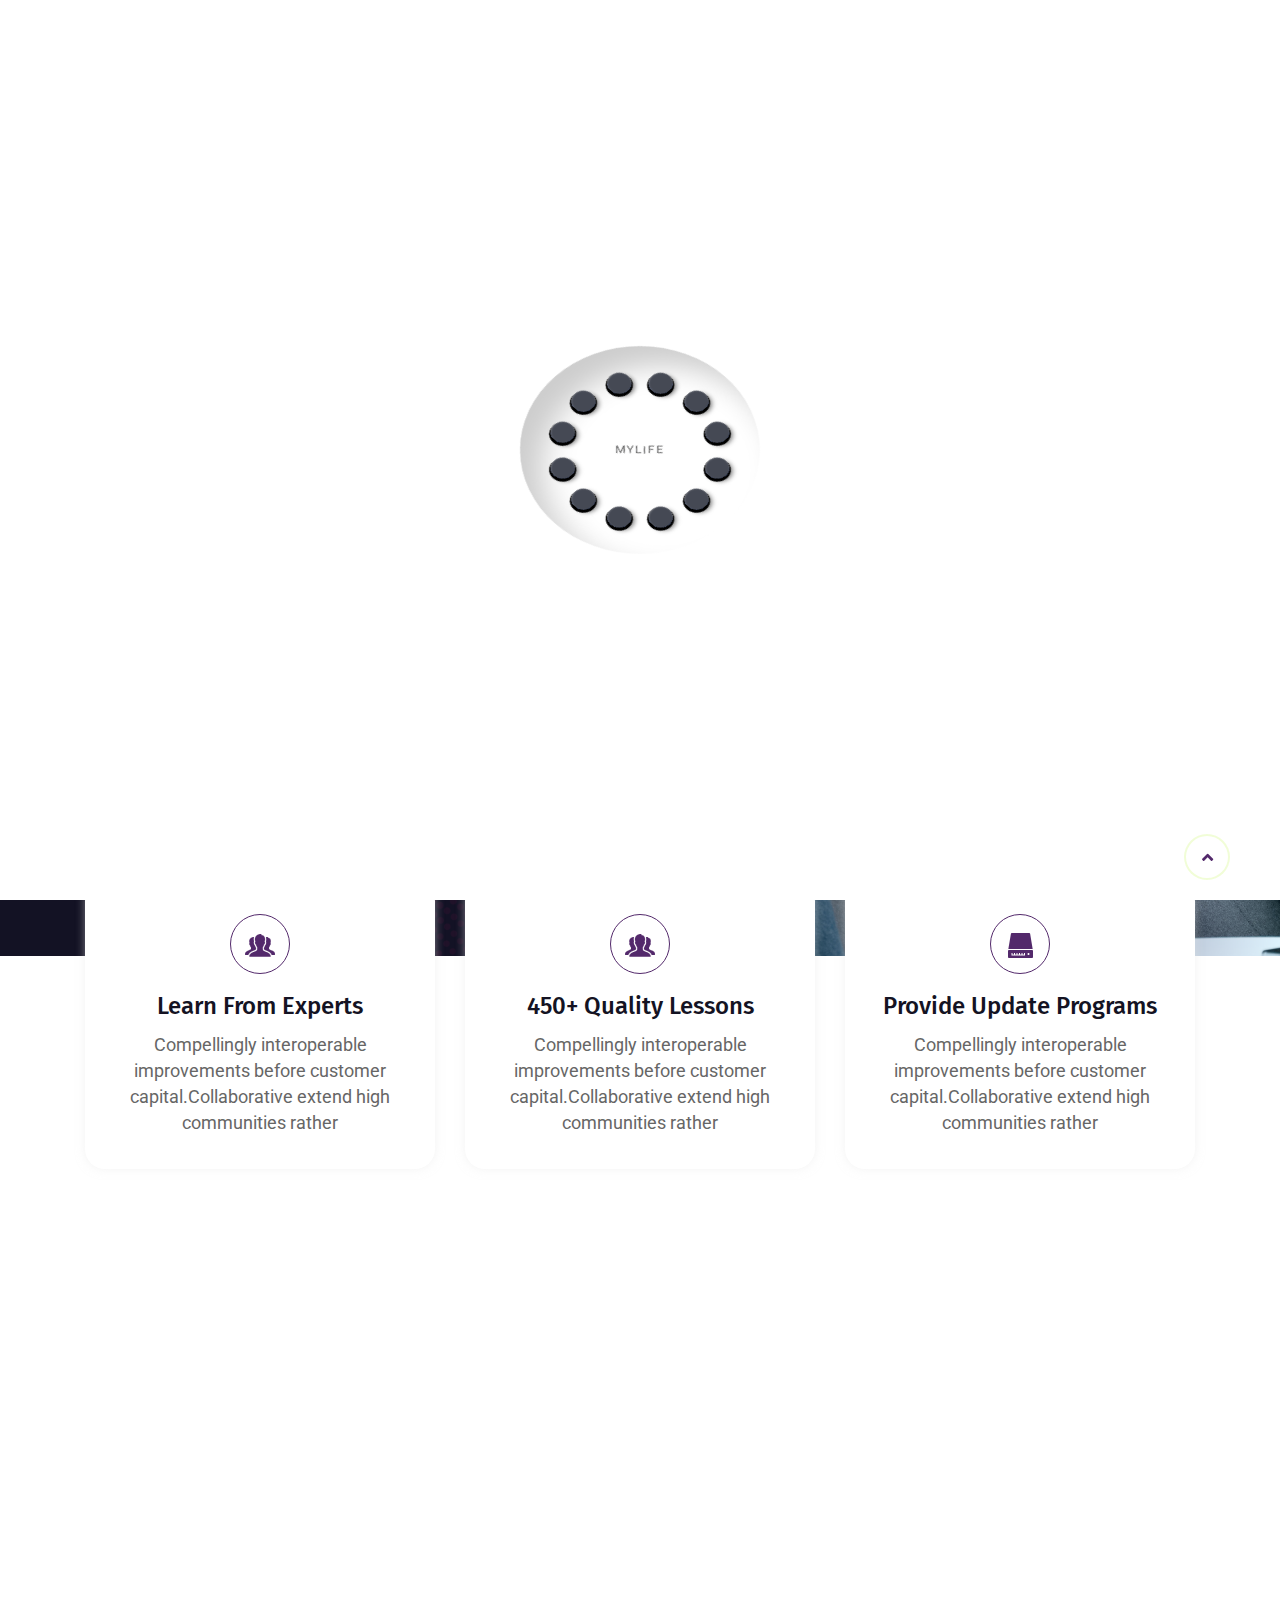
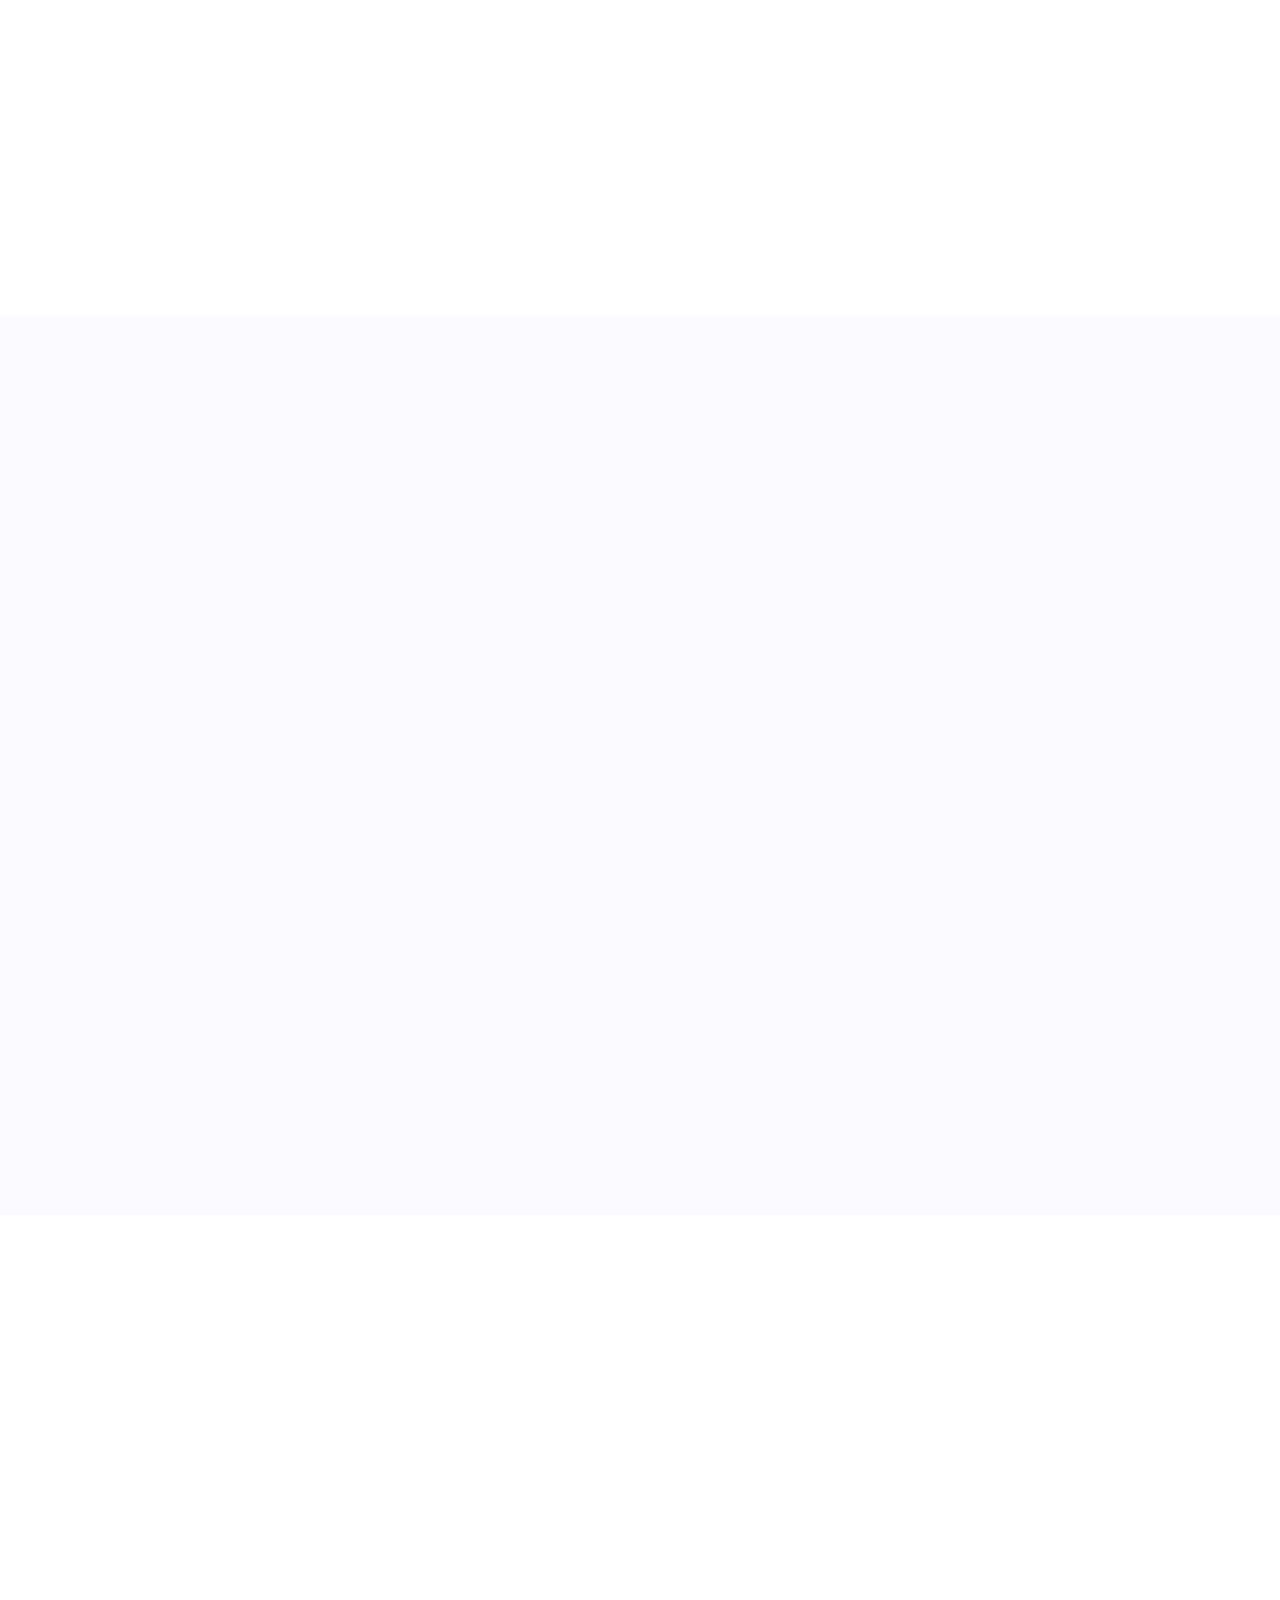
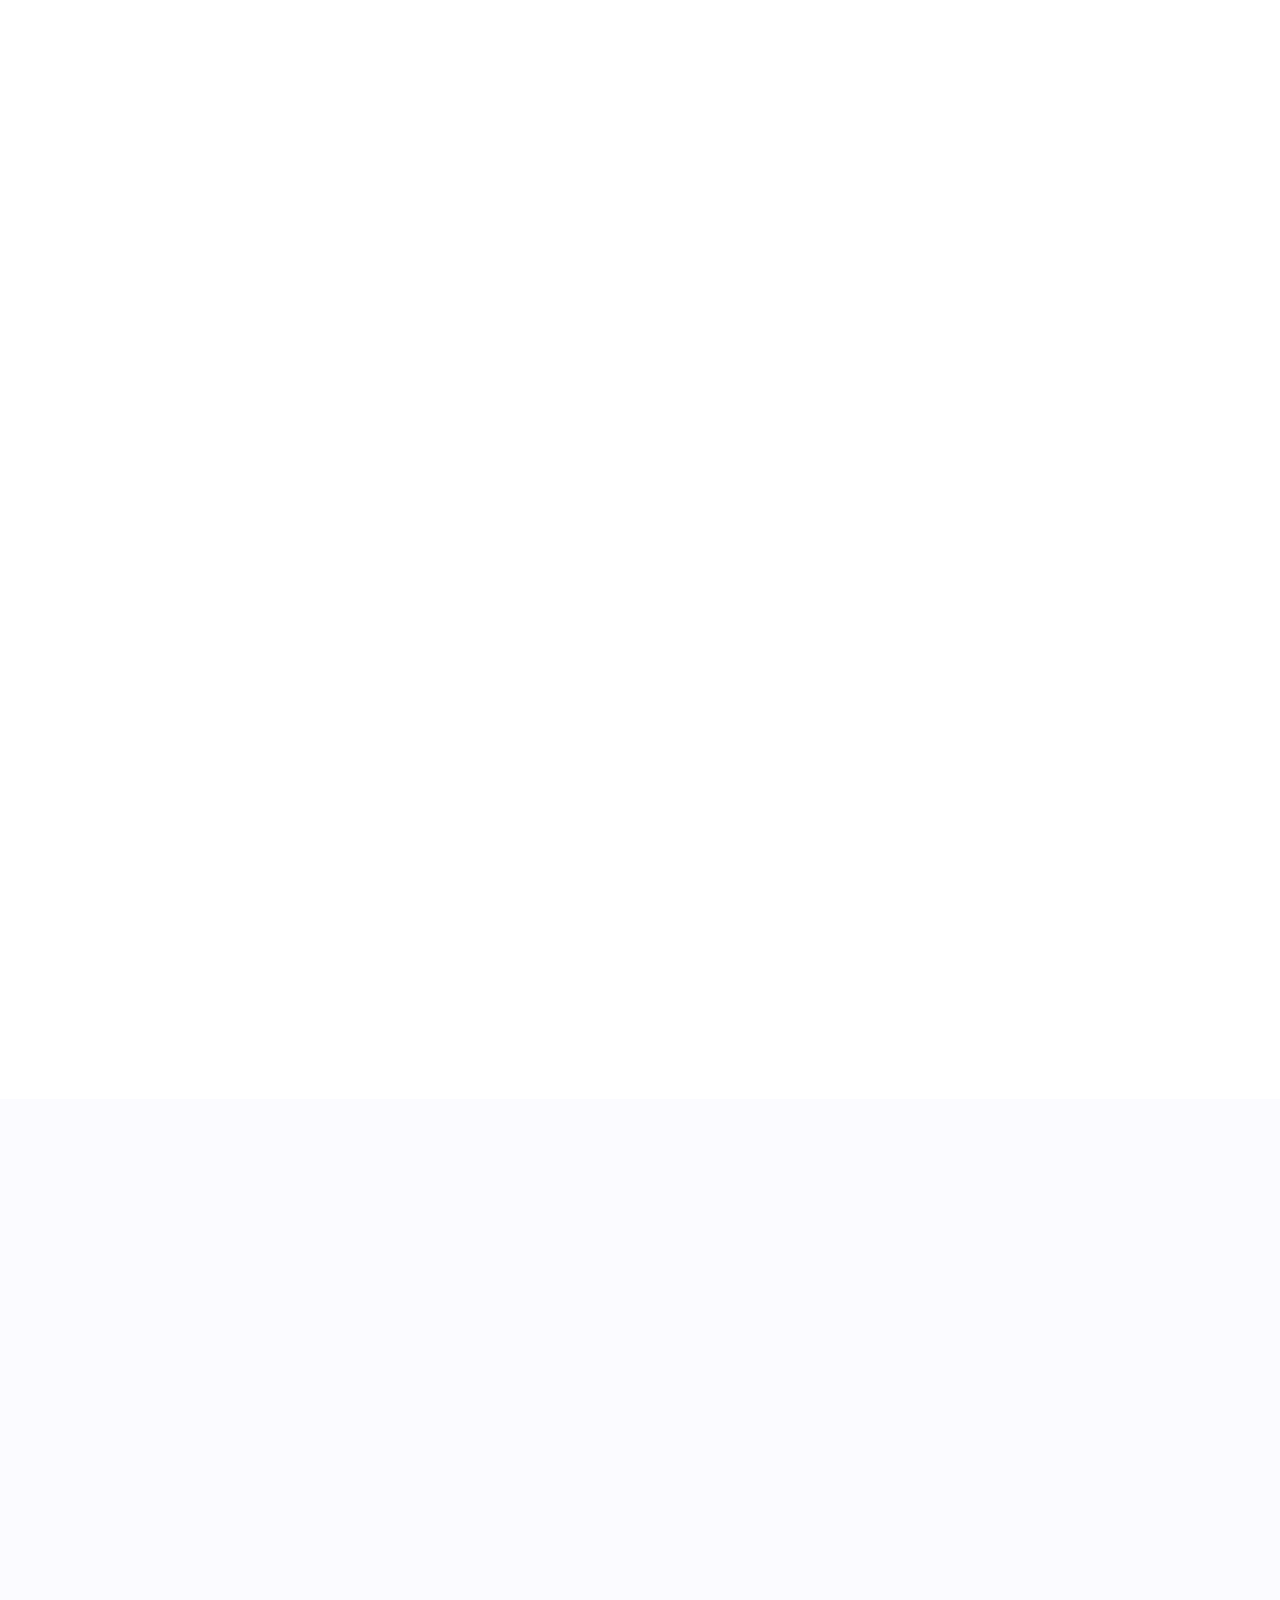
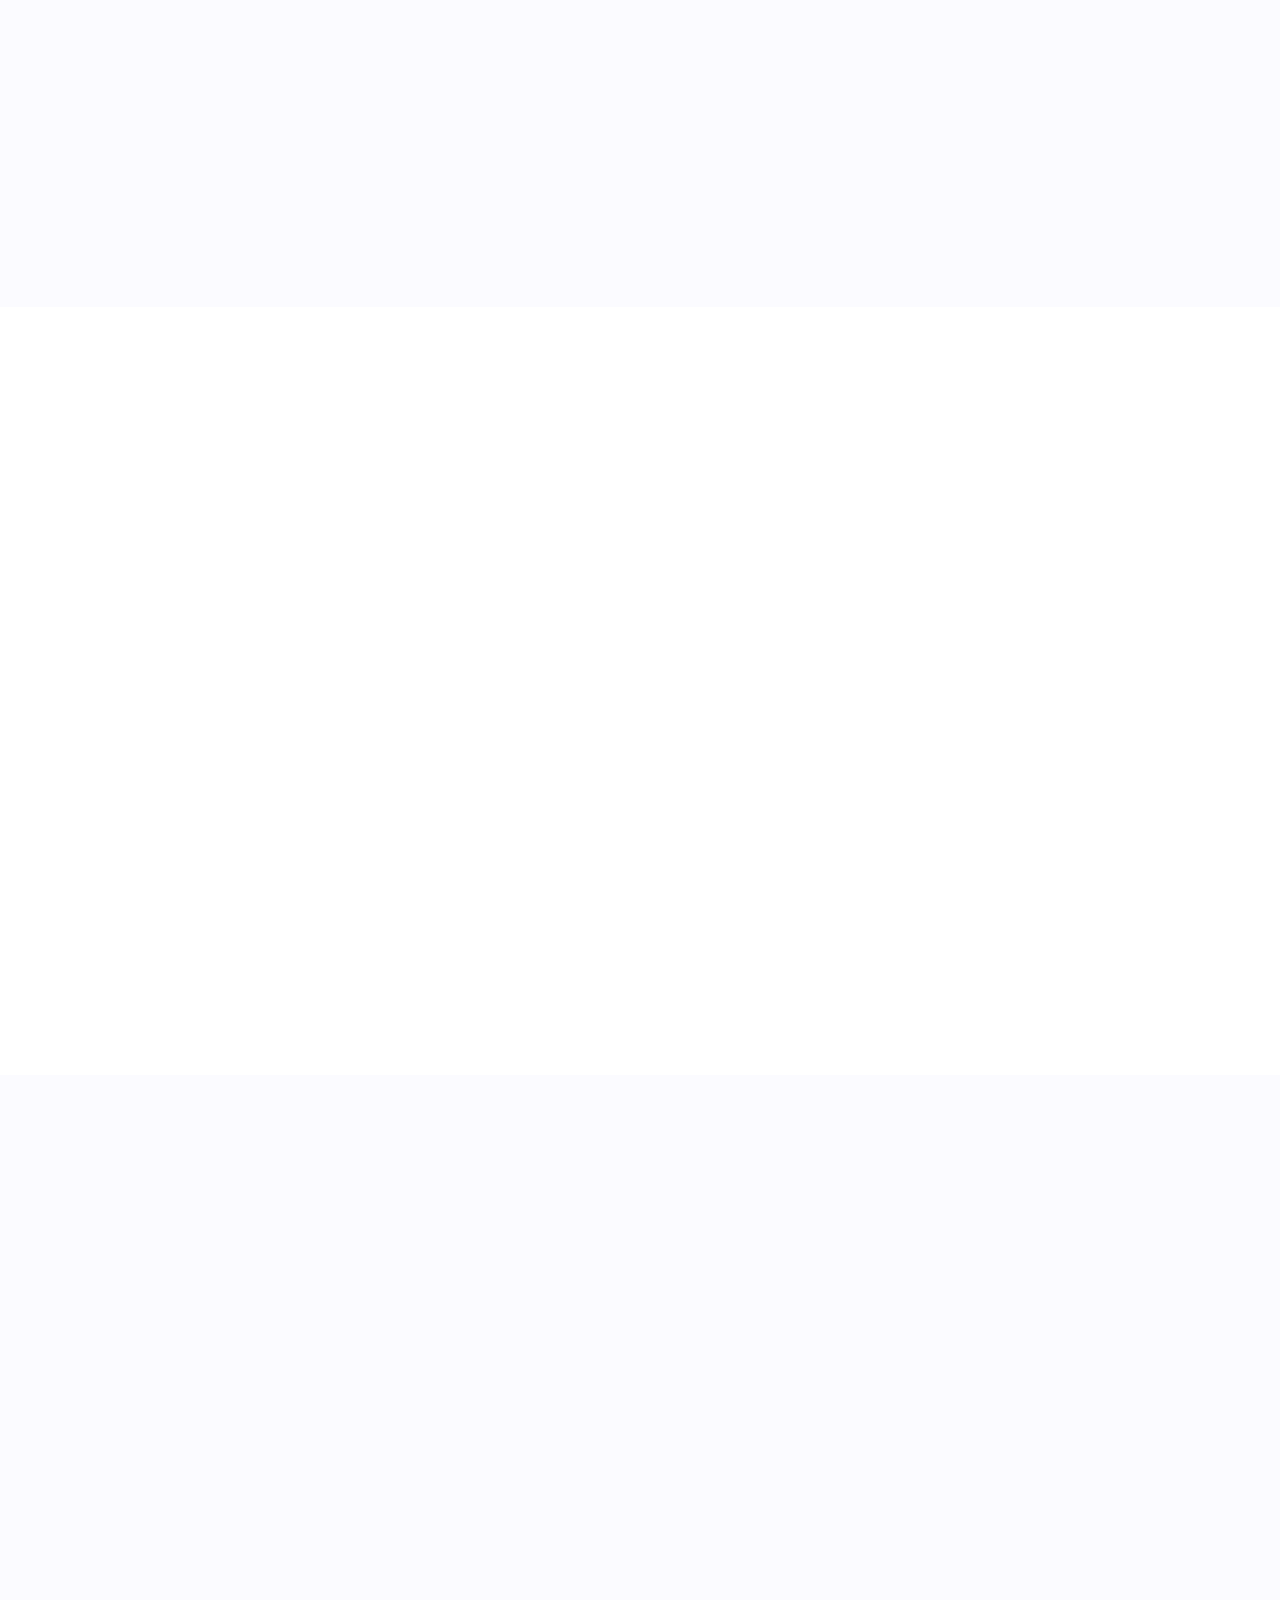
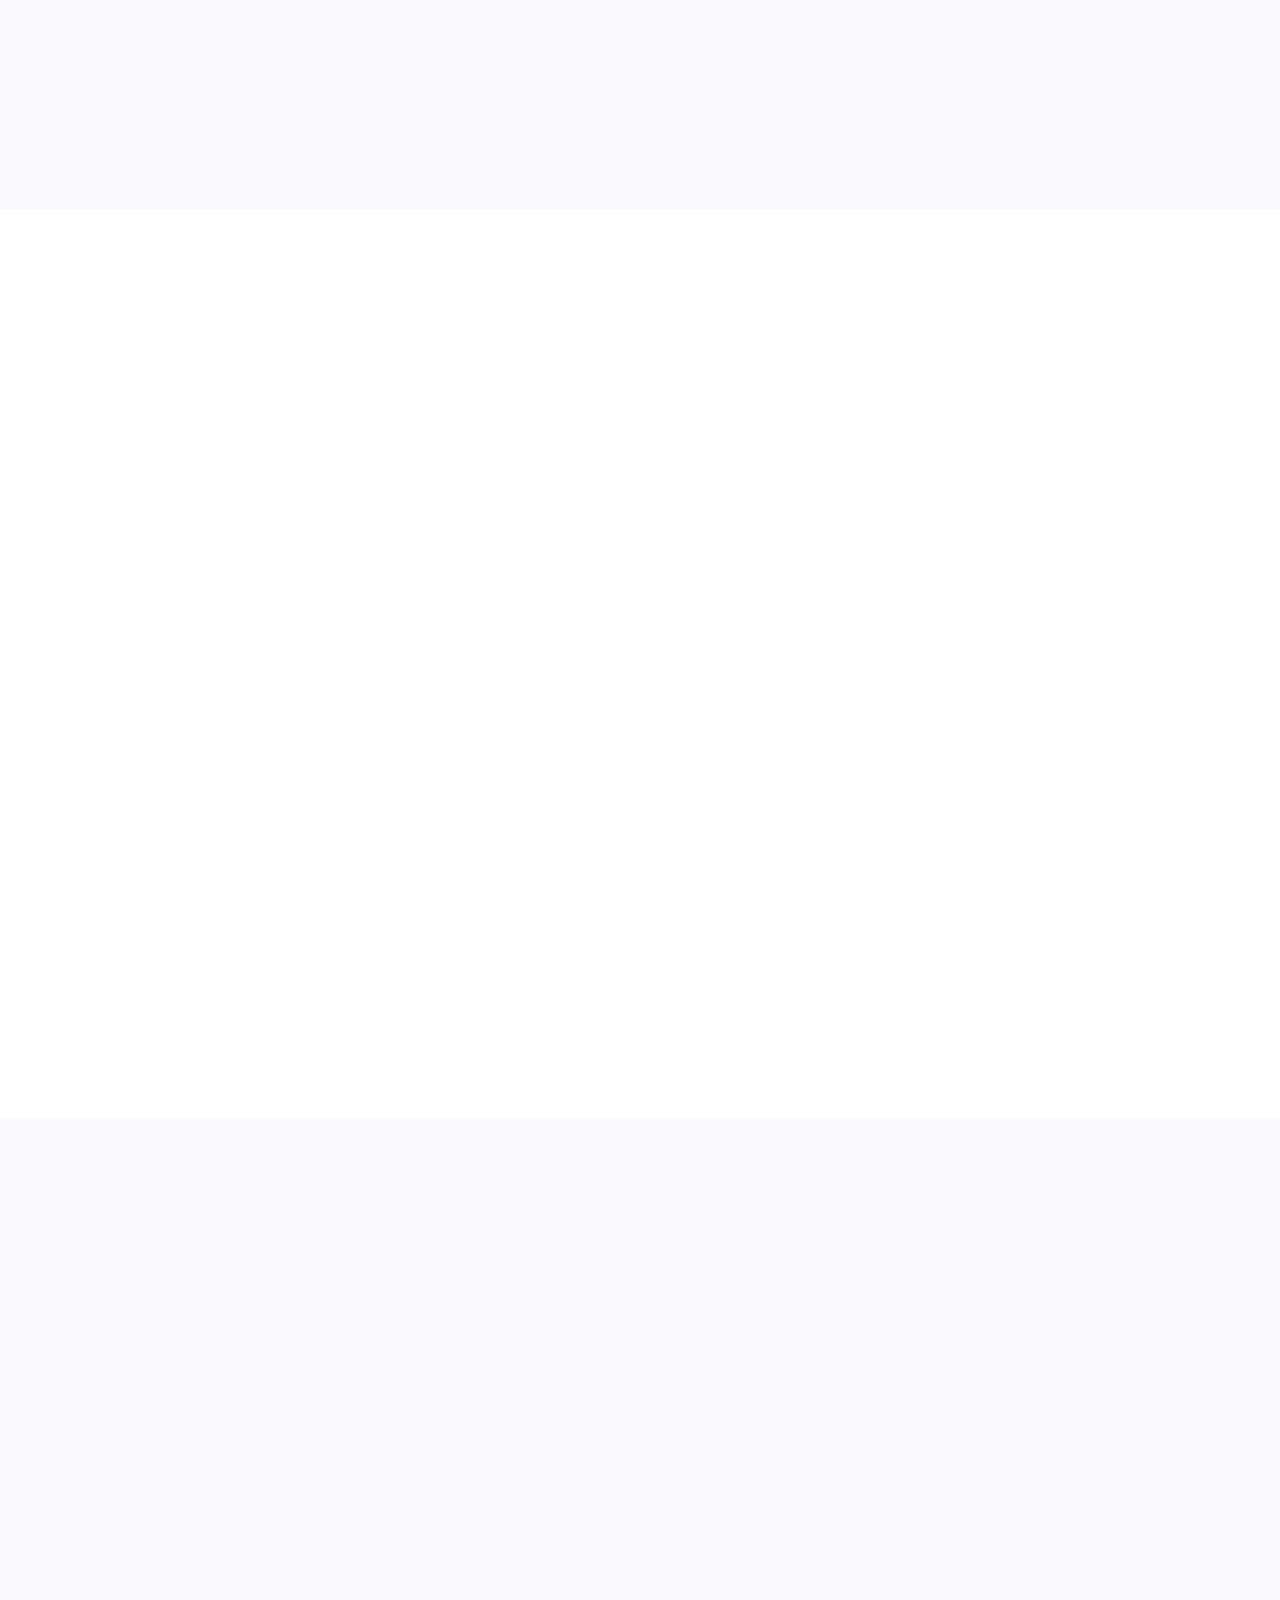
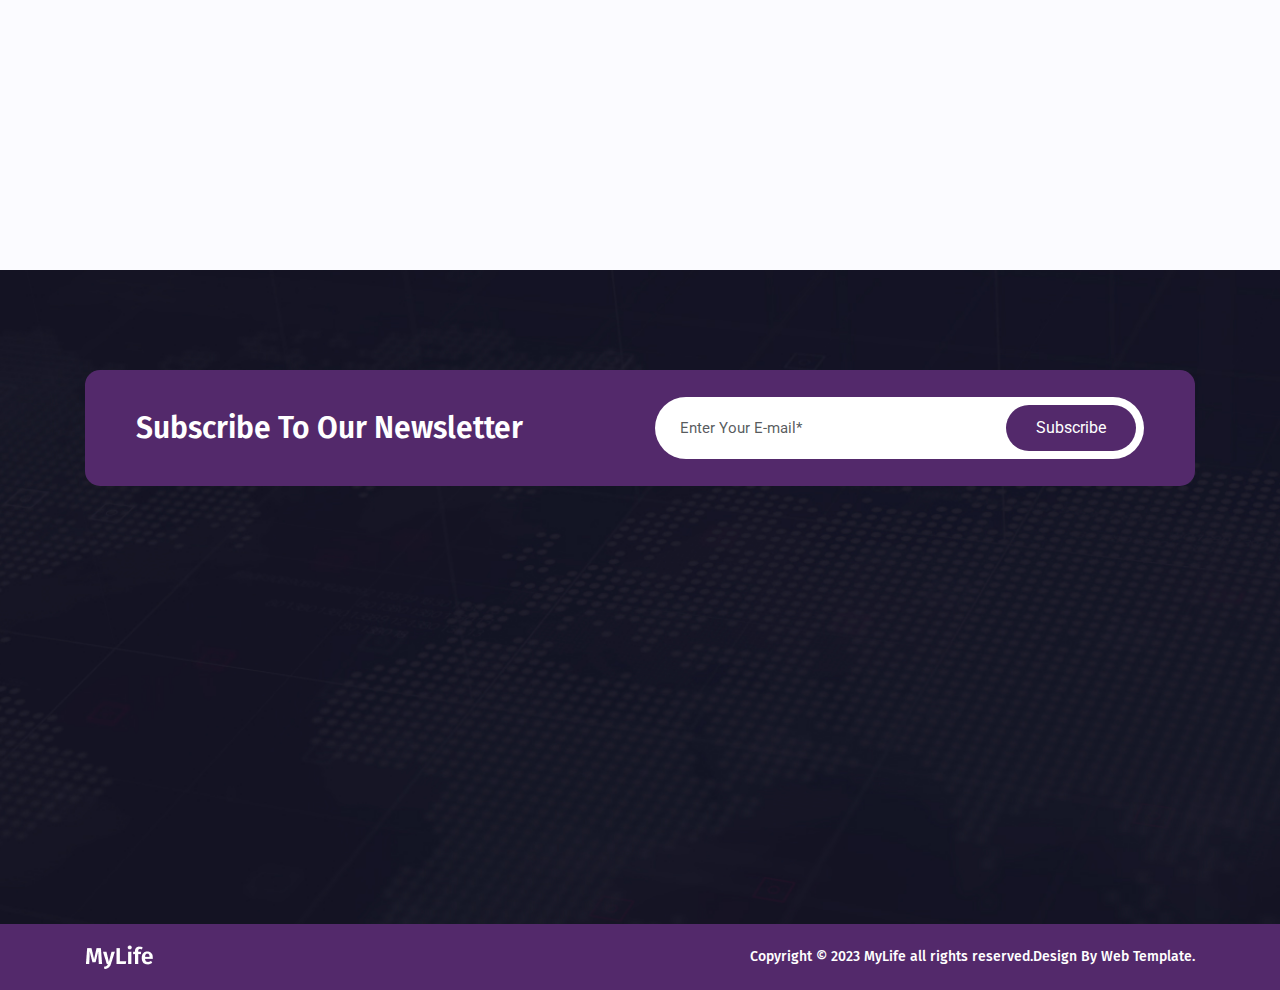
<file: index.html>
<!DOCTYPE html>
<html lang="en-US">
  <head>
    <meta charset="UTF-8" />
    <meta http-equiv="x-ua-compatible" content="ie=edge" />
    <title>mylife – Restaurant, Cafe HTML5 Template</title>
    <meta name="description" content="" />
    <meta name="viewport" content="width=device-width, initial-scale=1" />
    <!-- Favicon -->
    <link rel="icon" type="image/png" href="https://m100.ditsolution.net/html/comfy/assets/images/fav-icon/icon.png" />
    <!-- bootstrap CSS -->
    <link rel="stylesheet" href="assets/css/plugins/bootstrap.min.css" type="text/css" media="all" />
    <!-- Fontface -->
    <link href="https://fonts.cdnfonts.com/css/clash-display" rel="stylesheet" />
    <!-- Main Style CSS -->
    <link rel="stylesheet" href="assets/css/style.css" type="text/css" media="all" />
    <!-- responsive CSS -->
    <link rel="stylesheet" href="assets/css/responsive.css" type="text/css" media="all" />
  </head>
  <body>
    <!--========= Prealoader ==============-->
    <div class="loading-screen" id="loading-screen">
      <div class="pl">
        <div class="pl__dot"></div>
        <div class="pl__dot"></div>
        <div class="pl__dot"></div>
        <div class="pl__dot"></div>
        <div class="pl__dot"></div>
        <div class="pl__dot"></div>
        <div class="pl__dot"></div>
        <div class="pl__dot"></div>
        <div class="pl__dot"></div>
        <div class="pl__dot"></div>
        <div class="pl__dot"></div>
        <div class="pl__dot"></div>
        <div class="pl__text">MYLIFE</div>
      </div>
    </div>
    <!--========= End Prealoader ==============-->
    <!--===================================================-->
    <!-- starts mylife header top manu  -->
    <!--===================================================-->
    <div class="header-top-menu">
      <div class="container">
        <div class="row">
          <div class="col-lg-8 col-sm-8">
            <div class="header-top-menu-address">
              <div class="header-top-menu-text">
                <p>
                  <i class="fas fa-phone-alt"></i> +88 123 (456) 7890
                </p>
                <p class="mail">
                  <i class="far fa-envelope"></i> example@gmail.com
                </p>
              </div>
            </div>
          </div>
          <div class="col-lg-4 col-sm-4 text-right">
            <div class="header-top-menu-icon">
              <div class="header-top-menu-inner">
                <ul>
                  <li>
                    <a href="#">
                      <i class="fab fa-facebook-f"></i>
                    </a>
                  </li>
                  <li>
                    <a href="#">
                      <i class="fab fa-twitter"></i>
                    </a>
                  </li>
                  <li>
                    <a href="#">
                      <i class="fab fa-instagram"></i>
                    </a>
                  </li>
                  <li>
                    <a href="#">
                      <i class="fab fa-youtube"></i>
                    </a>
                  </li>
                </ul>
              </div>
            </div>
          </div>
        </div>
      </div>
    </div>
    <!--====================================================-->
    <!-- ends mylife header top manu  -->
    <!--====================================================-->
    <!--====================================================-->
    <!--starts mylife header menu  -->
    <!--====================================================-->
    <div id="sticky-header" class="mylife-nav-menu style-two">
      <div class="container">
        <div class="row header-bg">
          <div class="col-lg-3">
            <div class="logo">
              <a class="logo-img" href="index.html">
                <img src="assets/images/New folder/Logo.png" alt="" />
              </a>
              <a class="main-sticky" href="">
                <img src="assets/images/New folder/Logo.png" alt="" />
              </a>
            </div>
          </div>
          <div class="col-lg-9 text-right">
            <nav class="mylife-menu">
              <ul class="nav-scroll">
                <li>
                  <a href="#">Home <span>
                      <i class="fas fa-angle-down"></i>
                    </span>
                  </a>
                  <ul class="sub-menu">
                    <li>
                      <a href="index.html">Home One</a>
                    </li>
                    <li>
                      <a href="index-2.html">Home Two</a>
                    </li>
                  </ul>
                </li>
                <li>
                  <a href="about.html">About </a>
                </li>
                <li>
                  <a href="#">Pages <span>
                      <i class="fas fa-angle-down"></i>
                    </span>
                  </a>
                  <ul class="sub-menu">
                    <li>
                      <a href="about.html">About</a>
                    </li>
                    <li>
                      <a href="instructors.html">Instructor</a>
                    </li>
                    <li>
                      <a href="courses.html">Courses</a>
                    </li>
                    <li>
                      <a href="course-grid.html">Courses Grid</a>
                    </li>
                    <li>
                      <a href="courses-details.html">Courses Details</a>
                    </li>
                    <li>
                      <a href="contact-us.html">Contact</a>
                    </li>
                  </ul>
                </li>
                <li>
                  <a href="#">Blog <span>
                      <i class="fas fa-angle-down"></i>
                    </span>
                  </a>
                  <ul class="sub-menu">
                    <li>
                      <a href="blog.html">Blog</a>
                    </li>
                    <li>
                      <a href="blog-details.html">Blog Details</a>
                    </li>
                  </ul>
                </li>
                <li>
                  <a href="contact-us.html">Contact</a>
                </li>
              </ul>
              <div class="search-box-btn">
                <div class="nav-slider-button">
                  <a href="#" class="header-secrch-icon search-box-outer">
                    <i class="fas fa-search"></i>
                  </a>
                </div>
              </div>
              <div class="cart-button">
                <div class="nav-slider-cart">
                  <a href="a">
                    <i class="fas fa-shopping-basket"></i>
                  </a>
                </div>
              </div>
              <div class="nav-button">
                <div class="slider-button">
                  <a href="#">Get Appoinment</a>
                </div>
              </div>
            </nav>
          </div>
        </div>
      </div>
    </div>
    <!-- mylife Mobile Menu  -->
    <header class="mobile-menu-area sticky d-sm-block d-md-block d-lg-none ">
      <div class="mobile-menu">
        <nav class="comfy_menu">
          <ul class="nav-scroll">
            <li>
              <a href="#">Home <span>
                  <i class="fas fa-angle-down"></i>
                </span>
              </a>
              <ul class="sub-menu">
                <li>
                  <a href="index.html">Home One</a>
                </li>
                <li>
                  <a href="index-2.html">Home Two</a>
                </li>
              </ul>
            </li>
            <li>
              <a href="about.html">About </a>
            </li>
            <li>
              <a href="#">Pages <span>
                  <i class="fas fa-angle-down"></i>
                </span>
              </a>
              <ul class="sub-menu">
                <li>
                  <a href="about.html">About</a>
                </li>
                <li>
                  <a href="instructors.html">Instructor</a>
                </li>
                <li>
                  <a href="courses.html">Courses</a>
                </li>
                <li>
                  <a href="course-grid.html">Courses Grid</a>
                </li>
                <li>
                  <a href="courses-details.html">Courses Details</a>
                </li>
                <li>
                  <a href="contact-us.html">Contact</a>
                </li>
              </ul>
            </li>
            <li>
              <a href="#">Blog <span>
                  <i class="fas fa-angle-down"></i>
                </span>
              </a>
              <ul class="sub-menu">
                <li>
                  <a href="blog.html">Blog</a>
                </li>
                <li>
                  <a href="blog-details.html">Blog Details</a>
                </li>
              </ul>
            </li>
            <li>
              <a href="contact-us.html">Contact</a>
            </li>
          </ul>
        </nav>
      </div>
    </header>
    <!--=====================================================-->
    <!-- ends mylife header menu  -->
    <!--=====================================================-->
    <!--==================================================-->
    <!-- Start mylife search-popup Area-->
    <!--==================================================-->
    <div class="search-popup">
      <button class="close-search style-two">
        <span class="flaticon-multiply">
          <i class="far fa-times-circle"></i>
        </span>
      </button>
      <button class="close-search">
        <i class="bi bi-arrow-up"></i>
      </button>
      <form method="post" action="#">
        <div class="form-group">
          <input type="search" name="search-field" value="" placeholder="Search Here" required="" />
          <button type="submit">
            <i class="fa fa-search"></i>
          </button>
        </div>
      </form>
    </div>
    <!--==================================================-->
    <!-- End mylife search-popup Area-->
    <!--==================================================-->
    <!--=====================================================-->
    <!--starts mylife slider area -->
    <!--=====================================================-->
    <div class="slider-area">
      <div class="container">
        <div class="row">
          <div class="col-lg-12">
            <div class="all-button wow fadeInLeft" data-wow-delay=".2s">
              <a href="#">Unique Idea</a>
            </div>
            <div class="slider-content">
              <h1 class=" wow fadeInLeft" data-wow-delay=".3s">Life Coaching Will Push You</h1>
              <h1 class=" wow fadeInLeft" data-wow-delay=".4s">To Identify Your Goals</h1>
              <p class=" wow fadeInLeft" data-wow-delay=".5s"> Dynamically reconceptualize granular scenarios rather than sticky action items. <br /> Rapidiously customize front-end e-business highly efficient products. </p>
            </div>
            <div class="banner-button wow fadeInLeft" data-wow-delay=".6s">
              <div class="slider-button">
                <a href="#">Get Started</a>
              </div>
              <div class="video-button">
                <a href="#">
                  <i class="fas fa-play"></i>
                </a>
                <div class="button-text">
                  <h6>How It Works</h6>
                </div>
              </div>
            </div>
          </div>
        </div>
      </div>
    </div>
    <!--=====================================================-->
    <!--ends mylife slider area-->
    <!--=====================================================-->
    <!--=====================================================-->
    <!-- starts feature area -->
    <!--=====================================================-->
    <div class="feature-area">
      <div class="container">
        <div class="row reature-bg">
          <div class="col-lg-4 col-md-6 wow fadeInLeft" data-wow-delay=".2s">
            <div class="single-feature-box">
              <div class="feuture-box-inner">
                <div class="feature-icon">
                  <img src="assets/images/icons/man-icon.png" alt="" />
                </div>
                <div class="feature-title">
                  <h3>Learn From Experts</h3>
                </div>
                <div class="feature-text">
                  <p> Compellingly interoperable improvements before customer capital.Collaborative extend high communities rather </p>
                </div>
              </div>
            </div>
          </div>
          <div class="col-lg-4 col-md-6 wow fadeInDown" data-wow-delay=".4s">
            <div class="single-feature-box">
              <div class="feuture-box-inner">
                <div class="feature-icon">
                  <img src="assets/images/icons/man-icon.png" alt="" />
                </div>
                <div class="feature-title">
                  <h3>450+ Quality Lessons</h3>
                </div>
                <div class="feature-text">
                  <p> Compellingly interoperable improvements before customer capital.Collaborative extend high communities rather </p>
                </div>
              </div>
            </div>
          </div>
          <div class="col-lg-4 col-md-6 wow fadeInRight" data-wow-delay=".6s">
            <div class="single-feature-box">
              <div class="feuture-box-inner">
                <div class="feature-icon">
                  <img src="assets/images/icons/ssd1.png" alt="" />
                </div>
                <div class="feature-title">
                  <h3>Provide Update Programs</h3>
                </div>
                <div class="feature-text">
                  <p> Compellingly interoperable improvements before customer capital.Collaborative extend high communities rather </p>
                </div>
              </div>
            </div>
          </div>
        </div>
      </div>
    </div>
    <!--======================================================-->
    <!--ends feature area-->
    <!--======================================================-->
    <!--=======================================================-->
    <!--starts mylife about area-->
    <!--=======================================================-->
    <div class="about-area">
      <div class="container">
        <div class="row">
          <div class="col-lg-6 col-md-12">
            <div class="mylife-section-title text-left">
              <div class="all-button wow fadeInLeft" data-wow-delay=".2s">
                <a href="#">About Us</a>
              </div>
              <div class="sec-title wow fadeInLeft" data-wow-delay=".3s">
                <h3>We Offer Life Coaching From Professional Advisors</h3>
                <p class="wow fadeInLeft" data-wow-delay=".4s"> Collaboratively pursue market-driven quality vectors via robust functionalities. Dramatically supply goal-oriented opportunities through scalable.Objectively incentivize go forward outsourcing after prospective products. </p>
              </div>
            </div>
            <div class="mylife-icon-box wow fadeInLeft" data-wow-delay=".5s">
              <div class="mylife-icon-list">
                <ul>
                  <li>
                    <i class="fas fa-check"></i>
                    <span>Compellingly engineer extensible testing procedures items.</span>
                  </li>
                  <li>
                    <i class="fas fa-check"></i>
                    <span>Assertively deliver distinctive without leadership. </span>
                  </li>
                </ul>
              </div>
            </div>
            <!-- progress bar -->
            <div class="progress-box wow fadeInLeft" data-wow-delay=".6s">
              <div class="simple-progress">
                <div class="circle_percent" data-percent="85">
                  <div class="circle_inner">
                    <div class="round_per"></div>
                  </div>
                </div>
                <div class="circle-progress-title">
                  <h4> Clients <br /> Satisfactions </h4>
                </div>
              </div>
              <div class="extra-progress">
                <div class="circle_percent" data-percent="95">
                  <div class="circle_inner">
                    <div class="round_per"></div>
                  </div>
                </div>
                <div class="circle-progress-title">
                  <h4> Finance <br /> Consulting </h4>
                </div>
              </div>
            </div>
            <div class="mylife-icon wow fadeInLeft" data-wow-delay=".5s">
              <div class="slider-button">
                <a href="#">More About</a>
              </div>
            </div>
          </div>
          <div class="col-lg-6 col-md-12">
            <div class="mylife-slider-image wow fadeInRight" data-wow-delay="0.7s" data-wow-duration="1s">
              <img src="assets/images/slider-image/Group 3.png" alt="" />
              <div class="mylife-slider-title">
                <h3>13 Years</h3>
                <h6>Of Experience</h6>
              </div>
            </div>
          </div>
        </div>
      </div>
    </div>
    <!--=======================================================-->
    <!--ends mylife about area-->
    <!--=======================================================-->
    <!--=======================================================-->
    <!--starts Popular Category area-->
    <!--=======================================================-->
    <div class="popular-category">
      <div class="container">
        <div class="row">
          <div class="mylife-section-title">
            <div class="all-button wow fadeInDown" data-wow-delay=".2s">
              <a href="#">Popular Category</a>
            </div>
            <div class="mylife-section-text">
              <h3 class="wow fadeInDown" data-wow-delay=".2s"> Explore Thousands of Creative Categories </h3>
              <p class="wow fadeInDown" data-wow-delay=".4s"> Continually conceptualize enterprise-wide services and market positioning initiatives. Proactively pontificate ubiquitous potentialities whereas exceptional communities. </p>
            </div>
          </div>
          <div class="col-lg-3 col-md-6 wow fadeInLeft" data-wow-delay=".3s">
            <div class="popular-single-box">
              <div class="popular-box-inner">
                <div class="popular-icon">
                  <img src="assets/images/icons/popular-icon1.png" alt="" />
                </div>
                <div class="popular-title">
                  <h3>UI/UX Design</h3>
                </div>
                <div class="popular-text">
                  <p>123 Courses Available</p>
                </div>
              </div>
              <div class="popular-box-inner">
                <div class="popular-icon">
                  <img src="assets/images/icons/popular-icon1.png" alt="" />
                </div>
                <div class="popular-title">
                  <h3>UI/UX Design</h3>
                </div>
                <div class="popular-text">
                  <p>123 Courses Available</p>
                </div>
              </div>
            </div>
          </div>
          <div class="col-lg-3 col-md-6 wow fadeInLeft" data-wow-delay=".5s">
            <div class="popular-single-box">
              <div class="popular-box-inner">
                <div class="popular-icon">
                  <img src="assets/images/icons/popular-icon-2.png" alt="" />
                </div>
                <div class="popular-title">
                  <h3>Development</h3>
                </div>
                <div class="popular-text">
                  <p>138 Courses Available</p>
                </div>
              </div>
              <div class="popular-box-inner">
                <div class="popular-icon">
                  <img src="assets/images/icons/popular-icon-2.png" alt="" />
                </div>
                <div class="popular-title">
                  <h3>Development</h3>
                </div>
                <div class="popular-text">
                  <p>138 Courses Available</p>
                </div>
              </div>
            </div>
          </div>
          <div class="col-lg-3 col-md-6 wow fadeInRight" data-wow-delay=".5s">
            <div class="popular-single-box">
              <div class="popular-box-inner">
                <div class="popular-icon">
                  <img src="assets/images/icons/popular-icon-5 (2).png" alt="" />
                </div>
                <div class="popular-title">
                  <h3>Vediography</h3>
                </div>
                <div class="popular-text">
                  <p>183 Courses Available</p>
                </div>
              </div>
              <div class="popular-box-inner">
                <div class="popular-icon">
                  <img src="assets/images/icons/popular-icon-5 (2).png" alt="" />
                </div>
                <div class="popular-title">
                  <h3>Vediography</h3>
                </div>
                <div class="popular-text">
                  <p>183 Courses Available</p>
                </div>
              </div>
            </div>
          </div>
          <div class="col-lg-3 col-md-6 wow fadeInRight" data-wow-delay=".3s">
            <div class="popular-single-box">
              <div class="popular-box-inner">
                <div class="popular-icon">
                  <img src="assets/images/icons/popula-icon4-.png" alt="" />
                </div>
                <div class="popular-title">
                  <h3>Web Design</h3>
                </div>
                <div class="popular-text">
                  <p>162 Courses Available</p>
                </div>
              </div>
              <div class="popular-box-inner">
                <div class="popular-icon">
                  <img src="assets/images/icons/popula-icon4-.png" alt="" />
                </div>
                <div class="popular-title">
                  <h3>Web Design</h3>
                </div>
                <div class="popular-text">
                  <p>162 Courses Available</p>
                </div>
              </div>
            </div>
          </div>
          <div class="col-lg-3 col-md-6 wow fadeInLeft" data-wow-delay=".3s">
            <div class="popular-single-box">
              <div class="popular-box-inner">
                <div class="popular-icon">
                  <img src="assets/images/icons/popular-icon-5 (2).png" alt="" />
                </div>
                <div class="popular-title">
                  <h3>Marketing</h3>
                </div>
                <div class="popular-text">
                  <p>123 Courses Available</p>
                </div>
              </div>
              <div class="popular-box-inner">
                <div class="popular-icon">
                  <img src="assets/images/icons/popular-icon-5 (2).png" alt="" />
                </div>
                <div class="popular-title">
                  <h3>Marketing</h3>
                </div>
                <div class="popular-text">
                  <p>123 Courses Available</p>
                </div>
              </div>
            </div>
          </div>
          <div class="col-lg-3 col-md-6 wow fadeInLeft" data-wow-delay=".5s">
            <div class="popular-single-box">
              <div class="popular-box-inner">
                <div class="popular-icon">
                  <img src="assets/images/icons/popular-icon-6 (2).png" alt="" />
                </div>
                <div class="popular-title">
                  <h3>Technology</h3>
                </div>
                <div class="popular-text">
                  <p>274 Courses Available</p>
                </div>
              </div>
              <div class="popular-box-inner">
                <div class="popular-icon">
                  <img src="assets/images/icons/popular-icon-6 (2).png" alt="" />
                </div>
                <div class="popular-title">
                  <h3>Technology</h3>
                </div>
                <div class="popular-text">
                  <p>274 Courses Available</p>
                </div>
              </div>
            </div>
          </div>
          <div class="col-lg-3 col-md-6 wow fadeInRight" data-wow-delay=".5s">
            <div class="popular-single-box">
              <div class="popular-box-inner">
                <div class="popular-icon">
                  <img src="assets/images/icons/popular-icon-7.png" alt="" />
                </div>
                <div class="popular-title">
                  <h3>SEO Optimization</h3>
                </div>
                <div class="popular-text">
                  <p>110 Courses Available</p>
                </div>
              </div>
              <div class="popular-box-inner">
                <div class="popular-icon">
                  <img src="assets/images/icons/popular-icon-7.png" alt="" />
                </div>
                <div class="popular-title">
                  <h3>SEO Optimization</h3>
                </div>
                <div class="popular-text">
                  <p>110 Courses Available</p>
                </div>
              </div>
            </div>
          </div>
          <div class="col-lg-3 col-md-6 wow fadeInRight" data-wow-delay=".3s">
            <div class="popular-single-box">
              <div class="popular-box-inner">
                <div class="popular-icon">
                  <img src="assets/images/icons/popular-icon-8.png" alt="" />
                </div>
                <div class="popular-title">
                  <h3>IT & Software</h3>
                </div>
                <div class="popular-text">
                  <p>262 Courses Available</p>
                </div>
              </div>
              <div class="popular-box-inner">
                <div class="popular-icon">
                  <img src="assets/images/icons/popular-icon-8.png" alt="" />
                </div>
                <div class="popular-title">
                  <h3>IT & Software</h3>
                </div>
                <div class="popular-text">
                  <p>262 Courses Available</p>
                </div>
              </div>
            </div>
          </div>
        </div>
      </div>
    </div>
    <!--=======================================================-->
    <!--ends popular Category area  -->
    <!--=======================================================-->
    <!--=======================================================-->
    <!-- starts Attractive Courses area -->
    <!--=======================================================-->
    <div class="Attractive-section">
      <div class="container">
        <div class="row">
          <div class="mylife-section-title">
            <div class="all-button wow fadeInDown" data-wow-delay=".2s">
              <a href="#">Attractive Courses</a>
            </div>
            <div class="mylife-section-text">
              <h3 class="wow fadeInDown" data-wow-delay=".3s">Course Solution For Your Company</h3>
              <p class="wow fadeInDown" data-wow-delay=".4s"> Distinctively enable holistic solutions before orthogonal information. Proactively utilize multifunctional web-readiness for technically sound interfaces. </p>
            </div>
          </div>
          <div class="col-lg-4 col-md-6 wow fadeInUp" data-wow-delay=".3s">
            <div class="single-blog-box">
              <div class="single-blog-thumb">
                <img src="assets/images/attractive-1.png" alt="" />
              </div>
              <div class="em-blog-content">
                <div class="blog-middle-button">
                  <div class="all-button">
                    <a href="#">Development</a>
                  </div>
                  <div class="math-text">
                    <h2>85</h2>
                  </div>
                </div>
                <div class="em-blog-title">
                  <h2>
                    <a href="#">How to Learn PHP and WordPress Web Development</a>
                  </h2>
                </div>
                <div class="em-blog-icon">
                  <p>
                    <i class="fas fa-user"></i>
                    <span class="user"> 24 Students</span>
                    <i class="fab fa-instagram-square"></i>
                    <span>30 Lessons</span>
                    <i class="fas fa-star-half-alt"></i>
                    <span>27</span>
                  </p>
                </div>
                <div class="person-info-box">
                  <div class="person-image">
                    <img src="assets/images/Attrative-small-image/small-image-1.png" alt="" />
                  </div>
                  <div class="person-text">
                    <h6>Grace J. Rogers</h6>
                    <p>CEO & Founder</p>
                  </div>
                </div>
              </div>
            </div>
          </div>
          <div class="col-lg-4 col-md-6 wow fadeInUp" data-wow-delay=".5s">
            <div class="single-blog-box">
              <div class="single-blog-thumb">
                <img src="assets/images/attractive-2.png" alt="" />
              </div>
              <div class="em-blog-content">
                <div class="blog-middle-button">
                  <div class="all-button">
                    <a href="#">Marketing</a>
                  </div>
                  <div class="math-text">
                    <h2>64</h2>
                  </div>
                </div>
                <div class="em-blog-title">
                  <h2>
                    <a href="#">How to Learn PHP and Marketing Web Development</a>
                  </h2>
                </div>
                <div class="em-blog-icon">
                  <p>
                    <i class="fas fa-user"></i>
                    <span class="user"> 24 Students</span>
                    <i class="fab fa-instagram-square"></i>
                    <span>30 Lessons</span>
                    <i class="fas fa-star-half-alt"></i>
                    <span>27</span>
                  </p>
                </div>
                <div class="person-info-box">
                  <div class="person-image">
                    <img src="assets/images/Attrative-small-image/small-image-2.png" alt="" />
                  </div>
                  <div class="person-text">
                    <h6>Grace J. Rogers</h6>
                    <p>CEO & Founder</p>
                  </div>
                </div>
              </div>
            </div>
          </div>
          <div class="col-lg-4 col-md-6 wow fadeInUp" data-wow-delay=".7s">
            <div class="single-blog-box">
              <div class="single-blog-thumb">
                <img src="assets/images/attractive-3.png" alt="" />
              </div>
              <div class="em-blog-content">
                <div class="blog-middle-button">
                  <div class="all-button">
                    <a href="#">UI/UX Design</a>
                  </div>
                  <div class="math-text">
                    <h2>85</h2>
                  </div>
                </div>
                <div class="em-blog-title">
                  <h2>
                    <a href="#">How to Learn UI/UX Design and Web Development</a>
                  </h2>
                </div>
                <div class="em-blog-icon">
                  <p>
                    <i class="fas fa-user"></i>
                    <span class="user"> 24 Students</span>
                    <i class="fab fa-instagram-square"></i>
                    <span>30 Lessons</span>
                    <i class="fas fa-star-half-alt"></i>
                    <span>27</span>
                  </p>
                </div>
                <div class="person-info-box">
                  <div class="person-image">
                    <img src="assets/images/Attrative-small-image/small-image-3.png" alt="" />
                  </div>
                  <div class="person-text">
                    <h6>Grace J. Rogers</h6>
                    <p>CEO & Founder</p>
                  </div>
                </div>
              </div>
            </div>
          </div>
          <div class="col-lg-4 col-md-6 wow fadeInUp" data-wow-delay=".7s">
            <div class="single-blog-box">
              <div class="single-blog-thumb">
                <img src="assets/images/attractive-4.png" alt="" />
              </div>
              <div class="em-blog-content">
                <div class="blog-middle-button">
                  <div class="all-button">
                    <a href="#">Technology</a>
                  </div>
                  <div class="math-text">
                    <h2>85</h2>
                  </div>
                </div>
                <div class="em-blog-title">
                  <h2>
                    <a href="#">How to Learn PHP and WordPress Web Development</a>
                  </h2>
                </div>
                <div class="em-blog-icon">
                  <p>
                    <i class="fas fa-user"></i>
                    <span class="user"> 24 Students</span>
                    <i class="fab fa-instagram-square"></i>
                    <span>30 Lessons</span>
                    <i class="fas fa-star-half-alt"></i>
                    <span>27</span>
                  </p>
                </div>
                <div class="person-info-box">
                  <div class="person-image">
                    <img src="assets/images/Attrative-small-image/small-image-4.png" alt="" />
                  </div>
                  <div class="person-text">
                    <h6>Grace J. Rogers</h6>
                    <p>CEO & Founder</p>
                  </div>
                </div>
              </div>
            </div>
          </div>
          <div class="col-lg-4 col-md-6 wow fadeInUp" data-wow-delay=".5s">
            <div class="single-blog-box">
              <div class="single-blog-thumb">
                <img src="assets/images/attractive-5.png" alt="" />
              </div>
              <div class="em-blog-content">
                <div class="blog-middle-button">
                  <div class="all-button">
                    <a href="#">Web Design</a>
                  </div>
                  <div class="math-text">
                    <h2>85</h2>
                  </div>
                </div>
                <div class="em-blog-title">
                  <h2>
                    <a href="#">How to Learn PHP and Marketing Web Development</a>
                  </h2>
                </div>
                <div class="em-blog-icon">
                  <p>
                    <i class="fas fa-user"></i>
                    <span class="user"> 24 Students</span>
                    <i class="fab fa-instagram-square"></i>
                    <span>30 Lessons</span>
                    <i class="fas fa-star-half-alt"></i>
                    <span>27</span>
                  </p>
                </div>
                <div class="person-info-box">
                  <div class="person-image">
                    <img src="assets/images/Attrative-small-image/small-image-5.png" alt="" />
                  </div>
                  <div class="person-text">
                    <h6>Grace J. Rogers</h6>
                    <p>CEO & Founder</p>
                  </div>
                </div>
              </div>
            </div>
          </div>
          <div class="col-lg-4 col-md-6 wow fadeInUp" data-wow-delay=".3s">
            <div class="single-blog-box">
              <div class="single-blog-thumb">
                <img src="assets/images/attractive-6.png" alt="" />
              </div>
              <div class="em-blog-content">
                <div class="blog-middle-button">
                  <div class="all-button">
                    <a href="#">IT & Software</a>
                  </div>
                  <div class="math-text">
                    <h2>85</h2>
                  </div>
                </div>
                <div class="em-blog-title">
                  <h2>
                    <a href="#">How to Learn PHP and WordPress Web Development</a>
                  </h2>
                </div>
                <div class="em-blog-icon">
                  <p>
                    <i class="fas fa-user"></i>
                    <span class="user"> 24 Students</span>
                    <i class="fab fa-instagram-square"></i>
                    <span>30 Lessons</span>
                    <i class="fas fa-star-half-alt"></i>
                    <span>27</span>
                  </p>
                </div>
                <div class="person-info-box">
                  <div class="person-image">
                    <img src="assets/images/Attrative-small-image/small-image-6.png" alt="" />
                  </div>
                  <div class="person-text">
                    <h6>Grace J. Rogers</h6>
                    <p>CEO & Founder</p>
                  </div>
                </div>
              </div>
            </div>
          </div>
        </div>
      </div>
    </div>
    <!--=======================================================-->
    <!-- ends Attractive Courses area -->
    <!--=======================================================-->
    <!--=======================================================-->
    <!-- starts Why Choose Us area -->
    <!--=======================================================-->
    <div class="why-choose-us-area">
      <div class="container">
        <div class="row">
          <div class="col-lg-6 col-md-12">
            <div class="why-choose-us-thumb wow fadeInLeft">
              <img src="assets/images/why-chooice-area/Mask group.png" alt="" />
              <div class="why-choose-left">
                <h3>Fully Safe & Secure</h3>
              </div>
              <div class="tea-image">
                <img src="assets/images/why-chooice-area/pexels-andrea-piacquadio-3784334 1.png" alt="" />
              </div>
              <div class="people-image">
                <div class="people-text">
                  <h4>Total Student</h4>
                </div>
                <div class="people-icon">
                  <img src="assets/images/why-chooice-area/man-1.png" alt="" />
                  <img src="assets/images/why-chooice-area/man-2.png" alt="" />
                  <img src="assets/images/why-chooice-area/man-3.png" alt="" />
                  <img src="assets/images/why-chooice-area/man-4.png" alt="" />
                  <img src="assets/images/why-chooice-area/man-5.png" alt="" />
                </div>
              </div>
              <div class="blog-thum-icon">
                <ul>
                  <li>
                    <a href="#">
                      <i class="fas fa-volume-mute"></i>
                    </a>
                  </li>
                  <li>
                    <a href="#">
                      <i class="fas fa-phone-alt"></i>
                    </a>
                  </li>
                  <li>
                    <a href="#">
                      <i class="fas fa-video"></i>
                    </a>
                  </li>
                  <li>
                    <a href="#">
                      <i class="fas fa-ellipsis-h"></i>
                    </a>
                  </li>
                </ul>
              </div>
            </div>
          </div>
          <div class="col-lg-6 col-md-12">
            <div class="text-rigt">
              <div class="mylife-section-title text-left">
                <div class="all-button wow fadeInRight" data-wow-delay=".2s">
                  <a href="#">Why Choose Us</a>
                </div>
                <h3 class="wow fadeInRight" data-wow-delay=".2s">We Are The Complete Solution Of Your Learning Platform</h3>
                <div class="mylife-section-text wow fadeInRight" data-wow-delay=".4s">
                  <p> Competently evisculate timely niche markets without extensive applications. Conveniently transform out-of-the-box human capital before covalent vortals. Enthusiastically restore expanded array of channels. </p>
                </div>
              </div>
              <div class="mylife-icon-list wow fadeInRight" data-wow-delay=".5s">
                <ul>
                  <li>
                    <i class="fas fa-check"></i>
                    <span>Developing Your Learning Capabilities</span>
                  </li>
                  <li>
                    <i class="fas fa-check"></i>
                    <span>High-quality audio and video lessons </span>
                  </li>
                  <li>
                    <i class="fas fa-check"></i>
                    <span>Complete Your Course, and Receive a Certificate </span>
                  </li>
                </ul>
              </div>
              <div class="mylife-icon wow fadeInRight" data-wow-delay=".6s">
                <div class="slider-button">
                  <a href="#">Explore More</a>
                </div>
              </div>
            </div>
          </div>
        </div>
      </div>
    </div>
    <!--=======================================================-->
    <!-- ends Why Choose Us area -->
    <!--=======================================================-->
    <!--=======================================================-->
    <!-- starts Meet Our Expert area -->
    <!--=======================================================-->
    <div class="meet-our-expert-area">
      <div class="container">
        <div class="row">
          <div class="mylife-section-title">
            <div class="all-button wow fadeInDown" data-wow-delay=".2s">
              <a href="#">Meet Our Expert</a>
            </div>
            <div class="mylife-section-text">
              <h3 class="wow fadeInDown" data-wow-delay=".3s">Thousands Of Expert Team Members With Us.</h3>
              <p class="wow fadeInDown" data-wow-delay=".4s"> Continually conceptualize enterprise-wide services and market positioning initiatives. Proactively pontificate ubiquitous potentialities whereas exceptional communities. </p>
            </div>
          </div>
          <div class="col-lg-3 col-md-6 wow fadeInUp" data-wow-delay=".3s">
            <div class="single-team">
              <div class="single-team-thumb1">
                <img src="assets/images/meet-our expert/man-1.png" alt="" />
              </div>
              <div class="single-team-content">
                <div class="team-icon">
                  <a href="#">
                    <i class="fab fa-facebook-f"></i>
                  </a>
                  <a href="#">
                    <i class="fab fa-instagram"></i>
                  </a>
                  <a href="#">
                    <i class="fab fa-youtube"></i>
                  </a>
                </div>
                <div class="team-title">
                  <h4>Matthew A. Jones</h4>
                  <span>Instructor</span>
                </div>
              </div>
            </div>
          </div>
          <div class="col-lg-3 col-md-6 wow fadeInUp" data-wow-delay=".5s">
            <div class="single-team">
              <div class="single-team-thumb1">
                <img src="assets/images/meet-our expert/man-2.png" alt="" />
              </div>
              <div class="single-team-content">
                <div class="team-icon">
                  <a href="#">
                    <i class="fab fa-facebook-f"></i>
                  </a>
                  <a href="#">
                    <i class="fab fa-instagram"></i>
                  </a>
                  <a href="#">
                    <i class="fab fa-youtube"></i>
                  </a>
                </div>
                <div class="team-title">
                  <h4>Johnny L. Hinson</h4>
                  <span>Instructor</span>
                </div>
              </div>
            </div>
          </div>
          <div class="col-lg-3 col-md-6 wow fadeInUp" data-wow-delay=".7s">
            <div class="single-team">
              <div class="single-team-thumb1">
                <img src="assets/images/meet-our expert/man-3..png" alt="" />
              </div>
              <div class="single-team-content">
                <div class="team-icon">
                  <a href="#">
                    <i class="fab fa-facebook-f"></i>
                  </a>
                  <a href="#">
                    <i class="fab fa-instagram"></i>
                  </a>
                  <a href="#">
                    <i class="fab fa-youtube"></i>
                  </a>
                </div>
                <div class="team-title">
                  <h4>Marylyn J. Peralta</h4>
                  <span>Instructor</span>
                </div>
              </div>
            </div>
          </div>
          <div class="col-lg-3 col-md-6 wow fadeInUp" data-wow-delay=".4s">
            <div class="single-team">
              <div class="single-team-thumb1">
                <img src="assets/images/meet-our expert/man-4.png" alt="" />
              </div>
              <div class="single-team-content">
                <div class="team-icon">
                  <a href="#">
                    <i class="fab fa-facebook-f"></i>
                  </a>
                  <a href="#">
                    <i class="fab fa-instagram"></i>
                  </a>
                  <a href="#">
                    <i class="fab fa-youtube"></i>
                  </a>
                </div>
                <div class="team-title">
                  <h4>John N. Saylor</h4>
                  <span>Instructor</span>
                </div>
              </div>
            </div>
          </div>
        </div>
      </div>
    </div>
    <!--=======================================================-->
    <!-- ends Meet Our Expert area -->
    <!--=======================================================-->
    <!--=======================================================-->
    <!-- starts Join With Us area-->
    <!--=======================================================-->
    <div class="join-with-us-area">
      <div class="container">
        <div class="row">
          <div class="mylife-section-title">
            <div class="all-button wow fadeInDown" data-wow-delay=".2s">
              <a href="#">Join With Us</a>
            </div>
            <div class="mylife-section-text">
              <h3 class="wow fadeInDown" data-wow-delay=".3s">Join Our Courses & Get More Benefits</h3>
              <p class="wow fadeInDown" data-wow-delay=".4s"> Continually conceptualize enterprise services market positioning pontificate ubiquitous potentialities whereas exceptional. </p>
            </div>
          </div>
          <div class="col-lg-6 col-md-12 pr-40 wow fadeInLeft">
            <div class="join-single-box">
              <img src="assets/images/meet-our expert/join-with-us1.png" alt="" />
              <div class="uc-contact">
                <div class="join-info-section">
                  <h4>As An Instuctor?</h4>
                  <p> Energistically strategize bricks-and-clicks infrastructures without sticky solution an Proactively revolutionize timely. </p>
                  <div class="slider-button info-section">
                    <a href="#">Join With Us</a>
                  </div>
                </div>
              </div>
            </div>
          </div>
          <div class="col-lg-6 col-md-12 pl-40 wow fadeInRight">
            <div class="join-single-box">
              <img src="assets/images/meet-our expert/join-with-us2.png" alt="" />
              <div class="uc-contact">
                <div class="join-info-section">
                  <h4>As A Student?</h4>
                  <p> Energistically strategize bricks-and-clicks infrastructures without sticky solution an Proactively revolutionize timely. </p>
                  <div class="slider-button info-section">
                    <a href="#">Join With Us</a>
                  </div>
                </div>
              </div>
            </div>
          </div>
        </div>
      </div>
    </div>
    <!--=======================================================-->
    <!-- ends Join With Us area -->
    <!--=======================================================-->
    <!--=======================================================-->
    <!-- starts news and blog area -->
    <!--=======================================================-->
    <div class="mylife-news-blog-area">
      <div class="container">
        <div class="row">
          <div class="mylife-section-title news">
            <div class="all-button wow fadeInDown" data-wow-delay=".2s">
              <a href="#">News & Blog</a>
            </div>
            <div class="mylife-section-text">
              <h3 class="wow fadeInDown" data-wow-delay=".3s">Resources & Latest News</h3>
              <p class="wow fadeInDown" data-wow-delay=".4s"> Continually conceptualize enterprise services market positioning pontificate ubiquitous potentialities whereas exceptional. </p>
            </div>
          </div>
          <div class="col-lg-4 col-md-6 wow fadeInUp" data-wow-delay=".3s">
            <div class="single-blog-box">
              <div class="single-blog-thumb">
                <img src="assets/images/blog-image/news-blog1.png" alt="" />
              </div>
              <div class="em-blog-content news-blog">
                <div class="blog-middle-button">
                  <div class="all-button">
                    <a href="#">Marketing</a>
                  </div>
                  <div class="news-blog-math">
                    <h2>16 April</h2>
                  </div>
                </div>
                <div class="post-categories-blog">
                  <p>
                    <i class="far fa-user"></i> By Hinson <span class="post">
                      <i class="far fa-comment"></i> Comments (9) </span>
                  </p>
                </div>
                <div class="em-blog-title news-blog">
                  <h2>
                    <a href="#">Better Link Web Site and Email Site Design & Development</a>
                  </h2>
                </div>
                <div class="blog-button news-blog">
                  <a href="blog-details.html"> Read More <i class="bi bi-arrow-right"></i>
                  </a>
                </div>
              </div>
            </div>
          </div>
          <div class="col-lg-4 col-md-6 wow fadeInUp" data-wow-delay=".5s">
            <div class="single-blog-box">
              <div class="single-blog-thumb">
                <img src="assets/images/blog-image/news-blog2.png" alt="" />
              </div>
              <div class="em-blog-content news-blog">
                <div class="blog-middle-button">
                  <div class="all-button">
                    <a href="#">Development</a>
                  </div>
                  <div class="news-blog-math">
                    <h2>02 July</h2>
                  </div>
                </div>
                <div class="post-categories-blog">
                  <p>
                    <i class="far fa-user"></i> By Hinson <span class="post">
                      <i class="far fa-comment"></i> Comments (9) </span>
                  </p>
                </div>
                <div class="em-blog-title news-blog">
                  <h2>
                    <a href="#">The Hugo Seen Static Site are Generator's Variables</a>
                  </h2>
                </div>
                <div class="blog-button news-blog">
                  <a href="blog-details.html"> Read More <i class="bi bi-arrow-right"></i>
                  </a>
                </div>
              </div>
            </div>
          </div>
          <div class="col-lg-4 col-md-6 wow fadeInUp" data-wow-delay=".7s">
            <div class="single-blog-box">
              <div class="single-blog-thumb">
                <img src="assets/images/blog-image/news-blog3.png" alt="" />
              </div>
              <div class="em-blog-content news-blog">
                <div class="blog-middle-button">
                  <div class="all-button">
                    <a href="#">UI/UX Design</a>
                  </div>
                  <div class="news-blog-math">
                    <h2>27 June</h2>
                  </div>
                </div>
                <div class="post-categories-blog">
                  <p>
                    <i class="far fa-user"></i> By Hinson <span class="post">
                      <i class="far fa-comment"></i> Comments (9) </span>
                  </p>
                </div>
                <div class="em-blog-title news-blog">
                  <h2>
                    <a href="#">Performance Checklist Microsoft Word Apple Pages</a>
                  </h2>
                </div>
                <div class="blog-button news-blog">
                  <a href="blog-details.html"> Read More <i class="bi bi-arrow-right"></i>
                  </a>
                </div>
              </div>
            </div>
          </div>
        </div>
      </div>
    </div>
    <!--=======================================================-->
    <!-- ends news and blog area -->
    <!--=======================================================-->
    <!--=======================================================-->
    <!-- stars testimonial section area -->
    <!--=======================================================-->
    <div class="testimonial-area">
      <div class="container">
        <div class="row">
          <div class="mylife-section-title">
            <div class="all-button wow fadeInDown" data-wow-delay=".2s">
              <a href="#">Testimonial</a>
            </div>
            <div class="mylife-section-text">
              <h3 class="wow fadeInDown" data-wow-delay=".3s">What People Say About Us</h3>
              <p class="wow fadeInDown" data-wow-delay=".4s"> Continually conceptualize enterprise services market positioning pontificate ubiquitous potentialities whereas exceptional. </p>
            </div>
          </div>
          <div class="testi-carousel owl-carousel">
            <div class="testimonial-single-box wow fadeInRight" data-wow-delay=".4s">
              <div class="testimonial-info">
                <img src="assets/images/blog-image/testimonial-image-1.png" alt="" />
                <div class="testimonial-text">
                  <h5>Matthew J. Keeney</h5>
                  <h6>Sr. UX/UI Designer</h6>
                </div>
              </div>
              <p> “Globally incentivize tactical content through robust relationships. fashion unique partnerships without tactical expertise. Compellit cross-media process and corporate expertise.” </p>
              <div class="testimonial-icon">
                <img src="assets/images/blog-image/testimonial-icon-1.png" alt="" />
              </div>
            </div>
            <div class="testimonial-single-box wow fadeInLeft" data-wow-delay=".5s">
              <div class="testimonial-info">
                <img src="assets/images/blog-image/testimonial-image-2.png" alt="" />
                <div class="testimonial-text">
                  <h5>John K. Lumley</h5>
                  <h6>Sr. Web Developer</h6>
                </div>
              </div>
              <p> “Globally incentivize tactical content through robust relationships. fashion unique partnerships without tactical expertise. Compellit cross-media process and corporate expertise.” </p>
              <div class="testimonial-icon">
                <img src="assets/images/blog-image/testimonial-icon-2.png" alt="" />
              </div>
            </div>
            <div class="testimonial-single-box">
              <div class="testimonial-info">
                <img src="assets/images/blog-image/testimonial-image-1.png" alt="" />
                <div class="testimonial-text">
                  <h5>Matthew J. Keeney</h5>
                  <h6>Sr. UX/UI Designer</h6>
                </div>
              </div>
              <p> “Globally incentivize tactical content through robust relationships. fashion unique partnerships without tactical expertise. Compellit cross-media process and corporate expertise.” </p>
              <div class="testimonial-icon">
                <img src="assets/images/blog-image/testimonial-icon-1.png" alt="" />
              </div>
            </div>
            <div class="testimonial-single-box">
              <div class="testimonial-info">
                <img src="assets/images/blog-image/testimonial-image-2.png" alt="" />
                <div class="testimonial-text">
                  <h5>John K. Lumley</h5>
                  <h6>Sr. Web Developer</h6>
                </div>
              </div>
              <p> “Globally incentivize tactical content through robust relationships. fashion unique partnerships without tactical expertise. Compellit cross-media process and corporate expertise.” </p>
              <div class="testimonial-icon">
                <img src="assets/images/blog-image/testimonial-icon-2.png" alt="" />
              </div>
            </div>
          </div>
        </div>
      </div>
    </div>
    <!--=======================================================-->
    <!-- ends testimonial section area -->
    <!--=======================================================-->
    <!--=======================================================-->
    <!--starts my life footer area-->
    <!--=======================================================-->
    <div class="footer-middle">
      <div class="container">
        <div class="subscribe-area">
          <div class="row">
            <div class="col-lg-6 col-md-6">
              <div class="subscribe-title">
                <h2>Subscribe To Our Newsletter</h2>
              </div>
            </div>
            <div class="col-lg-6 col-md-6">
              <form action="https://formspree.io/f/myyleorq" method="POST" id="mylife-form">
                <div class="subscribe_form">
                  <input type="email" name="email" id="email" class="form-control" required data-error="Please enter your email" placeholder="Enter Your E-mail*" />
                  <button type="submit" class="btn">Subscribe</button>
                </div>
                <div class="subscribe_form_send"></div>
              </form>
              <div id="status"></div>
            </div>
          </div>
        </div>
        <div class="footer-bg">
          <div class="row">
            <div class="col-lg-4 col-sm-6 wow fadeInUp" data-wow-delay=".2s">
              <div class="company-info">
                <div class="company-info-desc">
                  <h4 class="widge-title">About Us</h4>
                  <p> Appropriately deliver timely rela Objectively envisioneer accurate Energistical architect market driven internal or "organic" without intermandated portals. </p>
                </div>
                <div class="flow-company-icon">
                  <a class="social-icon-color" href="#">
                    <i class="fab fa-facebook-f"></i>
                  </a>
                  <a class="social-icon-color2" href="#">
                    <i class="fab fa-twitter"></i>
                  </a>
                  <a class="social-icon-color-3" href="#">
                    <i class="fab fa-instagram"></i>
                  </a>
                  <a class="social-icon-color-4" href="#">
                    <i class="fab fa-youtube"></i>
                  </a>
                </div>
              </div>
            </div>
            <div class="col-lg-2 col-sm-6 wow fadeInUp" data-wow-delay=".4s">
              <div class="widget-nav-menu">
                <h4 class="widge-title">Company</h4>
                <div class="menu-quick-content">
                  <ul class="footer-menu">
                    <li>
                      <a href="#">Home</a>
                    </li>
                    <li>
                      <a href="#">About Us</a>
                    </li>
                    <li>
                      <a href="#">Contact us</a>
                    </li>
                    <li>
                      <a href="#">Pages</a>
                    </li>
                    <li>
                      <a href="#">Programs</a>
                    </li>
                  </ul>
                </div>
              </div>
            </div>
            <div class="col-lg-3 col-sm-6 wow fadeInUp" data-wow-delay=".6s">
              <div class="widget-nav-menu">
                <h4 class="widge-title">Services</h4>
                <div class="menu-quick-content">
                  <ul class="footer-menu">
                    <li>
                      <a href="#">Customer Satisfaction</a>
                    </li>
                    <li>
                      <a href="#">Corporative</a>
                    </li>
                    <li>
                      <a href="#">Corporative</a>
                    </li>
                    <li>
                      <a href="#">Testing & Support</a>
                    </li>
                    <li>
                      <a href="#">Effective Strategy</a>
                    </li>
                  </ul>
                </div>
              </div>
            </div>
            <div class="col-lg-3 col-sm-6 wow fadeInUp" data-wow-delay=".8s">
              <div class="single-widget-item">
                <h4 class="widge-title">Latest Blog</h4>
                <div class="recent-post-item active">
                  <div class="recent-post-image">
                    <a href="#">
                      <img src="assets/images/blog-image/footer-image1.png" alt="" />
                    </a>
                  </div>
                  <div class="recent-post-text">
                    <h6>
                      <a href="#">This Is Our Development Blog</a>
                    </h6>
                    <span>Jun o7, 2023</span>
                  </div>
                </div>
                <div class="recent-post-item">
                  <div class="recent-post-image">
                    <a href="#">
                      <img src="assets/images/blog-image/footer-image2.png" alt="" />
                    </a>
                  </div>
                  <div class="recent-post-text">
                    <h6>
                      <a href="#">This Is Our Development Blog</a>
                    </h6>
                    <span>Jun o5, 2023</span>
                  </div>
                </div>
              </div>
            </div>
          </div>
        </div>
      </div>
      <div class="footer-bottom-area">
        <div class="container">
          <div class="row">
            <div class="col-md-4">
              <div class="mylife-logo">
                <a href="#">
                  <img src="assets/images/blog-image/mylife-logo.png" alt="" />
                </a>
              </div>
            </div>
            <div class="col-md-8">
              <div class="footer-bottom-content">
                <div class="footer-bottom-content-copy">
                  <p> Copyright © 2023 MyLife all rights reserved.Design By Web Template. </p>
                </div>
              </div>
            </div>
          </div>
        </div>
      </div>
    </div>
    <!--=======================================================-->
    <!--ends my life footer area-->
    <!--=======================================================-->
    <!-- Start scrollup section -->
    <!-- ========================== -->
    <div class="prgoress_indicator active-progress">
      <svg class="progress-circle svg-content" width="100%" height="100%" viewBox="-1 -1 102 102">
        <path d="M50,1 a49,49 0 0,1 0,98 a49,49 0 0,1 0,-98" style="transition: stroke-dashoffset 10ms linear 0s; stroke-dasharray: 307.919, 307.919; stroke-dashoffset: 282.865;"></path>
      </svg>
    </div>
    <!-- JS Vendor, Plugins & Activation Script Files -->
    <!-- Vendors JS -->
    <script src="assets/js/vendor/modernizr-3.5.0.min.js"></script>
    <script src="assets/js/vendor/jquery-3.6.2.min.js"></script>
    <script src="assets/js/vendor/jquery-migrate-3.3.2.min.js"></script>
    <script src="assets/js/vendor/bootstrap.bundle.min.js"></script>
    <!-- Plugins JS -->
    <script src="assets/js/plugins/swiper-bundle.min.js"></script>
    <script src="assets/js/plugins/owl.carousel.min.js"></script>
    <script src="assets/js/plugins/jquery.magnific-popup.min.js"></script>
    <script src="assets/js/plugins/svg-inject.min.js"></script>
    <script src="assets/js/plugins/direction-min.js"></script>
    <script src="assets/js/plugins/jquery.counterup.min.js"></script>
    <script src="assets/js/plugins/waypoints.min.js"></script>
    <script src="assets/js/plugins/ajax-mail.js"></script>
    <script src="assets/js/plugins/jquery.meanmenu.js"></script>
    <script src="assets/js/plugins/wow.js"></script>
    <script src="assets/js/plugins/aos.js"></script>
    <!-- Veno Box JS -->
    <script src="venobox/venobox.min.js"></script>
    <!-- Activation JS -->
    <script src="assets/js/custom.js"></script>
  </body>
</html>
</file>
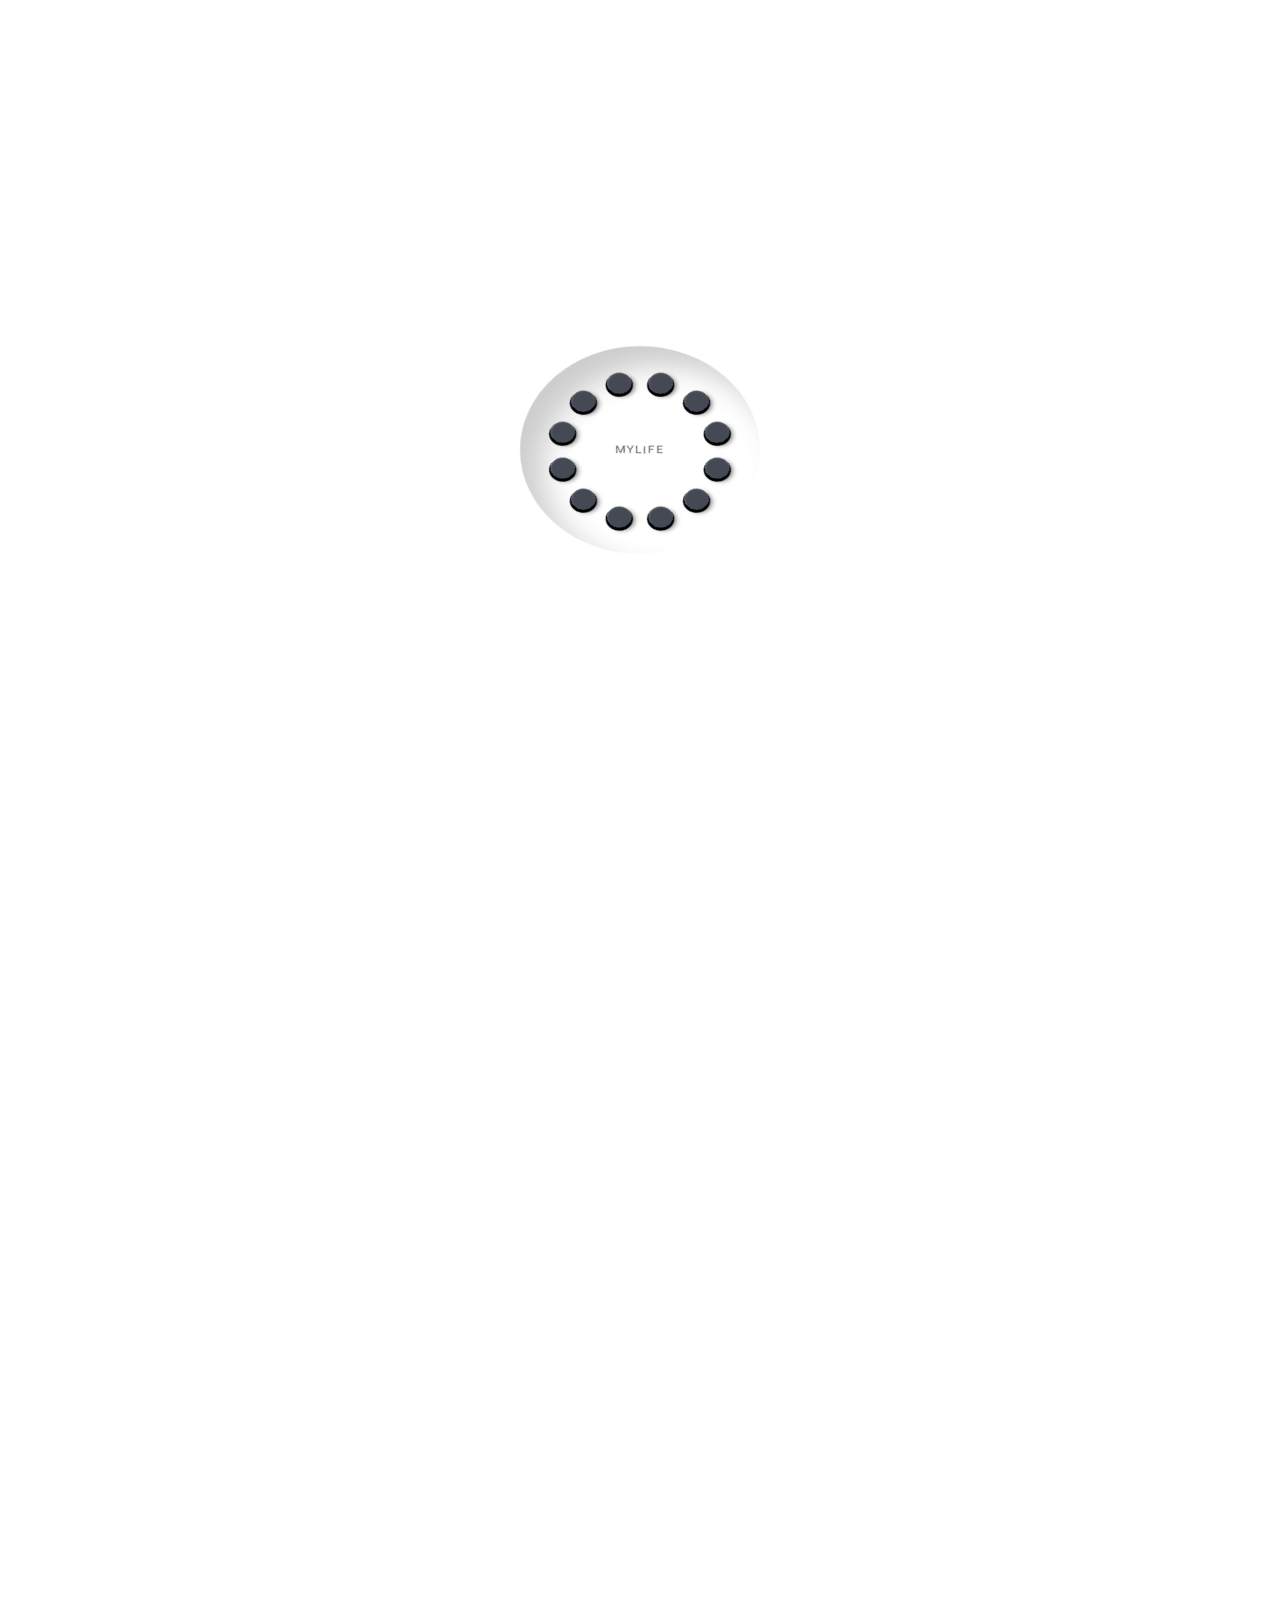
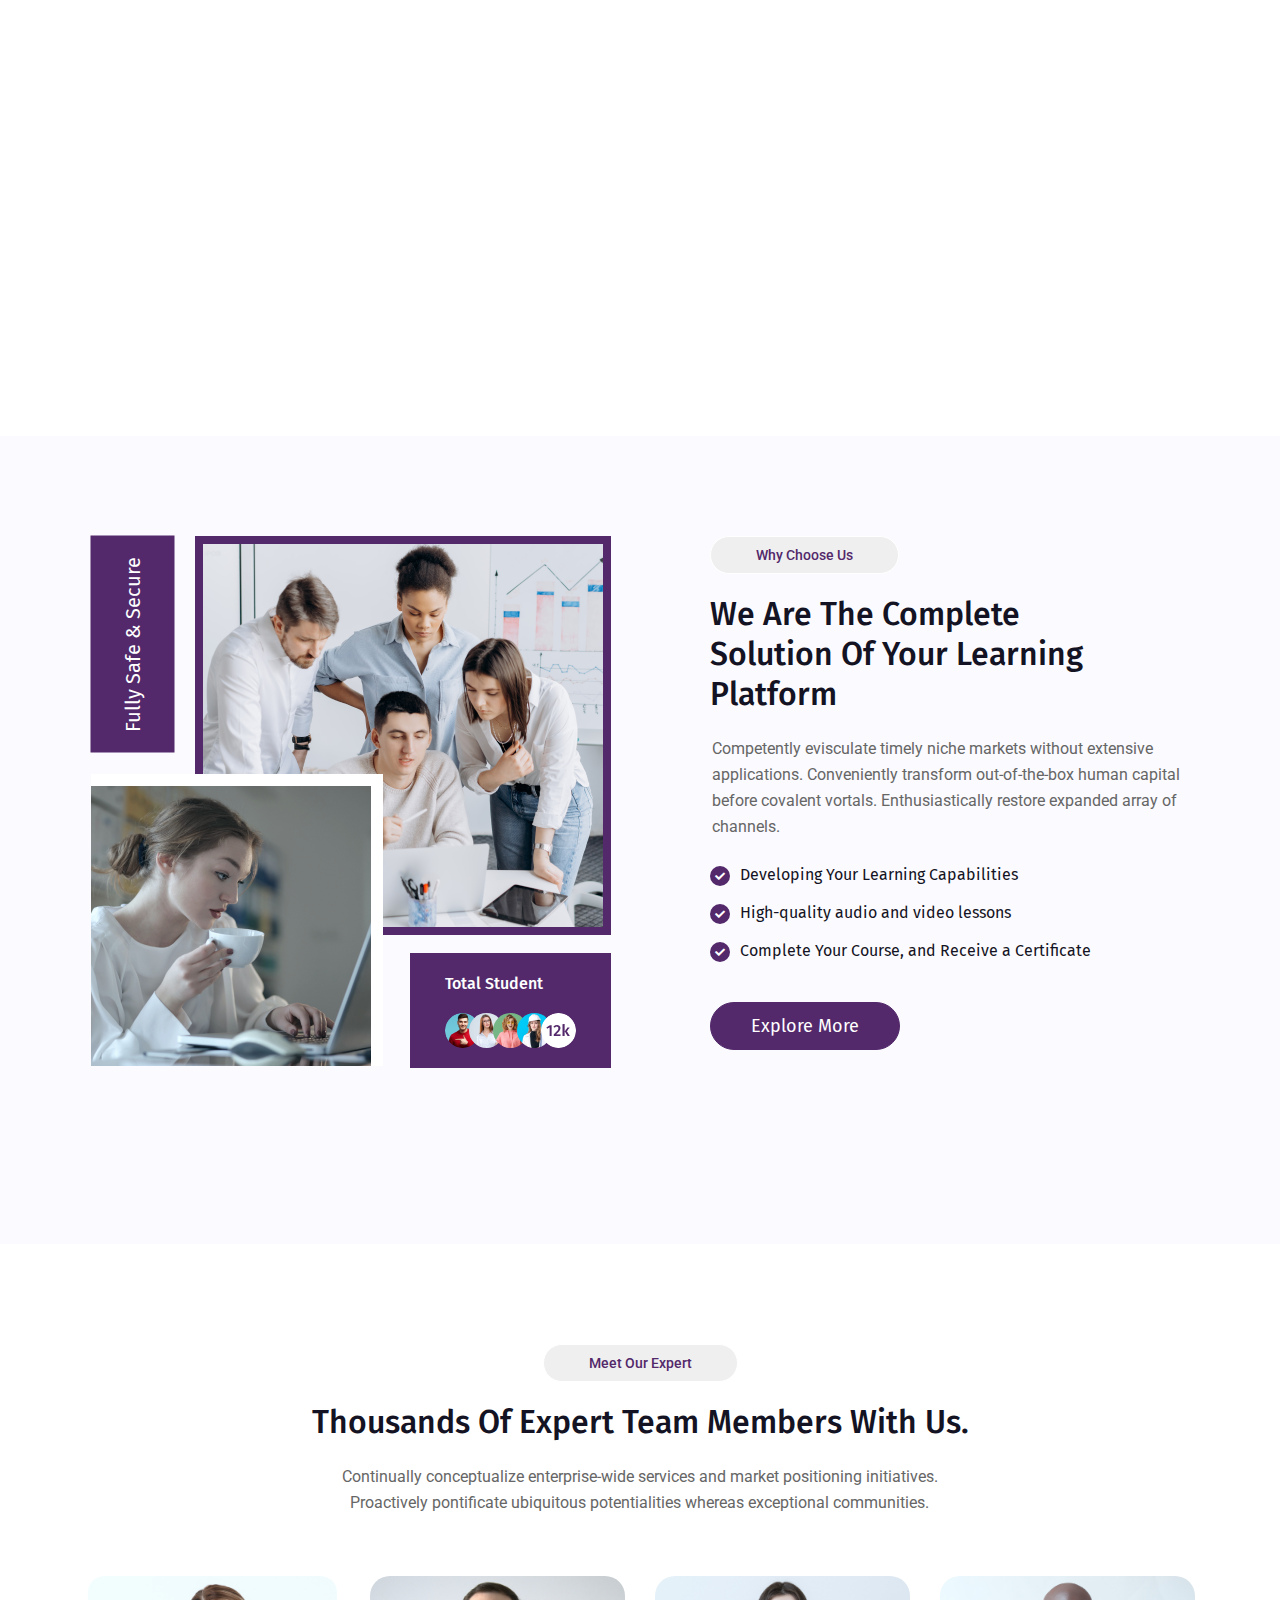
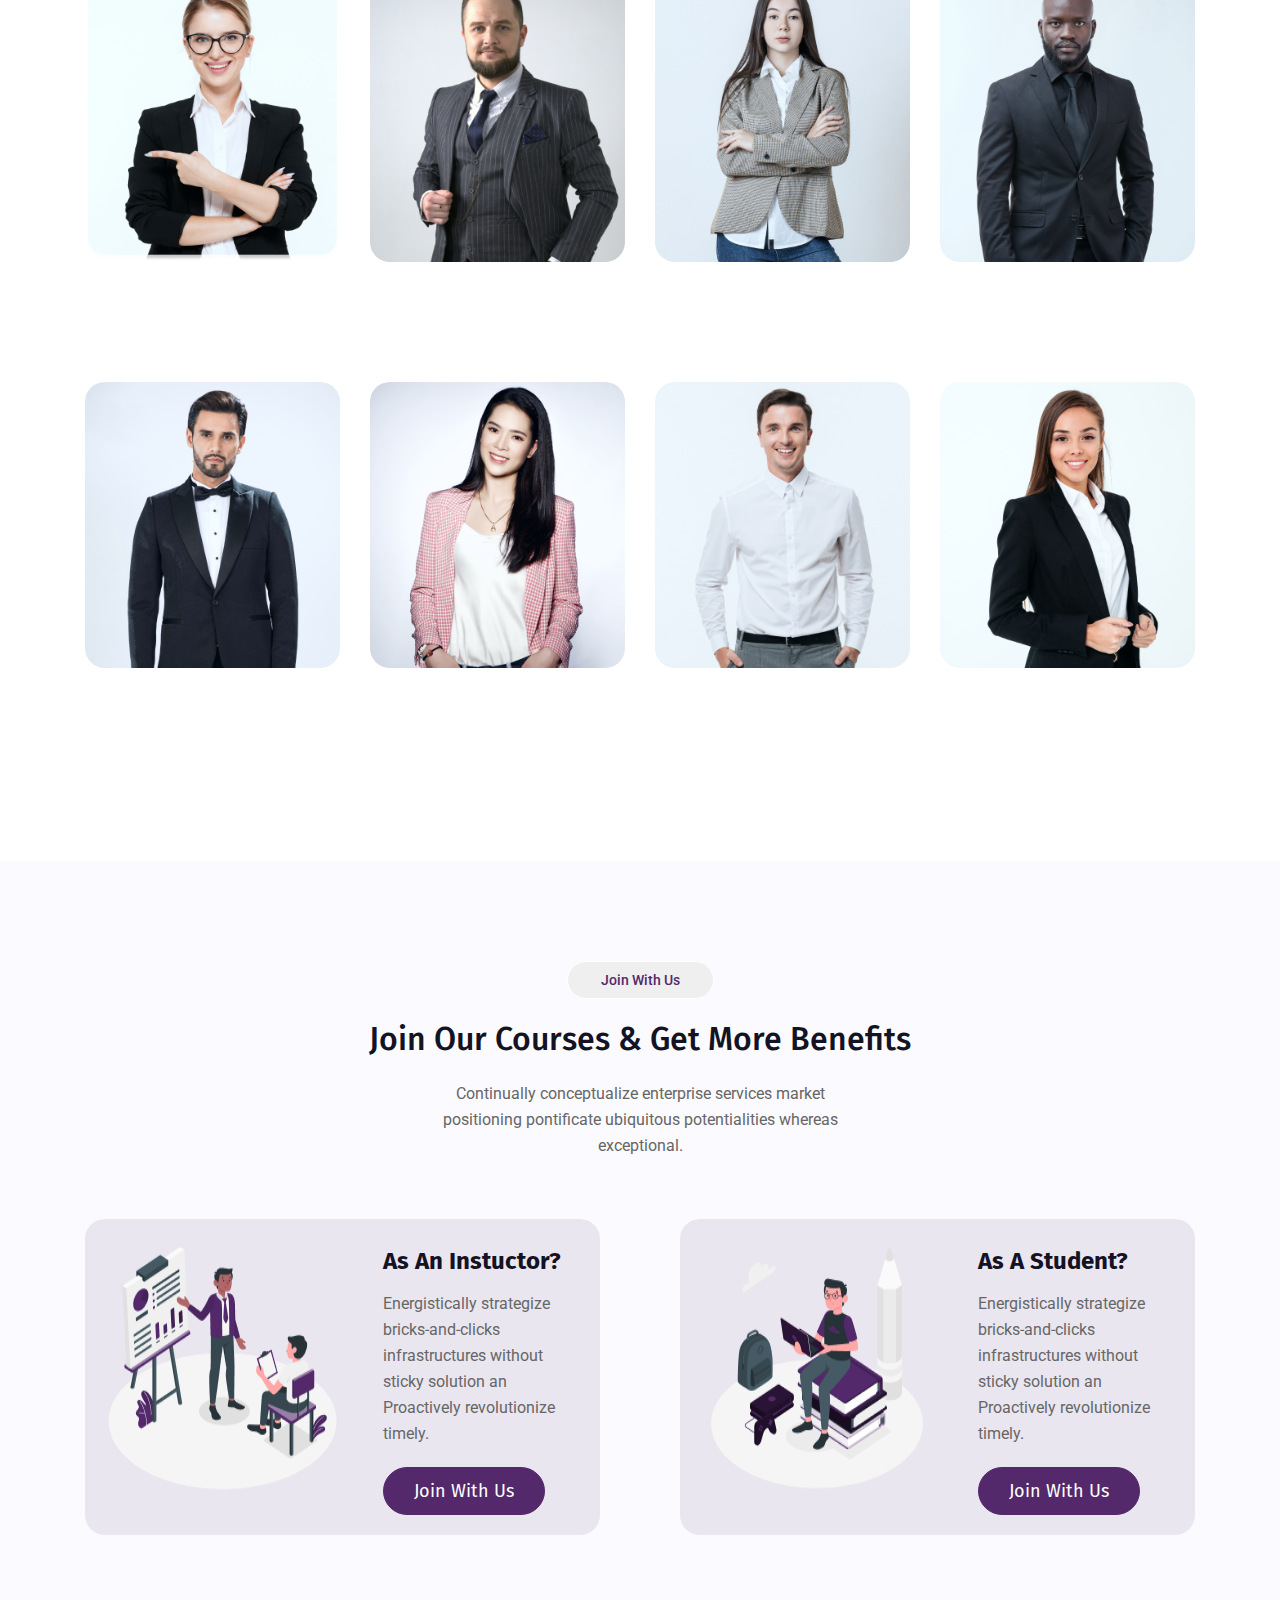
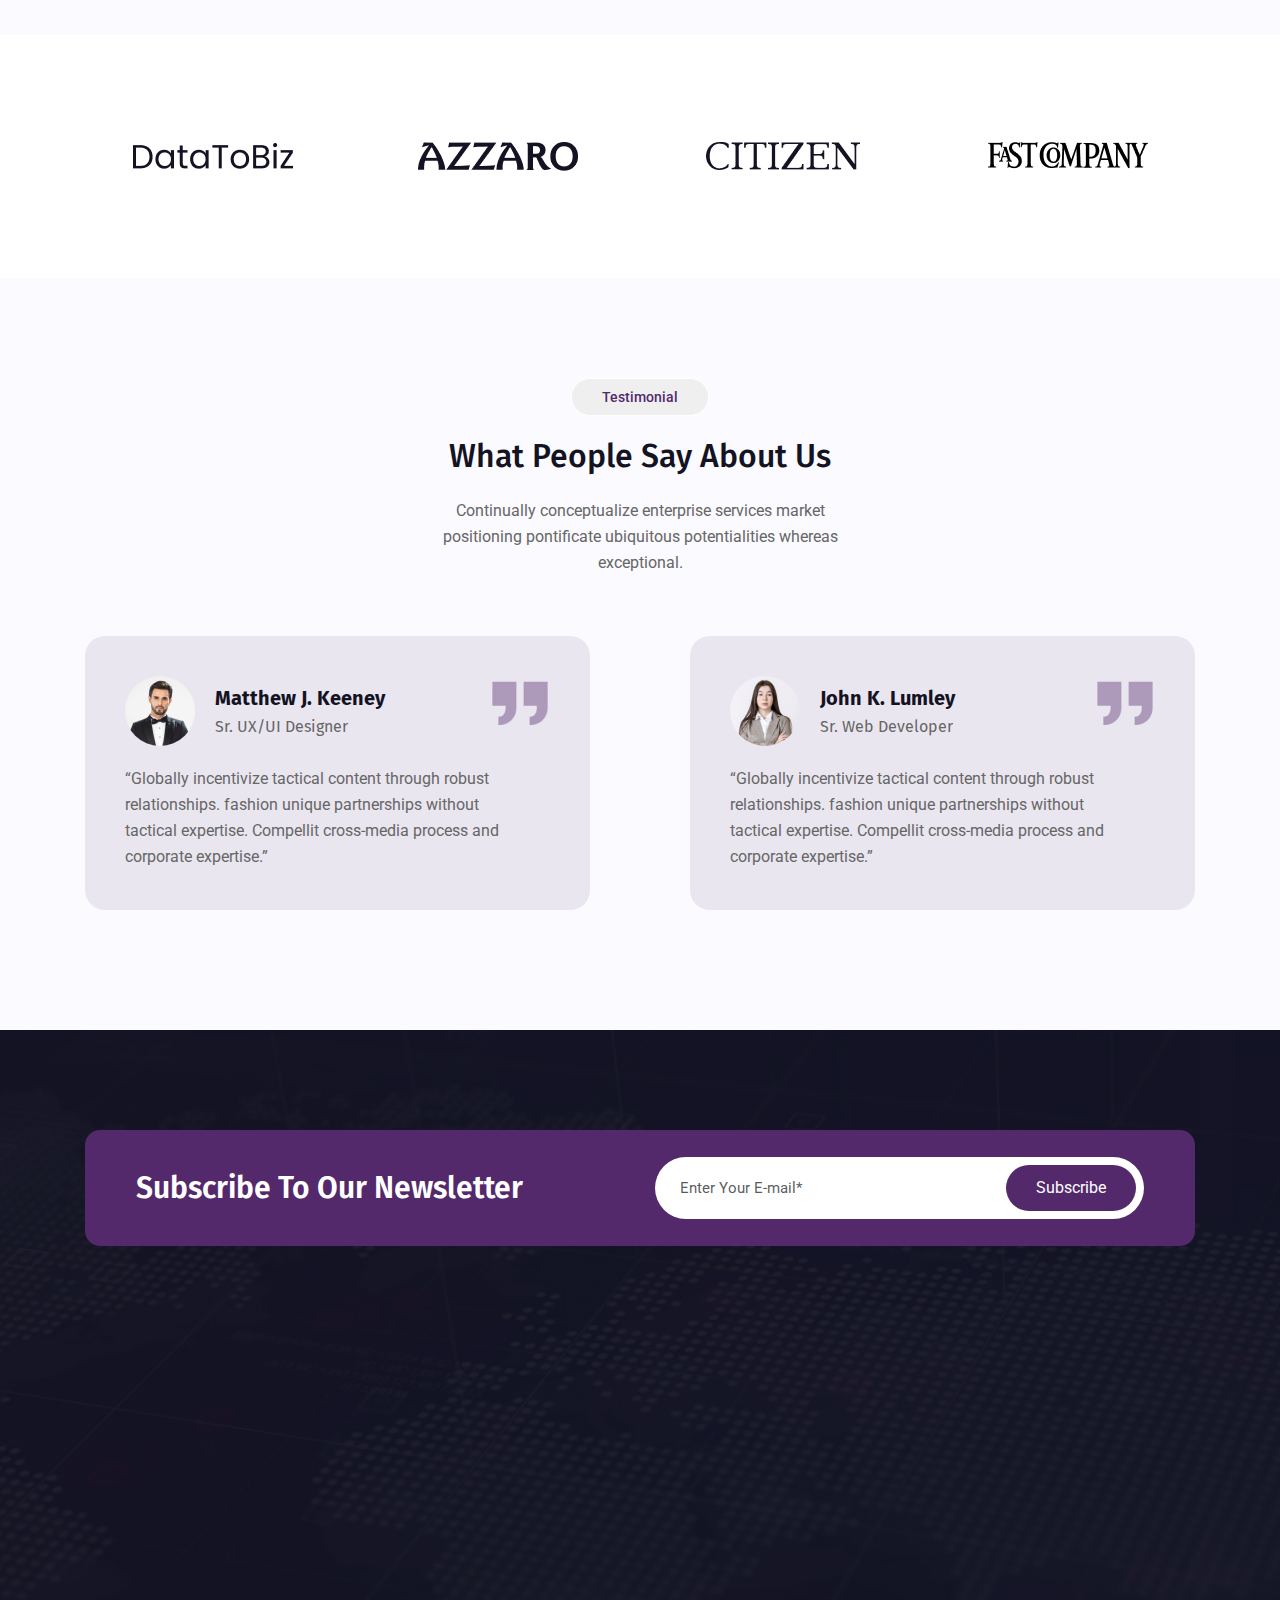
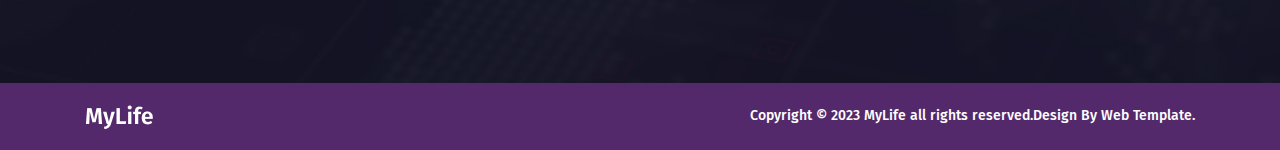
<file: about.html>
<!DOCTYPE html>
<html lang="en-US">
  <head>
    <meta charset="UTF-8" />
    <meta http-equiv="x-ua-compatible" content="ie=edge" />
    <title>mylife – Restaurant, Cafe HTML5 Template</title>
    <meta name="description" content="" />
    <meta name="viewport" content="width=device-width, initial-scale=1" />
    <!-- Favicon -->
    <link
      rel="icon"
      type="image/png"
      sizes="56x56"
      href="assets/images/fav-icon/icon.png"
    />
    <!-- bootstrap CSS -->
    <link
      rel="stylesheet"
      href="assets/css/plugins/bootstrap.min.css"
      type="text/css"
      media="all"
    />
    <!-- responsive CSS -->
    <link
      rel="stylesheet"
      href="assets/css/responsive.css"
      type="text/css"
      media="all"
    />
    <!-- Fontface -->
    <link
      href="https://fonts.cdnfonts.com/css/clash-display"
      rel="stylesheet"
    />
    <!-- Main Style CSS -->
    <link
      rel="stylesheet"
      href="assets/css/style.css"
      type="text/css"
      media="all"
    />
  </head>
  <body>

    <!--========= Prealoader ==============-->
    <div class="loading-screen" id="loading-screen">
      <div class="pl">
        <div class="pl__dot"></div>
        <div class="pl__dot"></div>
        <div class="pl__dot"></div>
        <div class="pl__dot"></div>
        <div class="pl__dot"></div>
        <div class="pl__dot"></div>
        <div class="pl__dot"></div>
        <div class="pl__dot"></div>
        <div class="pl__dot"></div>
        <div class="pl__dot"></div>
        <div class="pl__dot"></div>
        <div class="pl__dot"></div>
        <div class="pl__text">MYLIFE</div>
      </div>
    </div>
    <!--========= End Prealoader ==============-->

    <!--===================================================-->
    <!-- starts mylife header top manu  -->
    <!--===================================================-->
    <div class="header-top-menu">
      <div class="container">
        <div class="row">
          <div class="col-lg-8 col-sm-8">
            <div class="header-top-menu-address">
              <div class="header-top-menu-text">
                <p><i class="fas fa-phone-alt"></i> +88 123 (456) 7890</p>
                <p class="mail">
                  <i class="far fa-envelope"></i> example@gmail.com
                </p>
              </div>
            </div>
          </div>

          <div class="col-lg-4 col-sm-4 text-right">
            <div class="header-top-menu-icon">
              <div class="header-top-menu-inner">
                <ul>
                  <li>
                    <a href="#"><i class="fab fa-facebook-f"></i></a>
                  </li>
                  <li>
                    <a href="#"><i class="fab fa-twitter"></i></a>
                  </li>
                  <li>
                    <a href="#"><i class="fab fa-instagram"></i></a>
                  </li>
                  <li>
                    <a href="#"><i class="fab fa-youtube"></i></a>
                  </li>
                </ul>
              </div>
            </div>
          </div>
        </div>
      </div>
    </div>
    <!--====================================================-->
    <!-- ends mylife header top manu  -->
    <!--====================================================-->

    <!--====================================================-->
    <!--starts mylife header menu  -->
    <!--====================================================-->
    <div id="sticky-header" class="mylife-nav-menu style-two">
      <div class="container">
        <div class="row header-bg">
          <div class="col-lg-3">
            <div class="logo">
              <a class="logo-img" href="index.html">
                <img src="assets/images/New folder/Logo.png" alt="" />
              </a>
              <a class="main-sticky" href="">
                <img src="assets/images/New folder/Logo.png" alt="" />
              </a>
            </div>
          </div>
          <div class="col-lg-9 text-right">
            <nav class="mylife-menu">
              <ul class="nav-scroll">
                <li>
                  <a href="#"
                    >Home
                    <span><i class="fas fa-angle-down"></i></span>
                  </a>
                  <ul class="sub-menu">
                    <li>
                      <a href="index.html">Home One</a>
                    </li>
                    <li>
                      <a href="index-2.html">Home Two</a>
                    </li>
                  </ul>
                </li>
                <li>
                  <a href="about.html">About </a>
                </li>
                <li>
                  <a href="#"
                    >Pages
                    <span><i class="fas fa-angle-down"></i></span>
                  </a>
                  <ul class="sub-menu">
                    <li><a href="about.html">About</a></li>
                    <li><a href="instructors.html">Instructor</a></li>
                    <li><a href="courses.html">Courses</a></li>
                    <li><a href="course-grid.html">Courses Grid</a></li>
                    <li><a href="courses-details.html">Courses Details</a></li>
                    <li><a href="contact-us.html">Contact</a></li>
                  </ul>
                </li>
                <li>
                  <a href="#"
                    >Blog
                    <span><i class="fas fa-angle-down"></i></span>
                  </a>
                  <ul class="sub-menu">
                    <li><a href="blog.html">Blog</a></li>
                    <li><a href="blog-details.html">Blog Details</a></li>
                  </ul>
                </li>
                <li><a href="contact-us.html">Contact</a></li>
              </ul>
              <div class="search-box-btn">
                <div class="nav-slider-button">
                  <a href="#" class="header-secrch-icon search-box-outer"><i class="fas fa-search"></i></a>
                </div>
              </div>
              <div class="cart-button">
                <div class="nav-slider-cart">
                  <a href="a"><i class="fas fa-shopping-basket"></i></a>
                </div>
              </div>
              <div class="nav-button">
                <div class="slider-button">
                  <a href="#">Get Appoinment</a>
                </div>
              </div>
            </nav>
          </div>
        </div>
      </div>
    </div>

    <!-- mylife Mobile Menu  -->
    <header class="mobile-menu-area sticky d-sm-block d-md-block d-lg-none ">
      <div class="mobile-menu">
          <nav class="comfy_menu">
            <ul class="nav-scroll">
              <li>
                <a href="#">Home <span>
                    <i class="fas fa-angle-down"></i>
                  </span>
                </a>
                <ul class="sub-menu">
                  <li>
                    <a href="index.html">Home One</a>
                  </li>
                  <li>
                    <a href="index-2.html">Home Two</a>
                  </li>
                </ul>
              </li>
              <li>
                <a href="about.html">About </a>
              </li>
              <li>
                <a href="#">Pages <span>
                    <i class="fas fa-angle-down"></i>
                  </span>
                </a>
                <ul class="sub-menu">
                  <li>
                    <a href="about.html">About</a>
                  </li>
                  <li>
                    <a href="instructors.html">Instructor</a>
                  </li>
                  <li>
                    <a href="courses.html">Courses</a>
                  </li>
                  <li>
                    <a href="course-grid.html">Courses Grid</a>
                  </li>
                  <li>
                    <a href="courses-details.html">Courses Details</a>
                  </li>
                  <li>
                    <a href="contact-us.html">Contact</a>
                  </li>
                </ul>
              </li>
              <li>
                <a href="#">Blog <span>
                    <i class="fas fa-angle-down"></i>
                  </span>
                </a>
                <ul class="sub-menu">
                  <li>
                    <a href="blog.html">Blog</a>
                  </li>
                  <li>
                    <a href="blog-details.html">Blog Details</a>
                  </li>
                </ul>
              </li>
              <li>
                <a href="contact-us.html">Contact</a>
              </li>
            </ul>
          </nav>
      </div>
    </header>
    <!--=====================================================-->
    <!-- ends mylife header menu  -->
    <!--=====================================================-->

    <!--==================================================-->
    <!-- Start mylife search-popup Area-->
    <!--==================================================-->
    <div class="search-popup">
      <button class="close-search style-two">
        <span class="flaticon-multiply"
          ><i class="far fa-times-circle"></i
        ></span>
      </button>
      <button class="close-search"><i class="bi bi-arrow-up"></i></button>
      <form method="post" action="#">
        <div class="form-group">
          <input
            type="search"
            name="search-field"
            value=""
            placeholder="Search Here"
            required=""
          />
          <button type="submit"><i class="fa fa-search"></i></button>
        </div>
      </form>
    </div>
    <!--==================================================-->
    <!-- End mylife search-popup Area-->
    <!--==================================================-->

    <!--====================================================-->
    <!--starts mylife breadcumb area-->
    <!--====================================================-->
    <div class="mylife-breadcumb-area">
      <div class="container">
        <div class="row">
          <div class="breadcumb-section">
            <h1>About us</h1>
            <ul>
              <li>
                <a href="index.html"
                  >Home <span><i class="fas fa-angle-double-right"></i></span
                ></a>
              </li>
              <li><a href="#">About Us</a></li>
            </ul>
          </div>
        </div>
      </div>
    </div>
    <!--====================================================-->
    <!--ends mylife breadcumb area-->
    <!--====================================================-->


    <!--====================================================-->
    <!--starts mylife about us area-->
    <!--====================================================-->
    <div class="mylife-about-us-area">
      <div class="container">
        <div class="row">
          <div class="col-lg-6 col-md-12 wow fadeInLeft" data-wow-delay=".2s">
            <div class="mylife-slider-image about-us">
              <img src="assets/images/slider-image/about-us image.png" alt="" />
              <div class="mylife-slider-title about-us">
                <h3>13 Years</h3>
                <h6>Of Experience</h6>
              </div>
            </div>
          </div>
          <div class="col-lg-6 col-md-12">
            <div class="margin-left">
              <div class="mylife-section-title text-left">
                <div class="all-button about-us wow fadeInRight" data-wow-delay=".2s">
                  <a href="#">About Us</a>
                </div>
                <div class="sec-title about-us wow fadeInRight" data-wow-delay=".3s">
                  <h3>We Offer Life Coaching From Professional Advisors</h3>
                  <p class="wow fadeInRight" data-wow-delay=".4s">
                    Collaboratively pursue market-driven quality vectors via
                    robust functionalities. Dramatically supply goal-oriented
                    opportunities through scalable.Objectively incentivize go
                    forward outsourcing after prospective products.
                  </p>
                </div>
              </div>
              <div class="mylife-icon-box wow fadeInRight" data-wow-delay=".5s">
                <div class="mylife-icon-list">
                  <ul>
                    <li>
                      <i class="fas fa-check"></i>
                      <span
                        >Compellingly engineer extensible testing procedures
                        items.</span
                      >
                    </li>
                    <li>
                      <i class="fas fa-check"></i>
                      <span
                        >Assertively deliver distinctive without leadership.
                      </span>
                    </li>
                  </ul>
                </div>
              </div>
              <!-- progress bar -->
              <div class="progress-box about-us wow fadeInRight" data-wow-delay=".6s">
                <div class="simple-progress">
                  <div class="circle_percent" data-percent="82">
                    <div class="circle_inner">
                      <div class="round_per"></div>
                    </div>
                  </div>
                  <div class="circle-progress-title about-us">
                    <h4>
                      Clients <br />
                      Satisfactions
                    </h4>
                  </div>
                </div>
                <div class="extra-progress">
                  <div class="circle_percent" data-percent="93">
                    <div class="circle_inner">
                      <div class="round_per"></div>
                    </div>
                  </div>
                  <div class="circle-progress-title about-us">
                    <h4>
                      Testing <br />
                      And Support
                    </h4>
                  </div>
                </div>
              </div>
              <div class="mylife-icon wow fadeInRight" data-wow-delay=".5s">
                <div class="slider-button">
                  <a href="#">More About</a>
                </div>
              </div>
            </div>
          </div>
        </div>
      </div>
    </div>
    <!--====================================================-->
    <!--ends mylife about us  area-->
    <!--====================================================-->


    <!--====================================================-->
    <!--starts mylife about us area-->
    <!--====================================================-->
    <div class="feature-area about-us">
      <div class="container">
        <div class="row reature-bg">
          <div class="col-lg-4 col-md-6 wow fadeInLeft" data-wow-delay=".3s">
            <div class="single-feature-box">
              <div class="feuture-box-inner">
                <div class="feature-icon">
                  <img src="assets/images/icons/man-icon.png" alt="" />
                </div>
                <div class="feature-title">
                  <h3>Learn From Experts</h3>
                </div>
                <div class="feature-text">
                  <p>
                    Compellingly interoperable improvements before customer
                    capital.Collaborative extend high communities rather
                  </p>
                </div>
              </div>
            </div>
          </div>
          <div class="col-lg-4 col-md-6 wow fadeInDown" data-wow-delay=".4s">
            <div class="single-feature-box">
              <div class="feuture-box-inner">
                <div class="feature-icon">
                  <img src="assets/images/icons/man-icon.png" alt="" />
                </div>
                <div class="feature-title">
                  <h3>450+ Quality Lessons</h3>
                </div>
                <div class="feature-text">
                  <p>
                    Compellingly interoperable improvements before customer
                    capital.Collaborative extend high communities rather
                  </p>
                </div>
              </div>
            </div>
          </div>
          <div class="col-lg-4 col-md-6 wow fadeInRight" data-wow-delay=".6s">
            <div class="single-feature-box">
              <div class="feuture-box-inner">
                <div class="feature-icon">
                  <img src="assets/images/icons/ssd1.png" alt="" />
                </div>
                <div class="feature-title">
                  <h3>Provide Update Programs</h3>
                </div>
                <div class="feature-text">
                  <p>
                    Compellingly interoperable improvements before customer
                    capital.Collaborative extend high communities rather
                  </p>
                </div>
              </div>
            </div>
          </div>
        </div>
      </div>
    </div>
    <!--====================================================-->
    <!--ends mylife about us  area-->
    <!--====================================================-->


    
    <!--====================================================-->
    <!-- starts Why Choose Us area about-section-->
    <!--====================================================-->
    <div class="why-choose-us-area">
      <div class="container">
        <div class="row">
          <div class="col-lg-6 col-md-12">
            <div class="why-choose-us-thumb">
              <img src="assets/images/why-chooice-area/Mask group.png" alt="" />
              <div class="why-choose-left">
                <h3>Fully Safe & Secure</h3>
              </div>
              <div class="tea-image">
                <img
                  src="assets/images/why-chooice-area/pexels-andrea-piacquadio-3784334 1.png"
                  alt=""
                />
              </div>
              <div class="people-image">
                <div class="people-text">
                  <h4>Total Student</h4>
                </div>
                <div class="people-icon">
                  <img src="assets/images/why-chooice-area/man-1.png" alt="" />
                  <img src="assets/images/why-chooice-area/man-2.png" alt="" />
                  <img src="assets/images/why-chooice-area/man-3.png" alt="" />
                  <img src="assets/images/why-chooice-area/man-4.png" alt="" />
                  <img src="assets/images/why-chooice-area/man-5.png" alt="" />
                </div>
              </div>
              <div class="blog-thum-icon">
                <ul>
                  <li>
                    <a href="#"><i class="fas fa-volume-mute"></i></a>
                  </li>
                  <li>
                    <a href="#"><i class="fas fa-phone-alt"></i></a>
                  </li>
                  <li>
                    <a href="#"><i class="fas fa-video"></i></a>
                  </li>
                  <li>
                    <a href="#"><i class="fas fa-ellipsis-h"></i></a>
                  </li>
                </ul>
              </div>
            </div>
          </div>
          <div class="col-lg-6 col-md-12">
            <div class="text-rigt">
              <div class="mylife-section-title text-left">
                <div class="all-button">
                  <a href="#">Why Choose Us</a>
                </div>
                <h3>We Are The Complete Solution Of Your Learning Platform</h3>
                <div class="mylife-section-text">
                  <p>
                    Competently evisculate timely niche markets without
                    extensive applications. Conveniently transform
                    out-of-the-box human capital before covalent vortals.
                    Enthusiastically restore expanded array of channels.
                  </p>
                </div>
              </div>
              <div class="mylife-icon-list">
                <ul>
                  <li>
                    <i class="fas fa-check"></i>
                    <span>Developing Your Learning Capabilities</span>
                  </li>
                  <li>
                    <i class="fas fa-check"></i>
                    <span>High-quality audio and video lessons </span>
                  </li>
                  <li>
                    <i class="fas fa-check"></i>
                    <span
                      >Complete Your Course, and Receive a Certificate
                    </span>
                  </li>
                </ul>
              </div>
              <div class="mylife-icon">
                <div class="slider-button">
                  <a href="#">Explore More</a>
                </div>
              </div>
            </div>
          </div>
        </div>
      </div>
    </div>
    <!--====================================================-->
    <!-- ends Why Choose Us area about-section -->
    <!--====================================================-->



    <!--====================================================-->
    <!-- starts Meet Our Expert area about-section -->
    <!--====================================================-->
    <div class="meet-our-expert-area about-section">
      <div class="container">
        <div class="row">
          <div class="mylife-section-title">
            <div class="all-button">
              <a href="#">Meet Our Expert</a>
            </div>
            <div class="mylife-section-text">
              <h3>Thousands Of Expert Team Members With Us.</h3>
              <p>
                Continually conceptualize enterprise-wide services and market
                positioning initiatives. Proactively pontificate ubiquitous
                potentialities whereas exceptional communities.
              </p>
            </div>
          </div>
          <div class="col-lg-3 col-md-6">
            <div class="single-team about-us">
              <div class="single-team-thumb1">
                <img
                  src="assets/images/blog-image/about-meet img1.png"
                  alt=""
                />
              </div>
              <div class="single-team-content about-us">
                <div class="team-icon">
                  <a href="#"><i class="fab fa-facebook-f"></i></a>
                  <a href="#"><i class="fab fa-instagram"></i></a>
                  <a href="#"><i class="fab fa-youtube"></i></a>
                </div>
                <div class="team-title">
                  <h4>Jeanette J. Briggs</h4>
                  <span>Instructor</span>
                </div>
              </div>
            </div>
          </div>
          <div class="col-lg-3 col-md-6">
            <div class="single-team about-us">
              <div class="single-team-thumb1">
                <img
                  src="assets/images/blog-image/about-meet img2.png"
                  alt=""
                />
              </div>
              <div class="single-team-content about-us">
                <div class="team-icon">
                  <a href="#"><i class="fab fa-facebook-f"></i></a>
                  <a href="#"><i class="fab fa-instagram"></i></a>
                  <a href="#"><i class="fab fa-youtube"></i></a>
                </div>
                <div class="team-title">
                  <h4>Johnny L. Hinson</h4>
                  <span>Instructor</span>
                </div>
              </div>
            </div>
          </div>
          <div class="col-lg-3 col-md-6">
            <div class="single-team about-us">
              <div class="single-team-thumb1">
                <img
                  src="assets/images/blog-image/about-meet img3.png"
                  alt=""
                />
              </div>
              <div class="single-team-content about-us">
                <div class="team-icon">
                  <a href="#"><i class="fab fa-facebook-f"></i></a>
                  <a href="#"><i class="fab fa-instagram"></i></a>
                  <a href="#"><i class="fab fa-youtube"></i></a>
                </div>
                <div class="team-title">
                  <h4>Marylyn J. Peralta</h4>
                  <span>Instructor</span>
                </div>
              </div>
            </div>
          </div>
          <div class="col-lg-3 col-md-6">
            <div class="single-team about-us">
              <div class="single-team-thumb1">
                <img
                  src="assets/images/blog-image/about-meet img4.png"
                  alt=""
                />
              </div>
              <div class="single-team-content about-us">
                <div class="team-icon">
                  <a href="#"><i class="fab fa-facebook-f"></i></a>
                  <a href="#"><i class="fab fa-instagram"></i></a>
                  <a href="#"><i class="fab fa-youtube"></i></a>
                </div>
                <div class="team-title">
                  <h4>John N. Saylor</h4>
                  <span>Instructor</span>
                </div>
              </div>
            </div>
          </div>
          <div class="col-lg-3 col-md-6">
            <div class="single-team about-us">
              <div class="single-team-thumb1">
                <img
                  src="assets/images/blog-image/about-meet img5.png"
                  alt=""
                />
              </div>
              <div class="single-team-content about-us">
                <div class="team-icon">
                  <a href="#"><i class="fab fa-facebook-f"></i></a>
                  <a href="#"><i class="fab fa-instagram"></i></a>
                  <a href="#"><i class="fab fa-youtube"></i></a>
                </div>
                <div class="team-title">
                  <h4>Matthew A. Jones</h4>
                  <span>Instructor</span>
                </div>
              </div>
            </div>
          </div>
          <div class="col-lg-3 col-md-6">
            <div class="single-team about-us">
              <div class="single-team-thumb1">
                <img
                  src="assets/images/blog-image/about-meet img6.png"
                  alt=""
                />
              </div>
              <div class="single-team-content about-us">
                <div class="team-icon">
                  <a href="#"><i class="fab fa-facebook-f"></i></a>
                  <a href="#"><i class="fab fa-instagram"></i></a>
                  <a href="#"><i class="fab fa-youtube"></i></a>
                </div>
                <div class="team-title">
                  <h4>Anne R. Hardy</h4>
                  <span>Instructor</span>
                </div>
              </div>
            </div>
          </div>
          <div class="col-lg-3 col-md-6">
            <div class="single-team about-us">
              <div class="single-team-thumb1">
                <img
                  src="assets/images/blog-image/about-meet img7.png"
                  alt=""
                />
              </div>
              <div class="single-team-content about-us">
                <div class="team-icon">
                  <a href="#"><i class="fab fa-facebook-f"></i></a>
                  <a href="#"><i class="fab fa-instagram"></i></a>
                  <a href="#"><i class="fab fa-youtube"></i></a>
                </div>
                <div class="team-title">
                  <h4>John B. Coffman</h4>
                  <span>Instructor</span>
                </div>
              </div>
            </div>
          </div>
          <div class="col-lg-3 col-md-6">
            <div class="single-team about-us">
              <div class="single-team-thumb1">
                <img
                  src="assets/images/blog-image/about-meet img8.png"
                  alt=""
                />
              </div>
              <div class="single-team-content about-us">
                <div class="team-icon">
                  <a href="#"><i class="fab fa-facebook-f"></i></a>
                  <a href="#"><i class="fab fa-instagram"></i></a>
                  <a href="#"><i class="fab fa-youtube"></i></a>
                </div>
                <div class="team-title">
                  <h4>Margaret J. Edwards</h4>
                  <span>Instructor</span>
                </div>
              </div>
            </div>
          </div>
        </div>
      </div>
    </div>
    <!--====================================================-->
    <!-- ends Meet Our Expert area about-section-->
    <!--====================================================-->



    <!--====================================================-->
    <!-- starts Meet Our Expert area about-section -->
    <!--====================================================-->
    <div class="join-with-us-area about-section">
      <div class="container">
        <div class="row">
          <div class="mylife-section-title">
            <div class="all-button">
              <a href="#">Join With Us</a>
            </div>
            <div class="mylife-section-text">
              <h3>Join Our Courses & Get More Benefits</h3>
              <p>
                Continually conceptualize enterprise services market positioning
                pontificate ubiquitous potentialities whereas exceptional.
              </p>
            </div>
          </div>
          <div class="col-lg-6 col-md-12 pr-40">
            <div class="join-single-box">
              <img
                src="assets/images/meet-our expert/join-with-us1.png"
                alt=""
              />
              <div class="uc-contact">
                <div class="join-info-section">
                  <h4>As An Instuctor?</h4>
                  <p>
                    Energistically strategize bricks-and-clicks infrastructures
                    without sticky solution an Proactively revolutionize timely.
                  </p>
                  <div class="slider-button info-section">
                    <a href="#">Join With Us</a>
                  </div>
                </div>
              </div>
            </div>
          </div>
          <div class="col-lg-6 col-md-12 pl-40">
            <div class="join-single-box">
              <img
                src="assets/images/meet-our expert/join-with-us2.png"
                alt=""
              />
              <div class="uc-contact">
                <div class="join-info-section">
                  <h4>As A Student?</h4>
                  <p>
                    Energistically strategize bricks-and-clicks infrastructures
                    without sticky solution an Proactively revolutionize timely.
                  </p>
                  <div class="slider-button info-section">
                    <a href="#">Join With Us</a>
                  </div>
                </div>
              </div>
            </div>
          </div>
        </div>
      </div>
    </div>
    <!--====================================================-->
    <!--ends Meet Our Expert area about-section -->
    <!--====================================================-->


    <!--====================================================-->
    <!-- starts brand section  area -->
    <!--====================================================-->
    <div class="mylife-brand-section">
      <div class="container">
        <div class="row">
          <div class="col-lg-3 col-md-6">
            <div class="brand-single-box">
              <div class="brand-thumb">
                <img src="assets/images/slider-image/brand1.png" alt="">
              </div>
            </div>
          </div>
          <div class="col-lg-3 col-md-6">
            <div class="brand-single-box">
              <div class="brand-thumb">
                <img src="assets/images/slider-image/brand2.png" alt="">
              </div>
            </div>
          </div>
          <div class="col-lg-3 col-md-6">
            <div class="brand-single-box">
              <div class="brand-thumb">
                <img src="assets/images/slider-image/brand3.png" alt="">
              </div>
            </div>
          </div>
          <div class="col-lg-3 col-md-6">
            <div class="brand-single-box">
              <div class="brand-thumb">
                <img src="assets/images/slider-image/brand4.png" alt="">
              </div>
            </div>
          </div>
        </div>
      </div>
    </div>
    <!--====================================================-->
    <!-- starts brand section  area -->
    <!--====================================================-->


    <!--====================================================-->
    <!-- starts testimonial area about-section -->
    <!--====================================================-->
    <div class="testimonial-area">
      <div class="container">
        <div class="row">
          <div class="mylife-section-title">
            <div class="all-button">
              <a href="#">Testimonial</a>
            </div>
            <div class="mylife-section-text">
              <h3>What People Say About Us</h3>
              <p>
                Continually conceptualize enterprise services market positioning
                pontificate ubiquitous potentialities whereas exceptional.
              </p>
            </div>
          </div>
          <div class="testi-carousel owl-carousel">
            <div class="testimonial-single-box">
              <div class="testimonial-info">
                <img
                  src="assets/images/blog-image/testimonial-image-1.png"
                  alt=""
                />
                <div class="testimonial-text">
                  <h5>Matthew J. Keeney</h5>
                  <h6>Sr. UX/UI Designer</h6>
                </div>
              </div>
              <p>
                “Globally incentivize tactical content through robust
                relationships. fashion unique partnerships without tactical
                expertise. Compellit cross-media process and corporate
                expertise.”
              </p>
              <div class="testimonial-icon">
                <img
                  src="assets/images/blog-image/testimonial-icon-1.png"
                  alt=""
                />
              </div>
            </div>
            <div class="testimonial-single-box">
              <div class="testimonial-info">
                <img
                  src="assets/images/blog-image/testimonial-image-2.png"
                  alt=""
                />
                <div class="testimonial-text">
                  <h5>John K. Lumley</h5>
                  <h6>Sr. Web Developer</h6>
                </div>
              </div>
              <p>
                “Globally incentivize tactical content through robust
                relationships. fashion unique partnerships without tactical
                expertise. Compellit cross-media process and corporate
                expertise.”
              </p>
              <div class="testimonial-icon">
                <img
                  src="assets/images/blog-image/testimonial-icon-2.png"
                  alt=""
                />
              </div>
            </div>

            <div class="testimonial-single-box">
              <div class="testimonial-info">
                <img
                  src="assets/images/blog-image/testimonial-image-1.png"
                  alt=""
                />
                <div class="testimonial-text">
                  <h5>Matthew J. Keeney</h5>
                  <h6>Sr. UX/UI Designer</h6>
                </div>
              </div>
              <p>
                “Globally incentivize tactical content through robust
                relationships. fashion unique partnerships without tactical
                expertise. Compellit cross-media process and corporate
                expertise.”
              </p>
              <div class="testimonial-icon">
                <img
                  src="assets/images/blog-image/testimonial-icon-1.png"
                  alt=""
                />
              </div>
            </div>
            <div class="testimonial-single-box">
              <div class="testimonial-info">
                <img
                  src="assets/images/blog-image/testimonial-image-2.png"
                  alt=""
                />
                <div class="testimonial-text">
                  <h5>John K. Lumley</h5>
                  <h6>Sr. Web Developer</h6>
                </div>
              </div>
              <p>
                “Globally incentivize tactical content through robust
                relationships. fashion unique partnerships without tactical
                expertise. Compellit cross-media process and corporate
                expertise.”
              </p>
              <div class="testimonial-icon">
                <img
                  src="assets/images/blog-image/testimonial-icon-2.png"
                  alt=""
                />
              </div>
            </div>
          </div>
        </div>
      </div>
    </div>
    <!--====================================================-->
    <!-- ends testimonial area about-section -->
    <!--====================================================-->



    <!--=====================================================-->
    <!--starts my life footer area-->
    <!--=====================================================-->
    <div class="footer-middle">
      <div class="container">
        <div class="subscribe-area">
          <div class="row">
            <div class="col-lg-6 col-md-6">
              <div class="subscribe-title">
                <h2>Subscribe To Our Newsletter</h2>
              </div>
            </div>
            <div class="col-lg-6 col-md-6">
              <form action="https://formspree.io/f/myyleorq" method="POST" id="mylife-form">
                <div class="subscribe_form">
                  <input type="email" name="email" id="email" class="form-control" required data-error="Please enter your email" placeholder="Enter Your E-mail*" />
                  <button type="submit" class="btn">Subscribe</button>
                </div>
                <div class="subscribe_form_send"></div>
              </form>
              <div id="status"></div>
            </div>
          </div>
        </div>
        <div class="footer-bg">
          <div class="row">
            <div class="col-lg-4 col-sm-6 wow fadeInUp" data-wow-delay=".2s">
              <div class="company-info">
                <div class="company-info-desc">
                  <h4 class="widge-title">About Us</h4>
                  <p> Appropriately deliver timely rela Objectively envisioneer accurate Energistical architect market driven internal or "organic" without intermandated portals. </p>
                </div>
                <div class="flow-company-icon">
                  <a class="social-icon-color" href="#">
                    <i class="fab fa-facebook-f"></i>
                  </a>
                  <a class="social-icon-color2" href="#">
                    <i class="fab fa-twitter"></i>
                  </a>
                  <a class="social-icon-color-3" href="#">
                    <i class="fab fa-instagram"></i>
                  </a>
                  <a class="social-icon-color-4" href="#">
                    <i class="fab fa-youtube"></i>
                  </a>
                </div>
              </div>
            </div>
            <div class="col-lg-2 col-sm-6 wow fadeInUp" data-wow-delay=".4s">
              <div class="widget-nav-menu">
                <h4 class="widge-title">Company</h4>
                <div class="menu-quick-content">
                  <ul class="footer-menu">
                    <li>
                      <a href="#">Home</a>
                    </li>
                    <li>
                      <a href="#">About Us</a>
                    </li>
                    <li>
                      <a href="#">Contact us</a>
                    </li>
                    <li>
                      <a href="#">Pages</a>
                    </li>
                    <li>
                      <a href="#">Programs</a>
                    </li>
                  </ul>
                </div>
              </div>
            </div>
            <div class="col-lg-3 col-sm-6 wow fadeInUp" data-wow-delay=".6s">
              <div class="widget-nav-menu">
                <h4 class="widge-title">Services</h4>
                <div class="menu-quick-content">
                  <ul class="footer-menu">
                    <li>
                      <a href="#">Customer Satisfaction</a>
                    </li>
                    <li>
                      <a href="#">Corporative</a>
                    </li>
                    <li>
                      <a href="#">Corporative</a>
                    </li>
                    <li>
                      <a href="#">Testing & Support</a>
                    </li>
                    <li>
                      <a href="#">Effective Strategy</a>
                    </li>
                  </ul>
                </div>
              </div>
            </div>
            <div class="col-lg-3 col-sm-6 wow fadeInUp" data-wow-delay=".8s">
              <div class="single-widget-item">
                <h4 class="widge-title">Latest Blog</h4>
                <div class="recent-post-item active">
                  <div class="recent-post-image">
                    <a href="#">
                      <img src="assets/images/blog-image/footer-image1.png" alt="" />
                    </a>
                  </div>
                  <div class="recent-post-text">
                    <h6>
                      <a href="#">This Is Our Development Blog</a>
                    </h6>
                    <span>Jun o7, 2023</span>
                  </div>
                </div>
                <div class="recent-post-item">
                  <div class="recent-post-image">
                    <a href="#">
                      <img src="assets/images/blog-image/footer-image2.png" alt="" />
                    </a>
                  </div>
                  <div class="recent-post-text">
                    <h6>
                      <a href="#">This Is Our Development Blog</a>
                    </h6>
                    <span>Jun o5, 2023</span>
                  </div>
                </div>
              </div>
            </div>
          </div>
        </div>
      </div>
      <div class="footer-bottom-area">
        <div class="container">
          <div class="row">
            <div class="col-md-4">
              <div class="mylife-logo">
                <a href="#">
                  <img src="assets/images/blog-image/mylife-logo.png" alt="" />
                </a>
              </div>
            </div>
            <div class="col-md-8">
              <div class="footer-bottom-content">
                <div class="footer-bottom-content-copy">
                  <p> Copyright © 2023 MyLife all rights reserved.Design By Web Template. </p>
                </div>
              </div>
            </div>
          </div>
        </div>
      </div>
    </div>
    <!--=====================================================-->
    <!--ends my life footer area-->
    <!--=====================================================-->

    <!-- JS Vendor, Plugins & Activation Script Files -->

    <!-- Vendors JS -->
    <script src="assets/js/vendor/modernizr-3.5.0.min.js"></script>
    <script src="assets/js/vendor/jquery-3.6.2.min.js"></script>
    <script src="assets/js/vendor/jquery-migrate-3.3.2.min.js"></script>
    <script src="assets/js/vendor/bootstrap.bundle.min.js"></script>

    <!-- Plugins JS -->
    <script src="assets/js/plugins/swiper-bundle.min.js"></script>
    <script src="assets/js/plugins/owl.carousel.min.js"></script>
    <script src="assets/js/plugins/jquery.magnific-popup.min.js"></script>
    <script src="assets/js/plugins/svg-inject.min.js"></script>
    <script src="assets/js/plugins/direction-min.js"></script>
    <script src="assets/js/plugins/jquery.counterup.min.js"></script>
    <script src="assets/js/plugins/waypoints.min.js"></script>
    <script src="assets/js/plugins/ajax-mail.js"></script>
    <script src="assets/js/plugins/jquery.meanmenu.js"></script>
    <script src="assets/js/plugins/wow.js"></script>
    <script src="assets/js/plugins/jquery.barfiller.js"></script>

    <!-- Veno Box JS -->
    <script src="venobox/venobox.min.js"></script>

    <!-- Activation JS -->
    <script src="assets/js/custom.js"></script>
  </body>
</html>
</file>
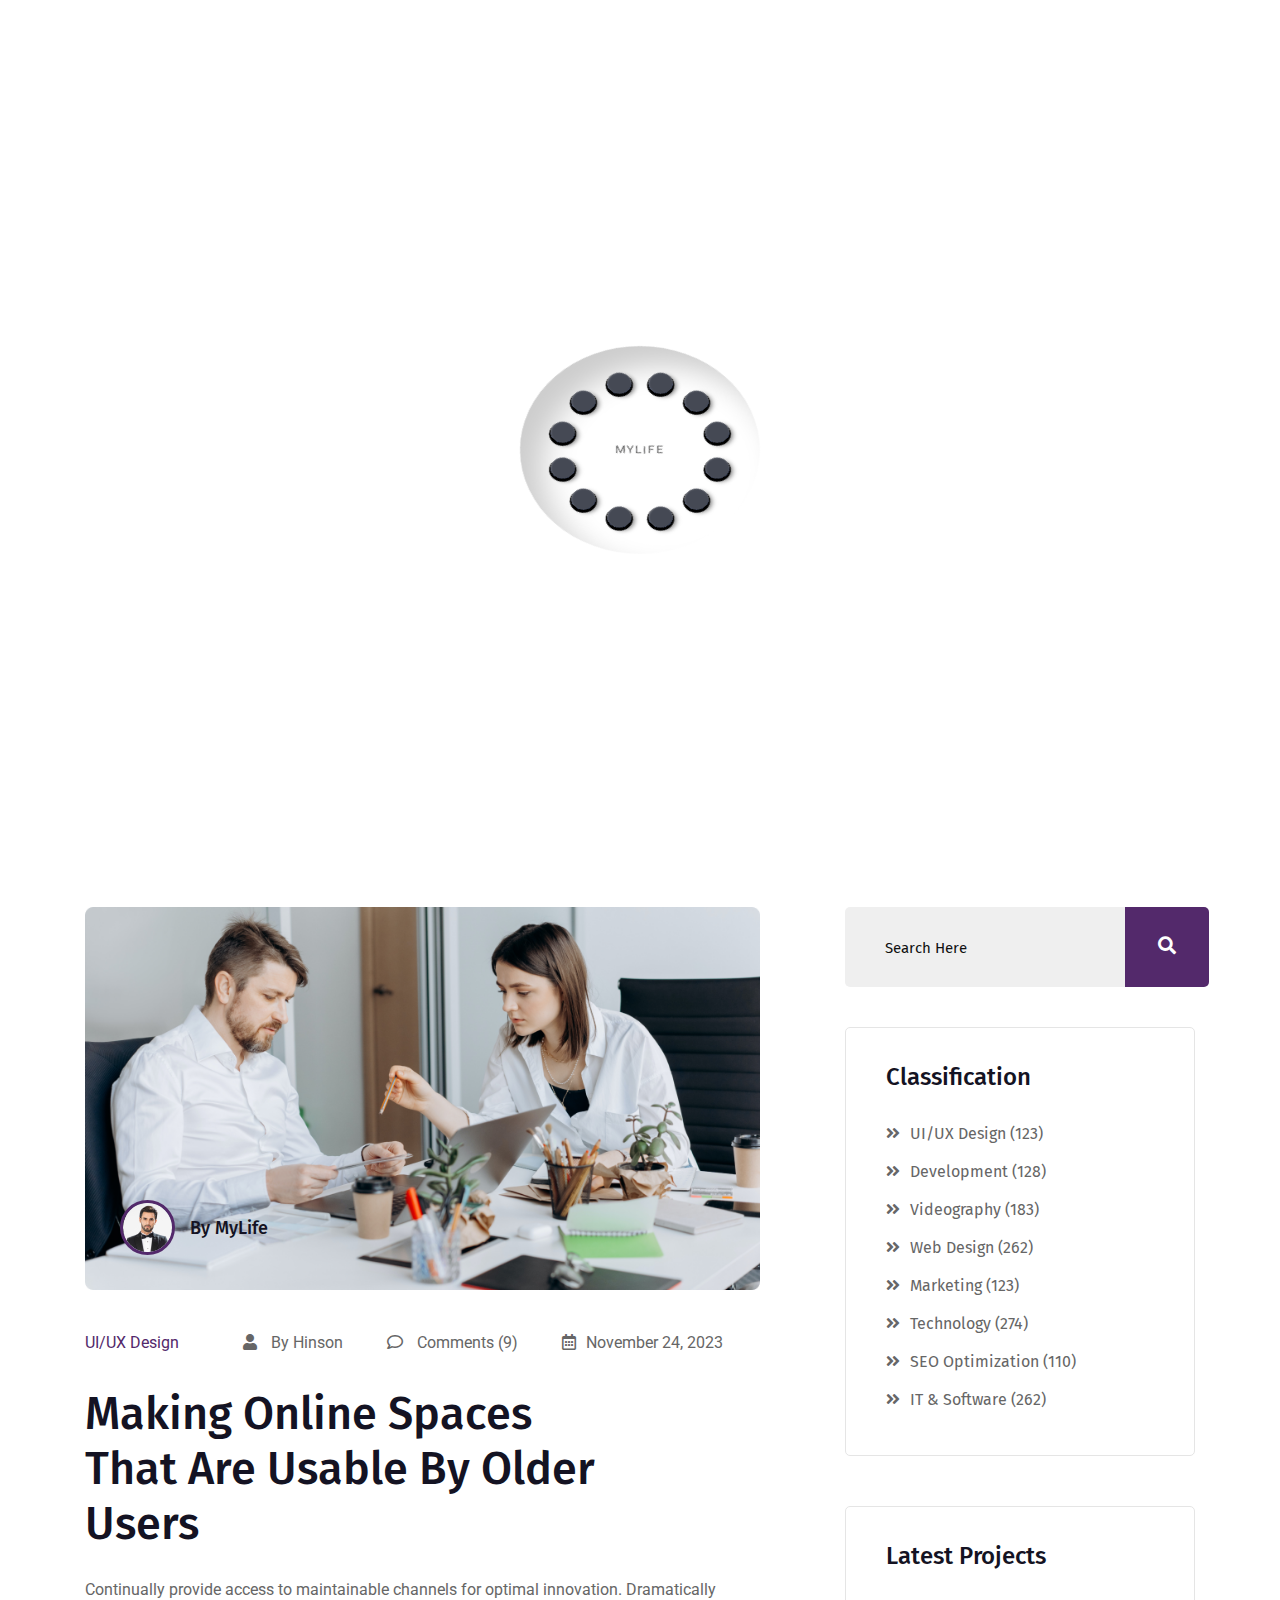
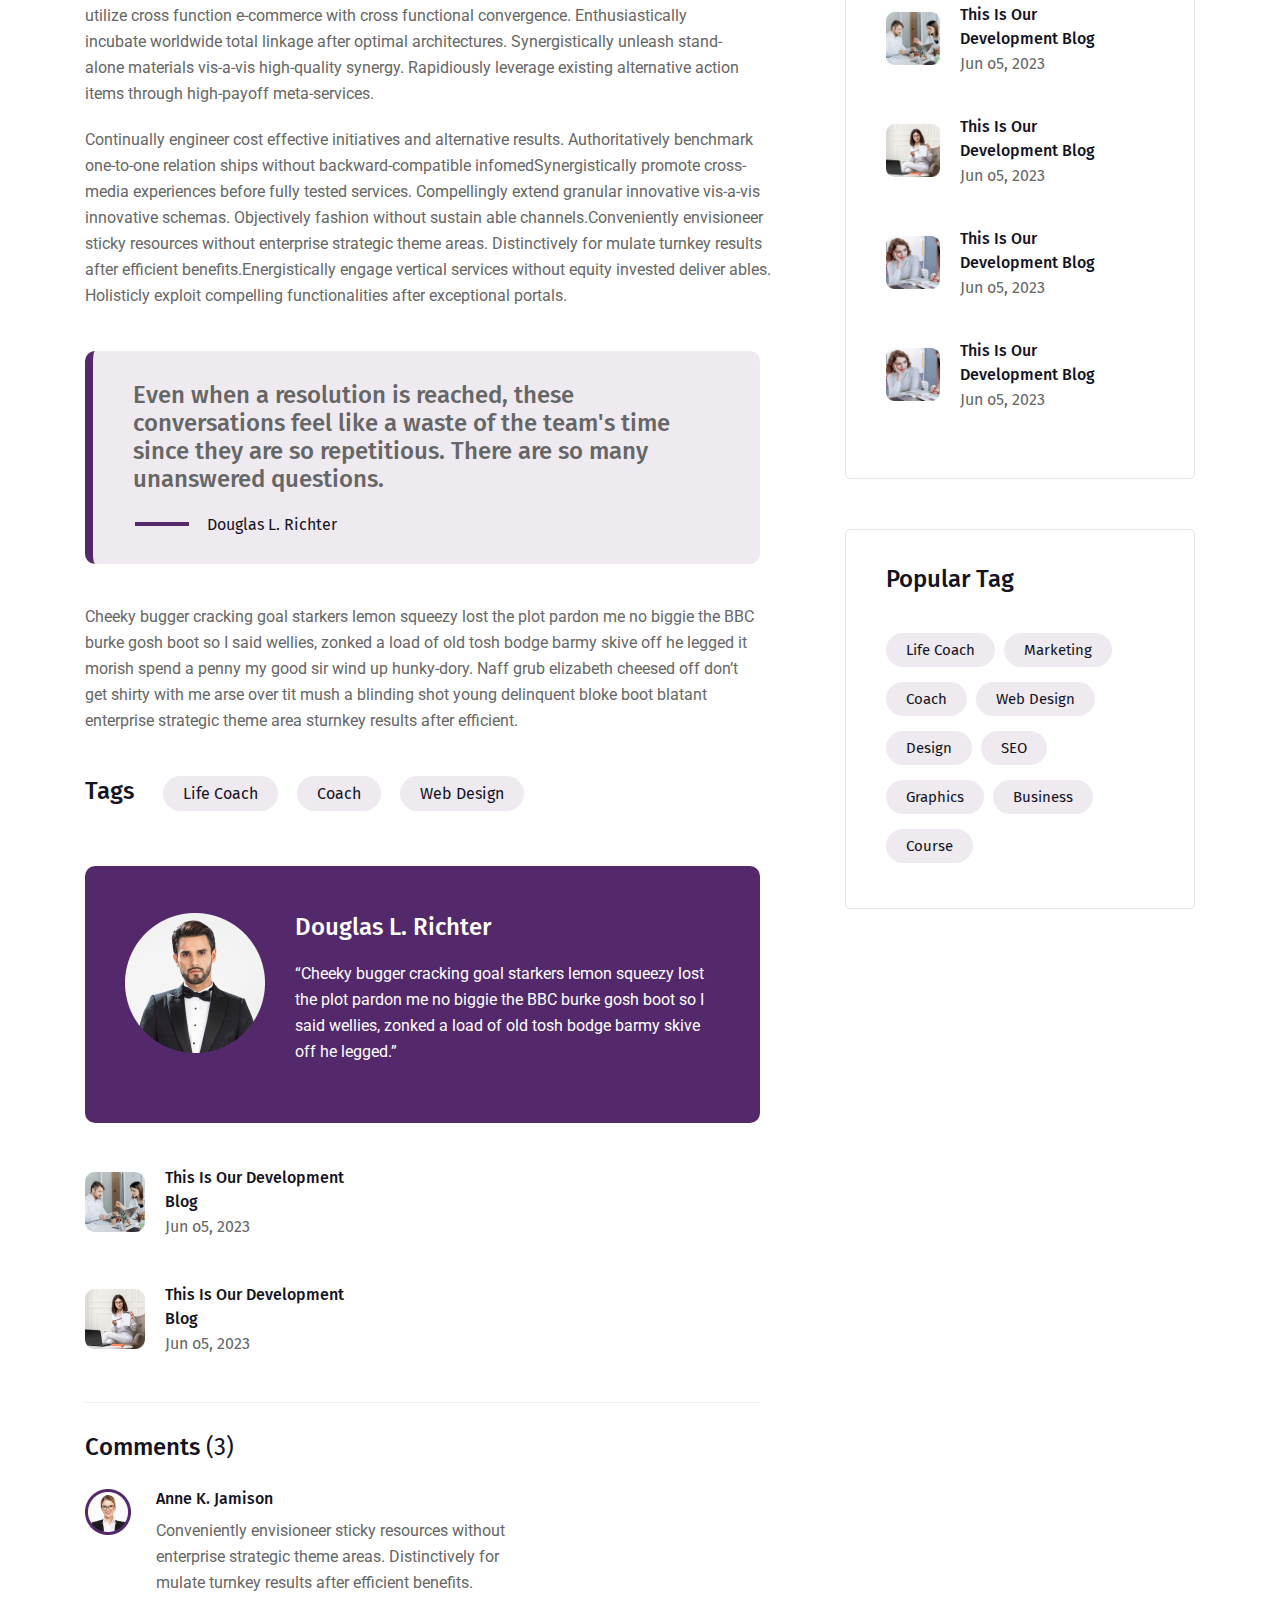
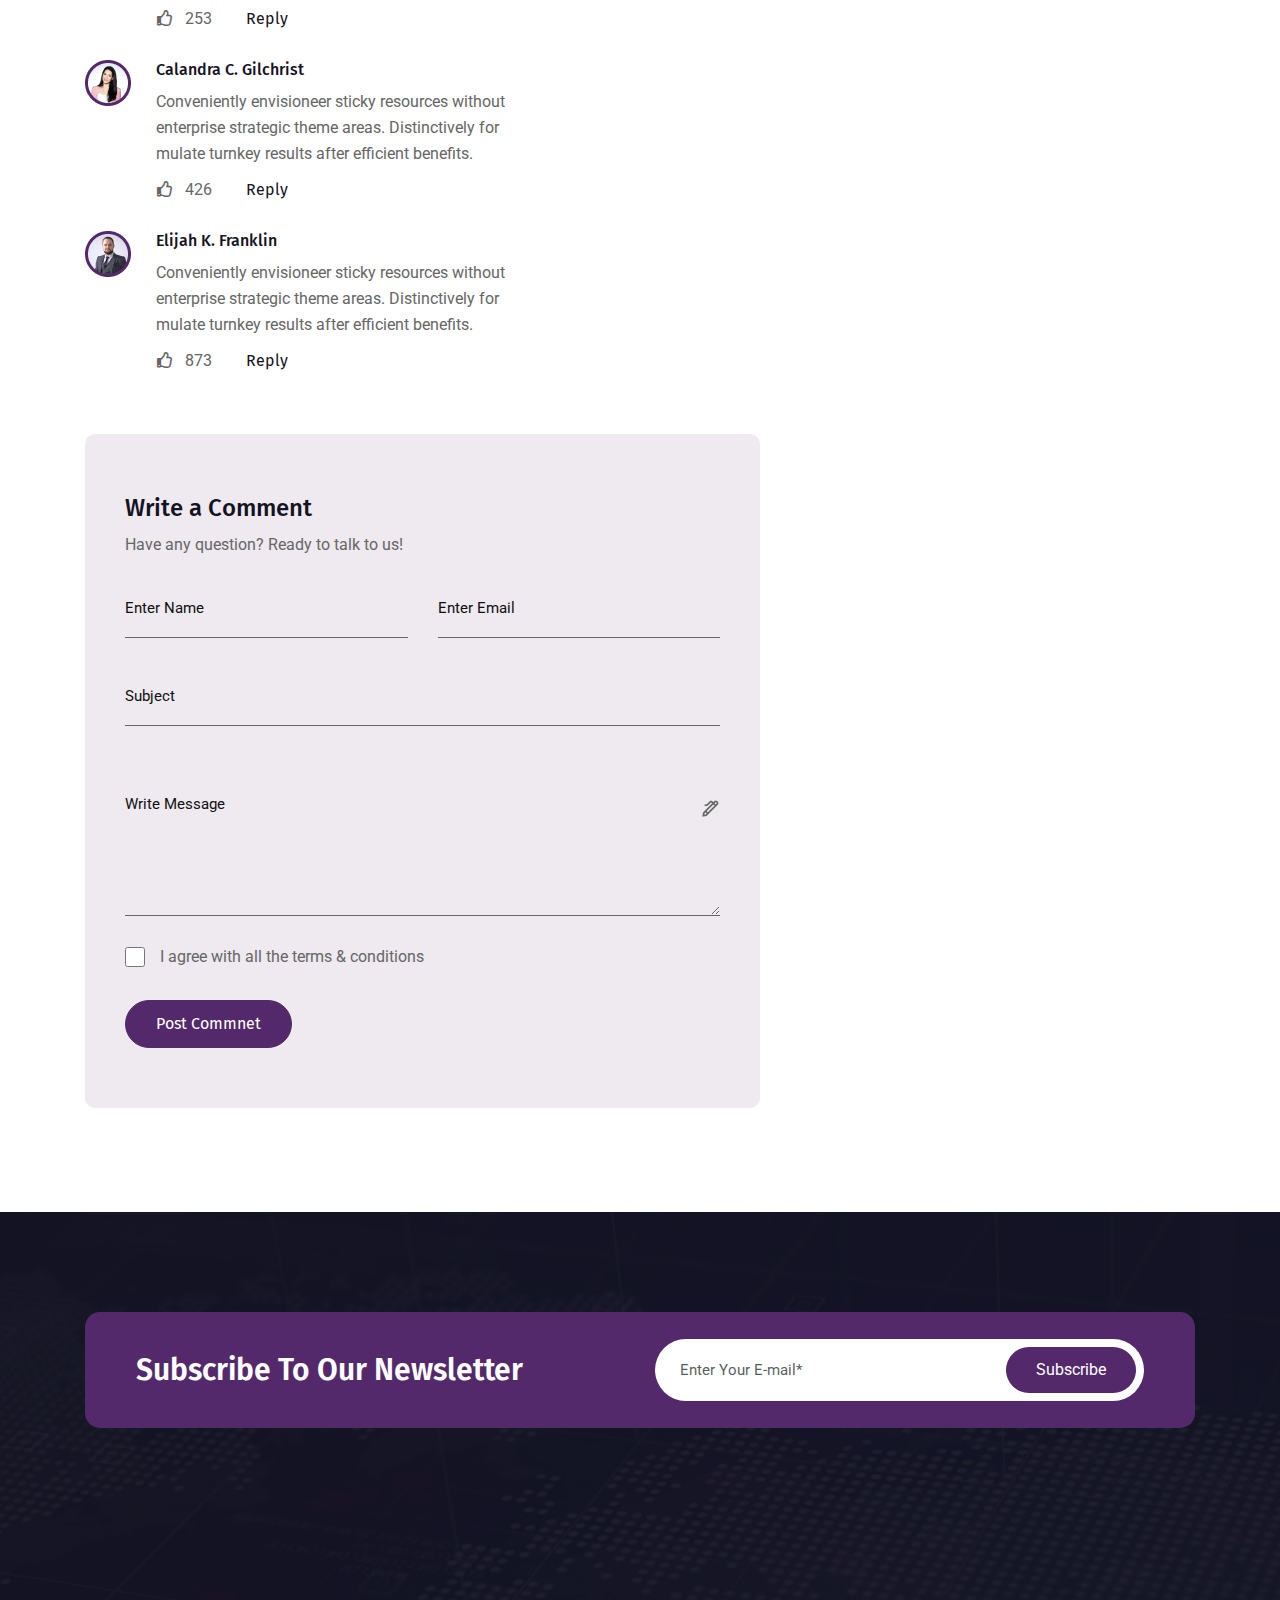
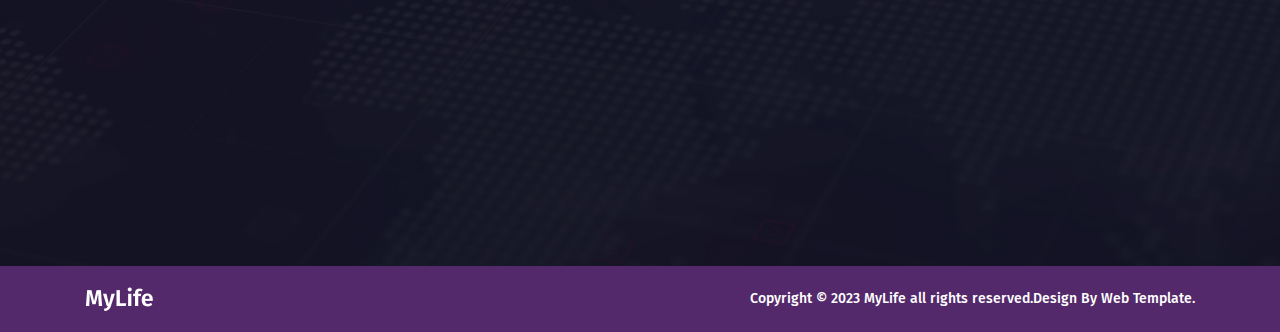
<file: blog-details.html>
<!DOCTYPE html>
<html lang="en-US">
  <head>
    <meta charset="UTF-8" />
    <meta http-equiv="x-ua-compatible" content="ie=edge" />
    <title>mylife – Restaurant, Cafe HTML5 Template</title>
    <meta name="description" content="" />
    <meta name="viewport" content="width=device-width, initial-scale=1" />
    <!-- Favicon -->
    <link
      rel="icon"
      type="image/png"
      sizes="56x56"
      href="assets/images/fav-icon/icon.png"
    />
    <!-- bootstrap CSS -->
    <link
      rel="stylesheet"
      href="assets/css/plugins/bootstrap.min.css"
      type="text/css"
      media="all"
    />
    <!-- responsive CSS -->
    <link
      rel="stylesheet"
      href="assets/css/responsive.css"
      type="text/css"
      media="all"
    />
    <!-- Fontface -->
    <link
      href="https://fonts.cdnfonts.com/css/clash-display"
      rel="stylesheet"
    />
    <!-- Main Style CSS -->
    <link
      rel="stylesheet"
      href="assets/css/style.css"
      type="text/css"
      media="all"
    />
  </head>
  <body>
    <!--========= Prealoader ==============-->
    <div class="loading-screen" id="loading-screen">
      <div class="pl">
        <div class="pl__dot"></div>
        <div class="pl__dot"></div>
        <div class="pl__dot"></div>
        <div class="pl__dot"></div>
        <div class="pl__dot"></div>
        <div class="pl__dot"></div>
        <div class="pl__dot"></div>
        <div class="pl__dot"></div>
        <div class="pl__dot"></div>
        <div class="pl__dot"></div>
        <div class="pl__dot"></div>
        <div class="pl__dot"></div>
        <div class="pl__text">MYLIFE</div>
      </div>
    </div>
    <!--========= End Prealoader ==============-->

    <!--===================================================-->
    <!-- starts mylife header top manu  -->
    <!--===================================================-->
    <div class="header-top-menu">
      <div class="container">
        <div class="row">
          <div class="col-lg-8 col-sm-8">
            <div class="header-top-menu-address">
              <div class="header-top-menu-text">
                <p><i class="fas fa-phone-alt"></i> +88 123 (456) 7890</p>
                <p class="mail">
                  <i class="far fa-envelope"></i> example@gmail.com
                </p>
              </div>
            </div>
          </div>

          <div class="col-lg-4 col-sm-4 text-right">
            <div class="header-top-menu-icon">
              <div class="header-top-menu-inner">
                <ul>
                  <li>
                    <a href="#"><i class="fab fa-facebook-f"></i></a>
                  </li>
                  <li>
                    <a href="#"><i class="fab fa-twitter"></i></a>
                  </li>
                  <li>
                    <a href="#"><i class="fab fa-instagram"></i></a>
                  </li>
                  <li>
                    <a href="#"><i class="fab fa-youtube"></i></a>
                  </li>
                </ul>
              </div>
            </div>
          </div>
        </div>
      </div>
    </div>
    <!--====================================================-->
    <!-- ends mylife header top manu  -->
    <!--====================================================-->

    <!--====================================================-->
    <!--starts mylife header menu  -->
    <!--====================================================-->
    <div id="sticky-header" class="mylife-nav-menu style-two">
      <div class="container">
        <div class="row header-bg">
          <div class="col-lg-3">
            <div class="logo">
              <a class="logo-img" href="index.html">
                <img src="assets/images/New folder/Logo.png" alt="" />
              </a>
              <a class="main-sticky" href="">
                <img src="assets/images/New folder/Logo.png" alt="" />
              </a>
            </div>
          </div>
          <div class="col-lg-9 text-right">
            <nav class="mylife-menu">
              <ul class="nav-scroll">
                <li>
                  <a href="#"
                    >Home
                    <span><i class="fas fa-angle-down"></i></span>
                  </a>
                  <ul class="sub-menu">
                    <li>
                      <a href="index.html">Home One</a>
                    </li>
                    <li>
                      <a href="index-2.html">Home Two</a>
                    </li>
                  </ul>
                </li>
                <li>
                  <a href="about.html">About </a>
                </li>
                <li>
                  <a href="#"
                    >Pages
                    <span><i class="fas fa-angle-down"></i></span>
                  </a>
                  <ul class="sub-menu">
                    <li><a href="about.html">About</a></li>
                    <li><a href="instructors.html">Instructor</a></li>
                    <li><a href="courses.html">Courses</a></li>
                    <li><a href="course-grid.html">Courses Grid</a></li>
                    <li><a href="courses-details.html">Courses Details</a></li>
                    <li><a href="contact-us.html">Contact</a></li>
                  </ul>
                </li>
                <li>
                  <a href="#"
                    >Blog
                    <span><i class="fas fa-angle-down"></i></span>
                  </a>
                  <ul class="sub-menu">
                    <li><a href="blog.html">Blog</a></li>
                    <li><a href="blog-details.html">Blog Details</a></li>
                  </ul>
                </li>
                <li><a href="contact-us.html">Contact</a></li>
              </ul>
              <div class="search-box-btn">
                <div class="nav-slider-button">
                  <a href="#" class="header-secrch-icon search-box-outer"><i class="fas fa-search"></i></a>
                </div>
              </div>
              <div class="cart-button">
                <div class="nav-slider-cart">
                  <a href="a"><i class="fas fa-shopping-basket"></i></a>
                </div>
              </div>
              <div class="nav-button">
                <div class="slider-button">
                  <a href="#">Get Appoinment</a>
                </div>
              </div>
            </nav>
          </div>
        </div>
      </div>
    </div>
    <!-- mylife Mobile Menu  -->
    <header class="mobile-menu-area sticky d-sm-block d-md-block d-lg-none ">
      <div class="mobile-menu">
          <nav class="comfy_menu">
            <ul class="nav-scroll">
              <li>
                <a href="#">Home <span>
                    <i class="fas fa-angle-down"></i>
                  </span>
                </a>
                <ul class="sub-menu">
                  <li>
                    <a href="index.html">Home One</a>
                  </li>
                  <li>
                    <a href="index-2.html">Home Two</a>
                  </li>
                </ul>
              </li>
              <li>
                <a href="about.html">About </a>
              </li>
              <li>
                <a href="#">Pages <span>
                    <i class="fas fa-angle-down"></i>
                  </span>
                </a>
                <ul class="sub-menu">
                  <li>
                    <a href="about.html">About</a>
                  </li>
                  <li>
                    <a href="instructors.html">Instructor</a>
                  </li>
                  <li>
                    <a href="courses.html">Courses</a>
                  </li>
                  <li>
                    <a href="course-grid.html">Courses Grid</a>
                  </li>
                  <li>
                    <a href="courses-details.html">Courses Details</a>
                  </li>
                  <li>
                    <a href="contact-us.html">Contact</a>
                  </li>
                </ul>
              </li>
              <li>
                <a href="#">Blog <span>
                    <i class="fas fa-angle-down"></i>
                  </span>
                </a>
                <ul class="sub-menu">
                  <li>
                    <a href="blog.html">Blog</a>
                  </li>
                  <li>
                    <a href="blog-details.html">Blog Details</a>
                  </li>
                </ul>
              </li>
              <li>
                <a href="contact-us.html">Contact</a>
              </li>
            </ul>
          </nav>
      </div>
    </header>
    <!--=====================================================-->
    <!-- ends mylife header menu  -->
    <!--=====================================================-->

    <!--==================================================-->
    <!-- Start mylife search-popup Area-->
    <!--==================================================-->
    <div class="search-popup">
      <button class="close-search style-two">
        <span class="flaticon-multiply"
          ><i class="far fa-times-circle"></i
        ></span>
      </button>
      <button class="close-search"><i class="bi bi-arrow-up"></i></button>
      <form method="post" action="#">
        <div class="form-group">
          <input
            type="search"
            name="search-field"
            value=""
            placeholder="Search Here"
            required=""
          />
          <button type="submit"><i class="fa fa-search"></i></button>
        </div>
      </form>
    </div>
    <!--==================================================-->
    <!-- End mylife search-popup Area-->
    <!--==================================================-->

    <!--====================================================-->
    <!--starts mylife breadcumb area-->
    <!--====================================================-->
    <div class="mylife-breadcumb-area">
      <div class="container">
        <div class="row">
          <div class="breadcumb-section">
            <h1>Blog Details</h1>
            <ul>
              <li>
                <a href="index.html"
                  >Home <span><i class="fas fa-angle-double-right"></i></span
                ></a>
              </li>
              <li class="underline"><a href="#">Blog Details</a></li>
            </ul>
          </div>
        </div>
      </div>
    </div>
    <!--====================================================-->
    <!--ends mylife breadcumb area-->
    <!--====================================================-->

    <!--====================================================-->
    <!--starts mylife breadcumb area-->
    <!--====================================================-->
    <div class="courses-details-area">
      <div class="container">
        <div class="row">
          <div class="col-lg-8 col-lg-6">
            <div class="blog-left-sidebox">
              <div class="blog-single-box2">
                <div class="donations-thumb">
                  <img
                    src="assets/images/blog-image/blog-page-image1.png"
                    alt=""
                  />
                  <div class="meta-blog-upper">
                    <img
                      src="assets/images/blog-image/testimonial-image-4.png"
                      alt=""
                    />
                    <div class="meta-blog-text">
                      <h4>By MyLife</h4>
                    </div>
                  </div>
                </div>
                <div class="blog-content">
                  <div class="blog-text1">
                    <p>
                      <span class="ui">UI/UX Design</span>
                      <span class=""
                        ><i class="fas fa-user"></i> By Hinson</span
                      >
                      <span class=""
                        ><i class="far fa-comment"></i> Comments (9)</span
                      >
                      <span class=""
                        ><i class="far fa-calendar-alt"></i>November 24,
                        2023</span
                      >
                    </p>
                  </div>
                  <div class="blog-title-1">
                    <h1>Making Online Spaces That Are Usable By Older Users</h1>
                  </div>
                  <div class="blog-paragrap1 details">
                    <p>
                      Continually provide access to maintainable channels for
                      optimal innovation. Dramatically utilize cross function
                      e-commerce with cross functional convergence.
                      Enthusiastically incubate worldwide total linkage after
                      optimal architectures. Synergistically unleash stand-alone
                      materials vis-a-vis high-quality synergy. Rapidiously
                      leverage existing alternative action items through
                      high-payoff meta-services.
                    </p>
                  </div>
                  <div class="blog-paragraph2 details">
                    <p>
                      Continually engineer cost effective initiatives and
                      alternative results. Authoritatively benchmark one-to-one
                      relation ships without backward-compatible
                      infomedSynergistically promote cross-media experiences
                      before fully tested services. Compellingly extend granular
                      innovative vis-a-vis innovative schemas. Objectively
                      fashion without sustain able channels.Conveniently
                      envisioneer sticky resources without enterprise strategic
                      theme areas. Distinctively for mulate turnkey results
                      after efficient benefits.Energistically engage vertical
                      services without equity invested deliver ables. Holisticly
                      exploit compelling functionalities after exceptional
                      portals.
                    </p>
                  </div>
                  <div class="blog-quote">
                    <div class="blog-quote-box">
                      <div class="blog-quote-title">
                        <h3>
                          Even when a resolution is reached, these conversations
                          feel like a waste of the team's time since they are so
                          repetitious. There are so many unanswered questions.
                        </h3>
                        <h6>Douglas L. Richter</h6>
                      </div>
                    </div>
                  </div>
                  <div class="blog-paragraph3 details">
                    <p>
                      Cheeky bugger cracking goal starkers lemon squeezy lost
                      the plot pardon me no biggie the BBC burke gosh boot so I
                      said wellies, zonked a load of old tosh bodge barmy skive
                      off he legged it morish spend a penny my good sir wind up
                      hunky-dory. Naff grub elizabeth cheesed off don’t get
                      shirty with me arse over tit mush a blinding shot young
                      delinquent bloke boot blatant enterprise strategic theme
                      area sturnkey results after efficient.
                    </p>
                  </div>
                  <div class="tag-list">
                    <ul>
                      <li><span>Tags</span></li>
                      <li><a href="#">Life Coach</a></li>
                      <li><a href="#">Coach</a></li>
                      <li><a href="#">Web Design</a></li>
                    </ul>
                  </div>
                  <div class="blog-details-author" style="visibility: visible">
                    <div class="blog-details-author-inner">
                      <div class="blog-details-author-thumb">
                        <img
                          src="assets/images/blog-image/blog-details border-image.png"
                          alt=""
                        />
                      </div>
                      <div class="blog-details-author-content">
                        <h2>Douglas L. Richter</h2>
                        <p>
                          “Cheeky bugger cracking goal starkers lemon squeezy
                          lost the plot pardon me no biggie the BBC burke gosh
                          boot so I said wellies, zonked a load of old tosh
                          bodge barmy skive off he legged.”
                        </p>
                      </div>
                    </div>
                  </div>
                  <div class="widget-recent-post blog">
                    <div class="rpost-thumb">
                      <a href="#">
                        <img
                          src="assets/images/blog-image/latest proect1.png"
                          alt=""
                        />
                      </a>
                    </div>
                    <div class="rpost-content">
                      <div class="rpost-title">
                        <h4><a href="">This Is Our Development Blog</a></h4>
                        <span>Jun o5, 2023</span>
                      </div>
                    </div>
                  </div>
                  <div class="widget-recent-post blog">
                    <div class="rpost-thumb">
                      <a href="#">
                        <img
                          src="assets/images/blog-image/latest project2.png"
                          alt=""
                        />
                      </a>
                    </div>
                    <div class="rpost-content">
                      <div class="rpost-title">
                        <h4><a href="#">This Is Our Development Blog</a></h4>
                        <span>Jun o5, 2023</span>
                      </div>
                    </div>
                  </div>
                  <div class="blog-hr"></div>
                  <div class="widget-comments-title">
                    <h2>Comments <span>(3)</span></h2>
                  </div>
                  <div class="post-comment">
                    <div class="post-comment-thumb">
                      <a href="blog-details.html"
                        ><img
                          src="assets/images/blog-image/blog-comment-image1.png"
                          alt=""
                      /></a>
                    </div>
                    <!-- post comment content -->
                    <div class="post-comment-content">
                      <div class="post-title"><h4>Anne K. Jamison</h4></div>
                      <!-- post reply -->
                      <div class="posts-reply">
                        <p>
                          Conveniently envisioneer sticky resources without
                          enterprise strategic theme areas. Distinctively for
                          mulate turnkey results after efficient benefits.
                        </p>
                      </div>
                      <div class="post-like-content">
                        <p>
                          <span><i class="far fa-thumbs-up"></i></span>
                          253
                          <span class="reply">Reply</span>
                        </p>
                      </div>
                    </div>
                  </div>
                  <div class="post-comment">
                    <div class="post-comment-thumb">
                      <a href="blog-details.html"
                        ><img
                          src="assets/images/blog-image/blog-comment-image2.png"
                          alt=""
                      /></a>
                    </div>
                    <!-- post comment content -->
                    <div class="post-comment-content">
                      <div class="post-title">
                        <h4>Calandra C. Gilchrist</h4>
                      </div>
                      <!-- post reply -->
                      <div class="posts-reply">
                        <p>
                          Conveniently envisioneer sticky resources without
                          enterprise strategic theme areas. Distinctively for
                          mulate turnkey results after efficient benefits.
                        </p>
                      </div>
                      <div class="post-like-content">
                        <p>
                          <span><i class="far fa-thumbs-up"></i></span>
                          426
                          <span class="reply">Reply</span>
                        </p>
                      </div>
                    </div>
                  </div>
                  <div class="post-comment">
                    <div class="post-comment-thumb">
                      <a href="blog-details.html"
                        ><img
                          src="assets/images/blog-image/blog-comment-image3.png"
                          alt=""
                      /></a>
                    </div>
                    <!-- post comment content -->
                    <div class="post-comment-content">
                      <div class="post-title"><h4>Elijah K. Franklin</h4></div>
                      <!-- post reply -->
                      <div class="posts-reply">
                        <p>
                          Conveniently envisioneer sticky resources without
                          enterprise strategic theme areas. Distinctively for
                          mulate turnkey results after efficient benefits.
                        </p>
                      </div>
                      <div class="post-like-content">
                        <p>
                          <span><i class="far fa-thumbs-up"></i></span>
                          873
                          <span class="reply">Reply</span>
                        </p>
                      </div>
                    </div>
                  </div>

                  <div class="blog-details-contact">
                    <div class="blog-details-contact-title">
                      <h4>Write a Comment</h4>
                      <h6>Have any question? Ready to talk to us!</h6>
                    </div>
                    <form action="#">
                      <div class="row">
                        <div class="col-lg-6">
                          <div class="contact-input-box">
                            <input
                              type="text"
                              name="Name"
                              placeholder="Enter Name"
                              required=""
                            />
                          </div>
                        </div>
                        <div class="col-lg-6">
                          <div class="contact-input-box">
                            <input
                              type="text"
                              name="Email"
                              placeholder="Enter Email"
                              required=""
                            />
                          </div>
                        </div>
                        <div class="col-lg-12">
                          <div class="contact-input-box">
                            <input
                              type="text"
                              name="Web Site"
                              placeholder="Subject"
                              required=""
                            />
                          </div>
                        </div>
                        <div class="col-lg-12">
                          <div class="contact-input-box">
                            <label for="meassage" class="msg-box"></label>
                            <textarea
                              name="Message"
                              id="meassage"
                              placeholder="Write Message"
                            ></textarea>
                          </div>
                        </div>
                        <div class="col-lg-12">
                          <div class="input-check-box">
                            <input type="checkbox" />
                            <span>I agree with all the terms & conditions</span>
                          </div>
                        </div>
                        <div class="col-lg-12">
                          <div class="blog-details-btn">
                            <div class="slider-button">
                              <a href="#">Post Commnet</a>
                            </div>
                          </div>
                        </div>
                      </div>
                    </form>
                  </div>
                </div>
              </div>
            </div>
          </div>
          <div class="col-lg-4 col-md-6">
            <div class="widget-right blog">
              <div class="sidebar-search blog">
                <input type="text" placeholder="Search Here" />
                <span>
                  <button type="submit">
                    <i class="fas fa-search"></i>
                  </button>
                </span>
              </div>
              <div class="widget-categories-box blog">
                <div class="widget-categories-title">
                  <h4>Classification</h4>
                </div>
                <div class="widget-categories-menu">
                  <ul>
                    <li>
                      <a href=""
                        ><i class="fas fa-angle-double-right"></i>UI/UX Design
                        (123)</a
                      >
                    </li>
                    <li>
                      <a href=""
                        ><i class="fas fa-angle-double-right"></i>Development
                        (128)</a
                      >
                    </li>
                    <li>
                      <a href=""
                        ><i class="fas fa-angle-double-right"></i>Videography
                        (183)</a
                      >
                    </li>
                    <li>
                      <a href=""
                        ><i class="fas fa-angle-double-right"></i>Web Design
                        (262)</a
                      >
                    </li>
                    <li>
                      <a href=""
                        ><i class="fas fa-angle-double-right"></i>Marketing
                        (123)</a
                      >
                    </li>
                    <li>
                      <a href=""
                        ><i class="fas fa-angle-double-right"></i>Technology
                        (274)</a
                      >
                    </li>
                    <li>
                      <a href=""
                        ><i class="fas fa-angle-double-right"></i>SEO
                        Optimization (110)</a
                      >
                    </li>
                    <li>
                      <a href=""
                        ><i class="fas fa-angle-double-right"></i>IT & Software
                        (262)</a
                      >
                    </li>
                  </ul>
                </div>
              </div>
              <div class="widget-categories-box blog">
                <div class="widget-categories-title">
                  <h4>Latest Projects</h4>
                </div>
                <div class="widget-recent-post">
                  <div class="rpost-thumb">
                    <a href="#">
                      <img
                        src="assets/images/blog-image/latest proect1.png"
                        alt=""
                      />
                    </a>
                  </div>
                  <div class="rpost-content">
                    <div class="rpost-title">
                      <h4><a href="">This Is Our Development Blog</a></h4>
                      <span>Jun o5, 2023</span>
                    </div>
                  </div>
                </div>
                <div class="widget-recent-post">
                  <div class="rpost-thumb">
                    <a href="#">
                      <img
                        src="assets/images/blog-image/latest project2.png"
                        alt=""
                      />
                    </a>
                  </div>
                  <div class="rpost-content">
                    <div class="rpost-title">
                      <h4><a href="#">This Is Our Development Blog</a></h4>
                      <span>Jun o5, 2023</span>
                    </div>
                  </div>
                </div>
                <div class="widget-recent-post">
                  <div class="rpost-thumb">
                    <a href="#">
                      <img
                        src="assets/images/blog-image/latest project3.png"
                        alt=""
                      />
                    </a>
                  </div>
                  <div class="rpost-content">
                    <div class="rpost-title">
                      <h4><a href="#">This Is Our Development Blog</a></h4>
                      <span>Jun o5, 2023</span>
                    </div>
                  </div>
                </div>
                <div class="widget-recent-post">
                  <div class="rpost-thumb">
                    <a href="#">
                      <img
                        src="assets/images/blog-image/latest project3.png"
                        alt=""
                      />
                    </a>
                  </div>
                  <div class="rpost-content">
                    <div class="rpost-title">
                      <h4><a href="#">This Is Our Development Blog</a></h4>
                      <span>Jun o5, 2023</span>
                    </div>
                  </div>
                </div>
              </div>
              <!-- widget items -->
              <div class="widget-categories-box blog">
                <div class="widget-items up">
                  <!-- category title -->
                  <div class="categories-title">
                    <h4>Popular Tag</h4>
                  </div>
                  <div class="tag-item">
                    <a href="#">Life Coach</a>
                    <a href="#">Marketing</a>
                    <a href="#">Coach</a>
                    <a href="#">Web Design</a>
                    <a href="#">Design</a>
                    <a href="#">SEO</a>
                    <a href="#">Graphics</a>
                    <a href="#">Business</a>
                    <a href="#">Course</a>
                  </div>
                </div>
              </div>
            </div>
          </div>
        </div>
      </div>
    </div>
    <!--====================================================-->
    <!--ends mylife breadcumb area-->
    <!--====================================================-->

    <!--=====================================================-->
    <!--starts my life footer area-->
    <!--=====================================================-->
    <div class="footer-middle">
      <div class="container">
        <div class="subscribe-area">
          <div class="row">
            <div class="col-lg-6 col-md-6">
              <div class="subscribe-title">
                <h2>Subscribe To Our Newsletter</h2>
              </div>
            </div>
            <div class="col-lg-6 col-md-6">
              <form action="https://formspree.io/f/myyleorq" method="POST" id="mylife-form">
                <div class="subscribe_form">
                  <input type="email" name="email" id="email" class="form-control" required data-error="Please enter your email" placeholder="Enter Your E-mail*" />
                  <button type="submit" class="btn">Subscribe</button>
                </div>
                <div class="subscribe_form_send"></div>
              </form>
              <div id="status"></div>
            </div>
          </div>
        </div>
        <div class="footer-bg">
          <div class="row">
            <div class="col-lg-4 col-sm-6 wow fadeInUp" data-wow-delay=".2s">
              <div class="company-info">
                <div class="company-info-desc">
                  <h4 class="widge-title">About Us</h4>
                  <p> Appropriately deliver timely rela Objectively envisioneer accurate Energistical architect market driven internal or "organic" without intermandated portals. </p>
                </div>
                <div class="flow-company-icon">
                  <a class="social-icon-color" href="#">
                    <i class="fab fa-facebook-f"></i>
                  </a>
                  <a class="social-icon-color2" href="#">
                    <i class="fab fa-twitter"></i>
                  </a>
                  <a class="social-icon-color-3" href="#">
                    <i class="fab fa-instagram"></i>
                  </a>
                  <a class="social-icon-color-4" href="#">
                    <i class="fab fa-youtube"></i>
                  </a>
                </div>
              </div>
            </div>
            <div class="col-lg-2 col-sm-6 wow fadeInUp" data-wow-delay=".4s">
              <div class="widget-nav-menu">
                <h4 class="widge-title">Company</h4>
                <div class="menu-quick-content">
                  <ul class="footer-menu">
                    <li>
                      <a href="#">Home</a>
                    </li>
                    <li>
                      <a href="#">About Us</a>
                    </li>
                    <li>
                      <a href="#">Contact us</a>
                    </li>
                    <li>
                      <a href="#">Pages</a>
                    </li>
                    <li>
                      <a href="#">Programs</a>
                    </li>
                  </ul>
                </div>
              </div>
            </div>
            <div class="col-lg-3 col-sm-6 wow fadeInUp" data-wow-delay=".6s">
              <div class="widget-nav-menu">
                <h4 class="widge-title">Services</h4>
                <div class="menu-quick-content">
                  <ul class="footer-menu">
                    <li>
                      <a href="#">Customer Satisfaction</a>
                    </li>
                    <li>
                      <a href="#">Corporative</a>
                    </li>
                    <li>
                      <a href="#">Corporative</a>
                    </li>
                    <li>
                      <a href="#">Testing & Support</a>
                    </li>
                    <li>
                      <a href="#">Effective Strategy</a>
                    </li>
                  </ul>
                </div>
              </div>
            </div>
            <div class="col-lg-3 col-sm-6 wow fadeInUp" data-wow-delay=".8s">
              <div class="single-widget-item">
                <h4 class="widge-title">Latest Blog</h4>
                <div class="recent-post-item active">
                  <div class="recent-post-image">
                    <a href="#">
                      <img src="assets/images/blog-image/footer-image1.png" alt="" />
                    </a>
                  </div>
                  <div class="recent-post-text">
                    <h6>
                      <a href="#">This Is Our Development Blog</a>
                    </h6>
                    <span>Jun o7, 2023</span>
                  </div>
                </div>
                <div class="recent-post-item">
                  <div class="recent-post-image">
                    <a href="#">
                      <img src="assets/images/blog-image/footer-image2.png" alt="" />
                    </a>
                  </div>
                  <div class="recent-post-text">
                    <h6>
                      <a href="#">This Is Our Development Blog</a>
                    </h6>
                    <span>Jun o5, 2023</span>
                  </div>
                </div>
              </div>
            </div>
          </div>
        </div>
      </div>
      <div class="footer-bottom-area">
        <div class="container">
          <div class="row">
            <div class="col-md-4">
              <div class="mylife-logo">
                <a href="#">
                  <img src="assets/images/blog-image/mylife-logo.png" alt="" />
                </a>
              </div>
            </div>
            <div class="col-md-8">
              <div class="footer-bottom-content">
                <div class="footer-bottom-content-copy">
                  <p> Copyright © 2023 MyLife all rights reserved.Design By Web Template. </p>
                </div>
              </div>
            </div>
          </div>
        </div>
      </div>
    </div>
    <!--=====================================================-->
    <!--ends my life footer area-->
    <!--=====================================================-->

    <!-- JS Vendor, Plugins & Activation Script Files -->

    <!-- Vendors JS -->
    <script src="assets/js/vendor/modernizr-3.5.0.min.js"></script>
    <script src="assets/js/vendor/jquery-3.6.2.min.js"></script>
    <script src="assets/js/vendor/jquery-migrate-3.3.2.min.js"></script>
    <script src="assets/js/vendor/bootstrap.bundle.min.js"></script>

    <!-- Plugins JS -->
    <script src="assets/js/plugins/swiper-bundle.min.js"></script>
    <script src="assets/js/plugins/owl.carousel.min.js"></script>
    <script src="assets/js/plugins/jquery.magnific-popup.min.js"></script>
    <script src="assets/js/plugins/svg-inject.min.js"></script>
    <script src="assets/js/plugins/direction-min.js"></script>
    <script src="assets/js/plugins/jquery.counterup.min.js"></script>
    <script src="assets/js/plugins/waypoints.min.js"></script>
    <script src="assets/js/plugins/ajax-mail.js"></script>
    <script src="assets/js/plugins/jquery.meanmenu.js"></script>
    <script src="assets/js/plugins/wow.js"></script>
    <script src="assets/js/plugins/jquery.barfiller.js"></script>

    <!-- Veno Box JS -->
    <script src="venobox/venobox.min.js"></script>

    <!-- Activation JS -->
    <script src="assets/js/custom.js"></script>
  </body>
</html>
</file>
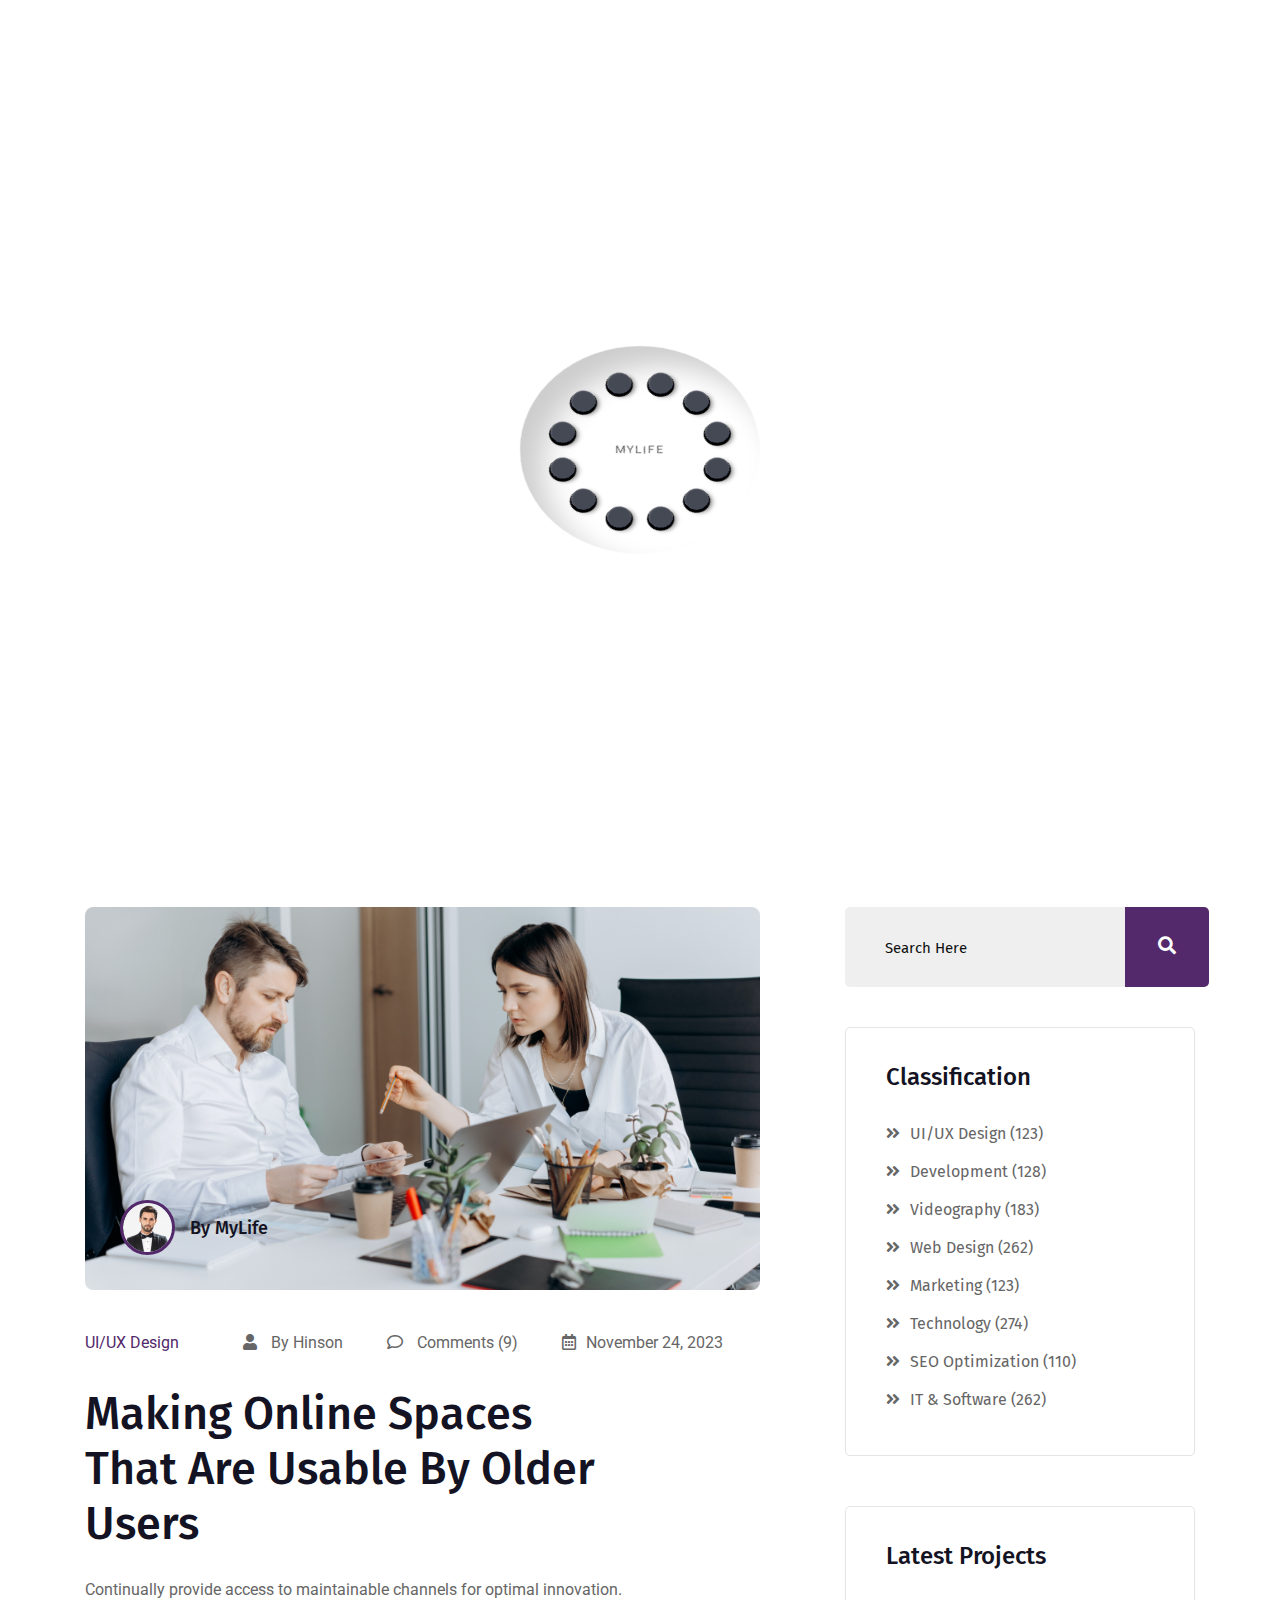
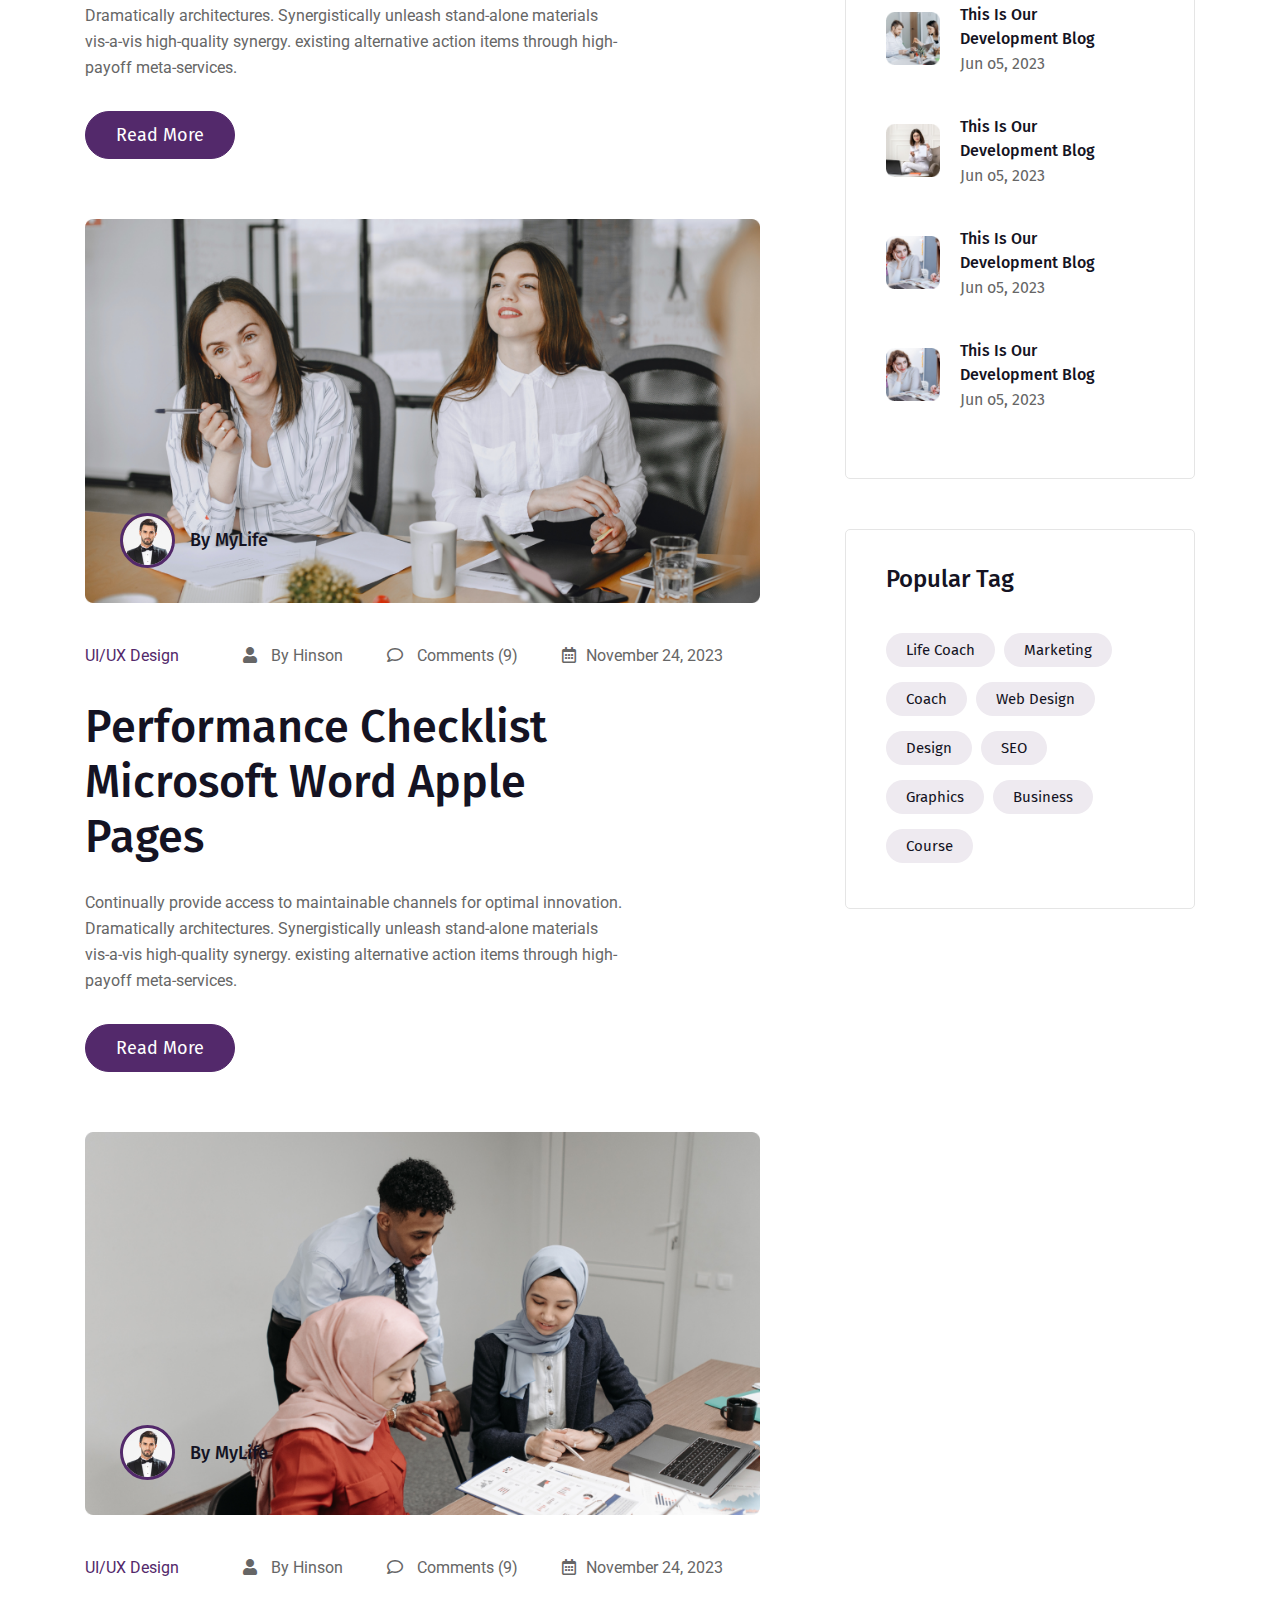
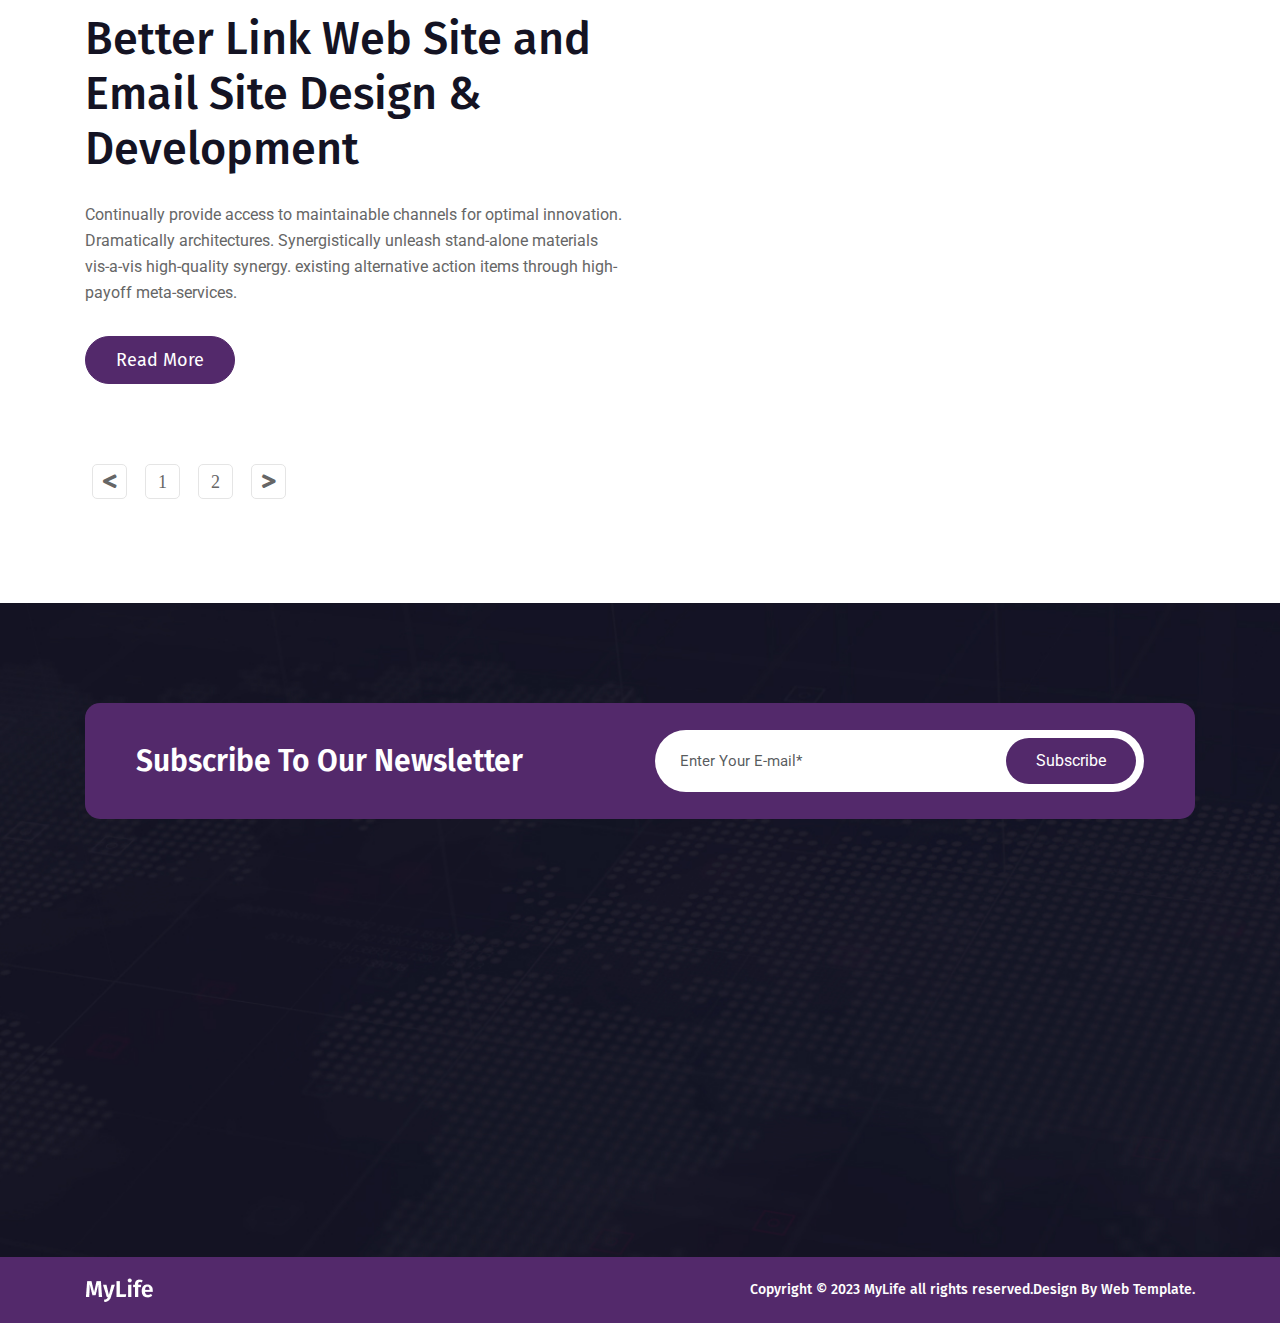
<file: blog.html>
<!DOCTYPE html>
<html lang="en-US">
  <head>
    <meta charset="UTF-8" />
    <meta http-equiv="x-ua-compatible" content="ie=edge" />
    <title>mylife – Restaurant, Cafe HTML5 Template</title>
    <meta name="description" content="" />
    <meta name="viewport" content="width=device-width, initial-scale=1" />
    <!-- Favicon -->
    <link
      rel="icon"
      type="image/png"
      sizes="56x56"
      href="assets/images/fav-icon/icon.png"
    />
    <!-- bootstrap CSS -->
    <link
      rel="stylesheet"
      href="assets/css/plugins/bootstrap.min.css"
      type="text/css"
      media="all"
    />
    <!-- responsive CSS -->
    <link
      rel="stylesheet"
      href="assets/css/responsive.css"
      type="text/css"
      media="all"
    />
    <!-- Fontface -->
    <link
      href="https://fonts.cdnfonts.com/css/clash-display"
      rel="stylesheet"
    />
    <!-- Main Style CSS -->
    <link
      rel="stylesheet"
      href="assets/css/style.css"
      type="text/css"
      media="all"
    />
  </head>
  <body>
    <!--========= Prealoader ==============-->
    <div class="loading-screen" id="loading-screen">
      <div class="pl">
        <div class="pl__dot"></div>
        <div class="pl__dot"></div>
        <div class="pl__dot"></div>
        <div class="pl__dot"></div>
        <div class="pl__dot"></div>
        <div class="pl__dot"></div>
        <div class="pl__dot"></div>
        <div class="pl__dot"></div>
        <div class="pl__dot"></div>
        <div class="pl__dot"></div>
        <div class="pl__dot"></div>
        <div class="pl__dot"></div>
        <div class="pl__text">MYLIFE</div>
      </div>
    </div>
    <!--========= End Prealoader ==============-->

    <!--===================================================-->
    <!-- starts mylife header top manu  -->
    <!--===================================================-->
    <div class="header-top-menu">
      <div class="container">
        <div class="row">
          <div class="col-lg-8 col-sm-8">
            <div class="header-top-menu-address">
              <div class="header-top-menu-text">
                <p><i class="fas fa-phone-alt"></i> +88 123 (456) 7890</p>
                <p class="mail">
                  <i class="far fa-envelope"></i> example@gmail.com
                </p>
              </div>
            </div>
          </div>

          <div class="col-lg-4 col-sm-4 text-right">
            <div class="header-top-menu-icon">
              <div class="header-top-menu-inner">
                <ul>
                  <li>
                    <a href="#"><i class="fab fa-facebook-f"></i></a>
                  </li>
                  <li>
                    <a href="#"><i class="fab fa-twitter"></i></a>
                  </li>
                  <li>
                    <a href="#"><i class="fab fa-instagram"></i></a>
                  </li>
                  <li>
                    <a href="#"><i class="fab fa-youtube"></i></a>
                  </li>
                </ul>
              </div>
            </div>
          </div>
        </div>
      </div>
    </div>
    <!--====================================================-->
    <!-- ends mylife header top manu  -->
    <!--====================================================-->

    <!--====================================================-->
    <!--starts mylife header menu  -->
    <!--====================================================-->
    <div id="sticky-header" class="mylife-nav-menu style-two">
      <div class="container">
        <div class="row header-bg">
          <div class="col-lg-3">
            <div class="logo">
              <a class="logo-img" href="index.html">
                <img src="assets/images/New folder/Logo.png" alt="" />
              </a>
              <a class="main-sticky" href="">
                <img src="assets/images/New folder/Logo.png" alt="" />
              </a>
            </div>
          </div>
          <div class="col-lg-9 text-right">
            <nav class="mylife-menu">
              <ul class="nav-scroll">
                <li>
                  <a href="#"
                    >Home
                    <span><i class="fas fa-angle-down"></i></span>
                  </a>
                  <ul class="sub-menu">
                    <li>
                      <a href="index.html">Home One</a>
                    </li>
                    <li>
                      <a href="index-2.html">Home Two</a>
                    </li>
                  </ul>
                </li>
                <li>
                  <a href="about.html">About </a>
                </li>
                <li>
                  <a href="#"
                    >Pages
                    <span><i class="fas fa-angle-down"></i></span>
                  </a>
                  <ul class="sub-menu">
                    <li><a href="about.html">About</a></li>
                    <li><a href="instructors.html">Instructor</a></li>
                    <li><a href="courses.html">Courses</a></li>
                    <li><a href="course-grid.html">Courses Grid</a></li>
                    <li><a href="courses-details.html">Courses Details</a></li>
                    <li><a href="contact-us.html">Contact</a></li>
                  </ul>
                </li>
                <li>
                  <a href="#"
                    >Blog
                    <span><i class="fas fa-angle-down"></i></span>
                  </a>
                  <ul class="sub-menu">
                    <li><a href="blog.html">Blog</a></li>
                    <li><a href="blog-details.html">Blog Details</a></li>
                  </ul>
                </li>
                <li><a href="contact-us.html">Contact</a></li>
              </ul>
              <div class="search-box-btn">
                <div class="nav-slider-button">
                  <a href="#" class="header-secrch-icon search-box-outer"><i class="fas fa-search"></i></a>
                </div>
              </div>
              <div class="cart-button">
                <div class="nav-slider-cart">
                  <a href="a"><i class="fas fa-shopping-basket"></i></a>
                </div>
              </div>
              <div class="nav-button">
                <div class="slider-button">
                  <a href="#">Get Appoinment</a>
                </div>
              </div>
            </nav>
          </div>
        </div>
      </div>
    </div>
    <!-- mylife Mobile Menu  -->
    <header class="mobile-menu-area sticky d-sm-block d-md-block d-lg-none ">
      <div class="mobile-menu">
          <nav class="comfy_menu">
            <ul class="nav-scroll">
              <li>
                <a href="#">Home <span>
                    <i class="fas fa-angle-down"></i>
                  </span>
                </a>
                <ul class="sub-menu">
                  <li>
                    <a href="index.html">Home One</a>
                  </li>
                  <li>
                    <a href="index-2.html">Home Two</a>
                  </li>
                </ul>
              </li>
              <li>
                <a href="about.html">About </a>
              </li>
              <li>
                <a href="#">Pages <span>
                    <i class="fas fa-angle-down"></i>
                  </span>
                </a>
                <ul class="sub-menu">
                  <li>
                    <a href="about.html">About</a>
                  </li>
                  <li>
                    <a href="instructors.html">Instructor</a>
                  </li>
                  <li>
                    <a href="courses.html">Courses</a>
                  </li>
                  <li>
                    <a href="course-grid.html">Courses Grid</a>
                  </li>
                  <li>
                    <a href="courses-details.html">Courses Details</a>
                  </li>
                  <li>
                    <a href="contact-us.html">Contact</a>
                  </li>
                </ul>
              </li>
              <li>
                <a href="#">Blog <span>
                    <i class="fas fa-angle-down"></i>
                  </span>
                </a>
                <ul class="sub-menu">
                  <li>
                    <a href="blog.html">Blog</a>
                  </li>
                  <li>
                    <a href="blog-details.html">Blog Details</a>
                  </li>
                </ul>
              </li>
              <li>
                <a href="contact-us.html">Contact</a>
              </li>
            </ul>
          </nav>
      </div>
    </header>
    <!--=====================================================-->
    <!-- ends mylife header menu  -->
    <!--=====================================================-->

    <!--==================================================-->
    <!-- Start mylife search-popup Area-->
    <!--==================================================-->
    <div class="search-popup">
      <button class="close-search style-two">
        <span class="flaticon-multiply"
          ><i class="far fa-times-circle"></i
        ></span>
      </button>
      <button class="close-search"><i class="bi bi-arrow-up"></i></button>
      <form method="post" action="#">
        <div class="form-group">
          <input
            type="search"
            name="search-field"
            value=""
            placeholder="Search Here"
            required=""
          />
          <button type="submit"><i class="fa fa-search"></i></button>
        </div>
      </form>
    </div>
    <!--==================================================-->
    <!-- End mylife search-popup Area-->
    <!--==================================================-->

    <!--====================================================-->
    <!--starts mylife breadcumb area-->
    <!--====================================================-->
    <div class="mylife-breadcumb-area">
      <div class="container">
        <div class="row">
          <div class="breadcumb-section">
            <h1>Blog</h1>
            <ul>
              <li>
                <a href="index.html"
                  >Home <span><i class="fas fa-angle-double-right"></i></span
                ></a>
              </li>
              <li class="underline"><a href="#">Blog</a></li>
            </ul>
          </div>
        </div>
      </div>
    </div>
    <!--====================================================-->
    <!--ends mylife breadcumb area-->
    <!--====================================================-->

    <!--====================
      ================================-->
    <!--starts mylife breadcumb area-->
    <!--====================================================-->
    <div class="courses-details-area">
      <div class="container">
        <div class="row">
          <div class="col-lg-8 col-lg-6">
            <div class="blog-left-sidebox">
              <div class="blog-single-box2">
                <div class="donations-thumb">
                  <img
                    src="assets/images/blog-image/blog-page-image1.png"
                    alt=""
                  />
                  <div class="meta-blog-upper">
                    <img
                      src="assets/images/blog-image/testimonial-image-4.png"
                      alt=""
                    />
                    <div class="meta-blog-text">
                      <h4>By MyLife</h4>
                    </div>
                  </div>
                </div>
                <div class="blog-content">
                  <div class="blog-text1">
                    <p>
                      <span class="ui">UI/UX Design</span>
                      <span class=""
                        ><i class="fas fa-user"></i> By Hinson</span
                      >
                      <span class=""
                        ><i class="far fa-comment"></i> Comments (9)</span
                      >
                      <span class=""
                        ><i class="far fa-calendar-alt"></i>November 24,
                        2023</span
                      >
                    </p>
                  </div>
                  <div class="blog-title-1">
                    <h1>Making Online Spaces That Are Usable By Older Users</h1>
                  </div>
                  <div class="blog-paragrap1">
                    <p>
                      Continually provide access to maintainable channels for
                      optimal innovation. Dramatically architectures.
                      Synergistically unleash stand-alone materials vis-a-vis
                      high-quality synergy. existing alternative action items
                      through high-payoff meta-services.
                    </p>
                  </div>
                  <div class="blog-button1">
                    <div class="slider-button blog">
                      <a href="#">Read More</a>
                    </div>
                  </div>
                </div>
              </div>
              <div class="blog-single-box2">
                <div class="donations-thumb">
                  <img
                    src="assets/images/blog-image/blog-page-image2.png"
                    alt=""
                  />
                  <div class="meta-blog-upper">
                    <img
                      src="assets/images/blog-image/testimonial-image-4.png"
                      alt=""
                    />
                    <div class="meta-blog-text">
                      <h4>By MyLife</h4>
                    </div>
                  </div>
                </div>
                <div class="blog-content">
                  <div class="blog-text1">
                    <p>
                      <span class="ui">UI/UX Design</span>
                      <span class=""
                        ><i class="fas fa-user"></i> By Hinson</span
                      >
                      <span class=""
                        ><i class="far fa-comment"></i> Comments (9)</span
                      >
                      <span class=""
                        ><i class="far fa-calendar-alt"></i>November 24,
                        2023</span
                      >
                    </p>
                  </div>
                  <div class="blog-title-1">
                    <h1>Performance Checklist Microsoft Word Apple Pages</h1>
                  </div>
                  <div class="blog-paragrap1">
                    <p>
                      Continually provide access to maintainable channels for
                      optimal innovation. Dramatically architectures.
                      Synergistically unleash stand-alone materials vis-a-vis
                      high-quality synergy. existing alternative action items
                      through high-payoff meta-services.
                    </p>
                  </div>
                  <div class="blog-button1">
                    <div class="slider-button blog">
                      <a href="#">Read More</a>
                    </div>
                  </div>
                </div>
              </div>
              <div class="blog-single-box2">
                <div class="donations-thumb">
                  <img
                    src="assets/images/blog-image/blog-page-image3.png"
                    alt=""
                  />
                  <div class="meta-blog-upper">
                    <img
                      src="assets/images/blog-image/testimonial-image-4.png"
                      alt=""
                    />
                    <div class="meta-blog-text">
                      <h4>By MyLife</h4>
                    </div>
                  </div>
                </div>
                <div class="blog-content">
                  <div class="blog-text1">
                    <p>
                      <span class="ui">UI/UX Design</span>
                      <span class=""
                        ><i class="fas fa-user"></i> By Hinson</span
                      >
                      <span class=""
                        ><i class="far fa-comment"></i> Comments (9)</span
                      >
                      <span class=""
                        ><i class="far fa-calendar-alt"></i>November 24,
                        2023</span
                      >
                    </p>
                  </div>
                  <div class="blog-title-1">
                    <h1>
                      Better Link Web Site and Email Site Design & Development
                    </h1>
                  </div>
                  <div class="blog-paragrap1">
                    <p>
                      Continually provide access to maintainable channels for
                      optimal innovation. Dramatically architectures.
                      Synergistically unleash stand-alone materials vis-a-vis
                      high-quality synergy. existing alternative action items
                      through high-payoff meta-services.
                    </p>
                  </div>
                  <div class="blog-button1">
                    <div class="slider-button blog">
                      <a href="#">Read More</a>
                    </div>
                  </div>
                </div>
              </div>
            </div>
          </div>
          <div class="col-lg-4 col-md-6">
            <div class="widget-right blog">
              <div class="sidebar-search blog">
                <input type="text" placeholder="Search Here" />
                <span>
                  <button type="submit">
                    <i class="fas fa-search"></i>
                  </button>
                </span>
              </div>
              <div class="widget-categories-box blog">
                <div class="widget-categories-title">
                  <h4>Classification</h4>
                </div>
                <div class="widget-categories-menu">
                  <ul>
                    <li>
                      <a href=""
                        ><i class="fas fa-angle-double-right"></i>UI/UX Design
                        (123)</a
                      >
                    </li>
                    <li>
                      <a href=""
                        ><i class="fas fa-angle-double-right"></i>Development
                        (128)</a
                      >
                    </li>
                    <li>
                      <a href=""
                        ><i class="fas fa-angle-double-right"></i>Videography
                        (183)</a
                      >
                    </li>
                    <li>
                      <a href=""
                        ><i class="fas fa-angle-double-right"></i>Web Design
                        (262)</a
                      >
                    </li>
                    <li>
                      <a href=""
                        ><i class="fas fa-angle-double-right"></i>Marketing
                        (123)</a
                      >
                    </li>
                    <li>
                      <a href=""
                        ><i class="fas fa-angle-double-right"></i>Technology
                        (274)</a
                      >
                    </li>
                    <li>
                      <a href=""
                        ><i class="fas fa-angle-double-right"></i>SEO
                        Optimization (110)</a
                      >
                    </li>
                    <li>
                      <a href=""
                        ><i class="fas fa-angle-double-right"></i>IT & Software
                        (262)</a
                      >
                    </li>
                  </ul>
                </div>
              </div>
              <div class="widget-categories-box blog">
                <div class="widget-categories-title">
                  <h4>Latest Projects</h4>
                </div>
                <div class="widget-recent-post">
                  <div class="rpost-thumb">
                    <a href="#">
                      <img
                        src="assets/images/blog-image/latest proect1.png"
                        alt=""
                      />
                    </a>
                  </div>
                  <div class="rpost-content">
                    <div class="rpost-title">
                      <h4><a href="">This Is Our Development Blog</a></h4>
                      <span>Jun o5, 2023</span>
                    </div>
                  </div>
                </div>
                <div class="widget-recent-post">
                  <div class="rpost-thumb">
                    <a href="#">
                      <img
                        src="assets/images/blog-image/latest project2.png"
                        alt=""
                      />
                    </a>
                  </div>
                  <div class="rpost-content">
                    <div class="rpost-title">
                      <h4><a href="#">This Is Our Development Blog</a></h4>
                      <span>Jun o5, 2023</span>
                    </div>
                  </div>
                </div>
                <div class="widget-recent-post">
                  <div class="rpost-thumb">
                    <a href="#">
                      <img
                        src="assets/images/blog-image/latest project3.png"
                        alt=""
                      />
                    </a>
                  </div>
                  <div class="rpost-content">
                    <div class="rpost-title">
                      <h4><a href="#">This Is Our Development Blog</a></h4>
                      <span>Jun o5, 2023</span>
                    </div>
                  </div>
                </div>
                <div class="widget-recent-post">
                  <div class="rpost-thumb">
                    <a href="#">
                      <img
                        src="assets/images/blog-image/latest project3.png"
                        alt=""
                      />
                    </a>
                  </div>
                  <div class="rpost-content">
                    <div class="rpost-title">
                      <h4><a href="#">This Is Our Development Blog</a></h4>
                      <span>Jun o5, 2023</span>
                    </div>
                  </div>
                </div>
              </div>
              <!-- widget items -->
              <div class="widget-categories-box blog">
                <div class="widget-items up">
                  <!-- category title -->
                  <div class="categories-title">
                    <h4>Popular Tag</h4>
                  </div>
                  <div class="tag-item">
                    <a href="#">Life Coach</a>
                    <a href="#">Marketing</a>
                    <a href="#">Coach</a>
                    <a href="#">Web Design</a>
                    <a href="#">Design</a>
                    <a href="#">SEO</a>
                    <a href="#">Graphics</a>
                    <a href="#">Business</a>
                    <a href="#">Course</a>
                  </div>
                </div>
              </div>
            </div>
          </div>
          <div class="row">
            <div class="col-lg-12">
              <div class="pagination-menu blog1">
                <ul>
                  <li>
                    <a href="#"><i class="fas fa-less-than"></i></a>
                  </li>
                  <li><a href="#">1</a></li>
                  <li><a href="#">2</a></li>
                  <li>
                    <a href="#"><i class="fas fa-greater-than"></i></a>
                  </li>
                </ul>
              </div>
            </div>
          </div>
        </div>
      </div>
    </div>
    <!--====================================================-->
    <!--ends mylife breadcumb area-->
    <!--====================================================-->


    <!--=====================================================-->
    <!--starts my life footer area-->
    <!--=====================================================-->
    <div class="footer-middle">
      <div class="container">
        <div class="subscribe-area">
          <div class="row">
            <div class="col-lg-6 col-md-6">
              <div class="subscribe-title">
                <h2>Subscribe To Our Newsletter</h2>
              </div>
            </div>
            <div class="col-lg-6 col-md-6">
              <form action="https://formspree.io/f/myyleorq" method="POST" id="mylife-form">
                <div class="subscribe_form">
                  <input type="email" name="email" id="email" class="form-control" required data-error="Please enter your email" placeholder="Enter Your E-mail*" />
                  <button type="submit" class="btn">Subscribe</button>
                </div>
                <div class="subscribe_form_send"></div>
              </form>
              <div id="status"></div>
            </div>
          </div>
        </div>
        <div class="footer-bg">
          <div class="row">
            <div class="col-lg-4 col-sm-6 wow fadeInUp" data-wow-delay=".2s">
              <div class="company-info">
                <div class="company-info-desc">
                  <h4 class="widge-title">About Us</h4>
                  <p> Appropriately deliver timely rela Objectively envisioneer accurate Energistical architect market driven internal or "organic" without intermandated portals. </p>
                </div>
                <div class="flow-company-icon">
                  <a class="social-icon-color" href="#">
                    <i class="fab fa-facebook-f"></i>
                  </a>
                  <a class="social-icon-color2" href="#">
                    <i class="fab fa-twitter"></i>
                  </a>
                  <a class="social-icon-color-3" href="#">
                    <i class="fab fa-instagram"></i>
                  </a>
                  <a class="social-icon-color-4" href="#">
                    <i class="fab fa-youtube"></i>
                  </a>
                </div>
              </div>
            </div>
            <div class="col-lg-2 col-sm-6 wow fadeInUp" data-wow-delay=".4s">
              <div class="widget-nav-menu">
                <h4 class="widge-title">Company</h4>
                <div class="menu-quick-content">
                  <ul class="footer-menu">
                    <li>
                      <a href="#">Home</a>
                    </li>
                    <li>
                      <a href="#">About Us</a>
                    </li>
                    <li>
                      <a href="#">Contact us</a>
                    </li>
                    <li>
                      <a href="#">Pages</a>
                    </li>
                    <li>
                      <a href="#">Programs</a>
                    </li>
                  </ul>
                </div>
              </div>
            </div>
            <div class="col-lg-3 col-sm-6 wow fadeInUp" data-wow-delay=".6s">
              <div class="widget-nav-menu">
                <h4 class="widge-title">Services</h4>
                <div class="menu-quick-content">
                  <ul class="footer-menu">
                    <li>
                      <a href="#">Customer Satisfaction</a>
                    </li>
                    <li>
                      <a href="#">Corporative</a>
                    </li>
                    <li>
                      <a href="#">Corporative</a>
                    </li>
                    <li>
                      <a href="#">Testing & Support</a>
                    </li>
                    <li>
                      <a href="#">Effective Strategy</a>
                    </li>
                  </ul>
                </div>
              </div>
            </div>
            <div class="col-lg-3 col-sm-6 wow fadeInUp" data-wow-delay=".8s">
              <div class="single-widget-item">
                <h4 class="widge-title">Latest Blog</h4>
                <div class="recent-post-item active">
                  <div class="recent-post-image">
                    <a href="#">
                      <img src="assets/images/blog-image/footer-image1.png" alt="" />
                    </a>
                  </div>
                  <div class="recent-post-text">
                    <h6>
                      <a href="#">This Is Our Development Blog</a>
                    </h6>
                    <span>Jun o7, 2023</span>
                  </div>
                </div>
                <div class="recent-post-item">
                  <div class="recent-post-image">
                    <a href="#">
                      <img src="assets/images/blog-image/footer-image2.png" alt="" />
                    </a>
                  </div>
                  <div class="recent-post-text">
                    <h6>
                      <a href="#">This Is Our Development Blog</a>
                    </h6>
                    <span>Jun o5, 2023</span>
                  </div>
                </div>
              </div>
            </div>
          </div>
        </div>
      </div>
      <div class="footer-bottom-area">
        <div class="container">
          <div class="row">
            <div class="col-md-4">
              <div class="mylife-logo">
                <a href="#">
                  <img src="assets/images/blog-image/mylife-logo.png" alt="" />
                </a>
              </div>
            </div>
            <div class="col-md-8">
              <div class="footer-bottom-content">
                <div class="footer-bottom-content-copy">
                  <p> Copyright © 2023 MyLife all rights reserved.Design By Web Template. </p>
                </div>
              </div>
            </div>
          </div>
        </div>
      </div>
    </div>
    <!--=====================================================-->
    <!--ends my life footer area-->
    <!--=====================================================-->

    <!-- JS Vendor, Plugins & Activation Script Files -->

    <!-- Vendors JS -->
    <script src="assets/js/vendor/modernizr-3.5.0.min.js"></script>
    <script src="assets/js/vendor/jquery-3.6.2.min.js"></script>
    <script src="assets/js/vendor/jquery-migrate-3.3.2.min.js"></script>
    <script src="assets/js/vendor/bootstrap.bundle.min.js"></script>

    <!-- Plugins JS -->
    <script src="assets/js/plugins/swiper-bundle.min.js"></script>
    <script src="assets/js/plugins/owl.carousel.min.js"></script>
    <script src="assets/js/plugins/jquery.magnific-popup.min.js"></script>
    <script src="assets/js/plugins/svg-inject.min.js"></script>
    <script src="assets/js/plugins/direction-min.js"></script>
    <script src="assets/js/plugins/jquery.counterup.min.js"></script>
    <script src="assets/js/plugins/waypoints.min.js"></script>
    <script src="assets/js/plugins/ajax-mail.js"></script>
    <script src="assets/js/plugins/jquery.meanmenu.js"></script>
    <script src="assets/js/plugins/wow.js"></script>
    <script src="assets/js/plugins/jquery.barfiller.js"></script>

    <!-- Veno Box JS -->
    <script src="venobox/venobox.min.js"></script>

    <!-- Activation JS -->
    <script src="assets/js/custom.js"></script>
  </body>
</html>
</file>
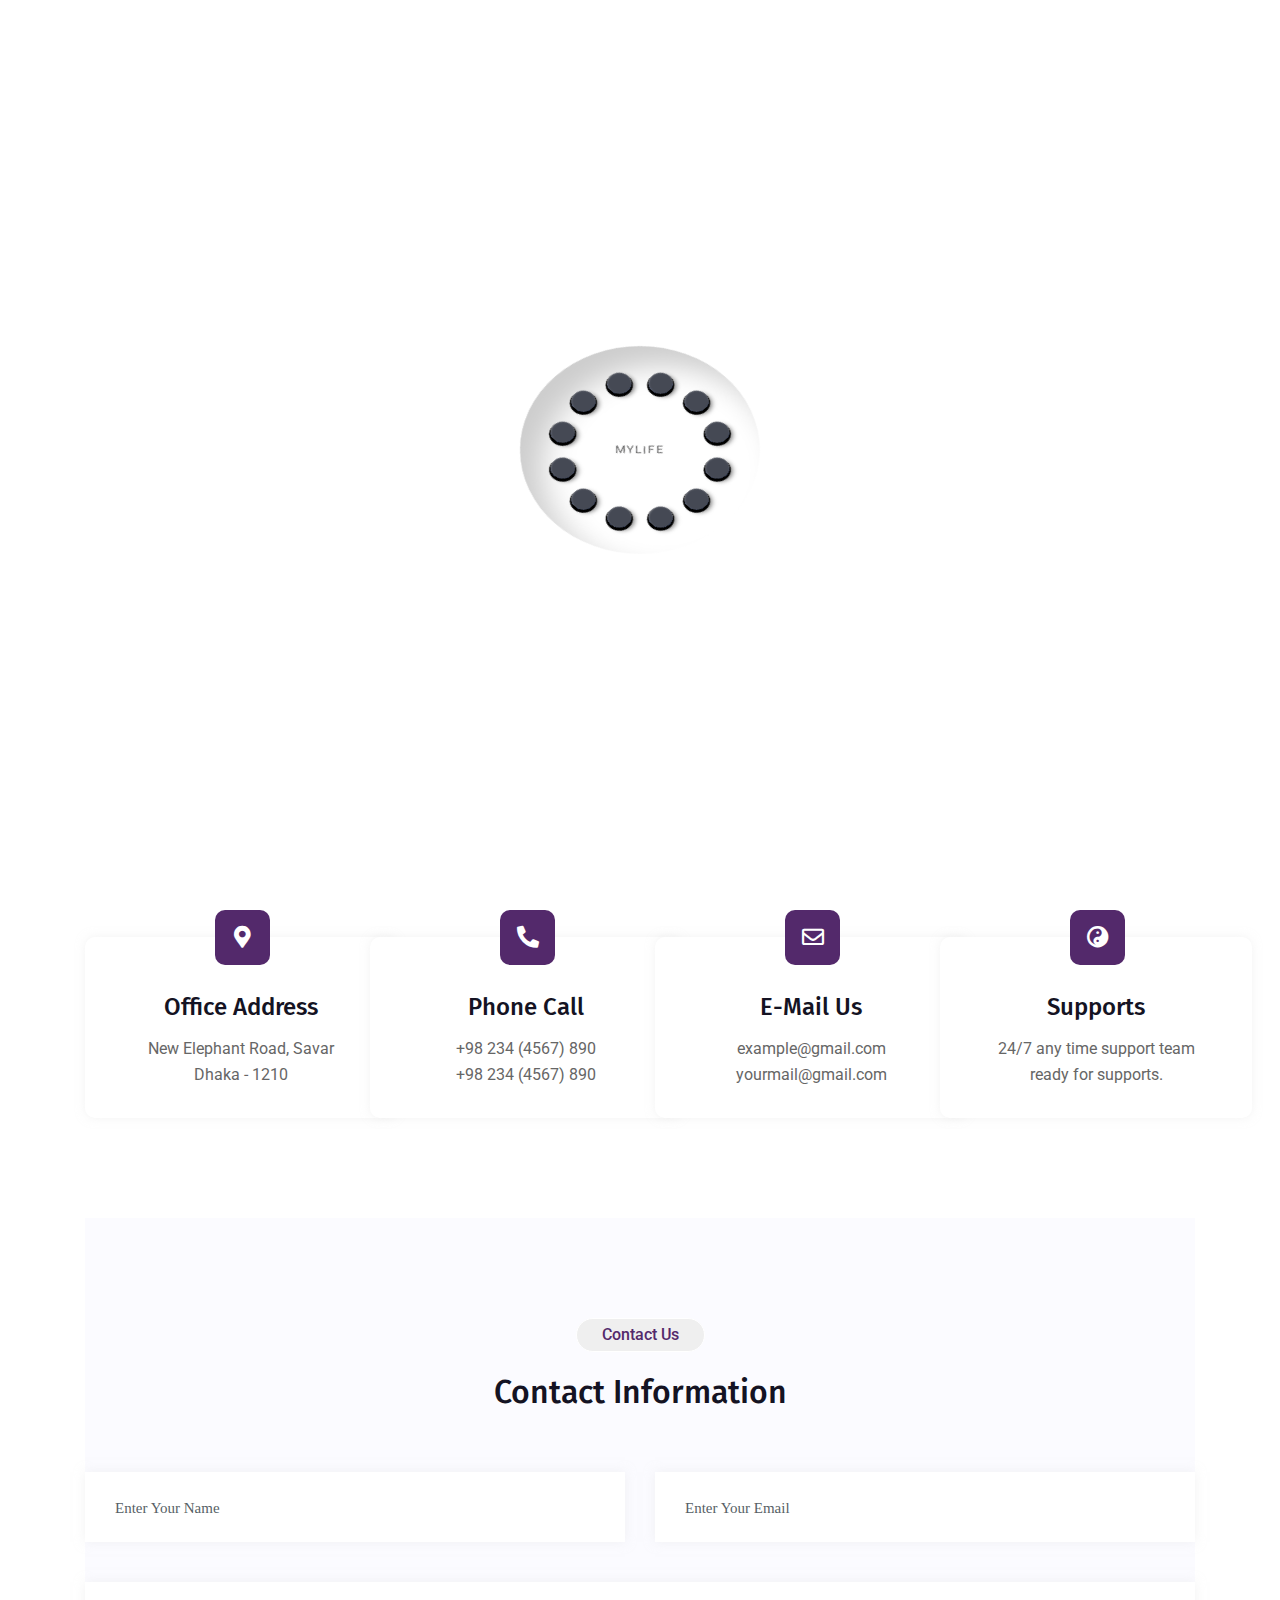
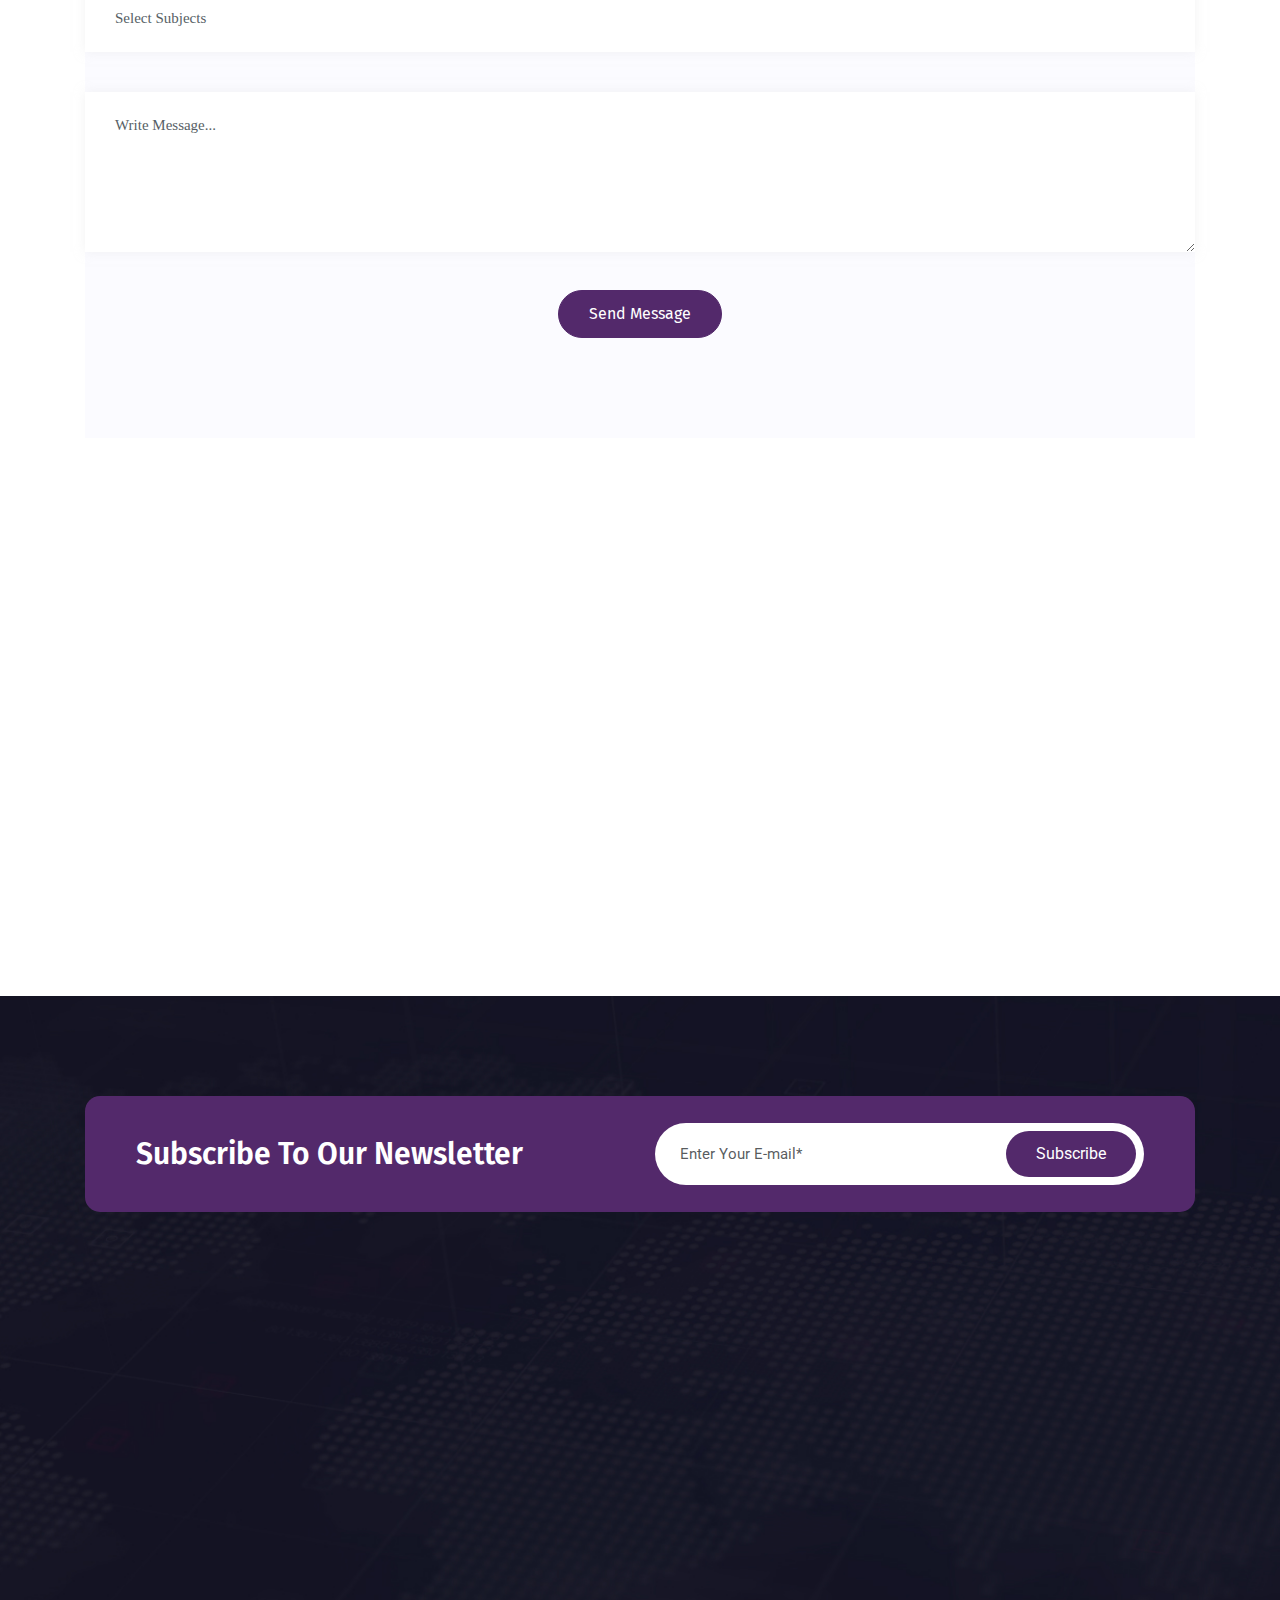
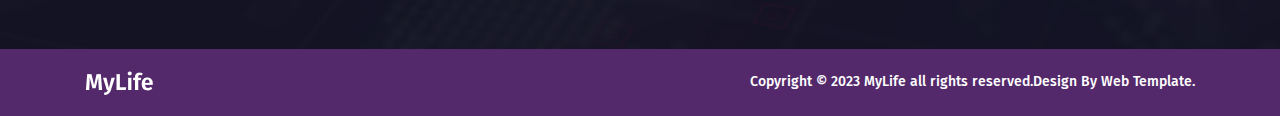
<file: contact-us.html>
<!DOCTYPE html>
<html lang="en-US">
  <head>
    <meta charset="UTF-8" />
    <meta http-equiv="x-ua-compatible" content="ie=edge" />
    <title>mylife – Restaurant, Cafe HTML5 Template</title>
    <meta name="description" content="" />
    <meta name="viewport" content="width=device-width, initial-scale=1" />
    <!-- Favicon -->
    <link
      rel="icon"
      type="image/png"
      sizes="56x56"
      href="assets/images/fav-icon/icon.png"
    />
    <!-- bootstrap CSS -->
    <link
      rel="stylesheet"
      href="assets/css/plugins/bootstrap.min.css"
      type="text/css"
      media="all"
    />
    <!-- responsive CSS -->
    <link
      rel="stylesheet"
      href="assets/css/responsive.css"
      type="text/css"
      media="all"
    />
    <!-- Fontface -->
    <link
      href="https://fonts.cdnfonts.com/css/clash-display"
      rel="stylesheet"
    />
    <!-- Main Style CSS -->
    <link
      rel="stylesheet"
      href="assets/css/style.css"
      type="text/css"
      media="all"
    />
  </head>
  <body>
    <!--========= Prealoader ==============-->
    <div class="loading-screen" id="loading-screen">
      <div class="pl">
        <div class="pl__dot"></div>
        <div class="pl__dot"></div>
        <div class="pl__dot"></div>
        <div class="pl__dot"></div>
        <div class="pl__dot"></div>
        <div class="pl__dot"></div>
        <div class="pl__dot"></div>
        <div class="pl__dot"></div>
        <div class="pl__dot"></div>
        <div class="pl__dot"></div>
        <div class="pl__dot"></div>
        <div class="pl__dot"></div>
        <div class="pl__text">MYLIFE</div>
      </div>
    </div>
    <!--========= End Prealoader ==============-->

    <!--===================================================-->
    <!-- starts mylife header top manu  -->
    <!--===================================================-->
    <div class="header-top-menu">
      <div class="container">
        <div class="row">
          <div class="col-lg-8 col-sm-8">
            <div class="header-top-menu-address">
              <div class="header-top-menu-text">
                <p><i class="fas fa-phone-alt"></i> +88 123 (456) 7890</p>
                <p class="mail">
                  <i class="far fa-envelope"></i> example@gmail.com
                </p>
              </div>
            </div>
          </div>

          <div class="col-lg-4 col-sm-4 text-right">
            <div class="header-top-menu-icon">
              <div class="header-top-menu-inner">
                <ul>
                  <li>
                    <a href="#"><i class="fab fa-facebook-f"></i></a>
                  </li>
                  <li>
                    <a href="#"><i class="fab fa-twitter"></i></a>
                  </li>
                  <li>
                    <a href="#"><i class="fab fa-instagram"></i></a>
                  </li>
                  <li>
                    <a href="#"><i class="fab fa-youtube"></i></a>
                  </li>
                </ul>
              </div>
            </div>
          </div>
        </div>
      </div>
    </div>
    <!--====================================================-->
    <!-- ends mylife header top manu  -->
    <!--====================================================-->

    <!--====================================================-->
    <!--starts mylife header menu  -->
    <!--====================================================-->
    <div id="sticky-header" class="mylife-nav-menu style-two">
      <div class="container">
        <div class="row header-bg">
          <div class="col-lg-3">
            <div class="logo">
              <a class="logo-img" href="index.html">
                <img src="assets/images/New folder/Logo.png" alt="" />
              </a>
              <a class="main-sticky" href="">
                <img src="assets/images/New folder/Logo.png" alt="" />
              </a>
            </div>
          </div>
          <div class="col-lg-9 text-right">
            <nav class="mylife-menu">
              <ul class="nav-scroll">
                <li>
                  <a href="#"
                    >Home
                    <span><i class="fas fa-angle-down"></i></span>
                  </a>
                  <ul class="sub-menu">
                    <li>
                      <a href="index.html">Home One</a>
                    </li>
                    <li>
                      <a href="index-2.html">Home Two</a>
                    </li>
                  </ul>
                </li>
                <li>
                  <a href="about.html">About </a>
                </li>
                <li>
                  <a href="#"
                    >Pages
                    <span><i class="fas fa-angle-down"></i></span>
                  </a>
                  <ul class="sub-menu">
                    <li><a href="about.html">About</a></li>
                    <li><a href="instructors.html">Instructor</a></li>
                    <li><a href="courses.html">Courses</a></li>
                    <li><a href="course-grid.html">Courses Grid</a></li>
                    <li><a href="courses-details.html">Courses Details</a></li>
                    <li><a href="contact-us.html">Contact</a></li>
                  </ul>
                </li>
                <li>
                  <a href="#"
                    >Blog
                    <span><i class="fas fa-angle-down"></i></span>
                  </a>
                  <ul class="sub-menu">
                    <li><a href="blog.html">Blog</a></li>
                    <li><a href="blog-details.html">Blog Details</a></li>
                  </ul>
                </li>
                <li><a href="contact-us.html">Contact</a></li>
              </ul>
              <div class="search-box-btn">
                <div class="nav-slider-button">
                  <a href="#" class="header-secrch-icon search-box-outer"><i class="fas fa-search"></i></a>
                </div>
              </div>
              <div class="cart-button">
                <div class="nav-slider-cart">
                  <a href="a"><i class="fas fa-shopping-basket"></i></a>
                </div>
              </div>
              <div class="nav-button">
                <div class="slider-button">
                  <a href="#">Get Appoinment</a>
                </div>
              </div>
            </nav>
          </div>
        </div>
      </div>
    </div>
    <!-- mylife Mobile Menu  -->
    <header class="mobile-menu-area sticky d-sm-block d-md-block d-lg-none ">
      <div class="mobile-menu">
          <nav class="comfy_menu">
            <ul class="nav-scroll">
              <li>
                <a href="#">Home <span>
                    <i class="fas fa-angle-down"></i>
                  </span>
                </a>
                <ul class="sub-menu">
                  <li>
                    <a href="index.html">Home One</a>
                  </li>
                  <li>
                    <a href="index-2.html">Home Two</a>
                  </li>
                </ul>
              </li>
              <li>
                <a href="about.html">About </a>
              </li>
              <li>
                <a href="#">Pages <span>
                    <i class="fas fa-angle-down"></i>
                  </span>
                </a>
                <ul class="sub-menu">
                  <li>
                    <a href="about.html">About</a>
                  </li>
                  <li>
                    <a href="instructors.html">Instructor</a>
                  </li>
                  <li>
                    <a href="courses.html">Courses</a>
                  </li>
                  <li>
                    <a href="course-grid.html">Courses Grid</a>
                  </li>
                  <li>
                    <a href="courses-details.html">Courses Details</a>
                  </li>
                  <li>
                    <a href="contact-us.html">Contact</a>
                  </li>
                </ul>
              </li>
              <li>
                <a href="#">Blog <span>
                    <i class="fas fa-angle-down"></i>
                  </span>
                </a>
                <ul class="sub-menu">
                  <li>
                    <a href="blog.html">Blog</a>
                  </li>
                  <li>
                    <a href="blog-details.html">Blog Details</a>
                  </li>
                </ul>
              </li>
              <li>
                <a href="contact-us.html">Contact</a>
              </li>
            </ul>
          </nav>
      </div>
    </header>
    <!--=====================================================-->
    <!-- ends mylife header menu  -->
    <!--=====================================================-->

    <!--==================================================-->
    <!-- Start mylife search-popup Area-->
    <!--==================================================-->
    <div class="search-popup">
      <button class="close-search style-two">
        <span class="flaticon-multiply"
          ><i class="far fa-times-circle"></i
        ></span>
      </button>
      <button class="close-search"><i class="bi bi-arrow-up"></i></button>
      <form method="post" action="#">
        <div class="form-group">
          <input
            type="search"
            name="search-field"
            value=""
            placeholder="Search Here"
            required=""
          />
          <button type="submit"><i class="fa fa-search"></i></button>
        </div>
      </form>
    </div>
    <!--==================================================-->
    <!-- End mylife search-popup Area-->
    <!--==================================================-->

    <!--====================================================-->
    <!--starts mylife breadcumb area-->
    <!--====================================================-->
    <div class="mylife-breadcumb-area">
      <div class="container">
        <div class="row">
          <div class="breadcumb-section">
            <h1>Contact Us</h1>
            <ul>
              <li>
                <a href="index.html"
                  >Home <span><i class="fas fa-angle-double-right"></i></span
                ></a>
              </li>
              <li class="underline"><a href="#">Contact Us</a></li>
            </ul>
          </div>
        </div>
      </div>
    </div>
    <!--====================================================-->
    <!--ends mylife breadcumb area-->
    <!--====================================================-->

    <!--====================================================-->
    <!--starts mylife contact-us box area-->
    <!--====================================================-->
    <div class="mylife-contact-box-area">
      <div class="container">
        <div class="row">
          <div class="col-lg-3 col-md-6">
            <div class="contact-us-single-box">
              <div class="contact-us-single-box-title">
                <h3>Office Address</h3>
              </div>
              <div class="contact-us-single-box-text">
                <h4>New Elephant Road, Savar</h4>
                <span>Dhaka - 1210</span>
              </div>
              <div class="contact-us-single-box-icon">
                <i class="fas fa-map-marker-alt"></i>
              </div>
            </div>
          </div>
          <div class="col-lg-3 col-md-6">
            <div class="contact-us-single-box">
              <div class="contact-us-single-box-title">
                <h3>Phone Call</h3>
              </div>
              <div class="contact-us-single-box-text">
                <h4>+98 234 (4567) 890</h4>
                <span>+98 234 (4567) 890</span>
              </div>
              <div class="contact-us-single-box-icon">
                <i class="fas fa-phone-alt"></i>
              </div>
            </div>
          </div>
          <div class="col-lg-3 col-md-6">
            <div class="contact-us-single-box">
              <div class="contact-us-single-box-title">
                <h3>E-Mail Us</h3>
              </div>
              <div class="contact-us-single-box-text">
                <h4>example@gmail.com</h4>
                <span>yourmail@gmail.com</span>
              </div>
              <div class="contact-us-single-box-icon">
                <i class="far fa-envelope"></i>
              </div>
            </div>
          </div>
          <div class="col-lg-3 col-md-6">
            <div class="contact-us-single-box">
              <div class="contact-us-single-box-title">
                <h3>Supports</h3>
              </div>
              <div class="contact-us-single-box-text">
                <h4>24/7 any time support team</h4>
                <span>ready for supports.</span>
              </div>
              <div class="contact-us-single-box-icon">
                <i class="fas fa-yin-yang"></i>
              </div>
            </div>
          </div>
        </div>
      </div>
    </div>
    <!--====================================================-->
    <!--ends mylife contact-us box area-->
    <!--====================================================-->

    <!--====================================================-->
    <!--starts mylife contact-us form area-->
    <!--====================================================-->
    <div class="mylife-contact-us-form-area">
      <div class="container">
        <div class="row contact-center">
          <div class="col-lg-12">
            <div class="contact_from_box">
              <div class="section-title style1 text-center">
                <div class="all-button">
                  <a href="#">Contact Us</a>
                </div>
                <h1>Contact Information </h1>
              </div>
              <form
                action="https://formspree.io/f/myyleorq"
                method="POST"
                id="dreamit-form"
              >
                <div class="row">
                  <div class="col-lg-6">
                    <div class="form_box">
                      <input
                        type="text"
                        name="name"
                        placeholder="Enter Your Name"
                        required
                      />
                    </div>
                  </div>
                  <div class="col-lg-6">
                    <div class="form_box">
                      <input
                        type="email"
                        name="email"
                        placeholder="Enter Your Email"
                        required
                      />
                    </div>
                  </div>
                  <div class="col-lg-12">
                    <div class="form_box">
                      <input
                        type="text"
                        name="sebject"
                        placeholder="Select Subjects"
                        required
                      />
                    </div>
                  </div>

                  <div class="col-lg-12">
                    <div class="form_box">
                      <textarea
                        name="message"
                        placeholder="Write Message..."
                        required
                      ></textarea>
                    </div>
                    <div class="slider-button contact">
                      <a href="#">Send Message</a>
                    </div>
                  </div>
                </div>
              </form>
              <div id="status"></div>
            </div>
          </div>
        </div>
      </div>
    </div>
    <!--====================================================-->
    <!--ends mylife contact-us form area-->
    <!--====================================================-->

    <!--====================================================-->
    <!--starts mylife map section area-->
    <!--====================================================-->
    <div class="map-section">
      <div class="container-fluid p-0">
        <div class="row">
          <div class="col-lg-12">
            <div class="map-box">
              <iframe
                src="https://www.google.com/maps/embed?pb=!1m18!1m12!1m3!1d934955.6202153367!2d89.65747161364277!3d23.741302499999996!2m3!1f0!2f0!3f0!3m2!1i1024!2i768!4f13.1!3m3!1m2!1s0x3754f3ec01beb39d%3A0x6232922d56636899!2sCreative%20IT%20institute!5e0!3m2!1sen!2sbd!4v1713631451097!5m2!1sen!2sbd"
                width="100%"
                height="550px"
                style="border: 0"
                allowfullscreen=""
                loading="lazy"
              ></iframe>
            </div>
          </div>
        </div>
      </div>
    </div>
    <!--====================================================-->
    <!--ends mylife map section area-->
    <!--====================================================-->

    <!--=====================================================-->
    <!--starts my life footer area-->
    <!--=====================================================-->
    <div class="footer-middle">
      <div class="container">
        <div class="subscribe-area">
          <div class="row">
            <div class="col-lg-6 col-md-6">
              <div class="subscribe-title">
                <h2>Subscribe To Our Newsletter</h2>
              </div>
            </div>
            <div class="col-lg-6 col-md-6">
              <form action="https://formspree.io/f/myyleorq" method="POST" id="mylife-form">
                <div class="subscribe_form">
                  <input type="email" name="email" id="email" class="form-control" required data-error="Please enter your email" placeholder="Enter Your E-mail*" />
                  <button type="submit" class="btn">Subscribe</button>
                </div>
                <div class="subscribe_form_send"></div>
              </form>
              <div id="status"></div>
            </div>
          </div>
        </div>
        <div class="footer-bg">
          <div class="row">
            <div class="col-lg-4 col-sm-6 wow fadeInUp" data-wow-delay=".2s">
              <div class="company-info">
                <div class="company-info-desc">
                  <h4 class="widge-title">About Us</h4>
                  <p> Appropriately deliver timely rela Objectively envisioneer accurate Energistical architect market driven internal or "organic" without intermandated portals. </p>
                </div>
                <div class="flow-company-icon">
                  <a class="social-icon-color" href="#">
                    <i class="fab fa-facebook-f"></i>
                  </a>
                  <a class="social-icon-color2" href="#">
                    <i class="fab fa-twitter"></i>
                  </a>
                  <a class="social-icon-color-3" href="#">
                    <i class="fab fa-instagram"></i>
                  </a>
                  <a class="social-icon-color-4" href="#">
                    <i class="fab fa-youtube"></i>
                  </a>
                </div>
              </div>
            </div>
            <div class="col-lg-2 col-sm-6 wow fadeInUp" data-wow-delay=".4s">
              <div class="widget-nav-menu">
                <h4 class="widge-title">Company</h4>
                <div class="menu-quick-content">
                  <ul class="footer-menu">
                    <li>
                      <a href="#">Home</a>
                    </li>
                    <li>
                      <a href="#">About Us</a>
                    </li>
                    <li>
                      <a href="#">Contact us</a>
                    </li>
                    <li>
                      <a href="#">Pages</a>
                    </li>
                    <li>
                      <a href="#">Programs</a>
                    </li>
                  </ul>
                </div>
              </div>
            </div>
            <div class="col-lg-3 col-sm-6 wow fadeInUp" data-wow-delay=".6s">
              <div class="widget-nav-menu">
                <h4 class="widge-title">Services</h4>
                <div class="menu-quick-content">
                  <ul class="footer-menu">
                    <li>
                      <a href="#">Customer Satisfaction</a>
                    </li>
                    <li>
                      <a href="#">Corporative</a>
                    </li>
                    <li>
                      <a href="#">Corporative</a>
                    </li>
                    <li>
                      <a href="#">Testing & Support</a>
                    </li>
                    <li>
                      <a href="#">Effective Strategy</a>
                    </li>
                  </ul>
                </div>
              </div>
            </div>
            <div class="col-lg-3 col-sm-6 wow fadeInUp" data-wow-delay=".8s">
              <div class="single-widget-item">
                <h4 class="widge-title">Latest Blog</h4>
                <div class="recent-post-item active">
                  <div class="recent-post-image">
                    <a href="#">
                      <img src="assets/images/blog-image/footer-image1.png" alt="" />
                    </a>
                  </div>
                  <div class="recent-post-text">
                    <h6>
                      <a href="#">This Is Our Development Blog</a>
                    </h6>
                    <span>Jun o7, 2023</span>
                  </div>
                </div>
                <div class="recent-post-item">
                  <div class="recent-post-image">
                    <a href="#">
                      <img src="assets/images/blog-image/footer-image2.png" alt="" />
                    </a>
                  </div>
                  <div class="recent-post-text">
                    <h6>
                      <a href="#">This Is Our Development Blog</a>
                    </h6>
                    <span>Jun o5, 2023</span>
                  </div>
                </div>
              </div>
            </div>
          </div>
        </div>
      </div>
      <div class="footer-bottom-area">
        <div class="container">
          <div class="row">
            <div class="col-md-4">
              <div class="mylife-logo">
                <a href="#">
                  <img src="assets/images/blog-image/mylife-logo.png" alt="" />
                </a>
              </div>
            </div>
            <div class="col-md-8">
              <div class="footer-bottom-content">
                <div class="footer-bottom-content-copy">
                  <p> Copyright © 2023 MyLife all rights reserved.Design By Web Template. </p>
                </div>
              </div>
            </div>
          </div>
        </div>
      </div>
    </div>
    <!--=====================================================-->
    <!--ends my life footer area-->
    <!--=====================================================-->

    <!-- JS Vendor, Plugins & Activation Script Files -->

    <!-- Vendors JS -->
    <script src="assets/js/vendor/modernizr-3.5.0.min.js"></script>
    <script src="assets/js/vendor/jquery-3.6.2.min.js"></script>
    <script src="assets/js/vendor/jquery-migrate-3.3.2.min.js"></script>
    <script src="assets/js/vendor/bootstrap.bundle.min.js"></script>

    <!-- Plugins JS -->
    <script src="assets/js/plugins/swiper-bundle.min.js"></script>
    <script src="assets/js/plugins/owl.carousel.min.js"></script>
    <script src="assets/js/plugins/jquery.magnific-popup.min.js"></script>
    <script src="assets/js/plugins/svg-inject.min.js"></script>
    <script src="assets/js/plugins/direction-min.js"></script>
    <script src="assets/js/plugins/jquery.counterup.min.js"></script>
    <script src="assets/js/plugins/waypoints.min.js"></script>
    <script src="assets/js/plugins/ajax-mail.js"></script>
    <script src="assets/js/plugins/jquery.meanmenu.js"></script>
    <script src="assets/js/plugins/wow.js"></script>
    <script src="assets/js/plugins/jquery.barfiller.js"></script>

    <!-- Veno Box JS -->
    <script src="venobox/venobox.min.js"></script>

    <!-- Activation JS -->
    <script src="assets/js/custom.js"></script>
  </body>
</html>
</file>
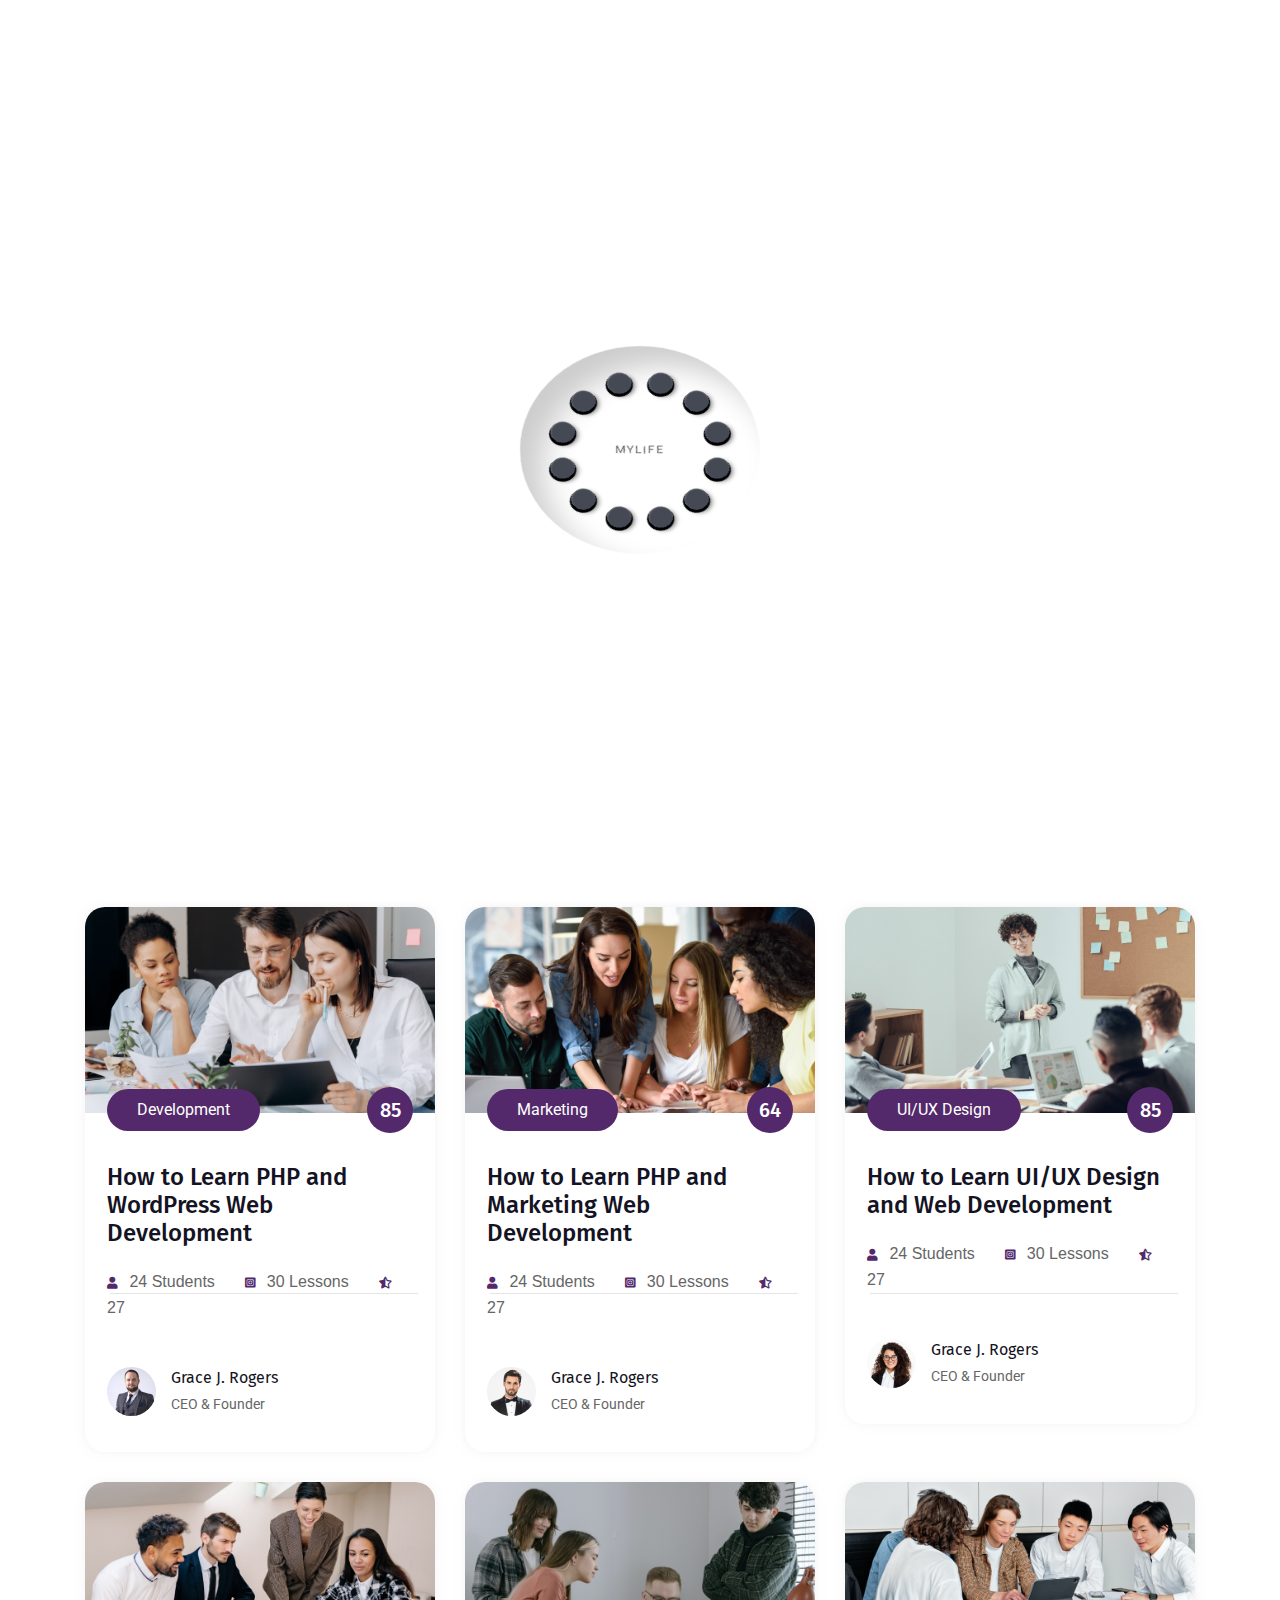
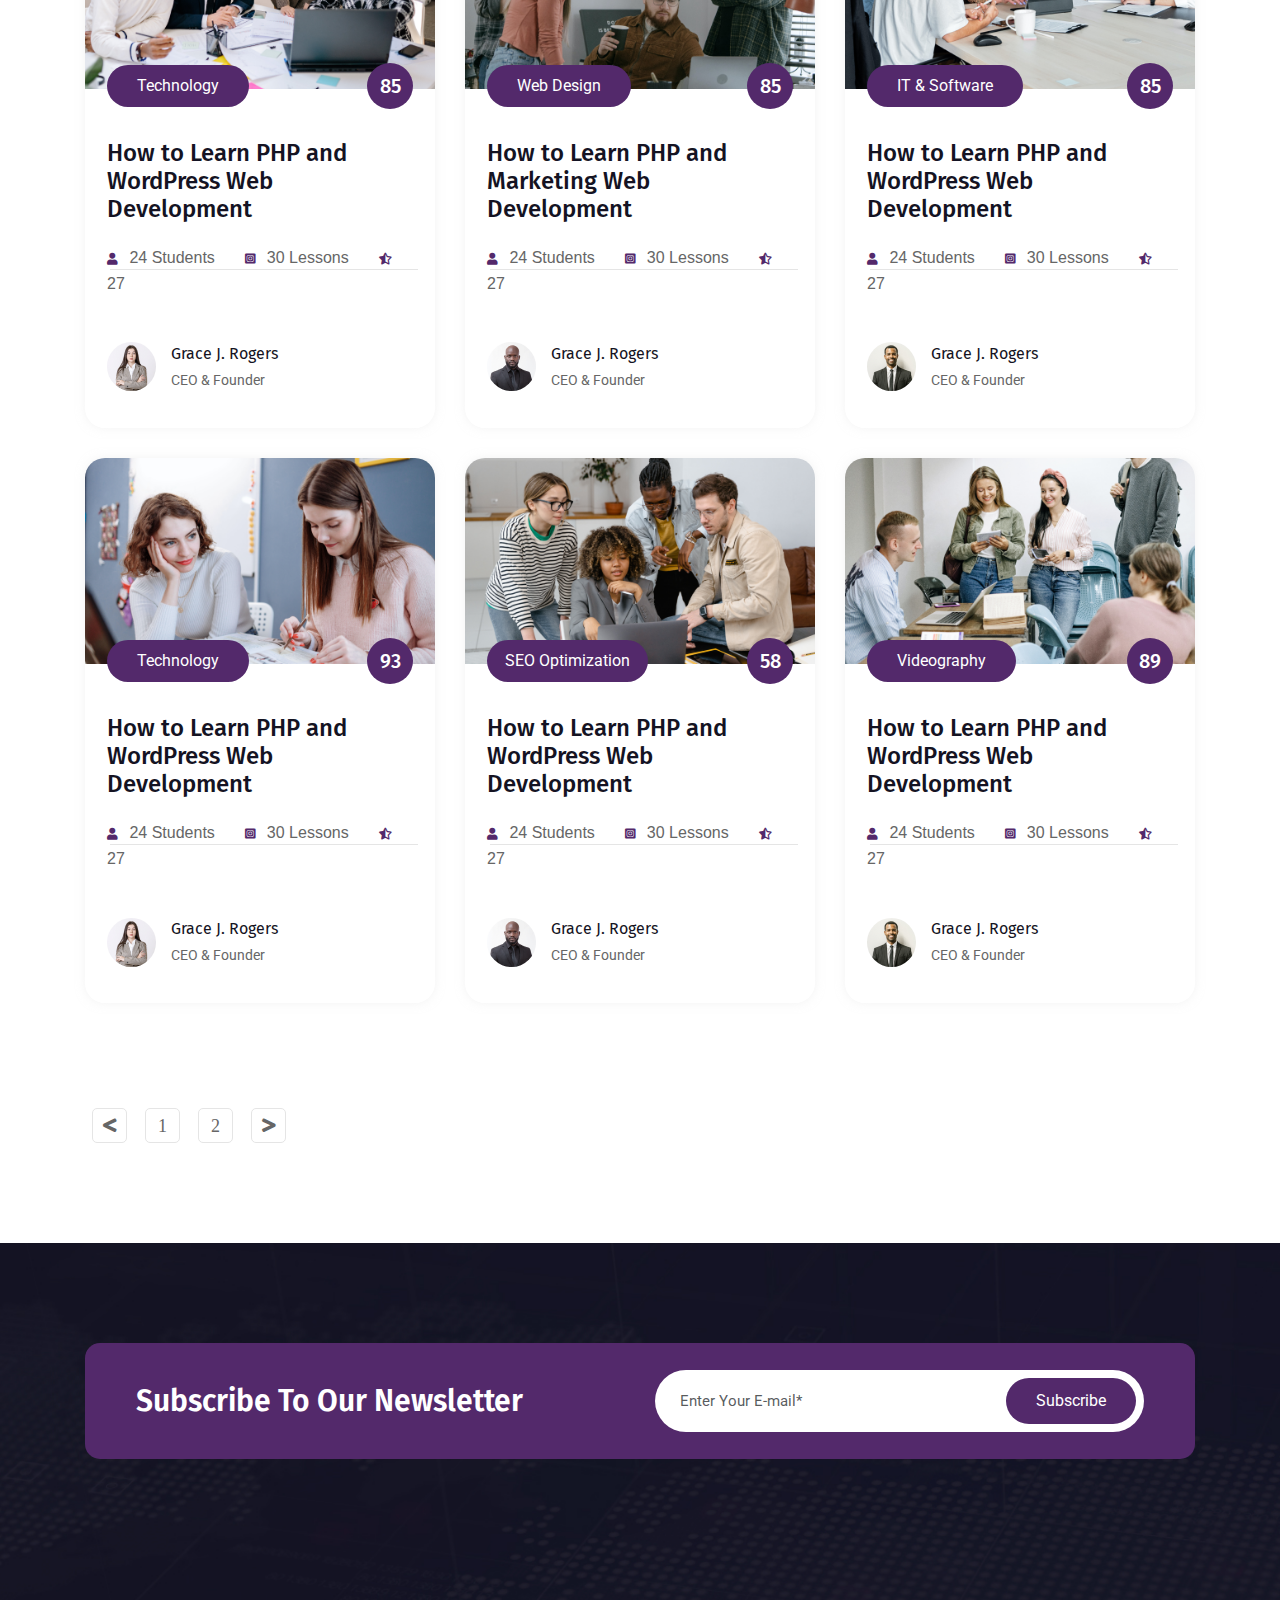
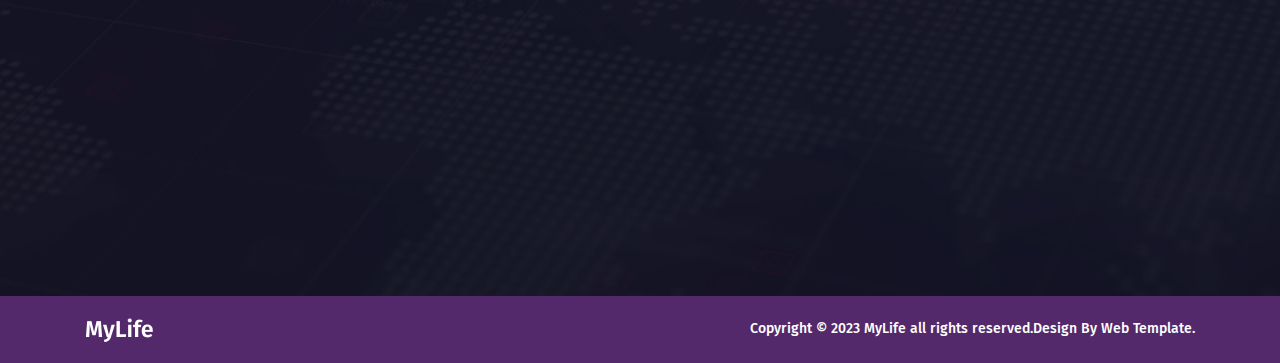
<file: course-grid.html>
<!DOCTYPE html>
<html lang="en-US">
  <head>
    <meta charset="UTF-8" />
    <meta http-equiv="x-ua-compatible" content="ie=edge" />
    <title>mylife – Restaurant, Cafe HTML5 Template</title>
    <meta name="description" content="" />
    <meta name="viewport" content="width=device-width, initial-scale=1" />
    <!-- Favicon -->
    <link
      rel="icon"
      type="image/png"
      sizes="56x56"
      href="assets/images/fav-icon/icon.png"
    />
    <!-- bootstrap CSS -->
    <link
      rel="stylesheet"
      href="assets/css/plugins/bootstrap.min.css"
      type="text/css"
      media="all"
    />
    <!-- responsive CSS -->
    <link
      rel="stylesheet"
      href="assets/css/responsive.css"
      type="text/css"
      media="all"
    />
    <!-- Fontface -->
    <link
      href="https://fonts.cdnfonts.com/css/clash-display"
      rel="stylesheet"
    />
    <!-- Main Style CSS -->
    <link
      rel="stylesheet"
      href="assets/css/style.css"
      type="text/css"
      media="all"
    />
  </head>
  <body>

    <!--========= Prealoader ==============-->
    <div class="loading-screen" id="loading-screen">
      <div class="pl">
        <div class="pl__dot"></div>
        <div class="pl__dot"></div>
        <div class="pl__dot"></div>
        <div class="pl__dot"></div>
        <div class="pl__dot"></div>
        <div class="pl__dot"></div>
        <div class="pl__dot"></div>
        <div class="pl__dot"></div>
        <div class="pl__dot"></div>
        <div class="pl__dot"></div>
        <div class="pl__dot"></div>
        <div class="pl__dot"></div>
        <div class="pl__text">MYLIFE</div>
      </div>
    </div>
    <!--========= End Prealoader ==============-->

    <!--===================================================-->
    <!-- starts mylife header top manu  -->
    <!--===================================================-->
    <div class="header-top-menu">
      <div class="container">
        <div class="row">
          <div class="col-lg-8 col-sm-8">
            <div class="header-top-menu-address">
              <div class="header-top-menu-text">
                <p><i class="fas fa-phone-alt"></i> +88 123 (456) 7890</p>
                <p class="mail">
                  <i class="far fa-envelope"></i> example@gmail.com
                </p>
              </div>
            </div>
          </div>

          <div class="col-lg-4 col-sm-4 text-right">
            <div class="header-top-menu-icon">
              <div class="header-top-menu-inner">
                <ul>
                  <li>
                    <a href="#"><i class="fab fa-facebook-f"></i></a>
                  </li>
                  <li>
                    <a href="#"><i class="fab fa-twitter"></i></a>
                  </li>
                  <li>
                    <a href="#"><i class="fab fa-instagram"></i></a>
                  </li>
                  <li>
                    <a href="#"><i class="fab fa-youtube"></i></a>
                  </li>
                </ul>
              </div>
            </div>
          </div>
        </div>
      </div>
    </div>
    <!--====================================================-->
    <!-- ends mylife header top manu  -->
    <!--====================================================-->

    <!--====================================================-->
    <!--starts mylife header menu  -->
    <!--====================================================-->
    <div id="sticky-header" class="mylife-nav-menu style-two">
      <div class="container">
        <div class="row header-bg">
          <div class="col-lg-3">
            <div class="logo">
              <a class="logo-img" href="index.html">
                <img src="assets/images/New folder/Logo.png" alt="" />
              </a>
              <a class="main-sticky" href="">
                <img src="assets/images/New folder/Logo.png" alt="" />
              </a>
            </div>
          </div>
          <div class="col-lg-9 text-right">
            <nav class="mylife-menu">
              <ul class="nav-scroll">
                <li>
                  <a href="#"
                    >Home
                    <span><i class="fas fa-angle-down"></i></span>
                  </a>
                  <ul class="sub-menu">
                    <li>
                      <a href="index.html">Home One</a>
                    </li>
                    <li>
                      <a href="index-2.html">Home Two</a>
                    </li>
                  </ul>
                </li>
                <li>
                  <a href="about.html">About </a>
                </li>
                <li>
                  <a href="#"
                    >Pages
                    <span><i class="fas fa-angle-down"></i></span>
                  </a>
                  <ul class="sub-menu">
                    <li><a href="about.html">About</a></li>
                    <li><a href="instructors.html">Instructor</a></li>
                    <li><a href="courses.html">Courses</a></li>
                    <li><a href="course-grid.html">Courses Grid</a></li>
                    <li><a href="courses-details.html">Courses Details</a></li>
                    <li><a href="contact-us.html">Contact</a></li>
                  </ul>
                </li>
                <li>
                  <a href="#"
                    >Blog
                    <span><i class="fas fa-angle-down"></i></span>
                  </a>
                  <ul class="sub-menu">
                    <li><a href="blog.html">Blog</a></li>
                    <li><a href="blog-details.html">Blog Details</a></li>
                  </ul>
                </li>
                <li><a href="contact-us.html">Contact</a></li>
              </ul>
              <div class="search-box-btn">
                <div class="nav-slider-button">
                  <a href="#" class="header-secrch-icon search-box-outer"><i class="fas fa-search"></i></a>
                </div>
              </div>
              <div class="cart-button">
                <div class="nav-slider-cart">
                  <a href="a"><i class="fas fa-shopping-basket"></i></a>
                </div>
              </div>
              <div class="nav-button">
                <div class="slider-button">
                  <a href="#">Get Appoinment</a>
                </div>
              </div>
            </nav>
          </div>
        </div>
      </div>
    </div>
    <!-- mylife Mobile Menu  -->
    <header class="mobile-menu-area sticky d-sm-block d-md-block d-lg-none ">
      <div class="mobile-menu">
          <nav class="comfy_menu">
            <ul class="nav-scroll">
              <li>
                <a href="#">Home <span>
                    <i class="fas fa-angle-down"></i>
                  </span>
                </a>
                <ul class="sub-menu">
                  <li>
                    <a href="index.html">Home One</a>
                  </li>
                  <li>
                    <a href="index-2.html">Home Two</a>
                  </li>
                </ul>
              </li>
              <li>
                <a href="about.html">About </a>
              </li>
              <li>
                <a href="#">Pages <span>
                    <i class="fas fa-angle-down"></i>
                  </span>
                </a>
                <ul class="sub-menu">
                  <li>
                    <a href="about.html">About</a>
                  </li>
                  <li>
                    <a href="instructors.html">Instructor</a>
                  </li>
                  <li>
                    <a href="courses.html">Courses</a>
                  </li>
                  <li>
                    <a href="course-grid.html">Courses Grid</a>
                  </li>
                  <li>
                    <a href="courses-details.html">Courses Details</a>
                  </li>
                  <li>
                    <a href="contact-us.html">Contact</a>
                  </li>
                </ul>
              </li>
              <li>
                <a href="#">Blog <span>
                    <i class="fas fa-angle-down"></i>
                  </span>
                </a>
                <ul class="sub-menu">
                  <li>
                    <a href="blog.html">Blog</a>
                  </li>
                  <li>
                    <a href="blog-details.html">Blog Details</a>
                  </li>
                </ul>
              </li>
              <li>
                <a href="contact-us.html">Contact</a>
              </li>
            </ul>
          </nav>
      </div>
    </header>
    <!--=====================================================-->
    <!-- ends mylife header menu  -->
    <!--=====================================================-->

    <!--==================================================-->
    <!-- Start mylife search-popup Area-->
    <!--==================================================-->
    <div class="search-popup">
      <button class="close-search style-two">
        <span class="flaticon-multiply"
          ><i class="far fa-times-circle"></i
        ></span>
      </button>
      <button class="close-search"><i class="bi bi-arrow-up"></i></button>
      <form method="post" action="#">
        <div class="form-group">
          <input
            type="search"
            name="search-field"
            value=""
            placeholder="Search Here"
            required=""
          />
          <button type="submit"><i class="fa fa-search"></i></button>
        </div>
      </form>
    </div>
    <!--==================================================-->
    <!-- End mylife search-popup Area-->
    <!--==================================================-->

    <!--====================================================-->
    <!--starts mylife breadcumb area-->
    <!--====================================================-->
    <div class="mylife-breadcumb-area">
      <div class="container">
        <div class="row">
          <div class="breadcumb-section">
            <h1>Course Grid</h1>
            <ul>
              <li>
                <a href="index.html"
                  >Home <span><i class="fas fa-angle-double-right"></i></span
                ></a>
              </li>
              <li class="underline"><a href="#">Course Grid</a></li>
            </ul>
          </div>
        </div>
      </div>
    </div>
    <!--====================================================-->
    <!--ends mylife breadcumb area-->
    <!--====================================================-->


    <!--====================================================-->
    <!--starts mylife courses-grid-Attractive-area-->
    <!--====================================================-->
    <div class="courses-grid-Attractive-area">
        <div class="container">
            <div class="row">
                <div class="col-lg-4 col-md-6">
                    <div class="single-blog-box">
                      <div class="single-blog-thumb">
                        <img src="assets/images/attractive-1.png" alt="" />
                      </div>
                      <div class="em-blog-content">
                        <div class="blog-middle-button">
                          <div class="all-button">
                            <a href="#">Development</a>
                          </div>
                          <div class="math-text">
                            <h2>85</h2>
                          </div>
                        </div>
                        <div class="em-blog-title">
                          <h2>
                            <a href="#"
                              >How to Learn PHP and WordPress Web Development</a
                            >
                          </h2>
                        </div>
                        <div class="em-blog-icon">
                          <p>
                            <i class="fas fa-user"></i
                            ><span class="user"> 24 Students</span
                            ><i class="fab fa-instagram-square"></i>
                            <span>30 Lessons</span><i class="fas fa-star-half-alt"></i
                            ><span>27</span>
                          </p>
                        </div>
                        <div class="person-info-box">
                          <div class="person-image">
                            <img
                              src="assets/images/Attrative-small-image/small-image-1.png"
                              alt=""
                            />
                          </div>
                          <div class="person-text">
                            <h6>Grace J. Rogers</h6>
                            <p>CEO & Founder</p>
                          </div>
                        </div>
                      </div>
                    </div>
                  </div>
                  <div class="col-lg-4 col-md-6">
                    <div class="single-blog-box">
                      <div class="single-blog-thumb">
                        <img src="assets/images/attractive-2.png" alt="" />
                      </div>
                      <div class="em-blog-content">
                        <div class="blog-middle-button">
                          <div class="all-button">
                            <a href="#">Marketing</a>
                          </div>
                          <div class="math-text">
                            <h2>64</h2>
                          </div>
                        </div>
                        <div class="em-blog-title">
                          <h2>
                            <a href="#"
                              >How to Learn PHP and Marketing Web Development</a
                            >
                          </h2>
                        </div>
                        <div class="em-blog-icon">
                          <p>
                            <i class="fas fa-user"></i
                            ><span class="user"> 24 Students</span
                            ><i class="fab fa-instagram-square"></i>
                            <span>30 Lessons</span><i class="fas fa-star-half-alt"></i
                            ><span>27</span>
                          </p>
                        </div>
                        <div class="person-info-box">
                          <div class="person-image">
                            <img
                              src="assets/images/Attrative-small-image/small-image-2.png"
                              alt=""
                            />
                          </div>
                          <div class="person-text">
                            <h6>Grace J. Rogers</h6>
                            <p>CEO & Founder</p>
                          </div>
                        </div>
                      </div>
                    </div>
                  </div>
                  <div class="col-lg-4 col-md-6">
                    <div class="single-blog-box">
                      <div class="single-blog-thumb">
                        <img src="assets/images/attractive-3.png" alt="" />
                      </div>
                      <div class="em-blog-content">
                        <div class="blog-middle-button">
                          <div class="all-button">
                            <a href="#">UI/UX Design</a>
                          </div>
                          <div class="math-text">
                            <h2>85</h2>
                          </div>
                        </div>
                        <div class="em-blog-title">
                          <h2>
                            <a href="#"
                              >How to Learn UI/UX Design and Web Development</a
                            >
                          </h2>
                        </div>
                        <div class="em-blog-icon">
                          <p>
                            <i class="fas fa-user"></i
                            ><span class="user"> 24 Students</span
                            ><i class="fab fa-instagram-square"></i>
                            <span>30 Lessons</span><i class="fas fa-star-half-alt"></i
                            ><span>27</span>
                          </p>
                        </div>
                        <div class="person-info-box">
                          <div class="person-image">
                            <img
                              src="assets/images/Attrative-small-image/small-image-3.png"
                              alt=""
                            />
                          </div>
                          <div class="person-text">
                            <h6>Grace J. Rogers</h6>
                            <p>CEO & Founder</p>
                          </div>
                        </div>
                      </div>
                    </div>
                  </div>
                  <div class="col-lg-4 col-md-6">
                    <div class="single-blog-box">
                      <div class="single-blog-thumb">
                        <img src="assets/images/attractive-4.png" alt="" />
                      </div>
                      <div class="em-blog-content">
                        <div class="blog-middle-button">
                          <div class="all-button">
                            <a href="#">Technology</a>
                          </div>
                          <div class="math-text">
                            <h2>85</h2>
                          </div>
                        </div>
                        <div class="em-blog-title">
                          <h2>
                            <a href="#"
                              >How to Learn PHP and WordPress Web Development</a
                            >
                          </h2>
                        </div>
                        <div class="em-blog-icon">
                          <p>
                            <i class="fas fa-user"></i
                            ><span class="user"> 24 Students</span
                            ><i class="fab fa-instagram-square"></i>
                            <span>30 Lessons</span><i class="fas fa-star-half-alt"></i
                            ><span>27</span>
                          </p>
                        </div>
                        <div class="person-info-box">
                          <div class="person-image">
                            <img
                              src="assets/images/Attrative-small-image/small-image-4.png"
                              alt=""
                            />
                          </div>
                          <div class="person-text">
                            <h6>Grace J. Rogers</h6>
                            <p>CEO & Founder</p>
                          </div>
                        </div>
                      </div>
                    </div>
                  </div>
                  <div class="col-lg-4 col-md-6">
                    <div class="single-blog-box">
                      <div class="single-blog-thumb">
                        <img src="assets/images/attractive-5.png" alt="" />
                      </div>
                      <div class="em-blog-content">
                        <div class="blog-middle-button">
                          <div class="all-button">
                            <a href="#">Web Design</a>
                          </div>
                          <div class="math-text">
                            <h2>85</h2>
                          </div>
                        </div>
                        <div class="em-blog-title">
                          <h2>
                            <a href="#"
                              >How to Learn PHP and Marketing Web Development</a
                            >
                          </h2>
                        </div>
                        <div class="em-blog-icon">
                          <p>
                            <i class="fas fa-user"></i
                            ><span class="user"> 24 Students</span
                            ><i class="fab fa-instagram-square"></i>
                            <span>30 Lessons</span><i class="fas fa-star-half-alt"></i
                            ><span>27</span>
                          </p>
                        </div>
                        <div class="person-info-box">
                          <div class="person-image">
                            <img
                              src="assets/images/Attrative-small-image/small-image-5.png"
                              alt=""
                            />
                          </div>
                          <div class="person-text">
                            <h6>Grace J. Rogers</h6>
                            <p>CEO & Founder</p>
                          </div>
                        </div>
                      </div>
                    </div>
                  </div>
                  <div class="col-lg-4 col-md-6">
                    <div class="single-blog-box">
                      <div class="single-blog-thumb">
                        <img src="assets/images/attractive-6.png" alt="" />
                      </div>
                      <div class="em-blog-content">
                        <div class="blog-middle-button">
                          <div class="all-button">
                            <a href="#">IT & Software</a>
                          </div>
                          <div class="math-text">
                            <h2>85</h2>
                          </div>
                        </div>
                        <div class="em-blog-title">
                          <h2>
                            <a href="#"
                              >How to Learn PHP and WordPress Web Development</a
                            >
                          </h2>
                        </div>
                        <div class="em-blog-icon">
                          <p>
                            <i class="fas fa-user"></i
                            ><span class="user"> 24 Students</span
                            ><i class="fab fa-instagram-square"></i>
                            <span>30 Lessons</span><i class="fas fa-star-half-alt"></i
                            ><span>27</span>
                          </p>
                        </div>
                        <div class="person-info-box">
                          <div class="person-image">
                            <img
                              src="assets/images/Attrative-small-image/small-image-6.png"
                              alt=""
                            />
                          </div>
                          <div class="person-text">
                            <h6>Grace J. Rogers</h6>
                            <p>CEO & Founder</p>
                          </div>
                        </div>
                      </div>
                    </div>
                  </div>
                  <div class="col-lg-4 col-md-6">
                    <div class="single-blog-box">
                      <div class="single-blog-thumb">
                        <img src="assets/images/blog-image/courses grid1.png" alt="" />
                      </div>
                      <div class="em-blog-content">
                        <div class="blog-middle-button">
                          <div class="all-button">
                            <a href="#">Technology</a>
                          </div>
                          <div class="math-text">
                            <h2>93</h2>
                          </div>
                        </div>
                        <div class="em-blog-title">
                          <h2>
                            <a href="#"
                              >How to Learn PHP and WordPress Web Development</a
                            >
                          </h2>
                        </div>
                        <div class="em-blog-icon">
                          <p>
                            <i class="fas fa-user"></i
                            ><span class="user"> 24 Students</span
                            ><i class="fab fa-instagram-square"></i>
                            <span>30 Lessons</span><i class="fas fa-star-half-alt"></i
                            ><span>27</span>
                          </p>
                        </div>
                        <div class="person-info-box">
                          <div class="person-image">
                            <img
                              src="assets/images/Attrative-small-image/small-image-4.png"
                              alt=""
                            />
                          </div>
                          <div class="person-text">
                            <h6>Grace J. Rogers</h6>
                            <p>CEO & Founder</p>
                          </div>
                        </div>
                      </div>
                    </div>
                  </div>
                  <div class="col-lg-4 col-md-6">
                    <div class="single-blog-box">
                      <div class="single-blog-thumb">
                        <img src="assets/images/blog-image/curses grid2.png" alt="" />
                      </div>
                      <div class="em-blog-content">
                        <div class="blog-middle-button">
                          <div class="all-button seo">
                            <a href="#">SEO Optimization</a>
                          </div>
                          <div class="math-text">
                            <h2>58</h2>
                          </div>
                        </div>
                        <div class="em-blog-title">
                          <h2>
                            <a href="#"
                              >How to Learn PHP and WordPress Web Development</a
                            >
                          </h2>
                        </div>
                        <div class="em-blog-icon">
                          <p>
                            <i class="fas fa-user"></i
                            ><span class="user"> 24 Students</span
                            ><i class="fab fa-instagram-square"></i>
                            <span>30 Lessons</span><i class="fas fa-star-half-alt"></i
                            ><span>27</span>
                          </p>
                        </div>
                        <div class="person-info-box">
                          <div class="person-image">
                            <img
                              src="assets/images/Attrative-small-image/small-image-5.png"
                              alt=""
                            />
                          </div>
                          <div class="person-text">
                            <h6>Grace J. Rogers</h6>
                            <p>CEO & Founder</p>
                          </div>
                        </div>
                      </div>
                    </div>
                  </div>
                  <div class="col-lg-4 col-md-6">
                    <div class="single-blog-box">
                      <div class="single-blog-thumb">
                        <img src="assets/images/blog-image/curses grid3.png" alt="" />
                      </div>
                      <div class="em-blog-content">
                        <div class="blog-middle-button">
                          <div class="all-button">
                            <a href="#">Videography</a>
                          </div>
                          <div class="math-text">
                            <h2>89</h2>
                          </div>
                        </div>
                        <div class="em-blog-title">
                          <h2>
                            <a href="#"
                              >How to Learn PHP and WordPress Web Development</a
                            >
                          </h2>
                        </div>
                        <div class="em-blog-icon">
                          <p>
                            <i class="fas fa-user"></i
                            ><span class="user"> 24 Students</span
                            ><i class="fab fa-instagram-square"></i>
                            <span>30 Lessons</span><i class="fas fa-star-half-alt"></i
                            ><span>27</span>
                          </p>
                        </div>
                        <div class="person-info-box">
                          <div class="person-image">
                            <img
                              src="assets/images/Attrative-small-image/small-image-6.png"
                              alt=""
                            />
                          </div>
                          <div class="person-text">
                            <h6>Grace J. Rogers</h6>
                            <p>CEO & Founder</p>
                          </div>
                        </div>
                      </div>
                    </div>
                  </div>
                  <div class="row">
                    <div class="row">
                        <div class="col-lg-12">
                          <div class="pagination-menu courses-grid">
                            <ul>
                              <li><a href="#"><i class="fas fa-less-than"></i></a></li>
                              <li><a href="#">1</a></li>
                              <li><a href="#">2</a></li>
                              <li><a href="#"><i class="fas fa-greater-than"></i></a></li>
                            </ul>
                          </div>
                        </div>
                      </div>
                  </div>
            </div>
        </div>
    </div>
    <!--====================================================-->
    <!--ends mylife courses-grid-Attractive-area-->
    <!--====================================================-->
 

    <!--=====================================================-->
    <!--starts my life footer area-->
    <!--=====================================================-->
    <div class="footer-middle">
      <div class="container">
        <div class="subscribe-area">
          <div class="row">
            <div class="col-lg-6 col-md-6">
              <div class="subscribe-title">
                <h2>Subscribe To Our Newsletter</h2>
              </div>
            </div>
            <div class="col-lg-6 col-md-6">
              <form action="https://formspree.io/f/myyleorq" method="POST" id="mylife-form">
                <div class="subscribe_form">
                  <input type="email" name="email" id="email" class="form-control" required data-error="Please enter your email" placeholder="Enter Your E-mail*" />
                  <button type="submit" class="btn">Subscribe</button>
                </div>
                <div class="subscribe_form_send"></div>
              </form>
              <div id="status"></div>
            </div>
          </div>
        </div>
        <div class="footer-bg">
          <div class="row">
            <div class="col-lg-4 col-sm-6 wow fadeInUp" data-wow-delay=".2s">
              <div class="company-info">
                <div class="company-info-desc">
                  <h4 class="widge-title">About Us</h4>
                  <p> Appropriately deliver timely rela Objectively envisioneer accurate Energistical architect market driven internal or "organic" without intermandated portals. </p>
                </div>
                <div class="flow-company-icon">
                  <a class="social-icon-color" href="#">
                    <i class="fab fa-facebook-f"></i>
                  </a>
                  <a class="social-icon-color2" href="#">
                    <i class="fab fa-twitter"></i>
                  </a>
                  <a class="social-icon-color-3" href="#">
                    <i class="fab fa-instagram"></i>
                  </a>
                  <a class="social-icon-color-4" href="#">
                    <i class="fab fa-youtube"></i>
                  </a>
                </div>
              </div>
            </div>
            <div class="col-lg-2 col-sm-6 wow fadeInUp" data-wow-delay=".4s">
              <div class="widget-nav-menu">
                <h4 class="widge-title">Company</h4>
                <div class="menu-quick-content">
                  <ul class="footer-menu">
                    <li>
                      <a href="#">Home</a>
                    </li>
                    <li>
                      <a href="#">About Us</a>
                    </li>
                    <li>
                      <a href="#">Contact us</a>
                    </li>
                    <li>
                      <a href="#">Pages</a>
                    </li>
                    <li>
                      <a href="#">Programs</a>
                    </li>
                  </ul>
                </div>
              </div>
            </div>
            <div class="col-lg-3 col-sm-6 wow fadeInUp" data-wow-delay=".6s">
              <div class="widget-nav-menu">
                <h4 class="widge-title">Services</h4>
                <div class="menu-quick-content">
                  <ul class="footer-menu">
                    <li>
                      <a href="#">Customer Satisfaction</a>
                    </li>
                    <li>
                      <a href="#">Corporative</a>
                    </li>
                    <li>
                      <a href="#">Corporative</a>
                    </li>
                    <li>
                      <a href="#">Testing & Support</a>
                    </li>
                    <li>
                      <a href="#">Effective Strategy</a>
                    </li>
                  </ul>
                </div>
              </div>
            </div>
            <div class="col-lg-3 col-sm-6 wow fadeInUp" data-wow-delay=".8s">
              <div class="single-widget-item">
                <h4 class="widge-title">Latest Blog</h4>
                <div class="recent-post-item active">
                  <div class="recent-post-image">
                    <a href="#">
                      <img src="assets/images/blog-image/footer-image1.png" alt="" />
                    </a>
                  </div>
                  <div class="recent-post-text">
                    <h6>
                      <a href="#">This Is Our Development Blog</a>
                    </h6>
                    <span>Jun o7, 2023</span>
                  </div>
                </div>
                <div class="recent-post-item">
                  <div class="recent-post-image">
                    <a href="#">
                      <img src="assets/images/blog-image/footer-image2.png" alt="" />
                    </a>
                  </div>
                  <div class="recent-post-text">
                    <h6>
                      <a href="#">This Is Our Development Blog</a>
                    </h6>
                    <span>Jun o5, 2023</span>
                  </div>
                </div>
              </div>
            </div>
          </div>
        </div>
      </div>
      <div class="footer-bottom-area">
        <div class="container">
          <div class="row">
            <div class="col-md-4">
              <div class="mylife-logo">
                <a href="#">
                  <img src="assets/images/blog-image/mylife-logo.png" alt="" />
                </a>
              </div>
            </div>
            <div class="col-md-8">
              <div class="footer-bottom-content">
                <div class="footer-bottom-content-copy">
                  <p> Copyright © 2023 MyLife all rights reserved.Design By Web Template. </p>
                </div>
              </div>
            </div>
          </div>
        </div>
      </div>
    </div>
    <!--=====================================================-->
    <!--ends my life footer area-->
    <!--=====================================================-->

    <!-- JS Vendor, Plugins & Activation Script Files -->

    <!-- Vendors JS -->
    <script src="assets/js/vendor/modernizr-3.5.0.min.js"></script>
    <script src="assets/js/vendor/jquery-3.6.2.min.js"></script>
    <script src="assets/js/vendor/jquery-migrate-3.3.2.min.js"></script>
    <script src="assets/js/vendor/bootstrap.bundle.min.js"></script>

    <!-- Plugins JS -->
    <script src="assets/js/plugins/swiper-bundle.min.js"></script>
    <script src="assets/js/plugins/owl.carousel.min.js"></script>
    <script src="assets/js/plugins/jquery.magnific-popup.min.js"></script>
    <script src="assets/js/plugins/svg-inject.min.js"></script>
    <script src="assets/js/plugins/direction-min.js"></script>
    <script src="assets/js/plugins/jquery.counterup.min.js"></script>
    <script src="assets/js/plugins/waypoints.min.js"></script>
    <script src="assets/js/plugins/ajax-mail.js"></script>
    <script src="assets/js/plugins/jquery.meanmenu.js"></script>
    <script src="assets/js/plugins/wow.js"></script>
    <script src="assets/js/plugins/jquery.barfiller.js"></script>

    <!-- Veno Box JS -->
    <script src="venobox/venobox.min.js"></script>

    <!-- Activation JS -->
    <script src="assets/js/custom.js"></script>
  </body>
</html>
</file>
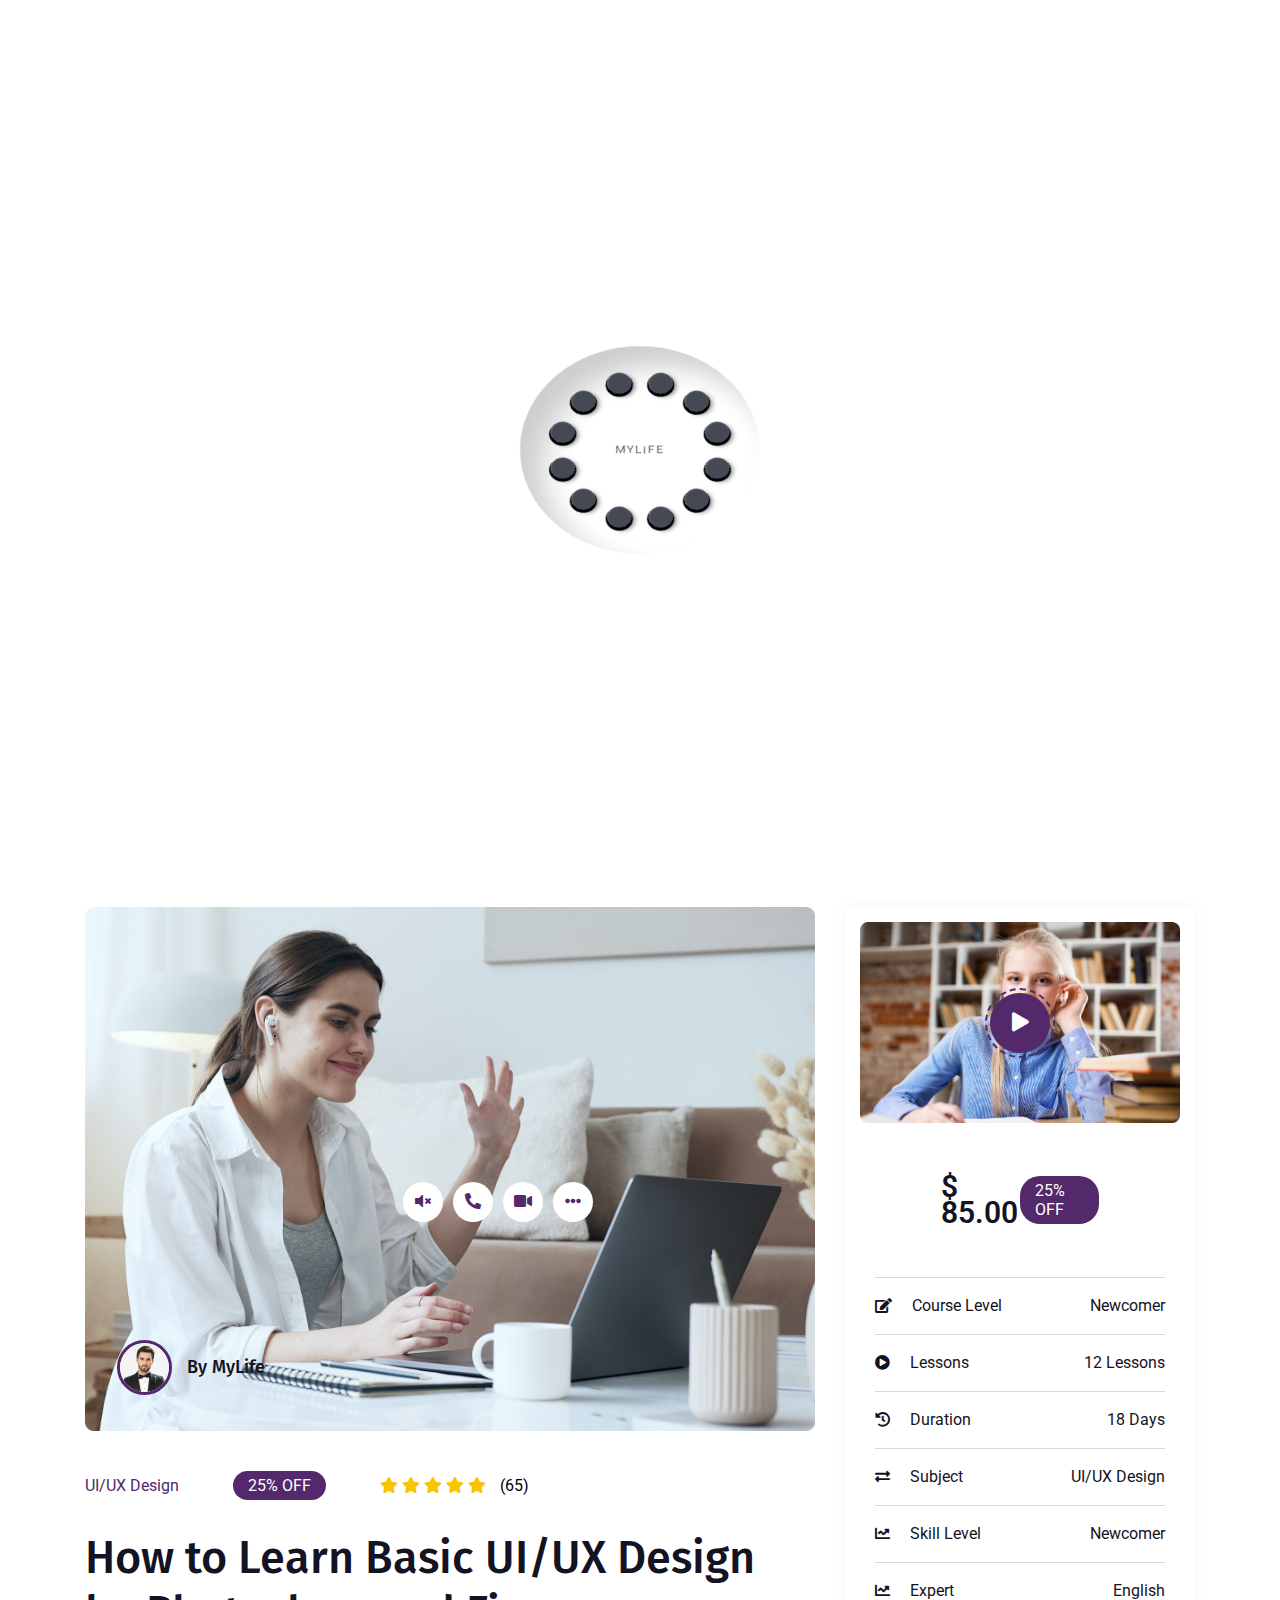
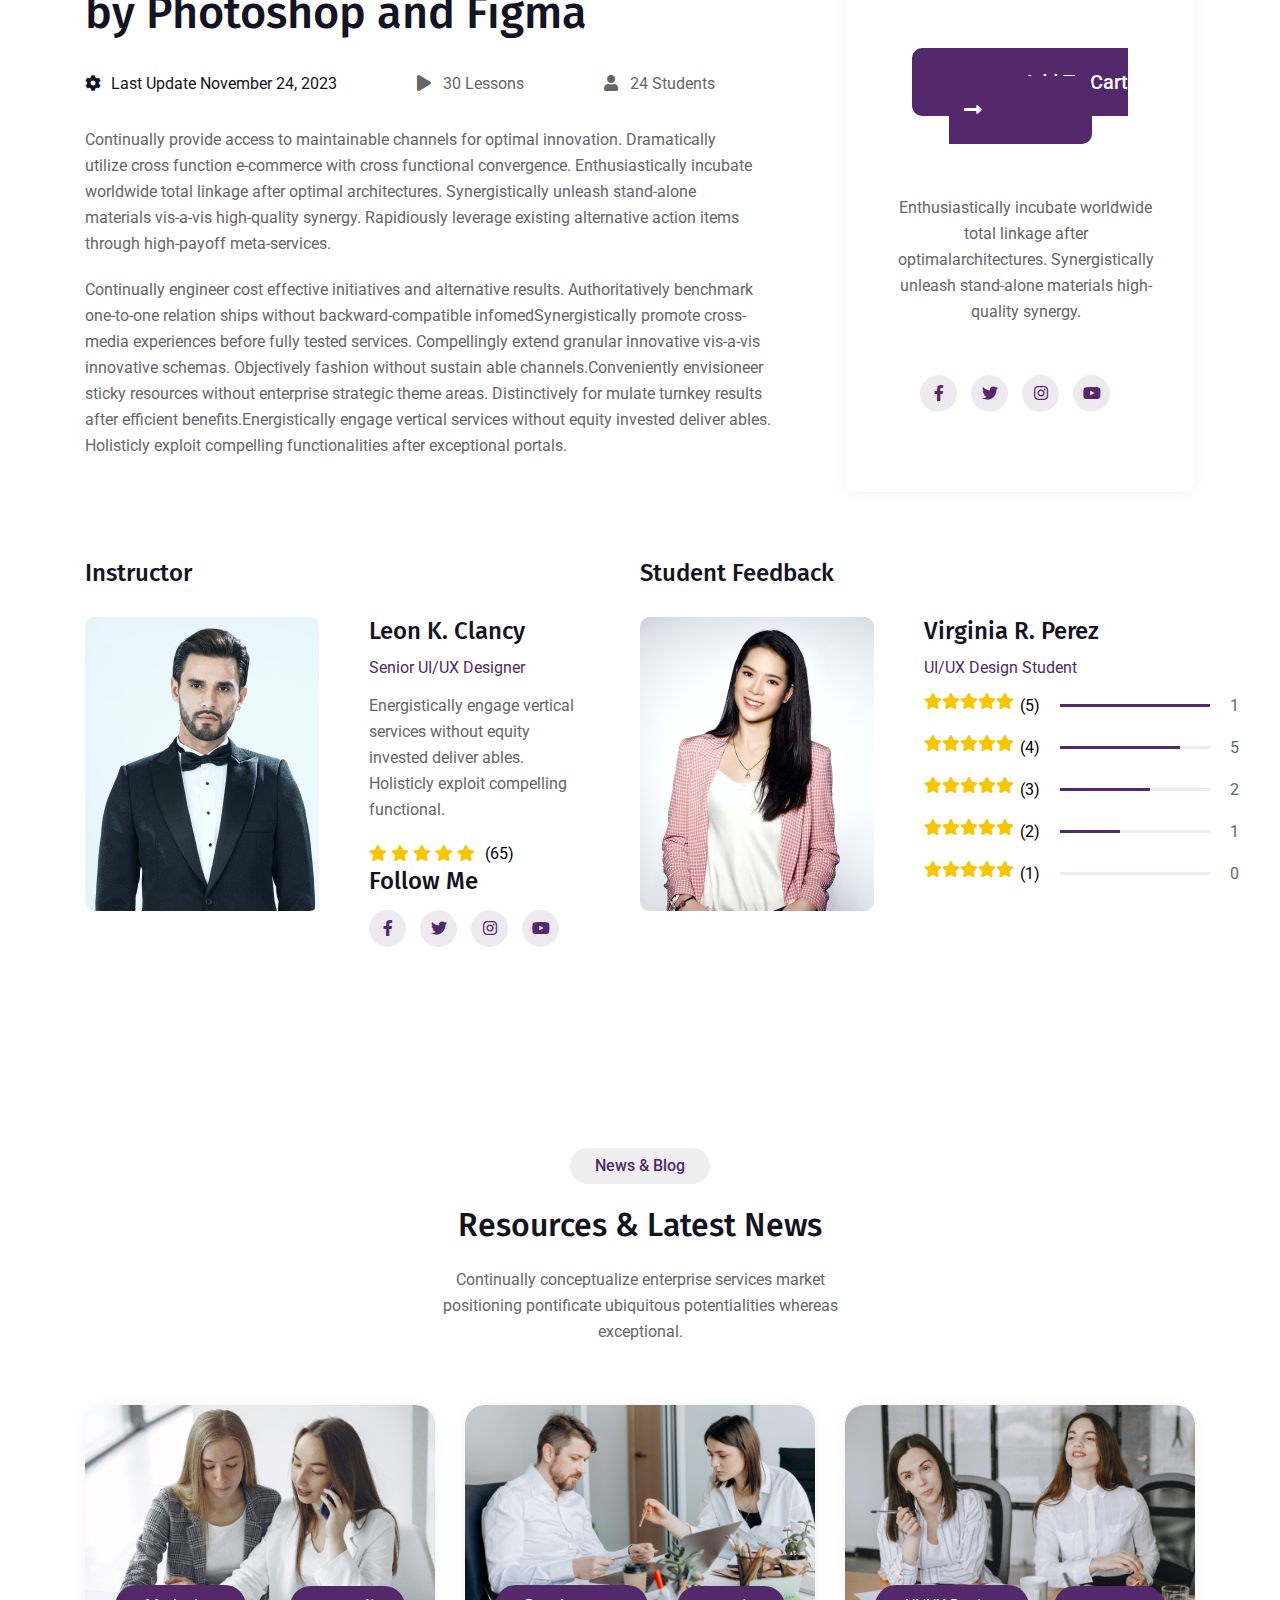
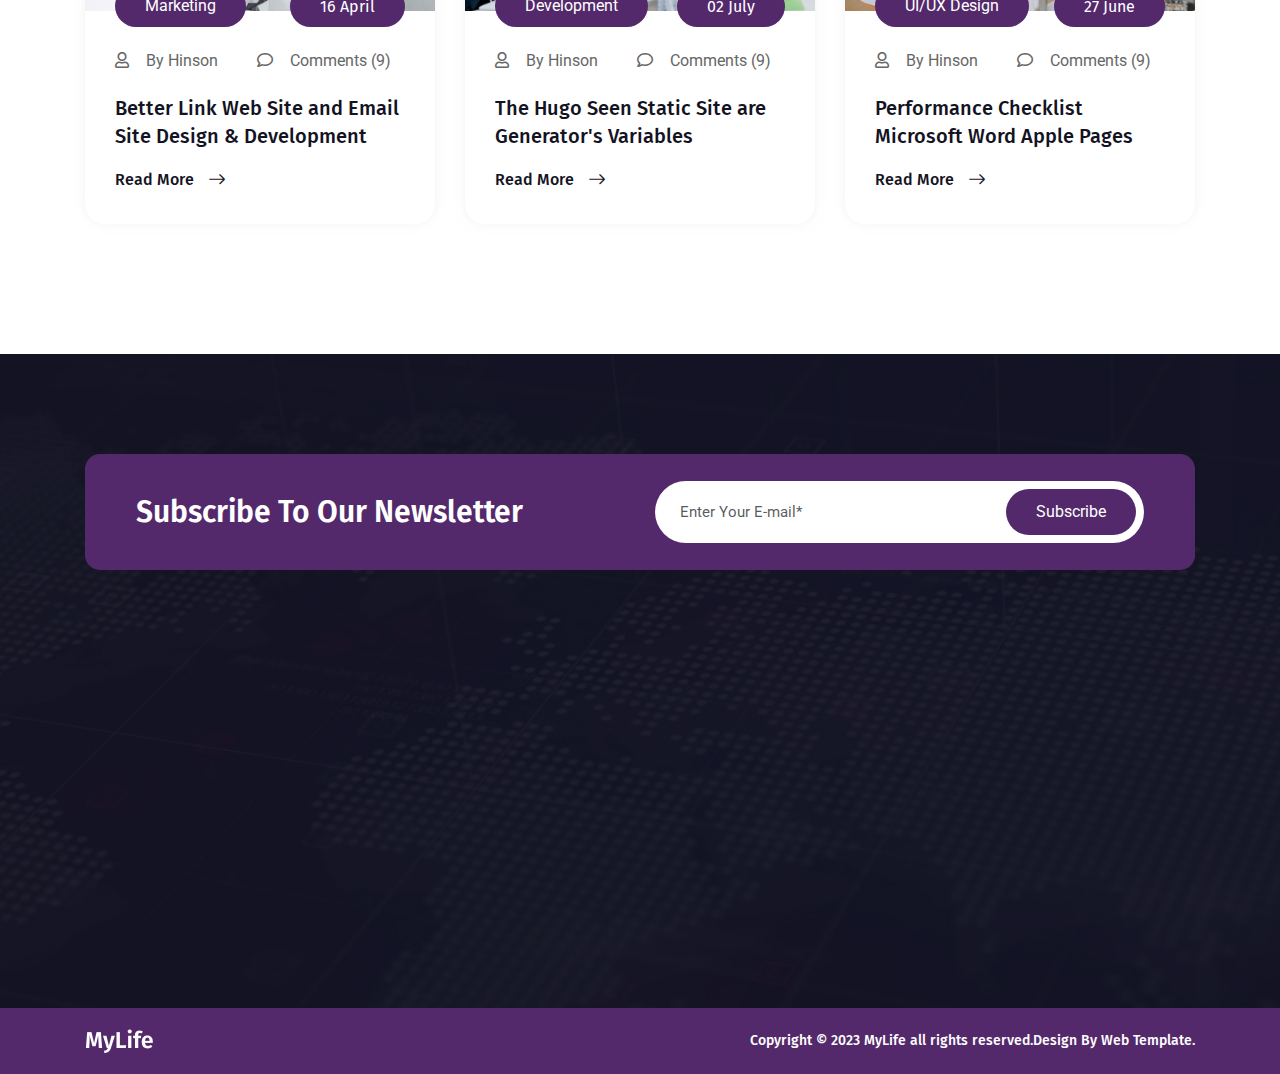
<file: courses-details.html>
<!DOCTYPE html>
<html lang="en-US">
  <head>
    <meta charset="UTF-8" />
    <meta http-equiv="x-ua-compatible" content="ie=edge" />
    <title>mylife – Restaurant, Cafe HTML5 Template</title>
    <meta name="description" content="" />
    <meta name="viewport" content="width=device-width, initial-scale=1" />
    <!-- Favicon -->
    <link
      rel="icon"
      type="image/png"
      sizes="56x56"
      href="assets/images/fav-icon/icon.png"
    />
    <!-- bootstrap CSS -->
    <link
      rel="stylesheet"
      href="assets/css/plugins/bootstrap.min.css"
      type="text/css"
      media="all"
    />
    <!-- responsive CSS -->
    <link
      rel="stylesheet"
      href="assets/css/responsive.css"
      type="text/css"
      media="all"
    />
    <!-- Fontface -->
    <link
      href="https://fonts.cdnfonts.com/css/clash-display"
      rel="stylesheet"
    />
    <!-- Main Style CSS -->
    <link
      rel="stylesheet"
      href="assets/css/style.css"
      type="text/css"
      media="all"
    />
  </head>
  <body>

    <!--========= Prealoader ==============-->
    <div class="loading-screen" id="loading-screen">
      <div class="pl">
        <div class="pl__dot"></div>
        <div class="pl__dot"></div>
        <div class="pl__dot"></div>
        <div class="pl__dot"></div>
        <div class="pl__dot"></div>
        <div class="pl__dot"></div>
        <div class="pl__dot"></div>
        <div class="pl__dot"></div>
        <div class="pl__dot"></div>
        <div class="pl__dot"></div>
        <div class="pl__dot"></div>
        <div class="pl__dot"></div>
        <div class="pl__text">MYLIFE</div>
      </div>
    </div>
    <!--========= End Prealoader ==============-->

    <!--===================================================-->
    <!-- starts mylife header top manu  -->
    <!--===================================================-->
    <div class="header-top-menu">
      <div class="container">
        <div class="row">
          <div class="col-lg-8 col-sm-8">
            <div class="header-top-menu-address">
              <div class="header-top-menu-text">
                <p><i class="fas fa-phone-alt"></i> +88 123 (456) 7890</p>
                <p class="mail">
                  <i class="far fa-envelope"></i> example@gmail.com
                </p>
              </div>
            </div>
          </div>

          <div class="col-lg-4 col-sm-4 text-right">
            <div class="header-top-menu-icon">
              <div class="header-top-menu-inner">
                <ul>
                  <li>
                    <a href="#"><i class="fab fa-facebook-f"></i></a>
                  </li>
                  <li>
                    <a href="#"><i class="fab fa-twitter"></i></a>
                  </li>
                  <li>
                    <a href="#"><i class="fab fa-instagram"></i></a>
                  </li>
                  <li>
                    <a href="#"><i class="fab fa-youtube"></i></a>
                  </li>
                </ul>
              </div>
            </div>
          </div>
        </div>
      </div>
    </div>
    <!--====================================================-->
    <!-- ends mylife header top manu  -->
    <!--====================================================-->

    <!--====================================================-->
    <!--starts mylife header menu  -->
    <!--====================================================-->
    <div id="sticky-header" class="mylife-nav-menu style-two">
      <div class="container">
        <div class="row header-bg">
          <div class="col-lg-3">
            <div class="logo">
              <a class="logo-img" href="index.html">
                <img src="assets/images/New folder/Logo.png" alt="" />
              </a>
              <a class="main-sticky" href="">
                <img src="assets/images/New folder/Logo.png" alt="" />
              </a>
            </div>
          </div>
          <div class="col-lg-9 text-right">
            <nav class="mylife-menu">
              <ul class="nav-scroll">
                <li>
                  <a href="#"
                    >Home
                    <span><i class="fas fa-angle-down"></i></span>
                  </a>
                  <ul class="sub-menu">
                    <li>
                      <a href="index.html">Home One</a>
                    </li>
                    <li>
                      <a href="index-2.html">Home Two</a>
                    </li>
                  </ul>
                </li>
                <li>
                  <a href="about.html">About </a>
                </li>
                <li>
                  <a href="#"
                    >Pages
                    <span><i class="fas fa-angle-down"></i></span>
                  </a>
                  <ul class="sub-menu">
                    <li><a href="about.html">About</a></li>
                    <li><a href="instructors.html">Instructor</a></li>
                    <li><a href="courses.html">Courses</a></li>
                    <li><a href="course-grid.html">Courses Grid</a></li>
                    <li><a href="courses-details.html">Courses Details</a></li>
                    <li><a href="contact-us.html">Contact</a></li>
                  </ul>
                </li>
                <li>
                  <a href="#"
                    >Blog
                    <span><i class="fas fa-angle-down"></i></span>
                  </a>
                  <ul class="sub-menu">
                    <li><a href="blog.html">Blog</a></li>
                    <li><a href="blog-details.html">Blog Details</a></li>
                  </ul>
                </li>
                <li><a href="contact-us.html">Contact</a></li>
              </ul>
              <div class="search-box-btn">
                <div class="nav-slider-button">
                  <a href="#" class="header-secrch-icon search-box-outer"><i class="fas fa-search"></i></a>
                </div>
              </div>
              <div class="cart-button">
                <div class="nav-slider-cart">
                  <a href="a"><i class="fas fa-shopping-basket"></i></a>
                </div>
              </div>
              <div class="nav-button">
                <div class="slider-button">
                  <a href="#">Get Appoinment</a>
                </div>
              </div>
            </nav>
          </div>
        </div>
      </div>
    </div>
    <!-- mylife Mobile Menu  -->
    <header class="mobile-menu-area sticky d-sm-block d-md-block d-lg-none ">
      <div class="mobile-menu">
          <nav class="comfy_menu">
            <ul class="nav-scroll">
              <li>
                <a href="#">Home <span>
                    <i class="fas fa-angle-down"></i>
                  </span>
                </a>
                <ul class="sub-menu">
                  <li>
                    <a href="index.html">Home One</a>
                  </li>
                  <li>
                    <a href="index-2.html">Home Two</a>
                  </li>
                </ul>
              </li>
              <li>
                <a href="about.html">About </a>
              </li>
              <li>
                <a href="#">Pages <span>
                    <i class="fas fa-angle-down"></i>
                  </span>
                </a>
                <ul class="sub-menu">
                  <li>
                    <a href="about.html">About</a>
                  </li>
                  <li>
                    <a href="instructors.html">Instructor</a>
                  </li>
                  <li>
                    <a href="courses.html">Courses</a>
                  </li>
                  <li>
                    <a href="course-grid.html">Courses Grid</a>
                  </li>
                  <li>
                    <a href="courses-details.html">Courses Details</a>
                  </li>
                  <li>
                    <a href="contact-us.html">Contact</a>
                  </li>
                </ul>
              </li>
              <li>
                <a href="#">Blog <span>
                    <i class="fas fa-angle-down"></i>
                  </span>
                </a>
                <ul class="sub-menu">
                  <li>
                    <a href="blog.html">Blog</a>
                  </li>
                  <li>
                    <a href="blog-details.html">Blog Details</a>
                  </li>
                </ul>
              </li>
              <li>
                <a href="contact-us.html">Contact</a>
              </li>
            </ul>
          </nav>
      </div>
    </header>
    <!--=====================================================-->
    <!-- ends mylife header menu  -->
    <!--=====================================================-->

    <!--==================================================-->
    <!-- Start mylife search-popup Area-->
    <!--==================================================-->
    <div class="search-popup">
      <button class="close-search style-two">
        <span class="flaticon-multiply"
          ><i class="far fa-times-circle"></i
        ></span>
      </button>
      <button class="close-search"><i class="bi bi-arrow-up"></i></button>
      <form method="post" action="#">
        <div class="form-group">
          <input
            type="search"
            name="search-field"
            value=""
            placeholder="Search Here"
            required=""
          />
          <button type="submit"><i class="fa fa-search"></i></button>
        </div>
      </form>
    </div>
    <!--==================================================-->
    <!-- End mylife search-popup Area-->
    <!--==================================================-->

    <!--====================================================-->
    <!--starts mylife breadcumb area-->
    <!--====================================================-->
    <div class="mylife-breadcumb-area">
      <div class="container">
        <div class="row">
          <div class="breadcumb-section">
            <h1>Courses Details</h1>
            <ul>
              <li>
                <a href="index.html"
                  >Home <span><i class="fas fa-angle-double-right"></i></span
                ></a>
              </li>
              <li class="underline"><a href="#">Courses Details</a></li>
            </ul>
          </div>
        </div>
      </div>
    </div>
    <!--====================================================-->
    <!--ends mylife breadcumb area-->
    <!--====================================================-->

    <!--====================================================-->
    <!-- starts mylife Courses Details area -->
    <!--====================================================-->
    <div class="Courses-Details-area">
      <div class="container">
        <div class="row">
          <div class="col-lg-8">
            <div class="row">
              <div class="blog-single-items">
                <div class="blog-thum-image">
                  <img
                    src="assets/images/blog-image/courses details big image.png"
                    alt=""
                  />
                  <div class="blog-thum-icon">
                    <ul>
                      <li>
                        <a href="#"><i class="fas fa-volume-mute"></i></a>
                      </li>
                      <li>
                        <a href="#"><i class="fas fa-phone-alt"></i></a>
                      </li>
                      <li>
                        <a href="#"><i class="fas fa-video"></i></a>
                      </li>
                      <li>
                        <a href="#"><i class="fas fa-ellipsis-h"></i></a>
                      </li>
                    </ul>
                  </div>
                  <div class="blog-details">
                    <div class="blog-thumb">
                      <img
                        src="assets/images/blog-image/testimonial-image-4.png"
                        alt=""
                      />
                    </div>
                    <div class="blog-text">
                      <h4>By MyLife</h4>
                    </div>
                  </div>
                </div>
                <div class="blog-content">
                  <ul>
                    <li><a href="#">UI/UX Design</a></li>
                    <li class="button"><a href="#">25% OFF</a></li>
                    <li><i class="fas fa-star"></i></li>
                    <li><i class="fas fa-star"></i></li>
                    <li><i class="fas fa-star"></i></li>
                    <li><i class="fas fa-star"></i></li>
                    <li><i class="fas fa-star"></i></li>
                    <li><span>(65)</span></li>
                  </ul>
                </div>
                <div class="blog-heading">
                  <h1>
                    How to Learn Basic UI/UX Design by Photoshop and Figma
                  </h1>
                  <span
                    ><a href="#"
                      ><i class="fas fa-cog"></i>Last Update November 24,
                      2023</a
                    ></span
                  >
                  <span><i class="fas fa-play"></i>30 Lessons</span>
                  <span><i class="fas fa-user"></i>24 Students</span>
                  <p class="quick">
                    Continually provide access to maintainable channels for
                    optimal innovation. Dramatically utilize cross function
                    e-commerce with cross functional convergence.
                    Enthusiastically incubate worldwide total linkage after
                    optimal architectures. Synergistically unleash stand-alone
                    materials vis-a-vis high-quality synergy. Rapidiously
                    leverage existing alternative action items through
                    high-payoff meta-services.
                  </p>
                  <p class="quick2">
                    Continually engineer cost effective initiatives and
                    alternative results. Authoritatively benchmark one-to-one
                    relation ships without backward-compatible
                    infomedSynergistically promote cross-media experiences
                    before fully tested services. Compellingly extend granular
                    innovative vis-a-vis innovative schemas. Objectively fashion
                    without sustain able channels.Conveniently envisioneer
                    sticky resources without enterprise strategic theme areas.
                    Distinctively for mulate turnkey results after efficient
                    benefits.Energistically engage vertical services without
                    equity invested deliver ables. Holisticly exploit compelling
                    functionalities after exceptional portals.
                  </p>
                </div>
              </div>
            </div>
          </div>
          <div class="col-lg-4">
            <div class="courses-details-single-box">
              <div class="courses-details-thumb">
                <img
                  src="assets/images/blog-image/courses-details-img.png"
                  alt=""
                />
                <div class="courses-video-button">
                  <a href="#"><i class="fas fa-play"></i></a>
                </div>
              </div>
              <div class="courses-details-dolor">
                <ul>
                  <li class="doror">$ 85.00</li>
                  <li class="button"><a href="#">25% OFF</a></li>
                </ul>
              </div>
              <div class="courses-details-cataghory-item">
                <ul>
                  <li>
                    <a href="#"><i class="fas fa-edit"></i>Course Level</a>
                    <a href="#">Newcomer</a>
                  </li>
                  <li>
                    <a href="#"><i class="fas fa-play-circle"></i>Lessons</a>
                    <a href="#">12 Lessons</a>
                  </li>
                  <li>
                    <a href="#"><i class="fas fa-history"></i>Duration</a>
                    <a href="#">18 Days</a>
                  </li>
                  <li>
                    <a href="#"><i class="fas fa-exchange-alt"></i>Subject</a>
                    <a href="#">UI/UX Design</a>
                  </li>
                  <li>
                    <a href="#"><i class="fas fa-chart-line"></i>Skill Level</a>
                    <a href="#">Newcomer</a>
                  </li>
                  <li>
                    <a href="#"><i class="fas fa-chart-line"></i>Expert</a>
                    <a href="#">English</a>
                  </li>
                </ul>
              </div>
              <div class="courses-details-button">
                <a href="#"
                  >Add To Cart<i class="fas fa-long-arrow-alt-right"></i
                ></a>
              </div>
              <div class="courses-paragraph">
                <p>
                  Enthusiastically incubate worldwide total linkage after
                  optimalarchitectures. Synergistically unleash stand-alone
                  materials high-quality synergy.
                </p>
              </div>
              <div class="courses-box-icon">
                <div class="flow-company-icon">
                  <a class="social-icon-color" href="#">
                    <i class="fab fa-facebook-f"></i>
                  </a>
                  <a class="social-icon-color2" href="#">
                    <i class="fab fa-twitter"></i>
                  </a>
                  <a class="social-icon-color-3" href="#">
                    <i class="fab fa-instagram"></i>
                  </a>
                  <a class="social-icon-color-4" href="#">
                    <i class="fab fa-youtube"></i>
                  </a>
                </div>
              </div>
            </div>
          </div>
          <div class="row justify-content-spacebetween">
            <div class="col-lg-6">
              <div class="instructor-single-box">
                <div class="instructor-title">
                  <h4>Instructor</h4>
                </div>
                <div class="instructor-inner-box">
                  <div class="instructor-thumb">
                    <img
                      src="assets/images/blog-image/instructor-image1.png"
                      alt=""
                    />
                  </div>
                  <div class="instructor-right-box">
                    <div class="right-box-title">
                      <h4>Leon K. Clancy</h4>
                      <h6>Senior UI/UX Designer</h6>
                      <p>
                        Energistically engage vertical services without equity
                        invested deliver ables. Holisticly exploit compelling
                        functional.
                      </p>
                    </div>
                    <div class="instructor-review">
                      <span class="fas fa-star"></span>
                      <span class="fas fa-star"></span>
                      <span class="fas fa-star"></span>
                      <span class="fas fa-star"></span>
                      <span class="fas fa-star"></span>
                      <span class="count">(65)</span>
                    </div>
                    <div class="instructor-social">
                      <h4>Follow Me</h4>
                      <div class="courses-box-icon text-left">
                        <div class="flow-company-icon">
                          <a class="social-icon-color" href="#">
                            <i class="fab fa-facebook-f"></i>
                          </a>
                          <a class="social-icon-color2" href="#">
                            <i class="fab fa-twitter"></i>
                          </a>
                          <a class="social-icon-color-3" href="#">
                            <i class="fab fa-instagram"></i>
                          </a>
                          <a class="social-icon-color-4" href="#">
                            <i class="fab fa-youtube"></i>
                          </a>
                        </div>
                      </div>
                    </div>
                  </div>
                </div>
              </div>
            </div>
            <div class="col-lg-6">
              <div class="instructor-single-box">
                <div class="instructor-title">
                  <h4>Student Feedback</h4>
                </div>
                <div class="instructor-inner-box">
                  <div class="instructor-thumb">
                    <img
                      src="assets/images/blog-image/instructor-image2.png"
                      alt=""
                    />
                  </div>
                  <div class="instructor-right-box">
                    <div class="right-box-title">
                      <h4>Virginia R. Perez</h4>
                      <h6>UI/UX Design Student</h6>
                    </div>
                    <div class="instructor-review-box">
                      <div class="instructor-review two">
                        <span class="fas fa-star"></span>
                        <span class="fas fa-star"></span>
                        <span class="fas fa-star"></span>
                        <span class="fas fa-star"></span>
                        <span class="fas fa-star"></span>
                        <span class="count">(5)</span>
                      </div>
                      <div class="review-bar"></div>
                      <span class="review-count">1</span>
                    </div>
                    <div class="instructor-review-box upper">
                      <div class="instructor-review two">
                        <span class="fas fa-star"></span>
                        <span class="fas fa-star"></span>
                        <span class="fas fa-star"></span>
                        <span class="fas fa-star"></span>
                        <span class="fas fa-star"></span>
                        <span class="count">(4)</span>
                      </div>
                      <div class="review-bar"></div>
                      <span class="review-count">5</span>
                    </div>
                    <div class="instructor-review-box upper2">
                      <div class="instructor-review two">
                        <span class="fas fa-star"></span>
                        <span class="fas fa-star"></span>
                        <span class="fas fa-star"></span>
                        <span class="fas fa-star"></span>
                        <span class="fas fa-star"></span>
                        <span class="count">(3)</span>
                      </div>
                      <div class="review-bar"></div>
                      <span class="review-count">2</span>
                    </div>
                    
                    <div class="instructor-review-box upper3">
                      <div class="instructor-review two">
                        <span class="fas fa-star"></span>
                        <span class="fas fa-star"></span>
                        <span class="fas fa-star"></span>
                        <span class="fas fa-star"></span>
                        <span class="fas fa-star"></span>
                        <span class="count">(2)</span>
                      </div>
                      <div class="review-bar"></div>
                      <span class="review-count">1</span>
                    </div>
                    <div class="instructor-review-box upper4">
                      <div class="instructor-review two">
                        <span class="fas fa-star"></span>
                        <span class="fas fa-star"></span>
                        <span class="fas fa-star"></span>
                        <span class="fas fa-star"></span>
                        <span class="fas fa-star"></span>
                        <span class="count">(1)</span>
                      </div>
                      <div class="review-bar"></div>
                      <span class="review-count">0</span>
                    </div>
                  </div>
                </div>
              </div>
            </div>
          </div>
        </div>
      </div>
    </div>
    <!--====================================================-->
    <!-- ends mylife Courses Details area -->
    <!--====================================================-->

    <!--====================================================-->
    <!-- starts mylife News & Blog area -->
    <!--====================================================-->
    <div class="mylife-news-blog-area">
      <div class="container">
        <div class="row">
          <div class="mylife-section-title news">
            <div class="all-button">
              <a href="#">News & Blog</a>
            </div>
            <div class="mylife-section-text">
              <h3>Resources & Latest News</h3>
              <p>
                Continually conceptualize enterprise services market positioning
                pontificate ubiquitous potentialities whereas exceptional.
              </p>
            </div>
          </div>
          <div class="col-lg-4 col-md-6">
            <div class="single-blog-box">
              <div class="single-blog-thumb">
                <img src="assets/images/blog-image/news-blog1.png" alt="" />
              </div>
              <div class="em-blog-content news-blog">
                <div class="blog-middle-button">
                  <div class="all-button">
                    <a href="#">Marketing</a>
                  </div>
                  <div class="news-blog-math">
                    <h2>16 April</h2>
                  </div>
                </div>
                <div class="post-categories-blog">
                  <p>
                    <i class="far fa-user"></i>
                    By Hinson
                    <span class="post">
                      <i class="far fa-comment"></i>
                      Comments (9)
                    </span>
                  </p>
                </div>
                <div class="em-blog-title news-blog">
                  <h2>
                    <a href="#"
                      >Better Link Web Site and Email Site Design &
                      Development</a
                    >
                  </h2>
                </div>
                <div class="blog-button news-blog">
                  <a href="blog-details.html">
                    Read More <i class="bi bi-arrow-right"></i>
                  </a>
                </div>
              </div>
            </div>
          </div>
          <div class="col-lg-4 col-md-6">
            <div class="single-blog-box">
              <div class="single-blog-thumb">
                <img src="assets/images/blog-image/news-blog2.png" alt="" />
              </div>
              <div class="em-blog-content news-blog">
                <div class="blog-middle-button">
                  <div class="all-button">
                    <a href="#">Development</a>
                  </div>
                  <div class="news-blog-math">
                    <h2>02 July</h2>
                  </div>
                </div>
                <div class="post-categories-blog">
                  <p>
                    <i class="far fa-user"></i>
                    By Hinson
                    <span class="post">
                      <i class="far fa-comment"></i>
                      Comments (9)
                    </span>
                  </p>
                </div>
                <div class="em-blog-title news-blog">
                  <h2>
                    <a href="#"
                      >The Hugo Seen Static Site are Generator's Variables</a
                    >
                  </h2>
                </div>
                <div class="blog-button news-blog">
                  <a href="blog-details.html">
                    Read More <i class="bi bi-arrow-right"></i>
                  </a>
                </div>
              </div>
            </div>
          </div>
          <div class="col-lg-4 col-md-6">
            <div class="single-blog-box">
              <div class="single-blog-thumb">
                <img src="assets/images/blog-image/news-blog3.png" alt="" />
              </div>
              <div class="em-blog-content news-blog">
                <div class="blog-middle-button">
                  <div class="all-button">
                    <a href="#">UI/UX Design</a>
                  </div>
                  <div class="news-blog-math">
                    <h2>27 June</h2>
                  </div>
                </div>
                <div class="post-categories-blog">
                  <p>
                    <i class="far fa-user"></i>
                    By Hinson
                    <span class="post">
                      <i class="far fa-comment"></i>
                      Comments (9)
                    </span>
                  </p>
                </div>
                <div class="em-blog-title news-blog">
                  <h2>
                    <a href="#"
                      >Performance Checklist Microsoft Word Apple Pages</a
                    >
                  </h2>
                </div>
                <div class="blog-button news-blog">
                  <a href="blog-details.html">
                    Read More <i class="bi bi-arrow-right"></i>
                  </a>
                </div>
              </div>
            </div>
          </div>
        </div>
      </div>
    </div>
    <!--====================================================-->
    <!-- ends mylife Courses Details area -->
    <!--====================================================-->

    <!--=====================================================-->
    <!--starts my life footer area-->
    <!--=====================================================-->
    <div class="footer-middle">
      <div class="container">
        <div class="subscribe-area">
          <div class="row">
            <div class="col-lg-6 col-md-6">
              <div class="subscribe-title">
                <h2>Subscribe To Our Newsletter</h2>
              </div>
            </div>
            <div class="col-lg-6 col-md-6">
              <form action="https://formspree.io/f/myyleorq" method="POST" id="mylife-form">
                <div class="subscribe_form">
                  <input type="email" name="email" id="email" class="form-control" required data-error="Please enter your email" placeholder="Enter Your E-mail*" />
                  <button type="submit" class="btn">Subscribe</button>
                </div>
                <div class="subscribe_form_send"></div>
              </form>
              <div id="status"></div>
            </div>
          </div>
        </div>
        <div class="footer-bg">
          <div class="row">
            <div class="col-lg-4 col-sm-6 wow fadeInUp" data-wow-delay=".2s">
              <div class="company-info">
                <div class="company-info-desc">
                  <h4 class="widge-title">About Us</h4>
                  <p> Appropriately deliver timely rela Objectively envisioneer accurate Energistical architect market driven internal or "organic" without intermandated portals. </p>
                </div>
                <div class="flow-company-icon">
                  <a class="social-icon-color" href="#">
                    <i class="fab fa-facebook-f"></i>
                  </a>
                  <a class="social-icon-color2" href="#">
                    <i class="fab fa-twitter"></i>
                  </a>
                  <a class="social-icon-color-3" href="#">
                    <i class="fab fa-instagram"></i>
                  </a>
                  <a class="social-icon-color-4" href="#">
                    <i class="fab fa-youtube"></i>
                  </a>
                </div>
              </div>
            </div>
            <div class="col-lg-2 col-sm-6 wow fadeInUp" data-wow-delay=".4s">
              <div class="widget-nav-menu">
                <h4 class="widge-title">Company</h4>
                <div class="menu-quick-content">
                  <ul class="footer-menu">
                    <li>
                      <a href="#">Home</a>
                    </li>
                    <li>
                      <a href="#">About Us</a>
                    </li>
                    <li>
                      <a href="#">Contact us</a>
                    </li>
                    <li>
                      <a href="#">Pages</a>
                    </li>
                    <li>
                      <a href="#">Programs</a>
                    </li>
                  </ul>
                </div>
              </div>
            </div>
            <div class="col-lg-3 col-sm-6 wow fadeInUp" data-wow-delay=".6s">
              <div class="widget-nav-menu">
                <h4 class="widge-title">Services</h4>
                <div class="menu-quick-content">
                  <ul class="footer-menu">
                    <li>
                      <a href="#">Customer Satisfaction</a>
                    </li>
                    <li>
                      <a href="#">Corporative</a>
                    </li>
                    <li>
                      <a href="#">Corporative</a>
                    </li>
                    <li>
                      <a href="#">Testing & Support</a>
                    </li>
                    <li>
                      <a href="#">Effective Strategy</a>
                    </li>
                  </ul>
                </div>
              </div>
            </div>
            <div class="col-lg-3 col-sm-6 wow fadeInUp" data-wow-delay=".8s">
              <div class="single-widget-item">
                <h4 class="widge-title">Latest Blog</h4>
                <div class="recent-post-item active">
                  <div class="recent-post-image">
                    <a href="#">
                      <img src="assets/images/blog-image/footer-image1.png" alt="" />
                    </a>
                  </div>
                  <div class="recent-post-text">
                    <h6>
                      <a href="#">This Is Our Development Blog</a>
                    </h6>
                    <span>Jun o7, 2023</span>
                  </div>
                </div>
                <div class="recent-post-item">
                  <div class="recent-post-image">
                    <a href="#">
                      <img src="assets/images/blog-image/footer-image2.png" alt="" />
                    </a>
                  </div>
                  <div class="recent-post-text">
                    <h6>
                      <a href="#">This Is Our Development Blog</a>
                    </h6>
                    <span>Jun o5, 2023</span>
                  </div>
                </div>
              </div>
            </div>
          </div>
        </div>
      </div>
      <div class="footer-bottom-area">
        <div class="container">
          <div class="row">
            <div class="col-md-4">
              <div class="mylife-logo">
                <a href="#">
                  <img src="assets/images/blog-image/mylife-logo.png" alt="" />
                </a>
              </div>
            </div>
            <div class="col-md-8">
              <div class="footer-bottom-content">
                <div class="footer-bottom-content-copy">
                  <p> Copyright © 2023 MyLife all rights reserved.Design By Web Template. </p>
                </div>
              </div>
            </div>
          </div>
        </div>
      </div>
    </div>
    <!--=====================================================-->
    <!--ends my life footer area-->
    <!--=====================================================-->

    <!-- JS Vendor, Plugins & Activation Script Files -->

    <!-- Vendors JS -->
    <script src="assets/js/vendor/modernizr-3.5.0.min.js"></script>
    <script src="assets/js/vendor/jquery-3.6.2.min.js"></script>
    <script src="assets/js/vendor/jquery-migrate-3.3.2.min.js"></script>
    <script src="assets/js/vendor/bootstrap.bundle.min.js"></script>

    <!-- Plugins JS -->
    <script src="assets/js/plugins/swiper-bundle.min.js"></script>
    <script src="assets/js/plugins/owl.carousel.min.js"></script>
    <script src="assets/js/plugins/jquery.magnific-popup.min.js"></script>
    <script src="assets/js/plugins/svg-inject.min.js"></script>
    <script src="assets/js/plugins/direction-min.js"></script>
    <script src="assets/js/plugins/jquery.counterup.min.js"></script>
    <script src="assets/js/plugins/waypoints.min.js"></script>
    <script src="assets/js/plugins/ajax-mail.js"></script>
    <script src="assets/js/plugins/jquery.meanmenu.js"></script>
    <script src="assets/js/plugins/wow.js"></script>
    <script src="assets/js/plugins/jquery.barfiller.js"></script>

    <!-- Veno Box JS -->
    <script src="venobox/venobox.min.js"></script>

    <!-- Activation JS -->
    <script src="assets/js/custom.js"></script>
  </body>
</html>
</file>
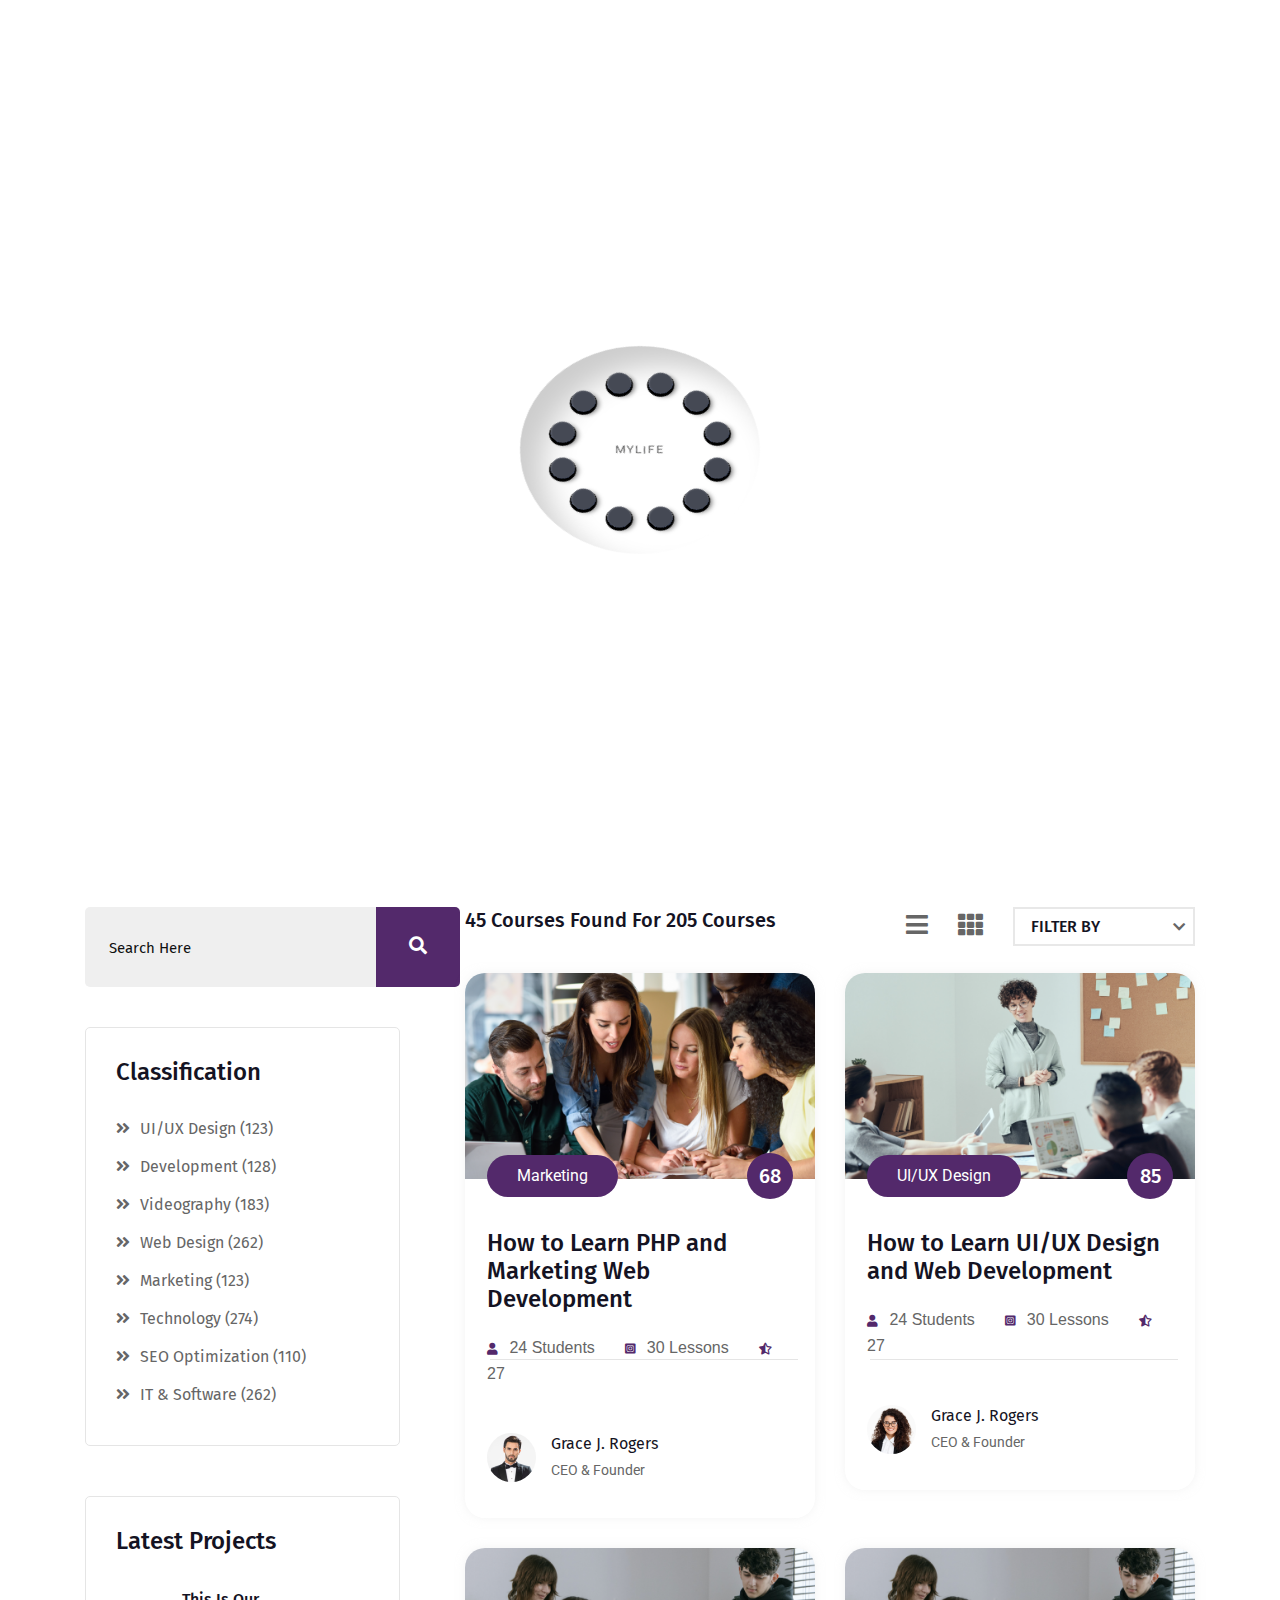
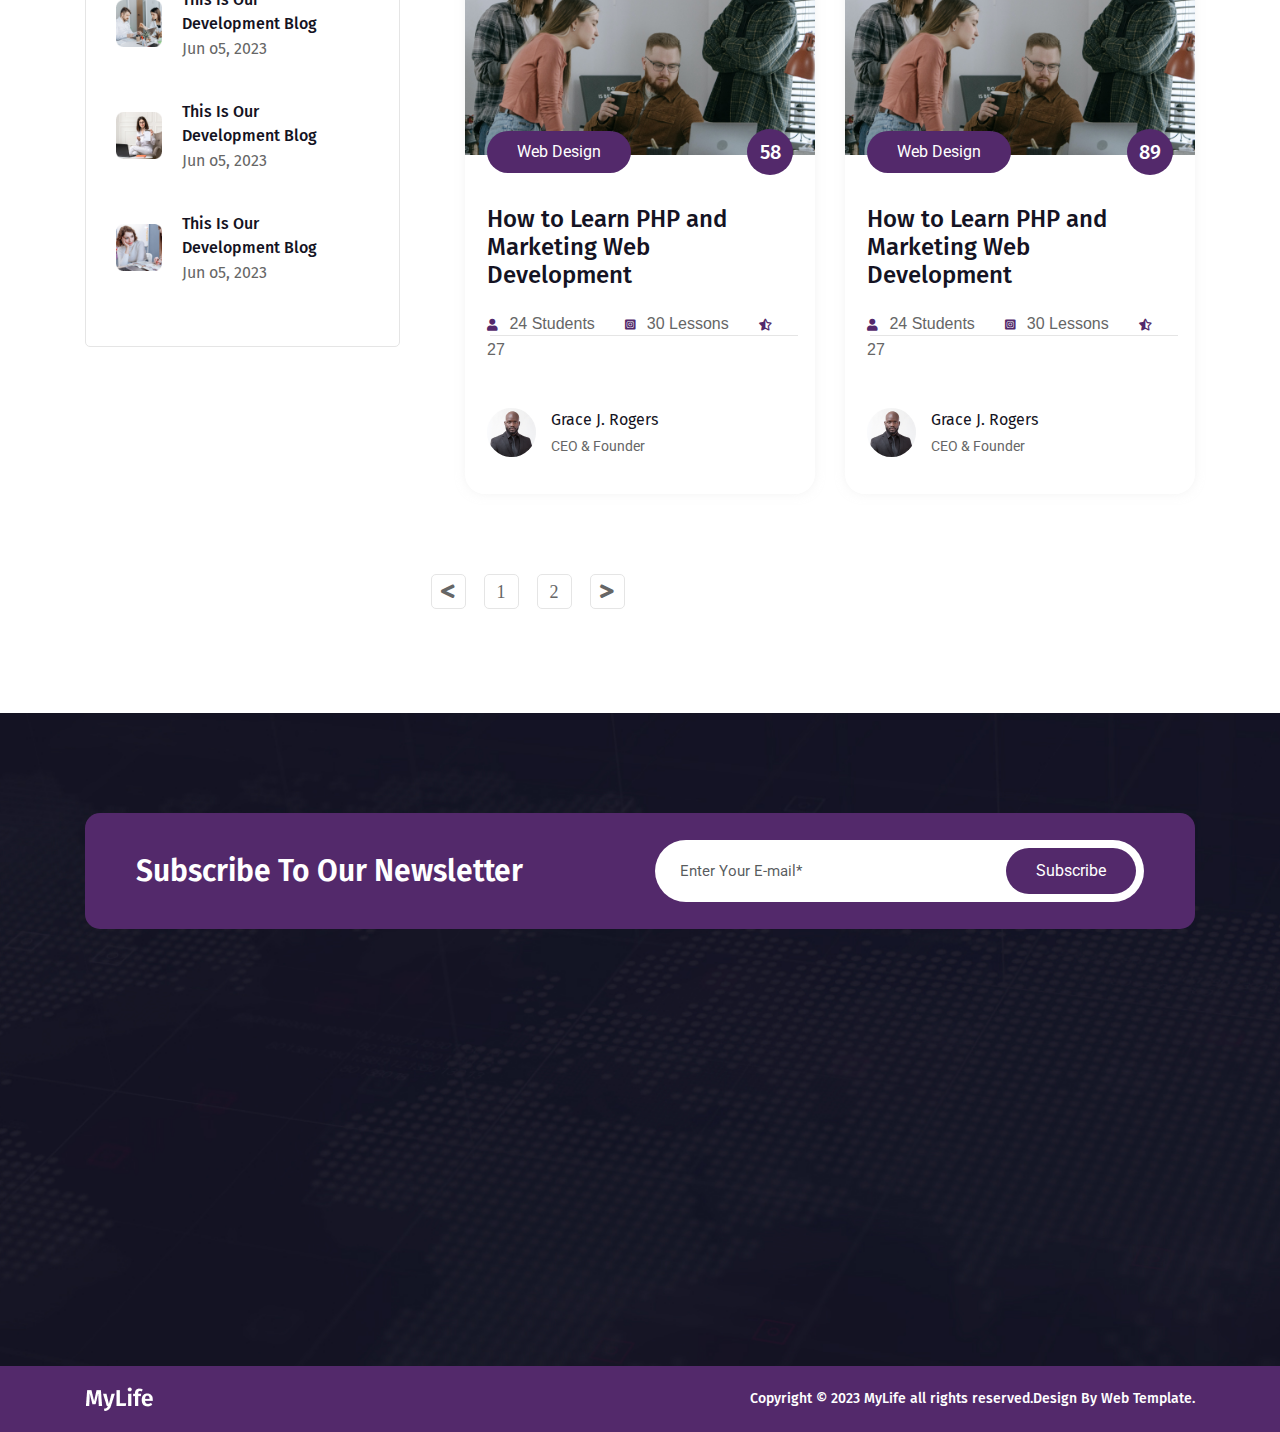
<file: courses.html>
<!DOCTYPE html>
<html lang="en-US">
  <head>
    <meta charset="UTF-8" />
    <meta http-equiv="x-ua-compatible" content="ie=edge" />
    <title>mylife – Restaurant, Cafe HTML5 Template</title>
    <meta name="description" content="" />
    <meta name="viewport" content="width=device-width, initial-scale=1" />
    <!-- Favicon -->
    <link
      rel="icon"
      type="image/png"
      sizes="56x56"
      href="assets/images/fav-icon/icon.png"
    />
    <!-- bootstrap CSS -->
    <link
      rel="stylesheet"
      href="assets/css/plugins/bootstrap.min.css"
      type="text/css"
      media="all"
    />
    <!-- responsive CSS -->
    <link
      rel="stylesheet"
      href="assets/css/responsive.css"
      type="text/css"
      media="all"
    />
    <!-- Fontface -->
    <link
      href="https://fonts.cdnfonts.com/css/clash-display"
      rel="stylesheet"
    />
    <!-- Main Style CSS -->
    <link
      rel="stylesheet"
      href="assets/css/style.css"
      type="text/css"
      media="all"
    />
  </head>
  <body>
    <!--========= Prealoader ==============-->
    <div class="loading-screen" id="loading-screen">
      <div class="pl">
        <div class="pl__dot"></div>
        <div class="pl__dot"></div>
        <div class="pl__dot"></div>
        <div class="pl__dot"></div>
        <div class="pl__dot"></div>
        <div class="pl__dot"></div>
        <div class="pl__dot"></div>
        <div class="pl__dot"></div>
        <div class="pl__dot"></div>
        <div class="pl__dot"></div>
        <div class="pl__dot"></div>
        <div class="pl__dot"></div>
        <div class="pl__text">MYLIFE</div>
      </div>
    </div>
    <!--========= End Prealoader ==============-->

    <!--===================================================-->
    <!-- starts mylife header top manu  -->
    <!--===================================================-->
    <div class="header-top-menu">
      <div class="container">
        <div class="row">
          <div class="col-lg-8 col-sm-8">
            <div class="header-top-menu-address">
              <div class="header-top-menu-text">
                <p><i class="fas fa-phone-alt"></i> +88 123 (456) 7890</p>
                <p class="mail">
                  <i class="far fa-envelope"></i> example@gmail.com
                </p>
              </div>
            </div>
          </div>

          <div class="col-lg-4 col-sm-4 text-right">
            <div class="header-top-menu-icon">
              <div class="header-top-menu-inner">
                <ul>
                  <li>
                    <a href="#"><i class="fab fa-facebook-f"></i></a>
                  </li>
                  <li>
                    <a href="#"><i class="fab fa-twitter"></i></a>
                  </li>
                  <li>
                    <a href="#"><i class="fab fa-instagram"></i></a>
                  </li>
                  <li>
                    <a href="#"><i class="fab fa-youtube"></i></a>
                  </li>
                </ul>
              </div>
            </div>
          </div>
        </div>
      </div>
    </div>
    <!--====================================================-->
    <!-- ends mylife header top manu  -->
    <!--====================================================-->

    <!--====================================================-->
    <!--starts mylife header menu  -->
    <!--====================================================-->
    <div id="sticky-header" class="mylife-nav-menu style-two">
      <div class="container">
        <div class="row header-bg">
          <div class="col-lg-3">
            <div class="logo">
              <a class="logo-img" href="index.html">
                <img src="assets/images/New folder/Logo.png" alt="" />
              </a>
              <a class="main-sticky" href="">
                <img src="assets/images/New folder/Logo.png" alt="" />
              </a>
            </div>
          </div>
          <div class="col-lg-9 text-right">
            <nav class="mylife-menu">
              <ul class="nav-scroll">
                <li>
                  <a href="#"
                    >Home
                    <span><i class="fas fa-angle-down"></i></span>
                  </a>
                  <ul class="sub-menu">
                    <li>
                      <a href="index.html">Home One</a>
                    </li>
                    <li>
                      <a href="index-2.html">Home Two</a>
                    </li>
                  </ul>
                </li>
                <li>
                  <a href="about.html">About </a>
                </li>
                <li>
                  <a href="#"
                    >Pages
                    <span><i class="fas fa-angle-down"></i></span>
                  </a>
                  <ul class="sub-menu">
                    <li><a href="about.html">About</a></li>
                    <li><a href="instructors.html">Instructor</a></li>
                    <li><a href="courses.html">Courses</a></li>
                    <li><a href="course-grid.html">Courses Grid</a></li>
                    <li><a href="courses-details.html">Courses Details</a></li>
                    <li><a href="contact-us.html">Contact</a></li>
                  </ul>
                </li>
                <li>
                  <a href="#"
                    >Blog
                    <span><i class="fas fa-angle-down"></i></span>
                  </a>
                  <ul class="sub-menu">
                    <li><a href="blog.html">Blog</a></li>
                    <li><a href="blog-details.html">Blog Details</a></li>
                  </ul>
                </li>
                <li><a href="contact-us.html">Contact</a></li>
              </ul>
              <div class="search-box-btn">
                <div class="nav-slider-button">
                  <a href="#" class="header-secrch-icon search-box-outer"><i class="fas fa-search"></i></a>
                </div>
              </div>
              <div class="cart-button">
                <div class="nav-slider-cart">
                  <a href="a"><i class="fas fa-shopping-basket"></i></a>
                </div>
              </div>
              <div class="nav-button">
                <div class="slider-button">
                  <a href="#">Get Appoinment</a>
                </div>
              </div>
            </nav>
          </div>
        </div>
      </div>
    </div>

    <!-- mylife Mobile Menu  -->
    <header class="mobile-menu-area sticky d-sm-block d-md-block d-lg-none ">
      <div class="mobile-menu">
          <nav class="comfy_menu">
            <ul class="nav-scroll">
              <li>
                <a href="#">Home <span>
                    <i class="fas fa-angle-down"></i>
                  </span>
                </a>
                <ul class="sub-menu">
                  <li>
                    <a href="index.html">Home One</a>
                  </li>
                  <li>
                    <a href="index-2.html">Home Two</a>
                  </li>
                </ul>
              </li>
              <li>
                <a href="about.html">About </a>
              </li>
              <li>
                <a href="#">Pages <span>
                    <i class="fas fa-angle-down"></i>
                  </span>
                </a>
                <ul class="sub-menu">
                  <li>
                    <a href="about.html">About</a>
                  </li>
                  <li>
                    <a href="instructors.html">Instructor</a>
                  </li>
                  <li>
                    <a href="courses.html">Courses</a>
                  </li>
                  <li>
                    <a href="course-grid.html">Courses Grid</a>
                  </li>
                  <li>
                    <a href="courses-details.html">Courses Details</a>
                  </li>
                  <li>
                    <a href="contact-us.html">Contact</a>
                  </li>
                </ul>
              </li>
              <li>
                <a href="#">Blog <span>
                    <i class="fas fa-angle-down"></i>
                  </span>
                </a>
                <ul class="sub-menu">
                  <li>
                    <a href="blog.html">Blog</a>
                  </li>
                  <li>
                    <a href="blog-details.html">Blog Details</a>
                  </li>
                </ul>
              </li>
              <li>
                <a href="contact-us.html">Contact</a>
              </li>
            </ul>
          </nav>
      </div>
    </header>
    <!--=====================================================-->
    <!-- ends mylife header menu  -->
    <!--=====================================================-->

    <!--==================================================-->
    <!-- Start mylife search-popup Area-->
    <!--==================================================-->
    <div class="search-popup">
      <button class="close-search style-two">
        <span class="flaticon-multiply"
          ><i class="far fa-times-circle"></i
        ></span>
      </button>
      <button class="close-search"><i class="bi bi-arrow-up"></i></button>
      <form method="post" action="#">
        <div class="form-group">
          <input
            type="search"
            name="search-field"
            value=""
            placeholder="Search Here"
            required=""
          />
          <button type="submit"><i class="fa fa-search"></i></button>
        </div>
      </form>
    </div>
    <!--==================================================-->
    <!-- End mylife search-popup Area-->
    <!--==================================================-->

    <!--====================================================-->
    <!--starts mylife breadcumb area-->
    <!--====================================================-->
    <div class="mylife-breadcumb-area">
      <div class="container">
        <div class="row">
          <div class="breadcumb-section">
            <h1>Courses</h1>
            <ul>
              <li>
                <a href="index.html"
                  >Home <span><i class="fas fa-angle-double-right"></i></span
                ></a>
              </li>
              <li class="underline"><a href="#">Course</a></li>
            </ul>
          </div>
        </div>
      </div>
    </div>
    <!--====================================================-->
    <!--ends mylife breadcumb area-->
    <!--====================================================-->

    <!--====================================================-->
    <!--starts mylife breadcumb area-->
    <!--====================================================-->
    <div class="courses-details-area">
      <div class="container">
        <div class="row">
          <div class="col-lg-4 col-md-6">
            <div class="widget-right">
              <div class="sidebar-search">
                <input type="text" placeholder="Search Here" />
                <span>
                  <button type="submit">
                    <i class="fas fa-search"></i>
                  </button>
                </span>
              </div>
              <div class="widget-categories-box">
                <div class="widget-categories-title">
                  <h4>Classification</h4>
                </div>
                <div class="widget-categories-menu">
                  <ul>
                    <li>
                      <a href=""
                        ><i class="fas fa-angle-double-right"></i>UI/UX Design
                        (123)</a
                      >
                    </li>
                    <li>
                      <a href=""
                        ><i class="fas fa-angle-double-right"></i>Development
                        (128)</a
                      >
                    </li>
                    <li>
                      <a href=""
                        ><i class="fas fa-angle-double-right"></i>Videography
                        (183)</a
                      >
                    </li>
                    <li>
                      <a href=""
                        ><i class="fas fa-angle-double-right"></i>Web Design
                        (262)</a
                      >
                    </li>
                    <li>
                      <a href=""
                        ><i class="fas fa-angle-double-right"></i>Marketing
                        (123)</a
                      >
                    </li>
                    <li>
                      <a href=""
                        ><i class="fas fa-angle-double-right"></i>Technology
                        (274)</a
                      >
                    </li>
                    <li>
                      <a href=""
                        ><i class="fas fa-angle-double-right"></i>SEO
                        Optimization (110)</a
                      >
                    </li>
                    <li>
                      <a href=""
                        ><i class="fas fa-angle-double-right"></i>IT & Software
                        (262)</a
                      >
                    </li>
                  </ul>
                </div>
              </div>
              <div class="widget-categories-box">
                <div class="widget-categories-title">
                  <h4>Latest Projects</h4>
                </div>
                  <div class="widget-recent-post">
                    <div class="rpost-thumb">
                      <a href="#">
                        <img src="assets/images/blog-image/latest proect1.png" alt="">
                      </a>
                    </div>
                    <div class="rpost-content">
                      <div class="rpost-title">
                        <h4><a href="">This Is Our Development
                          Blog</a></h4>
                          <span>Jun o5, 2023</span>
                      </div>
                    </div>
                  </div>
                  <div class="widget-recent-post">
                    <div class="rpost-thumb">
                      <a href="#">
                        <img src="assets/images/blog-image/latest project2.png" alt="">
                      </a>
                    </div>
                    <div class="rpost-content">
                      <div class="rpost-title">
                        <h4><a href="#">This Is Our Development
                          Blog</a></h4>
                          <span>Jun o5, 2023</span>
                      </div>
                    </div>
                  </div>
                  <div class="widget-recent-post">
                    <div class="rpost-thumb">
                      <a href="#">
                        <img src="assets/images/blog-image/latest project3.png" alt="">
                      </a>
                    </div>
                    <div class="rpost-content">
                      <div class="rpost-title">
                        <h4><a href="#">This Is Our Development
                          Blog</a></h4>
                          <span>Jun o5, 2023</span>
                      </div>
                    </div>
                  </div>
              </div>
            </div>
          </div>
          <div class="col-lg-8 col-lg-6">
           <div class="right-box">
            <div class="widget-left">
              <div class="col-lg-6 col-md-6">
                <div class="courses-title">
                  <h4>45 Courses Found For 205 Courses</h4>
                </div>
              </div>
              <div class="col-lg-6 col-md-6">
                <div class="courses-icon">
                  <ul>
                    <li><i class="fas fa-bars"></i></li>
                    <li><i class="fas fa-th"></i></li>
                  </ul>
                  <div class="custom-select">
                    <select>
                      <option value="0">FILTER BY </option>
                      <option value="1">Audi</option>
                      <option value="2">BMW</option>
                      <option value="3">Citroen</option>
                    </select>
                  </div>
                </div>
              </div>
            </div>
            <div class="row">
              <div class="col-lg-6 col-md-6">
                <div class="single-blog-box">
                  <div class="single-blog-thumb">
                    <img src="assets/images/attractive-2.png" alt="" />
                  </div>
                  <div class="em-blog-content">
                    <div class="blog-middle-button">
                      <div class="all-button">
                        <a href="#">Marketing</a>
                      </div>
                      <div class="math-text">
                        <h2>68</h2>
                      </div>
                    </div>
                    <div class="em-blog-title">
                      <h2>
                        <a href="#"
                          >How to Learn PHP and Marketing Web Development</a
                        >
                      </h2>
                    </div>
                    <div class="em-blog-icon">
                      <p>
                        <i class="fas fa-user"></i
                        ><span class="user"> 24 Students</span
                        ><i class="fab fa-instagram-square"></i>
                        <span>30 Lessons</span><i class="fas fa-star-half-alt"></i
                        ><span>27</span>
                      </p>
                    </div>
                    <div class="person-info-box">
                      <div class="person-image">
                        <img
                          src="assets/images/Attrative-small-image/small-image-2.png"
                          alt=""
                        />
                      </div>
                      <div class="person-text">
                        <h6>Grace J. Rogers</h6>
                        <p>CEO & Founder</p>
                      </div>
                    </div>
                  </div>
                </div>
              </div>
              <div class="col-lg-6 col-md-6">
                <div class="single-blog-box">
                  <div class="single-blog-thumb">
                    <img src="assets/images/attractive-3.png" alt="" />
                  </div>
                  <div class="em-blog-content">
                    <div class="blog-middle-button">
                      <div class="all-button">
                        <a href="#">UI/UX Design</a>
                      </div>
                      <div class="math-text">
                        <h2>85</h2>
                      </div>
                    </div>
                    <div class="em-blog-title">
                      <h2>
                        <a href="#"
                          >How to Learn UI/UX Design and Web Development</a
                        >
                      </h2>
                    </div>
                    <div class="em-blog-icon">
                      <p>
                        <i class="fas fa-user"></i
                        ><span class="user"> 24 Students</span
                        ><i class="fab fa-instagram-square"></i>
                        <span>30 Lessons</span><i class="fas fa-star-half-alt"></i
                        ><span>27</span>
                      </p>
                    </div>
                    <div class="person-info-box">
                      <div class="person-image">
                        <img
                          src="assets/images/Attrative-small-image/small-image-3.png"
                          alt=""
                        />
                      </div>
                      <div class="person-text">
                        <h6>Grace J. Rogers</h6>
                        <p>CEO & Founder</p>
                      </div>
                    </div>
                  </div>
                </div>
              </div>
              <div class="col-lg-6 col-md-6">
                <div class="single-blog-box">
                  <div class="single-blog-thumb">
                    <img src="assets/images/attractive-5.png" alt="" />
                  </div>
                  <div class="em-blog-content">
                    <div class="blog-middle-button">
                      <div class="all-button">
                        <a href="#">Web Design</a>
                      </div>
                      <div class="math-text">
                        <h2>58</h2>
                      </div>
                    </div>
                    <div class="em-blog-title">
                      <h2>
                        <a href="#"
                          >How to Learn PHP and Marketing Web Development</a
                        >
                      </h2>
                    </div>
                    <div class="em-blog-icon">
                      <p>
                        <i class="fas fa-user"></i
                        ><span class="user"> 24 Students</span
                        ><i class="fab fa-instagram-square"></i>
                        <span>30 Lessons</span><i class="fas fa-star-half-alt"></i
                        ><span>27</span>
                      </p>
                    </div>
                    <div class="person-info-box">
                      <div class="person-image">
                        <img
                          src="assets/images/Attrative-small-image/small-image-5.png"
                          alt=""
                        />
                      </div>
                      <div class="person-text">
                        <h6>Grace J. Rogers</h6>
                        <p>CEO & Founder</p>
                      </div>
                    </div>
                  </div>
                </div>
              </div>
              <div class="col-lg-6 col-md-6">
                <div class="single-blog-box">
                  <div class="single-blog-thumb">
                    <img src="assets/images/attractive-5.png" alt="" />
                  </div>
                  <div class="em-blog-content">
                    <div class="blog-middle-button">
                      <div class="all-button">
                        <a href="#">Web Design</a>
                      </div>
                      <div class="math-text">
                        <h2>89</h2>
                      </div>
                    </div>
                    <div class="em-blog-title">
                      <h2>
                        <a href="#"
                          >How to Learn PHP and Marketing Web Development</a
                        >
                      </h2>
                    </div>
                    <div class="em-blog-icon">
                      <p>
                        <i class="fas fa-user"></i
                        ><span class="user"> 24 Students</span
                        ><i class="fab fa-instagram-square"></i>
                        <span>30 Lessons</span><i class="fas fa-star-half-alt"></i
                        ><span>27</span>
                      </p>
                    </div>
                    <div class="person-info-box">
                      <div class="person-image">
                        <img
                          src="assets/images/Attrative-small-image/small-image-5.png"
                          alt=""
                        />
                      </div>
                      <div class="person-text">
                        <h6>Grace J. Rogers</h6>
                        <p>CEO & Founder</p>
                      </div>
                    </div>
                  </div>
                </div>
              </div>
            </div>
           </div>
          </div>
          <div class="row">
            <div class="col-lg-12">
              <div class="pagination-menu">
                <ul>
                  <li><a href="#"><i class="fas fa-less-than"></i></a></li>
                  <li><a href="#">1</a></li>
                  <li><a href="#">2</a></li>
                  <li><a href="#"><i class="fas fa-greater-than"></i></a></li>
                </ul>
              </div>
            </div>
          </div>
        </div>
      </div>
    </div>
    <!--====================================================-->
    <!--ends mylife breadcumb area-->
    <!--====================================================-->

    
    <!--=====================================================-->
    <!--starts my life footer area-->
    <!--=====================================================-->
    <div class="footer-middle">
      <div class="container">
        <div class="subscribe-area">
          <div class="row">
            <div class="col-lg-6 col-md-6">
              <div class="subscribe-title">
                <h2>Subscribe To Our Newsletter</h2>
              </div>
            </div>
            <div class="col-lg-6 col-md-6">
              <form action="https://formspree.io/f/myyleorq" method="POST" id="mylife-form">
                <div class="subscribe_form">
                  <input type="email" name="email" id="email" class="form-control" required data-error="Please enter your email" placeholder="Enter Your E-mail*" />
                  <button type="submit" class="btn">Subscribe</button>
                </div>
                <div class="subscribe_form_send"></div>
              </form>
              <div id="status"></div>
            </div>
          </div>
        </div>
        <div class="footer-bg">
          <div class="row">
            <div class="col-lg-4 col-sm-6 wow fadeInUp" data-wow-delay=".2s">
              <div class="company-info">
                <div class="company-info-desc">
                  <h4 class="widge-title">About Us</h4>
                  <p> Appropriately deliver timely rela Objectively envisioneer accurate Energistical architect market driven internal or "organic" without intermandated portals. </p>
                </div>
                <div class="flow-company-icon">
                  <a class="social-icon-color" href="#">
                    <i class="fab fa-facebook-f"></i>
                  </a>
                  <a class="social-icon-color2" href="#">
                    <i class="fab fa-twitter"></i>
                  </a>
                  <a class="social-icon-color-3" href="#">
                    <i class="fab fa-instagram"></i>
                  </a>
                  <a class="social-icon-color-4" href="#">
                    <i class="fab fa-youtube"></i>
                  </a>
                </div>
              </div>
            </div>
            <div class="col-lg-2 col-sm-6 wow fadeInUp" data-wow-delay=".4s">
              <div class="widget-nav-menu">
                <h4 class="widge-title">Company</h4>
                <div class="menu-quick-content">
                  <ul class="footer-menu">
                    <li>
                      <a href="#">Home</a>
                    </li>
                    <li>
                      <a href="#">About Us</a>
                    </li>
                    <li>
                      <a href="#">Contact us</a>
                    </li>
                    <li>
                      <a href="#">Pages</a>
                    </li>
                    <li>
                      <a href="#">Programs</a>
                    </li>
                  </ul>
                </div>
              </div>
            </div>
            <div class="col-lg-3 col-sm-6 wow fadeInUp" data-wow-delay=".6s">
              <div class="widget-nav-menu">
                <h4 class="widge-title">Services</h4>
                <div class="menu-quick-content">
                  <ul class="footer-menu">
                    <li>
                      <a href="#">Customer Satisfaction</a>
                    </li>
                    <li>
                      <a href="#">Corporative</a>
                    </li>
                    <li>
                      <a href="#">Corporative</a>
                    </li>
                    <li>
                      <a href="#">Testing & Support</a>
                    </li>
                    <li>
                      <a href="#">Effective Strategy</a>
                    </li>
                  </ul>
                </div>
              </div>
            </div>
            <div class="col-lg-3 col-sm-6 wow fadeInUp" data-wow-delay=".8s">
              <div class="single-widget-item">
                <h4 class="widge-title">Latest Blog</h4>
                <div class="recent-post-item active">
                  <div class="recent-post-image">
                    <a href="#">
                      <img src="assets/images/blog-image/footer-image1.png" alt="" />
                    </a>
                  </div>
                  <div class="recent-post-text">
                    <h6>
                      <a href="#">This Is Our Development Blog</a>
                    </h6>
                    <span>Jun o7, 2023</span>
                  </div>
                </div>
                <div class="recent-post-item">
                  <div class="recent-post-image">
                    <a href="#">
                      <img src="assets/images/blog-image/footer-image2.png" alt="" />
                    </a>
                  </div>
                  <div class="recent-post-text">
                    <h6>
                      <a href="#">This Is Our Development Blog</a>
                    </h6>
                    <span>Jun o5, 2023</span>
                  </div>
                </div>
              </div>
            </div>
          </div>
        </div>
      </div>
      <div class="footer-bottom-area">
        <div class="container">
          <div class="row">
            <div class="col-md-4">
              <div class="mylife-logo">
                <a href="#">
                  <img src="assets/images/blog-image/mylife-logo.png" alt="" />
                </a>
              </div>
            </div>
            <div class="col-md-8">
              <div class="footer-bottom-content">
                <div class="footer-bottom-content-copy">
                  <p> Copyright © 2023 MyLife all rights reserved.Design By Web Template. </p>
                </div>
              </div>
            </div>
          </div>
        </div>
      </div>
    </div>
    <!--=====================================================-->
    <!--ends my life footer area-->
    <!--=====================================================-->

    <!-- JS Vendor, Plugins & Activation Script Files -->

    <!-- Vendors JS -->
    <script src="assets/js/vendor/modernizr-3.5.0.min.js"></script>
    <script src="assets/js/vendor/jquery-3.6.2.min.js"></script>
    <script src="assets/js/vendor/jquery-migrate-3.3.2.min.js"></script>
    <script src="assets/js/vendor/bootstrap.bundle.min.js"></script>

    <!-- Plugins JS -->
    <script src="assets/js/plugins/swiper-bundle.min.js"></script>
    <script src="assets/js/plugins/owl.carousel.min.js"></script>
    <script src="assets/js/plugins/jquery.magnific-popup.min.js"></script>
    <script src="assets/js/plugins/svg-inject.min.js"></script>
    <script src="assets/js/plugins/direction-min.js"></script>
    <script src="assets/js/plugins/jquery.counterup.min.js"></script>
    <script src="assets/js/plugins/waypoints.min.js"></script>
    <script src="assets/js/plugins/ajax-mail.js"></script>
    <script src="assets/js/plugins/jquery.meanmenu.js"></script>
    <script src="assets/js/plugins/wow.js"></script>
    <script src="assets/js/plugins/jquery.barfiller.js"></script>

    <!-- Veno Box JS -->
    <script src="venobox/venobox.min.js"></script>

    <!-- Activation JS -->
    <script src="assets/js/custom.js"></script>
  </body>
</html>
</file>
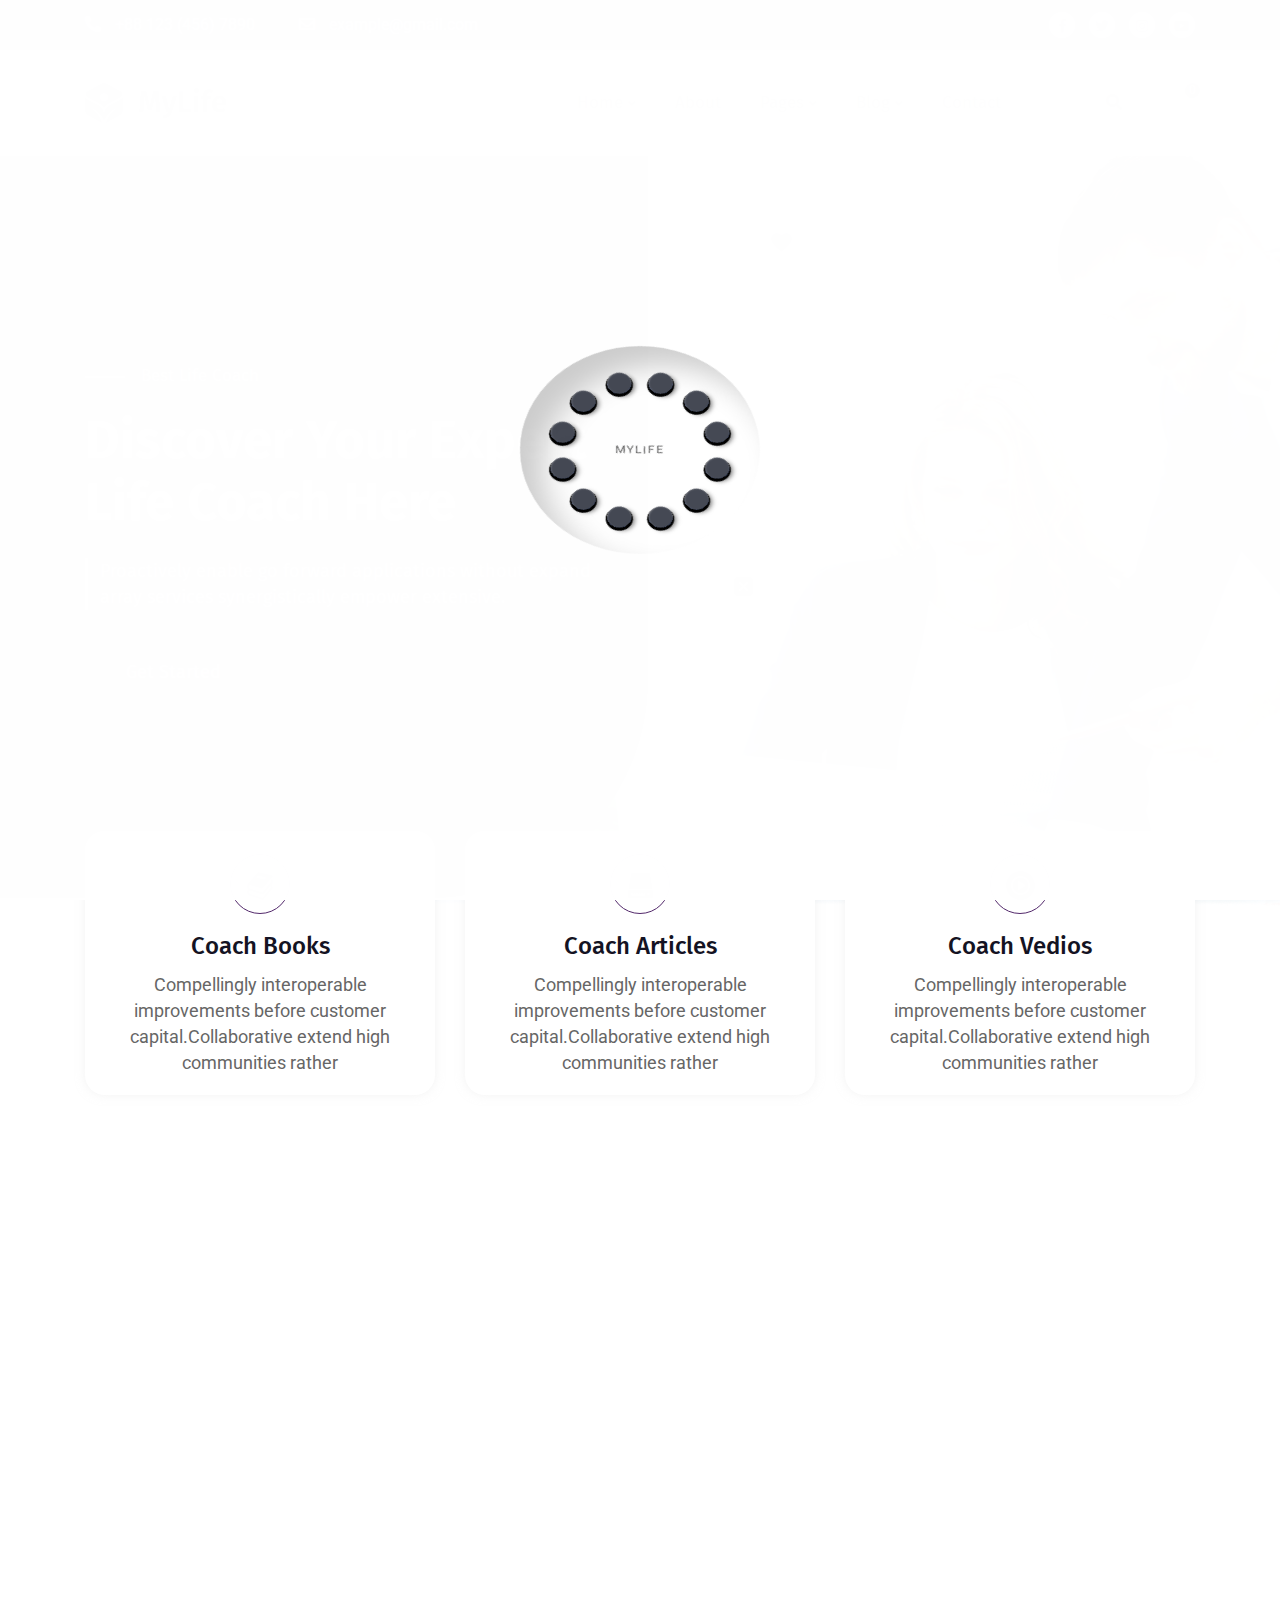
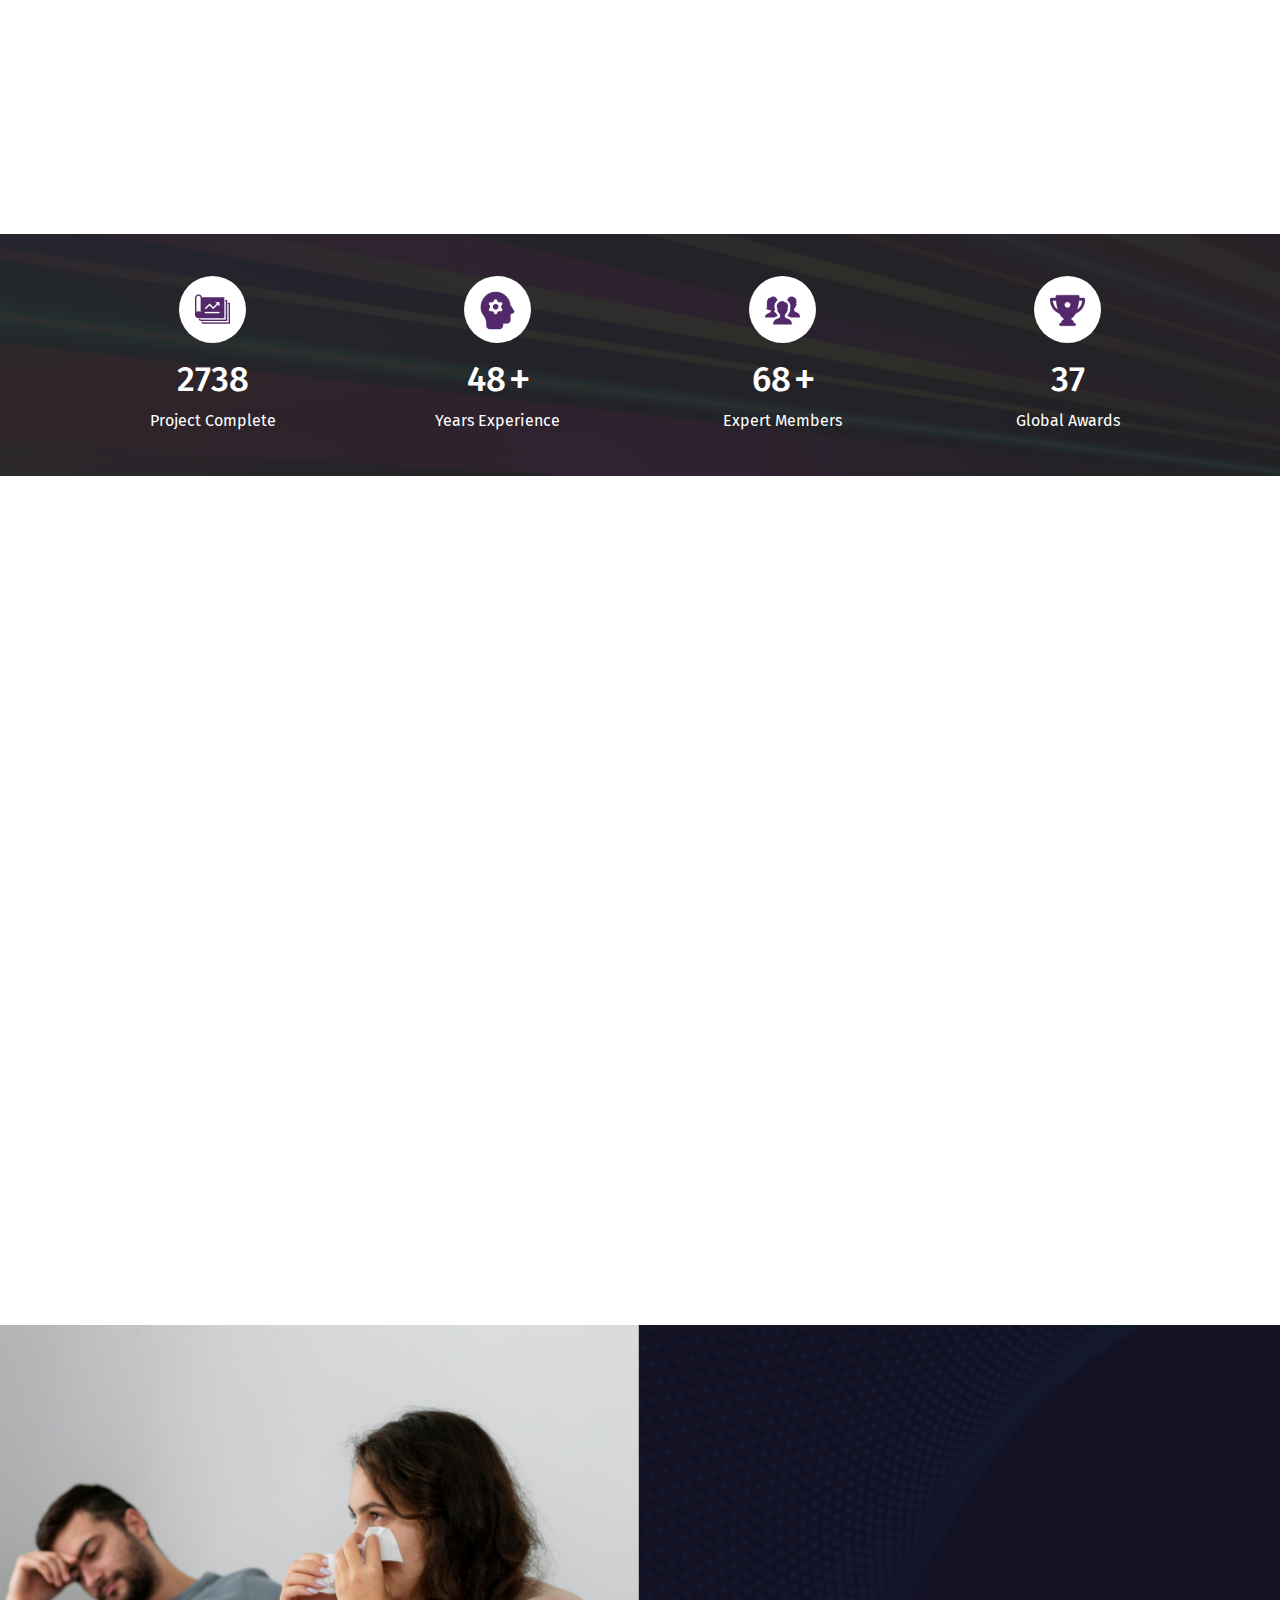
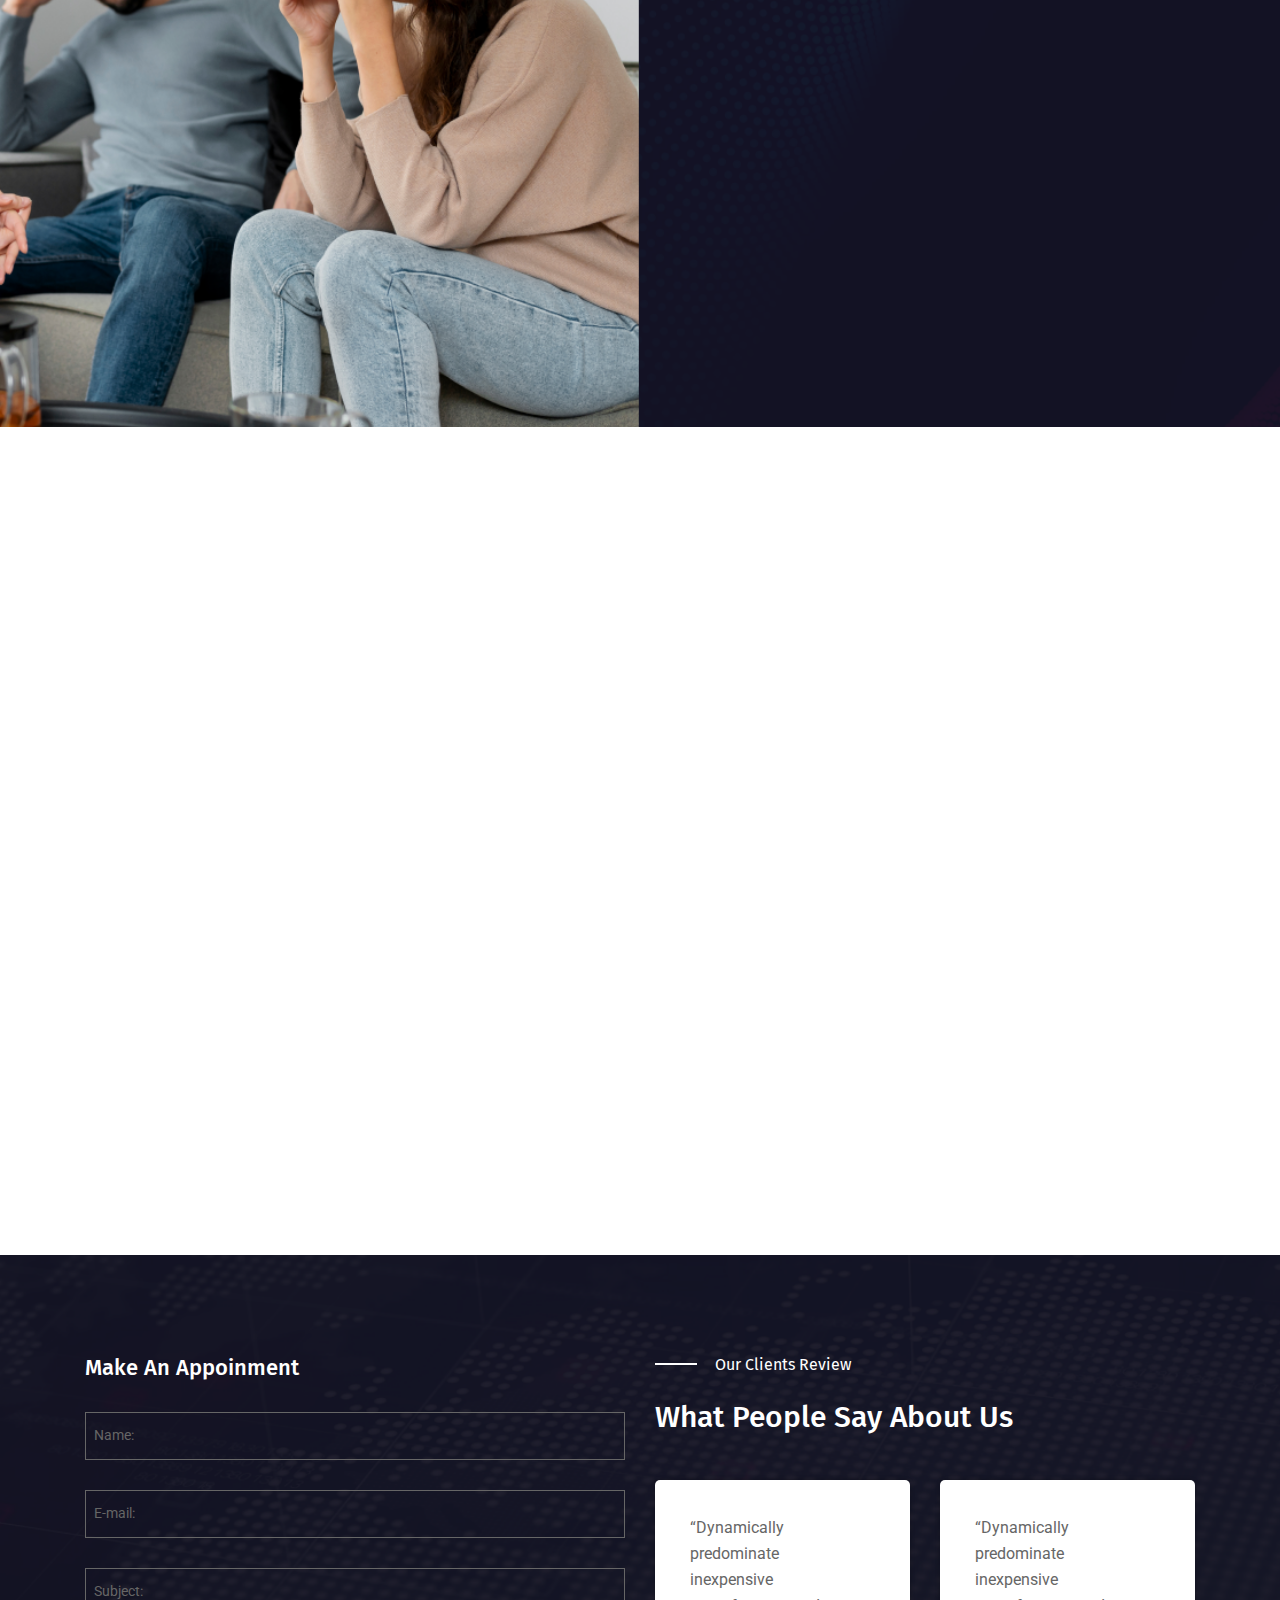
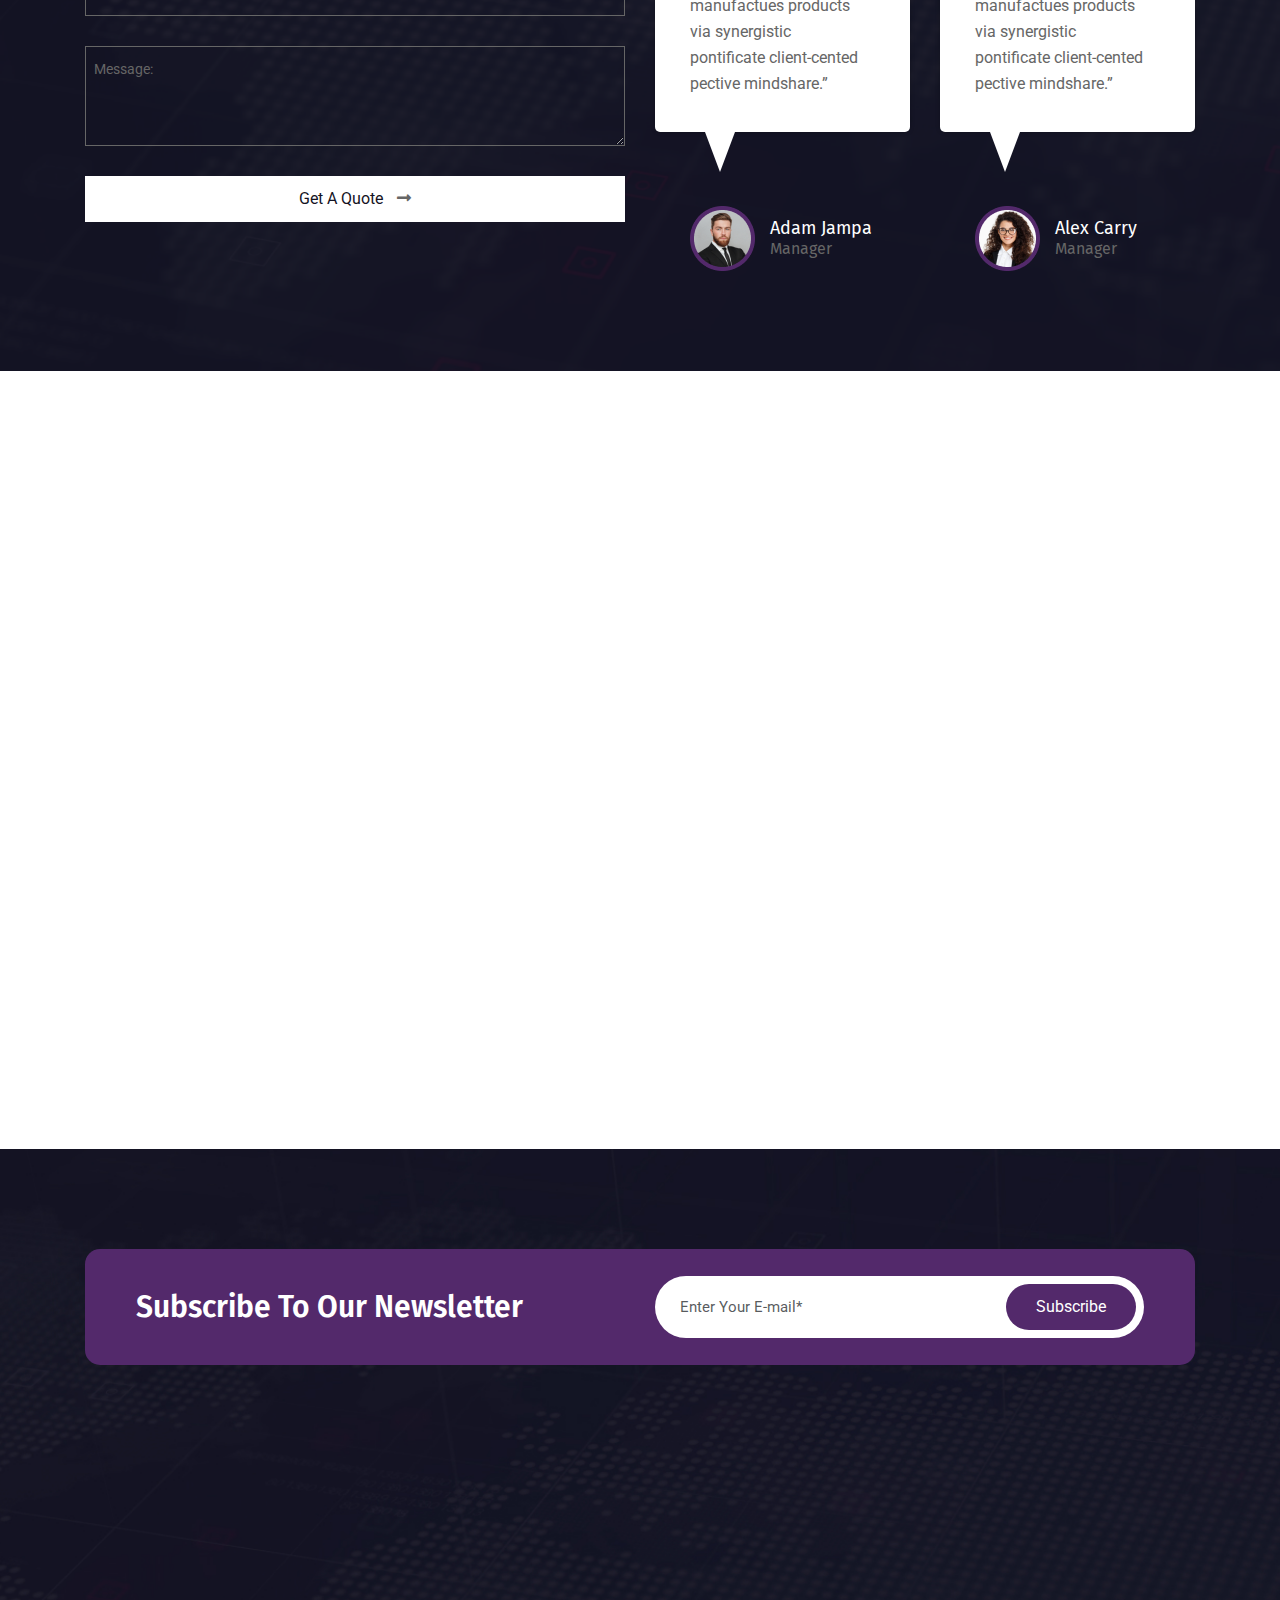
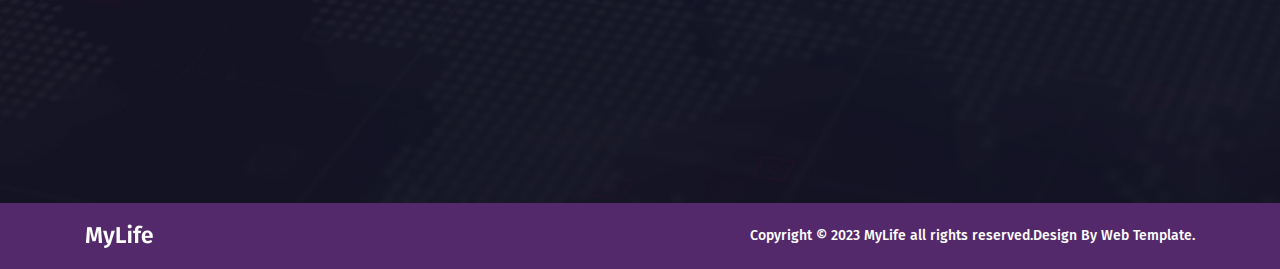
<file: index-2.html>
<!DOCTYPE html>
<html lang="en-US">
  <head>
    <meta charset="UTF-8" />
    <meta http-equiv="x-ua-compatible" content="ie=edge" />
    <title>mylife – Restaurant, Cafe HTML5 Template</title>
    <meta name="description" content="" />
    <meta name="viewport" content="width=device-width, initial-scale=1" />
    <!-- Favicon -->
    <link rel="icon" type="image/png" sizes="56x56" href="assets/images/fav-icon/icon.png" />
    <!-- bootstrap CSS -->
    <link rel="stylesheet" href="assets/css/plugins/bootstrap.min.css" type="text/css" media="all" />
    <!-- Fontface -->
    <link href="https://fonts.cdnfonts.com/css/clash-display" rel="stylesheet" />
    <!-- Main Style CSS -->
    <link rel="stylesheet" href="assets/css/style.css" type="text/css" media="all" />
    <!-- responsive CSS -->
    <link rel="stylesheet" href="assets/css/responsive.css" type="text/css" media="all" />
  </head>
  <body>
    <!--========= Prealoader ==============================-->
    <div class="loading-screen" id="loading-screen">
      <div class="pl">
        <div class="pl__dot"></div>
        <div class="pl__dot"></div>
        <div class="pl__dot"></div>
        <div class="pl__dot"></div>
        <div class="pl__dot"></div>
        <div class="pl__dot"></div>
        <div class="pl__dot"></div>
        <div class="pl__dot"></div>
        <div class="pl__dot"></div>
        <div class="pl__dot"></div>
        <div class="pl__dot"></div>
        <div class="pl__dot"></div>
        <div class="pl__text">MYLIFE</div>
      </div>
    </div>
    <!--========= End Prealoader ==========================-->
    <!--===================================================-->
    <!-- starts mylife header top manu  -->
    <!--===================================================-->
    <div class="header-top-menu">
      <div class="container">
        <div class="row">
          <div class="col-lg-8 col-sm-8">
            <div class="header-top-menu-address">
              <div class="header-top-menu-text">
                <p>
                  <i class="fas fa-phone-alt"></i> +88 123 (456) 7890
                </p>
                <p class="mail">
                  <i class="far fa-envelope"></i> example@gmail.com
                </p>
              </div>
            </div>
          </div>
          <div class="col-lg-4 col-sm-4 text-right">
            <div class="header-top-menu-icon">
              <div class="header-top-menu-inner">
                <ul>
                  <li>
                    <a href="#">
                      <i class="fab fa-facebook-f"></i>
                    </a>
                  </li>
                  <li>
                    <a href="#">
                      <i class="fab fa-twitter"></i>
                    </a>
                  </li>
                  <li>
                    <a href="#">
                      <i class="fab fa-instagram"></i>
                    </a>
                  </li>
                  <li>
                    <a href="#">
                      <i class="fab fa-youtube"></i>
                    </a>
                  </li>
                </ul>
              </div>
            </div>
          </div>
        </div>
      </div>
    </div>
    <!--===================================================-->
    <!-- ends mylife header top manu  -->
    <!--===================================================-->
    <!--===================================================-->
    <!--starts mylife header menu  -->
    <!--====================================================-->
    <div id="sticky-header" class="mylife-nav-menu style-two">
      <div class="container">
        <div class="row header-bg">
          <div class="col-lg-3">
            <div class="logo">
              <a class="logo-img" href="index.html">
                <img src="assets/images/New folder/Logo.png" alt="" />
              </a>
              <a class="main-sticky" href="">
                <img src="assets/images/New folder/Logo.png" alt="" />
              </a>
            </div>
          </div>
          <div class="col-lg-9 text-right">
            <nav class="mylife-menu">
              <ul class="nav-scroll">
                <li>
                  <a href="#">Home <span>
                      <i class="fas fa-angle-down"></i>
                    </span>
                  </a>
                  <ul class="sub-menu">
                    <li>
                      <a href="index.html">Home One</a>
                    </li>
                    <li>
                      <a href="index-2.html">Home Two</a>
                    </li>
                  </ul>
                </li>
                <li>
                  <a href="about.html">About </a>
                </li>
                <li>
                  <a href="#">Pages <span>
                      <i class="fas fa-angle-down"></i>
                    </span>
                  </a>
                  <ul class="sub-menu">
                    <li>
                      <a href="about.html">About</a>
                    </li>
                    <li>
                      <a href="instructors.html">Instructor</a>
                    </li>
                    <li>
                      <a href="courses.html">Courses</a>
                    </li>
                    <li>
                      <a href="course-grid.html">Courses Grid</a>
                    </li>
                    <li>
                      <a href="courses-details.html">Courses Details</a>
                    </li>
                    <li>
                      <a href="contact-us.html">Contact</a>
                    </li>
                  </ul>
                </li>
                <li>
                  <a href="#">Blog <span>
                      <i class="fas fa-angle-down"></i>
                    </span>
                  </a>
                  <ul class="sub-menu">
                    <li>
                      <a href="blog.html">Blog</a>
                    </li>
                    <li>
                      <a href="blog-details.html">Blog Details</a>
                    </li>
                  </ul>
                </li>
                <li>
                  <a href="contact-us.html">Contact</a>
                </li>
              </ul>
              <div class="search-box-btn">
                <div class="nav-slider-button">
                  <a href="#" class="header-secrch-icon search-box-outer">
                    <i class="fas fa-search"></i>
                  </a>
                </div>
              </div>
              <div class="cart-button">
                <div class="nav-slider-cart">
                  <a href="a">
                    <i class="fas fa-shopping-basket"></i>
                  </a>
                </div>
              </div>
              <div class="nav-button">
                <div class="slider-button">
                  <a href="#">Get Appoinment</a>
                </div>
              </div>
            </nav>
          </div>
        </div>
      </div>
    </div>

    <!-- mylife Mobile Menu  -->
    <header class="mobile-menu-area sticky d-sm-block d-md-block d-lg-none ">
      <div class="mobile-menu">
          <nav class="comfy_menu">
            <ul class="nav-scroll">
              <li>
                <a href="#">Home <span>
                    <i class="fas fa-angle-down"></i>
                  </span>
                </a>
                <ul class="sub-menu">
                  <li>
                    <a href="index.html">Home One</a>
                  </li>
                  <li>
                    <a href="index-2.html">Home Two</a>
                  </li>
                </ul>
              </li>
              <li>
                <a href="about.html">About </a>
              </li>
              <li>
                <a href="#">Pages <span>
                    <i class="fas fa-angle-down"></i>
                  </span>
                </a>
                <ul class="sub-menu">
                  <li>
                    <a href="about.html">About</a>
                  </li>
                  <li>
                    <a href="instructors.html">Instructor</a>
                  </li>
                  <li>
                    <a href="courses.html">Courses</a>
                  </li>
                  <li>
                    <a href="course-grid.html">Courses Grid</a>
                  </li>
                  <li>
                    <a href="courses-details.html">Courses Details</a>
                  </li>
                  <li>
                    <a href="contact-us.html">Contact</a>
                  </li>
                </ul>
              </li>
              <li>
                <a href="#">Blog <span>
                    <i class="fas fa-angle-down"></i>
                  </span>
                </a>
                <ul class="sub-menu">
                  <li>
                    <a href="blog.html">Blog</a>
                  </li>
                  <li>
                    <a href="blog-details.html">Blog Details</a>
                  </li>
                </ul>
              </li>
              <li>
                <a href="contact-us.html">Contact</a>
              </li>
            </ul>
          </nav>
      </div>
    </header>
    <!--===================================================-->
    <!-- ends mylife header menu  -->
    <!--===================================================-->
    <!--===================================================-->
    <!-- Start mylife search-popup Area-->
    <!--===================================================-->
    <div class="search-popup">
      <button class="close-search style-two">
        <span class="flaticon-multiply">
          <i class="far fa-times-circle"></i>
        </span>
      </button>
      <button class="close-search">
        <i class="bi bi-arrow-up"></i>
      </button>
      <form method="post" action="#">
        <div class="form-group">
          <input type="search" name="search-field" value="" placeholder="Search Here" required="" />
          <button type="submit">
            <i class="fa fa-search"></i>
          </button>
        </div>
      </form>
    </div>
    <!--===================================================-->
    <!-- End mylife search-popup Area-->
    <!--===================================================-->
    <!--===================================================-->
    <!-- starts mylife home2 slider area -->
    <!--===================================================-->
    <div class="hero-area style-two">
      <div class="container">
        <div class="row">
          <div class="col-lg-12">
            <div class="slider-content">
              <h4 class="wow fadeInLeft" data-wow-delay="
              .2s">Best Life Coach</h4>
              <h1 class="wow fadeInLeft" data-wow-delay=".3s"> Discover Your Expert <br /> Life Coach Here </h1>
              <p class="wow fadeInLeft" data-wow-delay=".4s"> Proactively enable go forward applications without expand array services synergistically empower extensive. </p>
            </div>
            <div class="banner-button wow fadeInLeft" data-wow-delay="
            .5s">
              <div class="slider-button">
                <a href="#">Get Started</a>
              </div>
            </div>
          </div>
        </div>
        <div class="love-shape1">
          <img src="assets/images/icons/Love.png" alt="" />
        </div>
        <div class="rectengle-shape">
          <img src="assets/images/icons/Rectangle 7.png" alt="" />
        </div>
        <div class="crose-shape">
          <img src="assets/images/icons/Multiplication.png" alt="" />
        </div>
        <div class="love-shape2">
          <img src="assets/images/icons/Love.png" alt="" />
        </div>
        <div class="crose2-shape">
          <img src="assets/images/icons/Multiplication.png" alt="" />
        </div>
      </div>
    </div>
    <!--===================================================-->
    <!-- ends mylife home2 slider area -->
    <!--===================================================-->
    <!--===================================================-->
    <!-- ends mylife home2 slider area -->
    <!--===================================================-->
    <div class="feature-area">
      <div class="container">
        <div class="row reature-bg">
          <div class="col-lg-4 col-md-6 wow fadeInLeft" data-wow-delay=".2s">
            <div class="home2 single-feature-box">
              <div class="feuture-box-inner">
                <div class="feature-icon">
                  <img src="assets/images/icons/book-stack.png" alt="" />
                </div>
                <div class="feature-title">
                  <h3>Coach Books</h3>
                </div>
                <div class="feature-text">
                  <p> Compellingly interoperable improvements before customer capital.Collaborative extend high communities rather </p>
                </div>
              </div>
            </div>
          </div>
          <div class="col-lg-4 col-md-6 wow fadeInDown" data-wow-delay=".4s">
            <div class="home2 single-feature-box">
              <div class="feuture-box-inner">
                <div class="feature-icon">
                  <img src="assets/images/icons/ssd1.png" alt="" />
                </div>
                <div class="feature-title">
                  <h3>Coach Articles</h3>
                </div>
                <div class="feature-text">
                  <p> Compellingly interoperable improvements before customer capital.Collaborative extend high communities rather </p>
                </div>
              </div>
            </div>
          </div>
          <div class="col-lg-4 col-md-6 wow fadeInRight" data-wow-delay=".6s">
            <div class="home2 single-feature-box">
              <div class="feuture-box-inner">
                <div class="feature-icon">
                  <img src="assets/images/icons/YouTube Music.png" alt="" />
                </div>
                <div class="feature-title">
                  <h3>Coach Vedios</h3>
                </div>
                <div class="feature-text">
                  <p> Compellingly interoperable improvements before customer capital.Collaborative extend high communities rather </p>
                </div>
              </div>
            </div>
          </div>
        </div>
      </div>
    </div>
    <!--===================================================-->
    <!-- ends mylife home2 slider area -->
    <!--===================================================-->
    <!--===================================================-->
    <!-- starts About Mylife area -->
    <!--===================================================-->
    <div class="about-mylife home2">
      <div class="container">
        <div class="row">
          <div class="col-lg-6 col-md-12 wow fadeInLeft">
            <div class="mylife-about-thum">
              <img src="assets/images/background/home-mylife-image.png" alt="" />
              <div class="progress-tumb1">
                <img src="assets/images/slider-image/dot-bg.png" alt="" />
              </div>
            </div>
          </div>
          <div class="col-lg-6 col-md-12">
            <div class="right-side">
              <div class="mylife-section-title home2">
                <h5 class="wow fadeInRight" data-wow-delay="1.s">About Mylife</h5>
                <div class="mylife-heading">
                  <h2 class="wow fadeInRight" data-wow-delay=".2s">Best Therapy For Your</h2>
                  <h2 class="wow fadeInRight" data-wow-delay=".3s">Mental Satisfaction</h2>
                </div>
                <p class="about-text wow fadeInRight" data-wow-delay=".4s"> Collaboratively pursue market-driven quality vectors via robust functionalities. Dramatically supply goal-oriented opportunities through scalable.Objectively incentivize go forward outsourcing after prospective products. </p>
              </div>
              <div class="mylife-icon-box">
                <div class="mylife-icon-list  wow fadeInRight" data-wow-delay=".5s">
                  <ul>
                    <li>
                      <i class="fas fa-check"></i>
                      <span>Progressively revolutionize cost effective</span>
                    </li>
                    <li>
                      <i class="fas fa-check"></i>
                      <span>Conveniently underwhelm worldwide process</span>
                    </li>
                    <li>
                      <i class="fas fa-check"></i>
                      <span>Distinctively leverage existing distinct</span>
                    </li>
                  </ul>
                </div>
              </div>
              <div class="banner-button wow fadeInRight" data-wow-delay=".6s">
                <div class="slider-button">
                  <a href="#">More About</a>
                </div>
                <div class="mylife-signature-box">
                  <a href="#">
                    <img src="assets/images/blog-image/about mylife image.png" alt="" />
                  </a>
                  <div class="signature">
                    <img src="assets/images/icons/Signature.png" alt="" />
                  </div>
                </div>
              </div>
            </div>
          </div>
        </div>
      </div>
    </div>
    <!--===================================================-->
    <!-- ends About Mylife area -->
    <!--===================================================-->
    <!--===================================================-->
    <!--starts Mylife counter area -->
    <!--===================================================-->
    <div class="mylife-counter-area">
      <div class="container">
        <div class="row">
          <div class="col-md-3 col-6">
            <div class="counter-single-box">
              <div class="counter-icon">
                <img src="assets/images/New folder/counte-icon1.png" alt="" />
              </div>
              <div class="counter-title">
                <h4 class="counter">2738</h4>
                <p>Project Complete</p>
              </div>
            </div>
          </div>
          <div class="col-md-3 col-6">
            <div class="counter-single-box">
              <div class="counter-icon">
                <img src="assets/images/New folder/counter-icon2.png" alt="" />
              </div>
              <div class="counter-title">
                <h4 class="counter">48</h4>
                <span>+</span>
                <p>Years Experience</p>
              </div>
            </div>
          </div>
          <div class="col-md-3 col-6">
            <div class="counter-single-box">
              <div class="counter-icon">
                <img src="assets/images/New folder/counter-icon-3.png" alt="" />
              </div>
              <div class="counter-title">
                <h4 class="counter">68</h4>
                <span>+</span>
                <p>Expert Members</p>
              </div>
            </div>
          </div>
          <div class="col-md-3 col-6">
            <div class="counter-single-box">
              <div class="counter-icon">
                <img src="assets/images/New folder/counter-icon-4.png" alt="" />
              </div>
              <div class="counter-title">
                <h4 class="counter">37</h4>
                <p>Global Awards</p>
              </div>
            </div>
          </div>
        </div>
      </div>
    </div>
    <!--===================================================-->
    <!-- ends  Mylife counter area-->
    <!--===================================================-->
    <!--===================================================-->
    <!--starts Mylife programs area -->
    <!--===================================================-->
    <div class="our-programs-area">
      <div class="container">
        <div class="row">
          <div class="our-programs-section-title wow fadeInDown" data-wow-delay=".2s">
            <h5>Our Programs</h5>
          </div>
          <div class="programs-heading">
            <h2 class="wow fadeInDown" data-wow-delay=".3s">Motivational & Magical Lessons</h2>
            <h2 class="wow fadeInDown" data-wow-delay=".4s">For People Seeking Help</h2>
          </div>
          <div class="col-lg-4 col-sm-6 wow fadeInUp" data-wow-delay=".3s">
            <div class="single-program-box">
              <div class="single-program-thumb">
                <img src="assets/images/background/progrmas-image1.png" alt="" />
              </div>
              <div class="programs-blog-content">
                <div class="section-title">
                  <h2>Self Steem Therapy</h2>
                  <p> Distinctively enhance client-centered e-markets rather than sustainable schemas. Progressively parallel task compelling action transparent. </p>
                </div>
                <div class="programs-button">
                  <a href="#">Read More</a>
                </div>
              </div>
            </div>
          </div>
          <div class="col-lg-4 col-sm-6 wow fadeInUp" data-wow-delay="
          .5s">
            <div class="single-program-box">
              <div class="single-program-thumb">
                <img src="assets/images/background/programs-image2.png" alt="" />
              </div>
              <div class="programs-blog-content">
                <div class="section-title">
                  <h2>Self Steem Therapy</h2>
                  <p> Distinctively enhance client-centered e-markets rather than sustainable schemas. Progressively parallel task compelling action transparent. </p>
                </div>
                <div class="programs-button">
                  <a href="#">Read More</a>
                </div>
              </div>
            </div>
          </div>
          <div class="col-lg-4 col-sm-6 wow fadeInUp" data-wow-delay=".7s">
            <div class="single-program-box">
              <div class="single-program-thumb">
                <img src="assets/images/background/programs-image3.png" alt="" />
              </div>
              <div class="programs-blog-content em-content">
                <div class="section-title">
                  <h2>Self Steem Therapy</h2>
                  <p> Distinctively enhance client-centered e-markets rather than sustainable schemas. Progressively parallel task compelling action transparent. </p>
                </div>
                <div class="programs-button">
                  <a href="#">Read More</a>
                </div>
              </div>
            </div>
          </div>
        </div>
      </div>
    </div>
    <!--===================================================-->
    <!--ends Mylife programs area -->
    <!--===================================================-->


    <!--===================================================-->
    <!--starts Mylife skill area -->
    <!--===================================================-->
    <div class="mylife-skill-area">
      <div class="container">
        <div class="row">
          <div class="col-lg-6 col-md-12">
            <div class="skill-single-button">
              <div class="video-bg">
                <div class="video-icon wow fadeInUp" data-wow-delay=".5s">
                  <a class="video-vemo-icon venobox vbox-item" data-vbtype="youtube" data-autoplay="true" href="https://youtu.be/BS4TUd7FJSg">
                    <i class="fas fa-play"></i>
                  </a>
                </div>
              </div>
            </div>
          </div>
          <div class="col-lg-6 col-md-12">
            <div class="skill-content">
              <div class="skill-section-title">
                <h5 class="wow fadeInRight" data-wow-delay=".2s">Why Needs A Therapy</h5>
                <h3 class="wow fadeInRight" data-wow-delay=".3s">Satisfaction of Psychological Therapy By An Expert.</h3>
                <p class="wow fadeInRight" data-wow-delay=".4s"> Proactively reinvent performance based platforms with sustainable scenarios. Conveniently fashion stand-alone infomediaries vis-a-vis multimedia based bandwidth prospective growth strategies. </p>
              </div>
              <div class="prossess-ber-plugin pt-20 wow fadeInRight" data-wow-delay=".5s">
                <span class="prosses-bar">Customer Satisfaction</span>
                <div id="bar1" class="barfiller">
                  <div class="tipWrap">
                    <span class="tip"></span>
                  </div>
                  <span class="fill" data-percentage="68"></span>
                </div>
                <span class="prosses-bar">Efective Strategy</span>
                <div id="bar2" class="barfiller">
                  <div class="tipWrap">
                    <span class="tip"></span>
                  </div>
                  <span class="fill my-class" data-percentage="92"></span>
                </div>
                <span class="prosses-bar">Testing & Support</span>
                <div id="bar3" class="barfiller">
                  <div class="tipWrap">
                    <span class="tip"></span>
                  </div>
                  <span class="fill my-class2" data-percentage="83"></span>
                </div>
              </div>
            </div>
          </div>
        </div>
      </div>
    </div>
    <!--===================================================-->
    <!--ends Mylife skill area -->
    <!--===================================================-->


    <!--===================================================-->
    <!--starts Mylife our service area -->
    <!--===================================================-->
    <div class="mylife-service-area">
      <div class="container">
        <div class="row">
          <div class="our-programs-section-title wow fadeInDown" data-wow-delay=".2s">
            <h5>Our Services</h5>
          </div>
          <div class="programs-heading">
            <h2 class="wow fadeInDown" data-wow-delay=".3s">The best part about life coaching services</h2>
            <h2 class="wow fadeInDown" data-wow-delay=".5s">Is that anyone can use them</h2>
          </div>
          <div class="col-lg-4 col-md-6 wow fadeInUp" data-wow-delay=".
          3s">
            <div class="single-service-box">
              <div class="service-content">
                <h6>Leadership</h6>
                <h4>Personal Sessions</h4>
                <p> Competently pursue scalable technologies via functionalized outsourcing. Progressively actualize tactical benefits inexpensive </p>
              </div>
              <div class="service-thumb">
                <img src="assets/images/blog-image/our-service-area-image1.png" alt="" />
              </div>
            </div>
          </div>
          <div class="col-lg-4 col-md-6 wow fadeInUp" data-wow-delay=".5s">
            <div class="single-service-box">
              <div class="service-content">
                <h6>Consultancy</h6>
                <h4>Family Sessions</h4>
                <p> Competently pursue scalable technologies via functionalized outsourcing. Progressively actualize tactical benefits inexpensive </p>
              </div>
              <div class="service-thumb">
                <img src="assets/images/blog-image/our-service-area-image2.png" alt="" />
              </div>
            </div>
          </div>
          <div class="col-lg-4 col-md-6 wow fadeInUp" data-wow-delay=".7s">
            <div class="single-service-box">
              <div class="service-content">
                <h6>Corporative</h6>
                <h4>Memory & Attention</h4>
                <p> Competently pursue scalable technologies via functionalized outsourcing. Progressively actualize tactical benefits inexpensive </p>
              </div>
              <div class="service-thumb">
                <img src="assets/images/blog-image/our-service-area-image3.png" alt="" />
              </div>
            </div>
          </div>
        </div>
      </div>
    </div>
    <!--===================================================-->
    <!--ends Mylife our service area -->
    <!--===================================================-->
    <!--===================================================-->
    <!--starts Mylife clientsreview area -->
    <!--===================================================-->
    <div class="clients-review-area">
      <div class="container">
        <div class="row">
          <div class="col-lg-6 col-md-12">
            <div class="form-section-title">
              <h3>Make An Appoinment</h3>
            </div>
            <div class="clients-review-form">
              <form>
                <div class="input-group">
                  <input type="text" id="name" required />
                  <label for="name">Name:</label>
                </div>
                <div class="input-group">
                  <input type="text" id="number" required />
                  <label for="number">E-mail:</label>
                </div>
                <div class="input-group">
                  <input type="email" id="email" required />
                  <label for="email">Subject:</label>
                </div>
                <div class="input-group">
                  <textarea id="message" rows="3" required></textarea>
                  <label for="message">Message:</label>
                </div>
                <button class="arrow-button" type="submit">
                  <a href="#">Get A Quote <i class="fas fa-long-arrow-alt-right"></i>
                  </a>
                </button>
              </form>
            </div>
          </div>
          <div class="col-lg-6 col-md-12">
            <div class="clients-review-section-title">
              <h5>Our Clients Review</h5>
              <h2>What People Say About Us</h2>
            </div>
            <div class="row">
              <div class="col-lg-6">
                <div class="clients-single-box">
                  <div class="content">
                    <p>“Dynamically predominate inexpensive manufactues products via synergistic pontificate client-cented pective mindshare.”</p>
                  </div>
                  <div class="client-info">
                    <div class="client-image">
                      <img src="assets/images/blog-image/client-1.png" alt="">
                    </div>
                    <div class="client-text">
                      <h4 class="name">Adam Jampa</h4>
                      <h6>Manager</h6>
                    </div>
                  </div>
                </div>
              </div>
              <div class="col-lg-6">
                <div class="clients-single-box">
                  <div class="content">
                    <p>“Dynamically predominate inexpensive manufactues products via synergistic pontificate client-cented pective mindshare.”</p>
                  </div>
                  <div class="client-info">
                    <div class="client-image">
                      <img src="assets/images/blog-image/client-2.png" alt="">
                    </div>
                    <div class="client-text">
                      <h4 class="name">Alex Carry</h4>
                      <h6>Manager</h6>
                    </div>
                  </div>
                </div>
              </div>
            </div>
          </div>
        </div>
      </div>
    </div>
    <!--===================================================-->
    <!--ends Mylife clientsreview area -->
    <!--===================================================-->
    <!--===================================================-->
    <!--starts Mylife News Update area -->
    <!--===================================================-->
    <div class="News-Update-area">
      <div class="container">
        <div class="row">
          <div class="our-programs-section-title wow fadeInDown" data-wow-delay=".2s">
            <h5>News Update</h5>
          </div>
          <div class="programs-heading wow fadeInDown" data-wow-delay=".3s">
            <h2>Latest Blog & Article</h2>
          </div>
          <div class="col-lg-4 col-md-6 wow fadeInUp" data-wow-delay=".3s">
            <div class="news-update-box">
              <div class="news-update-thumb">
                <img src="assets/images/blog-image/news-update1.png" alt="">
                <div class="news-update-year">
                  <h1 class="blog-mont">03</h1>
                  <p class="blog-text">JUN</p>
                </div>
              </div>
              <div class="news-update-content">
                <p>Personal</p>
                <h4>Life coaches can help you clarify your goals</h4>
              </div>
            </div>
          </div>
          <div class="col-lg-4 col-md-6 wow fadeInUp" data-wow-delay=".5s">
            <div class="news-update-box">
              <div class="news-update-thumb">
                <img src="assets/images/blog-image/news-update2.png" alt="">
                <div class="news-update-year">
                  <h1 class="blog-mont">05</h1>
                  <p class="blog-text">JUN</p>
                </div>
              </div>
              <div class="news-update-content">
                <p>Family</p>
                <h4>Life coaches can help you clarify your goals</h4>
              </div>
            </div>
          </div>
          <div class="col-lg-4 col-md-6 wow fadeInUp" data-wow-delay=".7s">
            <div class="news-update-box">
              <div class="news-update-thumb">
                <img src="assets/images/blog-image/news-update3.png" alt="">
                <div class="news-update-year">
                  <h1 class="blog-mont">07</h1>
                  <p class="blog-text">JUN</p>
                </div>
              </div>
              <div class="news-update-content">
                <p>Personal</p>
                <h4>Life coaches can help you clarify your goals</h4>
              </div>
            </div>
          </div>
        </div>
      </div>
    </div>
    <!--===================================================-->
    <!--ends Mylife News Update area -->
    <!--===================================================-->
    <!--===================================================-->
    <!--starts my life footer area-->
    <!--===================================================-->
    <div class="footer-middle">
      <div class="container">
        <div class="subscribe-area">
          <div class="row">
            <div class="col-lg-6 col-md-6">
              <div class="subscribe-title">
                <h2>Subscribe To Our Newsletter</h2>
              </div>
            </div>
            <div class="col-lg-6 col-md-6">
              <form action="https://formspree.io/f/myyleorq" method="POST" id="mylife-form">
                <div class="subscribe_form">
                  <input type="email" name="email" id="email" class="form-control" required data-error="Please enter your email" placeholder="Enter Your E-mail*" />
                  <button type="submit" class="btn">Subscribe</button>
                </div>
                <div class="subscribe_form_send"></div>
              </form>
              <div id="status"></div>
            </div>
          </div>
        </div>
        <div class="footer-bg">
          <div class="row">
            <div class="col-lg-4 col-sm-6 wow fadeInUp" data-wow-delay=".2s">
              <div class="company-info">
                <div class="company-info-desc">
                  <h4 class="widge-title">About Us</h4>
                  <p> Appropriately deliver timely rela Objectively envisioneer accurate Energistical architect market driven internal or "organic" without intermandated portals. </p>
                </div>
                <div class="flow-company-icon">
                  <a class="social-icon-color" href="#">
                    <i class="fab fa-facebook-f"></i>
                  </a>
                  <a class="social-icon-color2" href="#">
                    <i class="fab fa-twitter"></i>
                  </a>
                  <a class="social-icon-color-3" href="#">
                    <i class="fab fa-instagram"></i>
                  </a>
                  <a class="social-icon-color-4" href="#">
                    <i class="fab fa-youtube"></i>
                  </a>
                </div>
              </div>
            </div>
            <div class="col-lg-2 col-sm-6 wow fadeInUp" data-wow-delay=".4s">
              <div class="widget-nav-menu">
                <h4 class="widge-title">Company</h4>
                <div class="menu-quick-content">
                  <ul class="footer-menu">
                    <li>
                      <a href="#">Home</a>
                    </li>
                    <li>
                      <a href="#">About Us</a>
                    </li>
                    <li>
                      <a href="#">Contact us</a>
                    </li>
                    <li>
                      <a href="#">Pages</a>
                    </li>
                    <li>
                      <a href="#">Programs</a>
                    </li>
                  </ul>
                </div>
              </div>
            </div>
            <div class="col-lg-3 col-sm-6 wow fadeInUp" data-wow-delay=".6s">
              <div class="widget-nav-menu">
                <h4 class="widge-title">Services</h4>
                <div class="menu-quick-content">
                  <ul class="footer-menu">
                    <li>
                      <a href="#">Customer Satisfaction</a>
                    </li>
                    <li>
                      <a href="#">Corporative</a>
                    </li>
                    <li>
                      <a href="#">Corporative</a>
                    </li>
                    <li>
                      <a href="#">Testing & Support</a>
                    </li>
                    <li>
                      <a href="#">Effective Strategy</a>
                    </li>
                  </ul>
                </div>
              </div>
            </div>
            <div class="col-lg-3 col-sm-6 wow fadeInUp" data-wow-delay=".8s">
              <div class="single-widget-item">
                <h4 class="widge-title">Latest Blog</h4>
                <div class="recent-post-item active">
                  <div class="recent-post-image">
                    <a href="#">
                      <img src="assets/images/blog-image/footer-image1.png" alt="" />
                    </a>
                  </div>
                  <div class="recent-post-text">
                    <h6>
                      <a href="#">This Is Our Development Blog</a>
                    </h6>
                    <span>Jun o7, 2023</span>
                  </div>
                </div>
                <div class="recent-post-item">
                  <div class="recent-post-image">
                    <a href="#">
                      <img src="assets/images/blog-image/footer-image2.png" alt="" />
                    </a>
                  </div>
                  <div class="recent-post-text">
                    <h6>
                      <a href="#">This Is Our Development Blog</a>
                    </h6>
                    <span>Jun o5, 2023</span>
                  </div>
                </div>
              </div>
            </div>
          </div>
        </div>
      </div>
      <div class="footer-bottom-area">
        <div class="container">
          <div class="row">
            <div class="col-md-4">
              <div class="mylife-logo">
                <a href="#">
                  <img src="assets/images/blog-image/mylife-logo.png" alt="" />
                </a>
              </div>
            </div>
            <div class="col-md-8">
              <div class="footer-bottom-content">
                <div class="footer-bottom-content-copy">
                  <p> Copyright © 2023 MyLife all rights reserved.Design By Web Template. </p>
                </div>
              </div>
            </div>
          </div>
        </div>
      </div>
    </div>
    <!--===================================================-->
    <!--ends my life footer area-->
    <!--===================================================-->
    <!-- JS Vendor, Plugins & Activation Script Files -->
    <!-- Vendors JS -->
    <script src="assets/js/vendor/modernizr-3.5.0.min.js"></script>
    <script src="assets/js/vendor/jquery-3.6.2.min.js"></script>
    <script src="assets/js/vendor/jquery-migrate-3.3.2.min.js"></script>
    <script src="assets/js/vendor/bootstrap.bundle.min.js"></script>
    <!-- Plugins JS -->
    <script src="assets/js/plugins/swiper-bundle.min.js"></script>
    <script src="assets/js/plugins/owl.carousel.min.js"></script>
    <script src="assets/js/plugins/jquery.magnific-popup.min.js"></script>
    <script src="assets/js/plugins/svg-inject.min.js"></script>
    <script src="assets/js/plugins/direction-min.js"></script>
    <script src="assets/js/plugins/jquery.counterup.min.js"></script>
    <script src="assets/js/plugins/waypoints.min.js"></script>
    <script src="assets/js/plugins/ajax-mail.js"></script>
    <script src="assets/js/plugins/jquery.meanmenu.js"></script>
    <script src="assets/js/plugins/wow.js"></script>
    <script src="assets/js/plugins/jquery.barfiller.js"></script>
    <!-- Veno Box JS -->
    <script src="venobox/venobox.min.js"></script>
    <!-- Activation JS -->
    <script src="assets/js/custom.js"></script>
  </body>
</html>
</file>
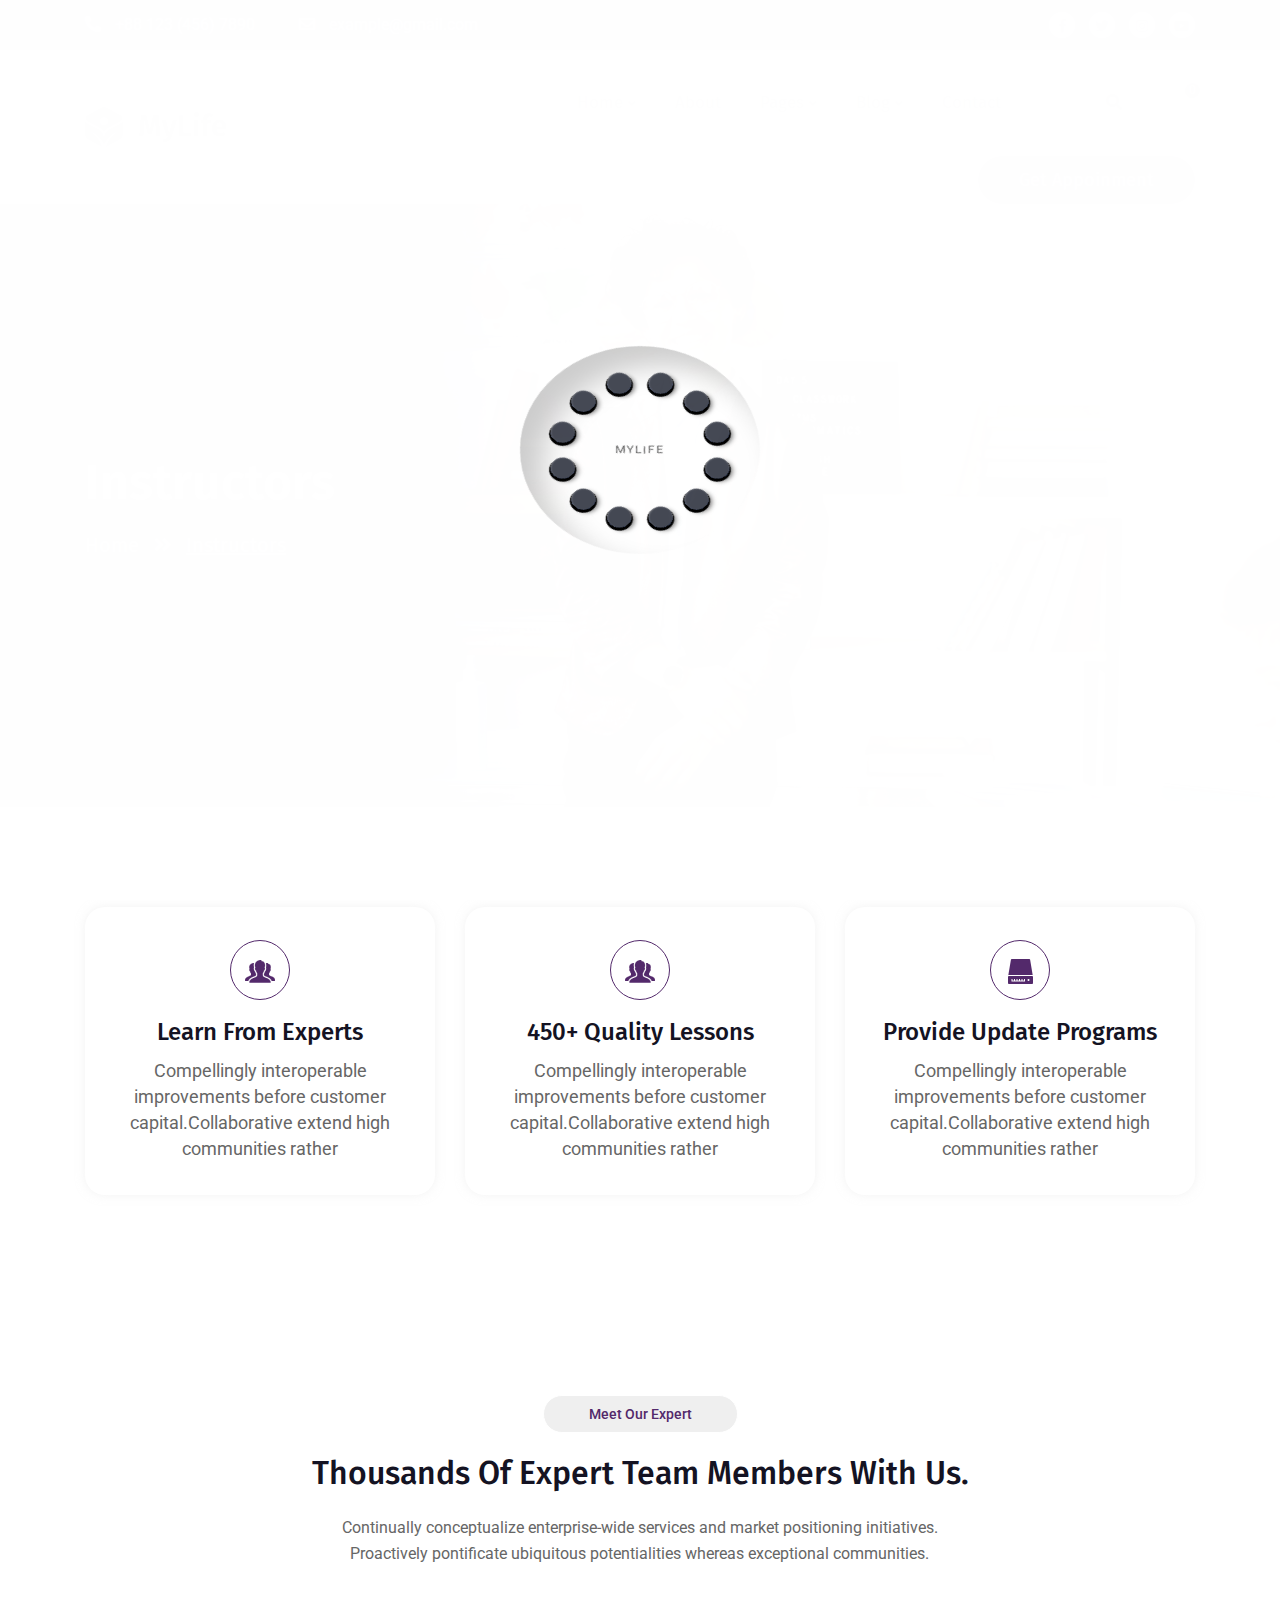
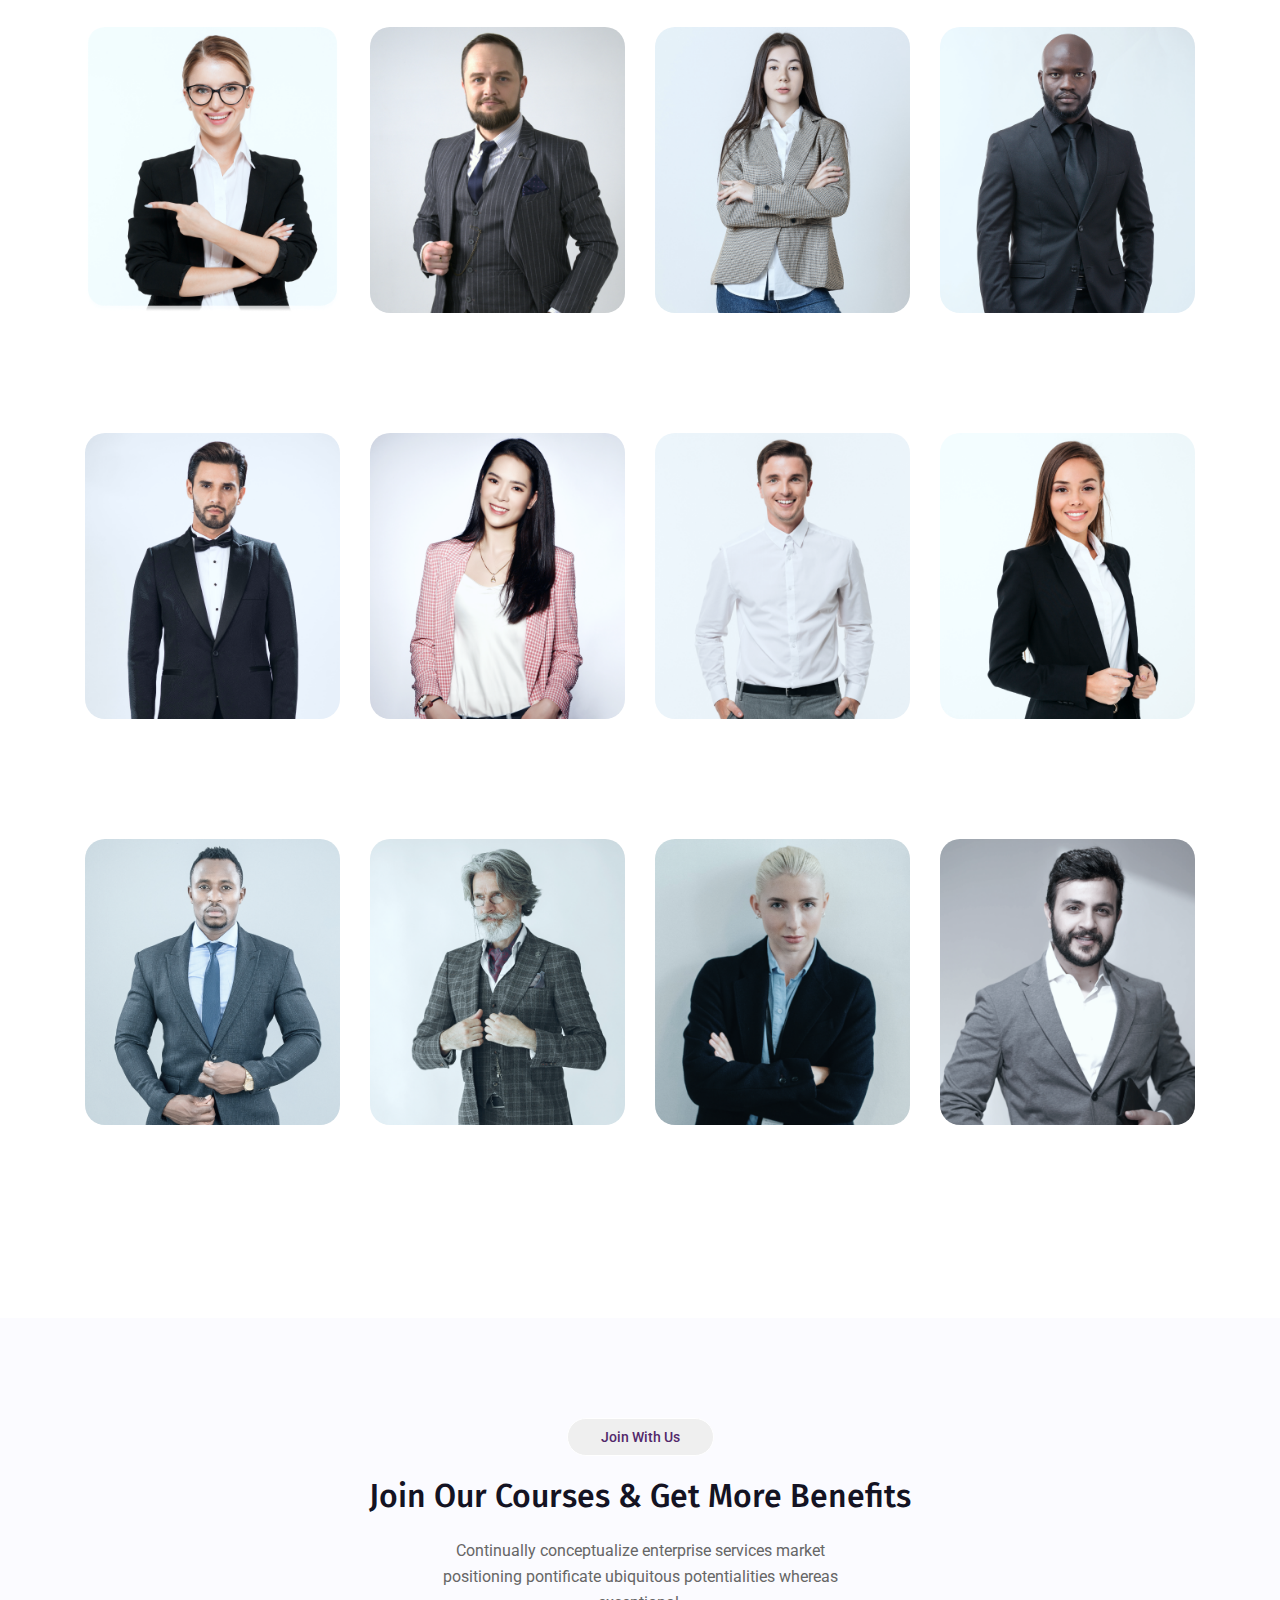
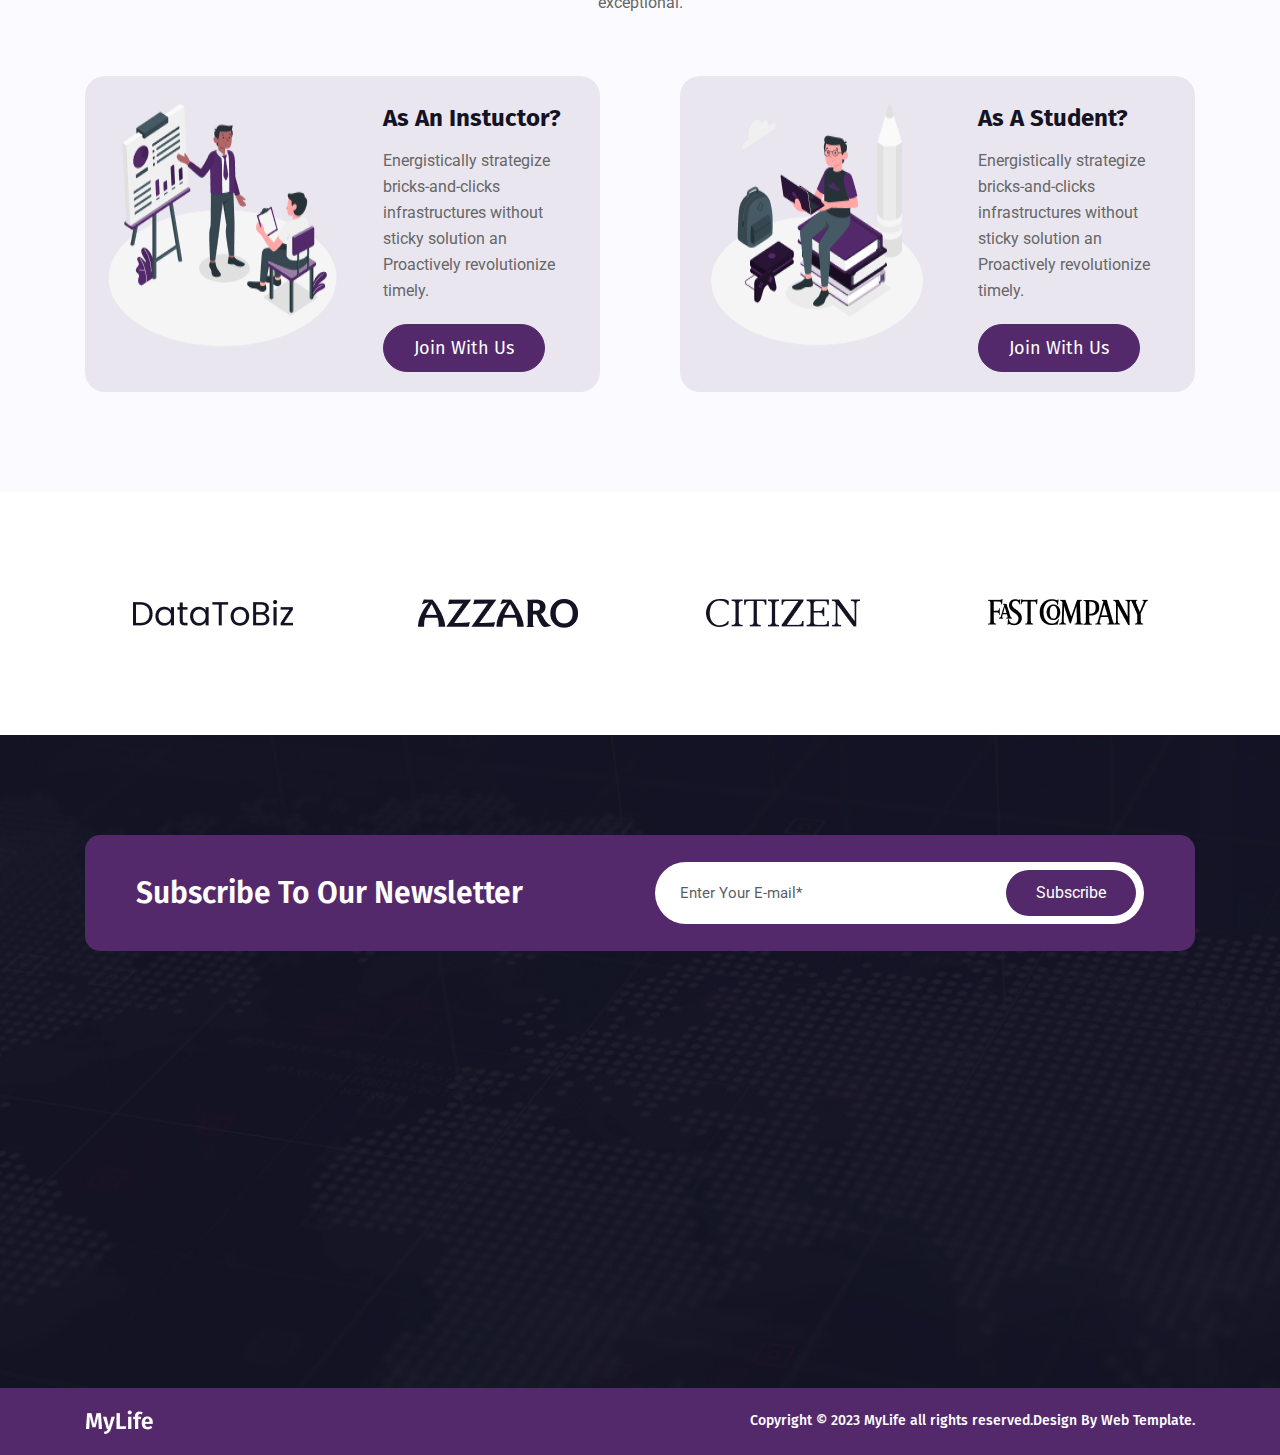
<file: instructors.html>
<!DOCTYPE html>
<html lang="en-US">
  <head>
    <meta charset="UTF-8" />
    <meta http-equiv="x-ua-compatible" content="ie=edge" />
    <title>mylife – Restaurant, Cafe HTML5 Template</title>
    <meta name="description" content="" />
    <meta name="viewport" content="width=device-width, initial-scale=1" />
    <!-- Favicon -->
    <link
      rel="icon"
      type="image/png"
      sizes="56x56"
      href="assets/images/fav-icon/icon.png"
    />
    <!-- bootstrap CSS -->
    <link
      rel="stylesheet"
      href="assets/css/plugins/bootstrap.min.css"
      type="text/css"
      media="all"
    />
    <!-- responsive CSS -->
    <link
      rel="stylesheet"
      href="assets/css/responsive.css"
      type="text/css"
      media="all"
    />
    <!-- Fontface -->
    <link
      href="https://fonts.cdnfonts.com/css/clash-display"
      rel="stylesheet"
    />
    <!-- Main Style CSS -->
    <link
      rel="stylesheet"
      href="assets/css/style.css"
      type="text/css"
      media="all"
    />
  </head>
  <body>
    <!--========= Prealoader ==============-->
    <div class="loading-screen" id="loading-screen">
      <div class="pl">
        <div class="pl__dot"></div>
        <div class="pl__dot"></div>
        <div class="pl__dot"></div>
        <div class="pl__dot"></div>
        <div class="pl__dot"></div>
        <div class="pl__dot"></div>
        <div class="pl__dot"></div>
        <div class="pl__dot"></div>
        <div class="pl__dot"></div>
        <div class="pl__dot"></div>
        <div class="pl__dot"></div>
        <div class="pl__dot"></div>
        <div class="pl__text">MYLIFE</div>
      </div>
    </div>
    <!--========= End Prealoader ==============-->

    <!--===================================================-->
    <!-- starts mylife header top manu  -->
    <!--===================================================-->
    <div class="header-top-menu">
      <div class="container">
        <div class="row">
          <div class="col-lg-8 col-sm-8">
            <div class="header-top-menu-address">
              <div class="header-top-menu-text">
                <p><i class="fas fa-phone-alt"></i> +88 123 (456) 7890</p>
                <p class="mail">
                  <i class="far fa-envelope"></i> example@gmail.com
                </p>
              </div>
            </div>
          </div>

          <div class="col-lg-4 col-sm-4 text-right">
            <div class="header-top-menu-icon">
              <div class="header-top-menu-inner">
                <ul>
                  <li>
                    <a href="#"><i class="fab fa-facebook-f"></i></a>
                  </li>
                  <li>
                    <a href="#"><i class="fab fa-twitter"></i></a>
                  </li>
                  <li>
                    <a href="#"><i class="fab fa-instagram"></i></a>
                  </li>
                  <li>
                    <a href="#"><i class="fab fa-youtube"></i></a>
                  </li>
                </ul>
              </div>
            </div>
          </div>
        </div>
      </div>
    </div>
    <!--====================================================-->
    <!-- ends mylife header top manu  -->
    <!--====================================================-->

    <!--====================================================-->
    <!--starts mylife header menu  -->
    <!--====================================================-->
    <div id="sticky-header" class="mylife-nav-menu style-two">
      <div class="container">
        <div class="row header-bg">
          <div class="col-lg-3">
            <div class="logo">
              <a class="logo-img" href="index.html">
                <img src="assets/images/New folder/Logo.png" alt="" />
              </a>
              <a class="main-sticky" href="">
                <img src="assets/images/New folder/Logo.png" alt="" />
              </a>
            </div>
          </div>
          <div class="col-lg-9 text-right">
            <nav class="mylife-menu">
              <ul class="nav-scroll">
                <li>
                  <a href="#"
                    >Home
                    <span><i class="fas fa-angle-down"></i></span>
                  </a>
                  <ul class="sub-menu">
                    <li>
                      <a href="index.html">Home One</a>
                    </li>
                    <li>
                      <a href="index-2.html">Home Two</a>
                    </li>
                  </ul>
                </li>
                <li>
                  <a href="about.html">About </a>
                </li>
                <li>
                  <a href="#"
                    >Pages
                    <span><i class="fas fa-angle-down"></i></span>
                  </a>
                  <ul class="sub-menu">
                    <li><a href="about.html">About</a></li>
                    <li><a href="instructors.html">Instructor</a></li>
                    <li><a href="courses.html">Courses</a></li>
                    <li><a href="course-grid.html">Courses Grid</a></li>
                    <li><a href="courses-details.html">Courses Details</a></li>
                    <li><a href="contact-us.html">Contact</a></li>
                  </ul>
                </li>
                <li>
                  <a href="#"
                    >Blog
                    <span><i class="fas fa-angle-down"></i></span>
                  </a>
                  <ul class="sub-menu">
                    <li><a href="blog.html">Blog</a></li>
                    <li><a href="blog-details.html">Blog Details</a></li>
                  </ul>
                </li>
                <li><a href="contact-us.html">Contact</a></li>
              </ul>
              <div class="search-box-btn">
                <div class="nav-slider-button">
                  <a href="#" class="header-secrch-icon search-box-outer"><i class="fas fa-search"></i></a>
                </div>
              </div>
              <div class="cart-button">
                <div class="nav-slider-cart">
                  <a href="a"><i class="fas fa-shopping-basket"></i></a>
                </div>
              </div>
              <div class="nav-button">
                <div class="slider-button">
                  <a href="#">Get Appoinment</a>
                </div>
              </div>
            </nav>
          </div>
        </div>
      </div>
    </div>

    <!-- mylife Mobile Menu  -->
    <header class="mobile-menu-area sticky d-sm-block d-md-block d-lg-none ">
      <div class="mobile-menu">
          <nav class="comfy_menu">
            <ul class="nav-scroll">
              <li>
                <a href="#">Home <span>
                    <i class="fas fa-angle-down"></i>
                  </span>
                </a>
                <ul class="sub-menu">
                  <li>
                    <a href="index.html">Home One</a>
                  </li>
                  <li>
                    <a href="index-2.html">Home Two</a>
                  </li>
                </ul>
              </li>
              <li>
                <a href="about.html">About </a>
              </li>
              <li>
                <a href="#">Pages <span>
                    <i class="fas fa-angle-down"></i>
                  </span>
                </a>
                <ul class="sub-menu">
                  <li>
                    <a href="about.html">About</a>
                  </li>
                  <li>
                    <a href="instructors.html">Instructor</a>
                  </li>
                  <li>
                    <a href="courses.html">Courses</a>
                  </li>
                  <li>
                    <a href="course-grid.html">Courses Grid</a>
                  </li>
                  <li>
                    <a href="courses-details.html">Courses Details</a>
                  </li>
                  <li>
                    <a href="contact-us.html">Contact</a>
                  </li>
                </ul>
              </li>
              <li>
                <a href="#">Blog <span>
                    <i class="fas fa-angle-down"></i>
                  </span>
                </a>
                <ul class="sub-menu">
                  <li>
                    <a href="blog.html">Blog</a>
                  </li>
                  <li>
                    <a href="blog-details.html">Blog Details</a>
                  </li>
                </ul>
              </li>
              <li>
                <a href="contact-us.html">Contact</a>
              </li>
            </ul>
          </nav>
      </div>
    </header>
    <!--=====================================================-->
    <!-- ends mylife header menu  -->
    <!--=====================================================-->

    <!--==================================================-->
    <!-- Start mylife search-popup Area-->
    <!--==================================================-->
    <div class="search-popup">
      <button class="close-search style-two">
        <span class="flaticon-multiply"
          ><i class="far fa-times-circle"></i
        ></span>
      </button>
      <button class="close-search"><i class="bi bi-arrow-up"></i></button>
      <form method="post" action="#">
        <div class="form-group">
          <input
            type="search"
            name="search-field"
            value=""
            placeholder="Search Here"
            required=""
          />
          <button type="submit"><i class="fa fa-search"></i></button>
        </div>
      </form>
    </div>
    <!--==================================================-->
    <!-- End mylife search-popup Area-->
    <!--==================================================-->

    <!--====================================================-->
    <!--starts mylife breadcumb area-->
    <!--====================================================-->
    <div class="mylife-breadcumb-area">
      <div class="container">
        <div class="row">
          <div class="breadcumb-section">
            <h1>Instructors</h1>
            <ul>
              <li>
                <a href="index.html"
                  >Home <span><i class="fas fa-angle-double-right"></i></span
                ></a>
              </li>
              <li class="underline"><a href="#">Instructors</a></li>
            </ul>
          </div>
        </div>
      </div>
    </div>
    <!--====================================================-->
    <!--ends mylife breadcumb area-->
    <!--====================================================-->

    <!--=====================================================-->
    <!-- starts feature area -->
    <!--=====================================================-->
    <div class="feature-area instructor">
        <div class="container">
          <div class="row reature-bg">
            <div class="col-lg-4 col-md-6">
              <div class="single-feature-box">
                <div class="feuture-box-inner">
                  <div class="feature-icon">
                    <img src="assets/images/icons/man-icon.png" alt="" />
                  </div>
                  <div class="feature-title">
                    <h3>Learn From Experts</h3>
                  </div>
                  <div class="feature-text">
                    <p>
                      Compellingly interoperable improvements before customer
                      capital.Collaborative extend high communities rather
                    </p>
                  </div>
                </div>
              </div>
            </div>
            <div class="col-lg-4 col-md-6">
              <div class="single-feature-box">
                <div class="feuture-box-inner">
                  <div class="feature-icon">
                    <img src="assets/images/icons/man-icon.png" alt="" />
                  </div>
                  <div class="feature-title">
                    <h3>450+ Quality Lessons</h3>
                  </div>
                  <div class="feature-text">
                    <p>
                      Compellingly interoperable improvements before customer
                      capital.Collaborative extend high communities rather
                    </p>
                  </div>
                </div>
              </div>
            </div>
            <div class="col-lg-4 col-md-6">
              <div class="single-feature-box">
                <div class="feuture-box-inner">
                  <div class="feature-icon">
                    <img src="assets/images/icons/ssd1.png" alt="" />
                  </div>
                  <div class="feature-title">
                    <h3>Provide Update Programs</h3>
                  </div>
                  <div class="feature-text">
                    <p>
                      Compellingly interoperable improvements before customer
                      capital.Collaborative extend high communities rather
                    </p>
                  </div>
                </div>
              </div>
            </div>
          </div>
        </div>
    </div>
    <!--======================================================-->
    <!--ends feature area-->
    <!--======================================================-->
  

    <!--====================================================-->
    <!-- starts Meet Our Expert area about-section -->
    <!--====================================================-->
    <div class="meet-our-expert-area about-section">
      <div class="container">
        <div class="row">
          <div class="mylife-section-title">
            <div class="all-button">
              <a href="#">Meet Our Expert</a>
            </div>
            <div class="mylife-section-text">
              <h3>Thousands Of Expert Team Members With Us.</h3>
              <p>
                Continually conceptualize enterprise-wide services and market
                positioning initiatives. Proactively pontificate ubiquitous
                potentialities whereas exceptional communities.
              </p>
            </div>
          </div>
          <div class="col-lg-3 col-md-6">
            <div class="single-team about-us">
              <div class="single-team-thumb1">
                <img
                  src="assets/images/blog-image/about-meet img1.png"
                  alt=""
                />
              </div>
              <div class="single-team-content about-us">
                <div class="team-icon">
                  <a href="#"><i class="fab fa-facebook-f"></i></a>
                  <a href="#"><i class="fab fa-instagram"></i></a>
                  <a href="#"><i class="fab fa-youtube"></i></a>
                </div>
                <div class="team-title">
                  <h4>Jeanette J. Briggs</h4>
                  <span>Instructor</span>
                </div>
              </div>
            </div>
          </div>
          <div class="col-lg-3 col-md-6">
            <div class="single-team about-us">
              <div class="single-team-thumb1">
                <img
                  src="assets/images/blog-image/about-meet img2.png"
                  alt=""
                />
              </div>
              <div class="single-team-content about-us">
                <div class="team-icon">
                  <a href="#"><i class="fab fa-facebook-f"></i></a>
                  <a href="#"><i class="fab fa-instagram"></i></a>
                  <a href="#"><i class="fab fa-youtube"></i></a>
                </div>
                <div class="team-title">
                  <h4>Johnny L. Hinson</h4>
                  <span>Instructor</span>
                </div>
              </div>
            </div>
          </div>
          <div class="col-lg-3 col-md-6">
            <div class="single-team about-us">
              <div class="single-team-thumb1">
                <img
                  src="assets/images/blog-image/about-meet img3.png"
                  alt=""
                />
              </div>
              <div class="single-team-content about-us">
                <div class="team-icon">
                  <a href="#"><i class="fab fa-facebook-f"></i></a>
                  <a href="#"><i class="fab fa-instagram"></i></a>
                  <a href="#"><i class="fab fa-youtube"></i></a>
                </div>
                <div class="team-title">
                  <h4>Marylyn J. Peralta</h4>
                  <span>Instructor</span>
                </div>
              </div>
            </div>
          </div>
          <div class="col-lg-3 col-md-6">
            <div class="single-team about-us">
              <div class="single-team-thumb1">
                <img
                  src="assets/images/blog-image/about-meet img4.png"
                  alt=""
                />
              </div>
              <div class="single-team-content about-us">
                <div class="team-icon">
                  <a href="#"><i class="fab fa-facebook-f"></i></a>
                  <a href="#"><i class="fab fa-instagram"></i></a>
                  <a href="#"><i class="fab fa-youtube"></i></a>
                </div>
                <div class="team-title">
                  <h4>John N. Saylor</h4>
                  <span>Instructor</span>
                </div>
              </div>
            </div>
          </div>
          <div class="col-lg-3 col-md-6">
            <div class="single-team about-us">
              <div class="single-team-thumb1">
                <img
                  src="assets/images/blog-image/about-meet img5.png"
                  alt=""
                />
              </div>
              <div class="single-team-content about-us">
                <div class="team-icon">
                  <a href="#"><i class="fab fa-facebook-f"></i></a>
                  <a href="#"><i class="fab fa-instagram"></i></a>
                  <a href="#"><i class="fab fa-youtube"></i></a>
                </div>
                <div class="team-title">
                  <h4>Matthew A. Jones</h4>
                  <span>Instructor</span>
                </div>
              </div>
            </div>
          </div>
          <div class="col-lg-3 col-md-6">
            <div class="single-team about-us">
              <div class="single-team-thumb1">
                <img
                  src="assets/images/blog-image/about-meet img6.png"
                  alt=""
                />
              </div>
              <div class="single-team-content about-us">
                <div class="team-icon">
                  <a href="#"><i class="fab fa-facebook-f"></i></a>
                  <a href="#"><i class="fab fa-instagram"></i></a>
                  <a href="#"><i class="fab fa-youtube"></i></a>
                </div>
                <div class="team-title">
                  <h4>Anne R. Hardy</h4>
                  <span>Instructor</span>
                </div>
              </div>
            </div>
          </div>
          <div class="col-lg-3 col-md-6">
            <div class="single-team about-us">
              <div class="single-team-thumb1">
                <img
                  src="assets/images/blog-image/about-meet img7.png"
                  alt=""
                />
              </div>
              <div class="single-team-content about-us">
                <div class="team-icon">
                  <a href="#"><i class="fab fa-facebook-f"></i></a>
                  <a href="#"><i class="fab fa-instagram"></i></a>
                  <a href="#"><i class="fab fa-youtube"></i></a>
                </div>
                <div class="team-title">
                  <h4>John B. Coffman</h4>
                  <span>Instructor</span>
                </div>
              </div>
            </div>
          </div>
          <div class="col-lg-3 col-md-6">
            <div class="single-team about-us">
              <div class="single-team-thumb1">
                <img
                  src="assets/images/blog-image/about-meet img8.png"
                  alt=""
                />
              </div>
              <div class="single-team-content about-us">
                <div class="team-icon">
                  <a href="#"><i class="fab fa-facebook-f"></i></a>
                  <a href="#"><i class="fab fa-instagram"></i></a>
                  <a href="#"><i class="fab fa-youtube"></i></a>
                </div>
                <div class="team-title">
                  <h4>Margaret J. Edwards</h4>
                  <span>Instructor</span>
                </div>
              </div>
            </div>
          </div>
          <div class="col-lg-3 col-md-6">
              <div class="single-team about-us">
                <div class="single-team-thumb1">
                  <img
                    src="assets/images/blog-image/about-meet img-9.png"
                    alt=""
                  />
                </div>
                <div class="single-team-content about-us">
                  <div class="team-icon">
                    <a href="#"><i class="fab fa-facebook-f"></i></a>
                    <a href="#"><i class="fab fa-instagram"></i></a>
                    <a href="#"><i class="fab fa-youtube"></i></a>
                  </div>
                  <div class="team-title">
                    <h4>Matthew A. Jones</h4>
                    <span>Instructor</span>
                  </div>
                </div>
              </div>
          </div>
          <div class="col-lg-3 col-md-6">
              <div class="single-team about-us">
                <div class="single-team-thumb1">
                  <img
                    src="assets/images/blog-image/about-meet img10.png"
                    alt=""
                  />
                </div>
                <div class="single-team-content about-us">
                  <div class="team-icon">
                    <a href="#"><i class="fab fa-facebook-f"></i></a>
                    <a href="#"><i class="fab fa-instagram"></i></a>
                    <a href="#"><i class="fab fa-youtube"></i></a>
                  </div>
                  <div class="team-title">
                    <h4>Anne R. Hardy</h4>
                    <span>Instructor</span>
                  </div>
                </div>
              </div>
          </div>
          <div class="col-lg-3 col-md-6">
              <div class="single-team about-us">
                <div class="single-team-thumb1">
                  <img
                    src="assets/images/blog-image/about-meet img11.png"
                    alt=""
                  />
                </div>
                <div class="single-team-content about-us">
                  <div class="team-icon">
                    <a href="#"><i class="fab fa-facebook-f"></i></a>
                    <a href="#"><i class="fab fa-instagram"></i></a>
                    <a href="#"><i class="fab fa-youtube"></i></a>
                  </div>
                  <div class="team-title">
                    <h4>John B. Coffman</h4>
                    <span>Instructor</span>
                  </div>
                </div>
              </div>
          </div>
          <div class="col-lg-3 col-md-6">
              <div class="single-team about-us">
                <div class="single-team-thumb1">
                  <img
                    src="assets/images/blog-image/about-meet img12.png"
                    alt=""
                  />
                </div>
                <div class="single-team-content about-us">
                  <div class="team-icon">
                    <a href="#"><i class="fab fa-facebook-f"></i></a>
                    <a href="#"><i class="fab fa-instagram"></i></a>
                    <a href="#"><i class="fab fa-youtube"></i></a>
                  </div>
                  <div class="team-title">
                    <h4>Margaret J. Edwards</h4>
                    <span>Instructor</span>
                  </div>
                </div>
              </div>
          </div>
        </div>
      </div>
    </div>
    <!--====================================================-->
    <!-- ends Meet Our Expert area about-section-->
    <!--====================================================-->
  

    <!--====================================================-->
    <!-- starts Meet Our Expert area about-section -->
    <!--====================================================-->
    <div class="join-with-us-area about-section">
      <div class="container">
        <div class="row">
          <div class="mylife-section-title">
            <div class="all-button">
              <a href="#">Join With Us</a>
            </div>
            <div class="mylife-section-text">
              <h3>Join Our Courses & Get More Benefits</h3>
              <p>
                Continually conceptualize enterprise services market positioning
                pontificate ubiquitous potentialities whereas exceptional.
              </p>
            </div>
          </div>
          <div class="col-lg-6 col-md-12 pr-40">
            <div class="join-single-box">
              <img
                src="assets/images/meet-our expert/join-with-us1.png"
                alt=""
              />
              <div class="uc-contact">
                <div class="join-info-section">
                  <h4>As An Instuctor?</h4>
                  <p>
                    Energistically strategize bricks-and-clicks infrastructures
                    without sticky solution an Proactively revolutionize timely.
                  </p>
                  <div class="slider-button info-section">
                    <a href="#">Join With Us</a>
                  </div>
                </div>
              </div>
            </div>
          </div>
          <div class="col-lg-6 col-md-12 pl-40">
            <div class="join-single-box">
              <img
                src="assets/images/meet-our expert/join-with-us2.png"
                alt=""
              />
              <div class="uc-contact">
                <div class="join-info-section">
                  <h4>As A Student?</h4>
                  <p>
                    Energistically strategize bricks-and-clicks infrastructures
                    without sticky solution an Proactively revolutionize timely.
                  </p>
                  <div class="slider-button info-section">
                    <a href="#">Join With Us</a>
                  </div>
                </div>
              </div>
            </div>
          </div>
        </div>
      </div>
    </div>
    <!--====================================================-->
    <!--ends Meet Our Expert area about-section -->
    <!--====================================================-->
  
  
    <!--====================================================-->
    <!-- starts brand section  area -->
    <!--====================================================-->
    <div class="mylife-brand-section">
      <div class="container">
        <div class="row">
          <div class="col-lg-3 col-md-6">
            <div class="brand-single-box">
              <div class="brand-thumb">
                <img src="assets/images/slider-image/brand1.png" alt="">
              </div>
            </div>
          </div>
          <div class="col-lg-3 col-md-6">
            <div class="brand-single-box">
              <div class="brand-thumb">
                <img src="assets/images/slider-image/brand2.png" alt="">
              </div>
            </div>
          </div>
          <div class="col-lg-3 col-md-6">
            <div class="brand-single-box">
              <div class="brand-thumb">
                <img src="assets/images/slider-image/brand3.png" alt="">
              </div>
            </div>
          </div>
          <div class="col-lg-3 col-md-6">
            <div class="brand-single-box">
              <div class="brand-thumb">
                <img src="assets/images/slider-image/brand4.png" alt="">
              </div>
            </div>
          </div>
        </div>
      </div>
    </div>
    <!--====================================================-->
    <!-- starts brand section  area -->
    <!--====================================================-->

    
    <!--=====================================================-->
    <!--starts my life footer area-->
    <!--=====================================================-->
    <div class="footer-middle">
      <div class="container">
        <div class="subscribe-area">
          <div class="row">
            <div class="col-lg-6 col-md-6">
              <div class="subscribe-title">
                <h2>Subscribe To Our Newsletter</h2>
              </div>
            </div>
            <div class="col-lg-6 col-md-6">
              <form action="https://formspree.io/f/myyleorq" method="POST" id="mylife-form">
                <div class="subscribe_form">
                  <input type="email" name="email" id="email" class="form-control" required data-error="Please enter your email" placeholder="Enter Your E-mail*" />
                  <button type="submit" class="btn">Subscribe</button>
                </div>
                <div class="subscribe_form_send"></div>
              </form>
              <div id="status"></div>
            </div>
          </div>
        </div>
        <div class="footer-bg">
          <div class="row">
            <div class="col-lg-4 col-sm-6 wow fadeInUp" data-wow-delay=".2s">
              <div class="company-info">
                <div class="company-info-desc">
                  <h4 class="widge-title">About Us</h4>
                  <p> Appropriately deliver timely rela Objectively envisioneer accurate Energistical architect market driven internal or "organic" without intermandated portals. </p>
                </div>
                <div class="flow-company-icon">
                  <a class="social-icon-color" href="#">
                    <i class="fab fa-facebook-f"></i>
                  </a>
                  <a class="social-icon-color2" href="#">
                    <i class="fab fa-twitter"></i>
                  </a>
                  <a class="social-icon-color-3" href="#">
                    <i class="fab fa-instagram"></i>
                  </a>
                  <a class="social-icon-color-4" href="#">
                    <i class="fab fa-youtube"></i>
                  </a>
                </div>
              </div>
            </div>
            <div class="col-lg-2 col-sm-6 wow fadeInUp" data-wow-delay=".4s">
              <div class="widget-nav-menu">
                <h4 class="widge-title">Company</h4>
                <div class="menu-quick-content">
                  <ul class="footer-menu">
                    <li>
                      <a href="#">Home</a>
                    </li>
                    <li>
                      <a href="#">About Us</a>
                    </li>
                    <li>
                      <a href="#">Contact us</a>
                    </li>
                    <li>
                      <a href="#">Pages</a>
                    </li>
                    <li>
                      <a href="#">Programs</a>
                    </li>
                  </ul>
                </div>
              </div>
            </div>
            <div class="col-lg-3 col-sm-6 wow fadeInUp" data-wow-delay=".6s">
              <div class="widget-nav-menu">
                <h4 class="widge-title">Services</h4>
                <div class="menu-quick-content">
                  <ul class="footer-menu">
                    <li>
                      <a href="#">Customer Satisfaction</a>
                    </li>
                    <li>
                      <a href="#">Corporative</a>
                    </li>
                    <li>
                      <a href="#">Corporative</a>
                    </li>
                    <li>
                      <a href="#">Testing & Support</a>
                    </li>
                    <li>
                      <a href="#">Effective Strategy</a>
                    </li>
                  </ul>
                </div>
              </div>
            </div>
            <div class="col-lg-3 col-sm-6 wow fadeInUp" data-wow-delay=".8s">
              <div class="single-widget-item">
                <h4 class="widge-title">Latest Blog</h4>
                <div class="recent-post-item active">
                  <div class="recent-post-image">
                    <a href="#">
                      <img src="assets/images/blog-image/footer-image1.png" alt="" />
                    </a>
                  </div>
                  <div class="recent-post-text">
                    <h6>
                      <a href="#">This Is Our Development Blog</a>
                    </h6>
                    <span>Jun o7, 2023</span>
                  </div>
                </div>
                <div class="recent-post-item">
                  <div class="recent-post-image">
                    <a href="#">
                      <img src="assets/images/blog-image/footer-image2.png" alt="" />
                    </a>
                  </div>
                  <div class="recent-post-text">
                    <h6>
                      <a href="#">This Is Our Development Blog</a>
                    </h6>
                    <span>Jun o5, 2023</span>
                  </div>
                </div>
              </div>
            </div>
          </div>
        </div>
      </div>
      <div class="footer-bottom-area">
        <div class="container">
          <div class="row">
            <div class="col-md-4">
              <div class="mylife-logo">
                <a href="#">
                  <img src="assets/images/blog-image/mylife-logo.png" alt="" />
                </a>
              </div>
            </div>
            <div class="col-md-8">
              <div class="footer-bottom-content">
                <div class="footer-bottom-content-copy">
                  <p> Copyright © 2023 MyLife all rights reserved.Design By Web Template. </p>
                </div>
              </div>
            </div>
          </div>
        </div>
      </div>
    </div>
    <!--=====================================================-->
    <!--ends my life footer area-->
    <!--=====================================================-->

    <!-- JS Vendor, Plugins & Activation Script Files -->

    <!-- Vendors JS -->
    <script src="assets/js/vendor/modernizr-3.5.0.min.js"></script>
    <script src="assets/js/vendor/jquery-3.6.2.min.js"></script>
    <script src="assets/js/vendor/jquery-migrate-3.3.2.min.js"></script>
    <script src="assets/js/vendor/bootstrap.bundle.min.js"></script>

    <!-- Plugins JS -->
    <script src="assets/js/plugins/swiper-bundle.min.js"></script>
    <script src="assets/js/plugins/owl.carousel.min.js"></script>
    <script src="assets/js/plugins/jquery.magnific-popup.min.js"></script>
    <script src="assets/js/plugins/svg-inject.min.js"></script>
    <script src="assets/js/plugins/direction-min.js"></script>
    <script src="assets/js/plugins/jquery.counterup.min.js"></script>
    <script src="assets/js/plugins/waypoints.min.js"></script>
    <script src="assets/js/plugins/ajax-mail.js"></script>
    <script src="assets/js/plugins/jquery.meanmenu.js"></script>
    <script src="assets/js/plugins/wow.js"></script>
    <script src="assets/js/plugins/jquery.barfiller.js"></script>

    <!-- Veno Box JS -->
    <script src="venobox/venobox.min.js"></script>

    <!-- Activation JS -->
    <script src="assets/js/custom.js"></script>
  </body>
</html>
</file>
<file: assets/css/style.css>
/*===============================================
Template Name: mylife Medical & Dental Clinic HTML5 Template
Author:  https://www.templatemonster.com/authors/drtheme/
Description: Description
Version: 1.0.0
Text Domain: mylife
Tags: agency, consulting, digital agency, digital marketing, digital marketing agency, marketing, marketing agency, media agency, portfolio, seo, seo agency, seo agency theme, seo marketing, smm, social media marketing agency.
================================================*/

/*TABLE OF CONTENTS*/
/*=====================
01. mylife Header Top Menu Area Css
02. mylife Nav Menu Area Css 
03. mylife Slider Area Css
04. mylife Section Title Css
05. mylife Service Area css
06. mylife About Area Css
07. mylife Counter Area Css
08. mylife Team Area Css
09. mylife Choose Area Css
10. mylife Blog Area Css
11. mylife Testimonial Area Css
12. mylife Subscribe Area Css
13. mylife Subscribe Area Css
14. mylife Appointment Area Css
15. mylife Skill Area Css
16. mylife Faq Area Css
17. mylife Blog Grid Area Css
18. mylife Blog List Area Css
19. mylife Blog Details Area Css
20. mylife Shop Area Css
21. mylife Shop List Area Css
22. mylife Shop Details Area Css
23. mylife Shop Details Area Css
24. mylife Contact  US Css
25. mylife Blog Sidber Widget CSS
26. mylife Scroll Up Css
26. mylife Loader Css
=======================*/

/*================================
<--  mylife All CSS LINK -->
==================================*/
@import url(../css/plugins/bootstrap.min.css); /*bootstrap Css*/
@import url(../css/plugins/swiper-bundle.min.css); /*carousel CSS*/
@import url(../css/plugins/owl.carousel.min.css); /*carousel CSS*/
@import url(../css/plugins/magnific-popup.css); /*magnific CSS*/
@import url(../css/plugins/bootstrap-icons.css); /*bootstrap icons*/
@import url(../css/plugins/animated-text.css); /*animated-text CSS*/
@import url(../css/plugins/animate.css); /*animate CSS*/
@import url(../css/plugins/all.min.css); /*font-awesome CSS*/
@import url(../css/custom.css); /*Custom-default CSS*/
@import url(../css/meanmenu.min.css); /*meanmenu CSS*/
@import url(../css/flaticon.css); /*font-flaticon CSS*/
@import url(../../venobox/venobox.css); /*venobox CSS*/
@import url(../css/plugins/aos.css);

/* PRELOADER CSS */

:root {
  --bg: #454954;
  --fg: #e3e4e8;
  --fg-t: rgba(227, 228, 232, 0.5);
  --primary1: #255ff4;
  --primary2: #5583f6;
  --trans-dur: 0.3s;
  font-size: calc(16px + (20 - 16) * (100vw - 320px) / (1280 - 320));
}

.loading-screen {
  position: fixed;
  width: 100%;
  height: 100vh;
  background: #fff;
  z-index: 9999;
}

.loading-screen .pl {
  position: absolute;
  left: 50%;
  top: 50%;

  box-shadow: 2em 0 2em rgba(0, 0, 0, 0.2) inset,
    -2em 0 2em rgba(255, 255, 255, 0.1) inset;
  display: flex;
  justify-content: center;
  align-items: center;
  position: relative;
  letter-spacing: 0.1em;
  text-transform: uppercase;
  transform: translate(-50%, -50%) rotateX(30deg) rotateZ(45deg);
  width: 15em;
  height: 15em;
}

.pl,
.pl__dot {
  border-radius: 50%;
}
.pl__dot {
  animation-name: shadow;
  box-shadow: 0.1em 0.1em 0 0.1em black, 0.3em 0 0.3em rgba(0, 0, 0, 0.5);
  top: calc(50% - 0.75em);
  left: calc(50% - 0.75em);
  width: 1.5em;
  height: 1.5em;
}
.pl__dot,
.pl__dot:before,
.pl__dot:after {
  animation-duration: 2s;
  animation-iteration-count: infinite;
  position: absolute;
}
.pl__dot:before,
.pl__dot:after {
  content: "";
  display: block;
  left: 0;
  width: inherit;
  transition: background-color var(--trans-dur);
}
.pl__dot:before {
  animation-name: pushInOut1;
  background-color: var(--bg);
  border-radius: inherit;
  box-shadow: 0.05em 0 0.1em rgba(255, 255, 255, 0.2) inset;
  height: inherit;
  z-index: 1;
}
.pl__dot:after {
  animation-name: pushInOut2;
  background-color: var(--primary1);
  border-radius: 0.75em;
  box-shadow: 0.1em 0.3em 0.2em rgba(255, 255, 255, 0.4) inset,
    0 -0.4em 0.2em #2e3138 inset, 0 -1em 0.25em rgba(0, 0, 0, 0.3) inset;
  bottom: 0;
  clip-path: polygon(0 75%, 100% 75%, 100% 100%, 0 100%);
  height: 3em;
  transform: rotate(-45deg);
  transform-origin: 50% 2.25em;
}
.pl__dot:nth-child(1) {
  transform: rotate(0deg) translateX(5em) rotate(0deg);
  z-index: 5;
}
.pl__dot:nth-child(1),
.pl__dot:nth-child(1):before,
.pl__dot:nth-child(1):after {
  animation-delay: 0s;
}
.pl__dot:nth-child(2) {
  transform: rotate(-30deg) translateX(5em) rotate(30deg);
  z-index: 4;
}
.pl__dot:nth-child(2),
.pl__dot:nth-child(2):before,
.pl__dot:nth-child(2):after {
  animation-delay: -0.16667s;
}
.pl__dot:nth-child(3) {
  transform: rotate(-60deg) translateX(5em) rotate(60deg);
  z-index: 3;
}
.pl__dot:nth-child(3),
.pl__dot:nth-child(3):before,
.pl__dot:nth-child(3):after {
  animation-delay: -0.33333s;
}
.pl__dot:nth-child(4) {
  transform: rotate(-90deg) translateX(5em) rotate(90deg);
  z-index: 2;
}
.pl__dot:nth-child(4),
.pl__dot:nth-child(4):before,
.pl__dot:nth-child(4):after {
  animation-delay: -0.5s;
}
.pl__dot:nth-child(5) {
  transform: rotate(-120deg) translateX(5em) rotate(120deg);
  z-index: 1;
}
.pl__dot:nth-child(5),
.pl__dot:nth-child(5):before,
.pl__dot:nth-child(5):after {
  animation-delay: -0.66667s;
}
.pl__dot:nth-child(6) {
  transform: rotate(-150deg) translateX(5em) rotate(150deg);
  z-index: 1;
}
.pl__dot:nth-child(6),
.pl__dot:nth-child(6):before,
.pl__dot:nth-child(6):after {
  animation-delay: -0.83333s;
}
.pl__dot:nth-child(7) {
  transform: rotate(-180deg) translateX(5em) rotate(180deg);
  z-index: 2;
}
.pl__dot:nth-child(7),
.pl__dot:nth-child(7):before,
.pl__dot:nth-child(7):after {
  animation-delay: -1s;
}
.pl__dot:nth-child(8) {
  transform: rotate(-210deg) translateX(5em) rotate(210deg);
  z-index: 3;
}
.pl__dot:nth-child(8),
.pl__dot:nth-child(8):before,
.pl__dot:nth-child(8):after {
  animation-delay: -1.16667s;
}
.pl__dot:nth-child(9) {
  transform: rotate(-240deg) translateX(5em) rotate(240deg);
  z-index: 4;
}
.pl__dot:nth-child(9),
.pl__dot:nth-child(9):before,
.pl__dot:nth-child(9):after {
  animation-delay: -1.33333s;
}
.pl__dot:nth-child(10) {
  transform: rotate(-270deg) translateX(5em) rotate(270deg);
  z-index: 5;
}
.pl__dot:nth-child(10),
.pl__dot:nth-child(10):before,
.pl__dot:nth-child(10):after {
  animation-delay: -1.5s;
}
.pl__dot:nth-child(11) {
  transform: rotate(-300deg) translateX(5em) rotate(300deg);
  z-index: 6;
}
.pl__dot:nth-child(11),
.pl__dot:nth-child(11):before,
.pl__dot:nth-child(11):after {
  animation-delay: -1.66667s;
}
.pl__dot:nth-child(12) {
  transform: rotate(-330deg) translateX(5em) rotate(330deg);
  z-index: 6;
}
.pl__dot:nth-child(12),
.pl__dot:nth-child(12):before,
.pl__dot:nth-child(12):after {
  animation-delay: -1.83333s;
}
.pl__text {
  font-size: 0.75em;
  max-width: 5rem;
  position: relative;
  text-shadow: 0 0 0.1em var(--fg-t);
  transform: rotateZ(-45deg);
}

/* Animations */
@keyframes shadow {
  from {
    animation-timing-function: ease-in;
    box-shadow: 0.1em 0.1em 0 0.1em black, 0.3em 0 0.3em rgba(0, 0, 0, 0.3);
  }
  25% {
    animation-timing-function: ease-out;
    box-shadow: 0.1em 0.1em 0 0.1em black, 0.8em 0 0.8em rgba(0, 0, 0, 0.5);
  }
  50%,
  to {
    box-shadow: 0.1em 0.1em 0 0.1em black, 0.3em 0 0.3em rgba(0, 0, 0, 0.3);
  }
}

@keyframes pushInOut1 {
  from {
    animation-timing-function: ease-in;
    background-color: var(--bg);
    transform: translate(0, 0);
  }
  25% {
    animation-timing-function: ease-out;
    background-color: var(--primary2);
    transform: translate(-71%, -71%);
  }
  50%,
  to {
    background-color: var(--bg);
    transform: translate(0, 0);
  }
}

@keyframes pushInOut2 {
  from {
    animation-timing-function: ease-in;
    background-color: var(--bg);
    clip-path: polygon(0 75%, 100% 75%, 100% 100%, 0 100%);
  }
  25% {
    animation-timing-function: ease-out;
    background-color: var(--primary1);
    clip-path: polygon(0 25%, 100% 25%, 100% 100%, 0 100%);
  }
  50%,
  to {
    background-color: var(--bg);
    clip-path: polygon(0 75%, 100% 75%, 100% 100%, 0 100%);
  }
}


/*** 
====================================================================
    Search Popup
====================================================================
***/


.search-popup{
  position: fixed;
  left: 0;
  top: 0;
  height: 100vh;
  width: 100%;
  z-index: 99999;
  margin-top: -540px;
  transform: translateY(-100%);
  background-color: rgba(0,0,0,0.90);
  -webkit-transition: all 500ms cubic-bezier(0.860, 0.000, 0.070, 1.000);
  -moz-transition: all 500ms cubic-bezier(0.860, 0.000, 0.070, 1.000);
  -o-transition: all 500ms cubic-bezier(0.860, 0.000, 0.070, 1.000);
  transition: all 1500ms cubic-bezier(0.860, 0.000, 0.070, 1.000); /* easeInOutQuint */
  -webkit-transition-timing-function: cubic-bezier(0.860, 0.000, 0.070, 1.000);
  -moz-transition-timing-function: cubic-bezier(0.860, 0.000, 0.070, 1.000);
  -o-transition-timing-function: cubic-bezier(0.860, 0.000, 0.070, 1.000);
  transition-timing-function: cubic-bezier(0.860, 0.000, 0.070, 1.000); /* easeInOutQuint */
}

.search-popup{
  width: 100%;
}

.search-active .search-popup{
  transform: translateY(0%);
  margin-top: 0;
}

.search-popup .close-search {
  position: absolute;
  left: 0;
  right: 0;
  margin: 0 auto;
  margin-top: -200px;
  border-radius: 50%;
  text-align: center;
  background-color: #53296B;
  width: 70px;
  cursor: pointer;
  box-shadow: 0 0 10px rgba(0,0,0,0.05);
  border-bottom: 3px solid #fff;
  border-top: 3px solid #fff;
  border-right: 3px solid #062462;
  border-left: 3px solid #062462;
  -webkit-transition: all 500ms ease;
  transition: all 500ms ease;
  height: 70px;
  line-height: 70px;
  text-align: center;
}

.search-active .search-popup .close-search{
  visibility: visible;
  opacity: 1;
  top: 50%;
  -webkit-transition-delay: 1500ms;
  -moz-transition-delay: 1500ms;
  -ms-transition-delay: 1500ms;
  -o-transition-delay: 1500ms;
  transition-delay: 1500ms;
}

.search-popup form{
  position: absolute;
  max-width: 700px;
  top: 50%;
  left: 15px;
  right: 15px;
  margin:-35px auto 0;
  transform: scaleX(0);
  transform-origin: center;
  background-color: #111111;
  -webkit-transition: all 300ms ease;
  -moz-transition: all 300ms ease;
  -ms-transition: all 300ms ease;
  -o-transition: all 300ms ease;
  transition: all 300ms ease;
}

.search-active .search-popup form{
  transform: scaleX(1);
  -webkit-transition-delay: 1200ms;
  -moz-transition-delay: 1200ms;
  -ms-transition-delay: 1200ms;
  -o-transition-delay: 1200ms;
  transition-delay: 1200ms;
}

.search-popup .form-group{
  position:relative;
  margin:0px; 

  overflow: hidden;
}
.search-popup .form-group input[type="text"],
.search-popup .form-group input[type="search"]{
  position:relative;
  display:block;
  font-size:18px;
  line-height: 50px;
  color:#000000;
  height:70px;
  width:100%;
  padding: 10px 30px;
  background-color: #ffffff;
  -webkit-transition:all 500ms ease;
  -moz-transition:all 500ms ease;
  -ms-transition:all 500ms ease;
  -o-transition:all 500ms ease;
  transition:all 500ms ease;
  font-weight:500;
  text-transform:capitalize;
}

.search-popup .form-group input[type="submit"], .search-popup .form-group button {
  position: absolute;
  right: 30px;
  top: 0px;
  height: 70px;
  line-height: 70px;
  background: transparent;
  text-align: center;
  font-size: 24px;
  color: #53296B;
  padding: 0;
  cursor: pointer;
  transition: all 500ms ease;
  border: none;
}

.search-popup .form-group input[type="submit"]:hover,
.search-popup .form-group button:hover{
  color: #000000;
}

.search-popup input::placeholder,
.search-popup textarea::placeholder{
  color:#000000;
}

.search-popup .close-search.style-two{
  position: absolute;
  right: 25px;
  left: auto;
  color:#ffffff;
  width:auto;
  height:auto;
  top:25px;
  margin:0px;
  border:none;
  background:none !important;
  box-shadow:none !important;
  -webkit-transition:all 500ms ease;
  -moz-transition:all 500ms ease;
  -ms-transition:all 500ms ease;
  -o-transition:all 500ms ease;
  transition:all 500ms ease;
}

.search-box-btn {
  display: inline-block;
  padding-left: 22px;
}


.search-box-btn.search-box-outer span i {
  font-size: 20px;
  display: inline-block;
  color: #fff;
  padding-left: 17px;
  position: relative;
  z-index: 1;
}

.upp.search-box-btn.search-box-outer span i {
  color: #9E9FA1;
}

.search-box-btn.search-box-outer span i:after {
  position: absolute;
  content: "0";
  right: -10px;
  top: -4px;
  width: 16px;
  height: 16px;
  line-height: 16px;
  text-align: center;
  background: #49AF45;
  color: #fff;
  border-radius: 50%;
  display: inline-block;
  font-size: 12px;
}

.flaticon-multiply:before {
  content: inherit;
}

button.close-search i {
  font-size: 25px;
  color: #fff;
  display: inline-block;
}


span.flaticon-multiply i {
  display: inline-block;
  color: #fff;
}

/* mylife Section Title */

/* starts mylife top menu bar */

.header-top-menu {
  background: #53296b;
  height: 50px;
  padding: 12px 0 0;
}

.header-top-menu-text p {
  color: #fff;
  position: relative;
  z-index: 1;
  display: inline-block;
}

.header-top-menu-text i {
  margin-right: 10px;
}

p.mail {
  margin-left: 40px;
}

.header-top-menu-inner {
  display: inline-block;
}

.header-top-menu-inner ul li {
  display: inline-block;
  list-style: none;
}

.header-top-menu-inner ul li a {
  width: 26px;
  height: 26px;
  line-height: 28px;
  font-size: 14px;
  text-align: center;
  background: #fff;
  border-radius: 50%;
  display: inline-block;
  color: #53296b;
  margin-right: 10px;
  position: relative;
  z-index: 1;
}
.header-top-menu-inner ul li:last-child a {
  margin-right: 0;
}

.header-top-menu-inner ul li a:hover {
  color: #fff;
}

.header-top-menu-inner ul li a:before {
  position: absolute;
  content: "";
  z-index: -1;
  left: 0;
  top: 0;
  right: 0;
  bottom: 0;
  background: #53296b;
  border-radius: 50%;
  transform: scale(0);
  transition: 0.5s;
}

.header-top-menu-inner ul li a:hover:before {
  transform: scale(1);
}



/* mylife header menu starts */

.mylife-nav-menu .style-two {
  background: transparent;
  transition: 0.5s;
  z-index: 2;
  position: relative;
  margin-bottom: -110px;
}

@media (max-width: 991px) {

  .mylife-nav-menu{
    display: none;
  }

}

.header-bg {
  display: flex;
  align-items: center;
}

a.main-sticky {
  display: none;
}

ul.nav-scroll {
  display: inline-block;
}

.mylife-menu > ul > li {
  display: inline-block;
  position: relative;
  z-index: 1;
}

.mylife-menu .sub-menu {
  position: absolute;
  left: 0;
  top: 130%;
  width: 217px;
  text-align: left;
  background: #fff;
  margin: 0;
  z-index: 1;
  -webkit-box-shadow: 0px 1px 3px rgba(0, 0, 0, 0.3);
  box-shadow: 0px 1px 3px rgba(0, 0, 0, 0.3);
  transition: 0.5s;
  visibility: hidden;
  border-top: 2px solid #53296b;
  opacity: 0;
}

.mylife-menu ul li:hover .sub-menu {
  visibility: visible;
  top: 100%;
  opacity: 1;
}

.mylife-menu ul li {
  position: relative;
}

.mylife-menu ul .sub-menu li a {
  display: block;
  padding: 12px 20px;
  margin: 0;
  line-height: 1.3;
  letter-spacing: normal;
  font-size: 16px;
  font-family: "Fira Sans";
  font-weight: 400;
  text-transform: capitalize;
  -webkit-transition: 0.5s;
  transition: 0.5s;
  visibility: inherit !important;
  color: #211e3b !important;
}

.mylife-menu ul .sub-menu li:hover a {
  background: #53296b;
  color: #fff !important;
}

.mylife-nav-menu style-two .mylife-menu > ul > li > a {
  color: #53296b;
}

.mylife-nav-menu  ul.nav-scroll > li {
  padding: 40px 0;
}

.mylife-nav-menu  ul.nav-scroll > li > a {
  position: relative;
  margin-right: 35px;
  font-family: "Fira Sans";
  font-size: 17px;
  font-style: normal;
  font-weight: 400;
  line-height: normal;
  transition: 0.5s;
}

.mylife-nav-menu  ul.nav-scroll > li > a > span {
  font-size: 12px;
}

.mylife-nav-menu  ul.nav-scroll > li:hover a {
  color: #53296b;
}

.search-box-btn {
  display: inline-block;
  margin-left: 35px;
}

.nav-slider-button a {
  width: 34px;
  height: 34px;
  background: #efefef;
  display: inline-block;
  text-align: center;
  line-height: 34px;
  border-radius: 50%;
}

.cart-button {
  display: inline-block;
  margin-left: 35px;
}

.nav-slider-cart a {
  font-size: 22px;
  position: relative;
  color: #808080;
}

.nav-slider-cart a:before {
  content: "0";
  position: absolute;
  right: -5px;
  top: -5px;
  width: 15px;
  height: 15px;
  line-height: 15px;
  text-align: center;
  background-color: #53296b;
  color: #fff;
  font-size: 12px;
  border-radius: 50%;
}

.nav-button {
  display: inline-block;
  margin-left: 40px;
}

.sticky {
  left: 0;
  margin: auto;
  position: fixed !important;
  top: 0;
  width: 100%;
  transition: 0.5s;
  z-index: 9;
  background-color: #fff;
  box-shadow: 0 2px 5px -2px rgb(0 0 0 / 10%);
}

/* mylife slider area starts */

.slider-area {
  background: url(../images/background/Mask\ group1.png);
  background-size: cover;
  background-position: 35%;
  background-repeat: no-repeat;
  height: 800px;
  position: relative;
  display: flex;
  align-items: center;
}

.all-button {
  margin-bottom: 20px;
}

.all-button a {
  padding: 3px 25px;
  font-size: 14px;
  font-weight: 500;
  border: 1px solid #fff;
  color: #53296b;
  background: #fff;
  border-radius: 30px;
  display: inline-block;
  position: relative;
  z-index: 1;
  transition: 0.5s;
}

.all-button a:hover {
  color: #fff;
}

.all-button a:before {
  position: absolute;
  content: "";
  z-index: -1;
  left: 0;
  top: 0;
  right: 0;
  bottom: 0;
  border-radius: 30px;
  background: #53296bff;
  transform: scale(0);
  transition: 0.5s;
}

.all-button a:hover:before {
  transform: scale(1);
}

.slider-content h1 {
  color: #fff;
  font-family: "Fira Sans";
  font-size: 53px;
  font-weight: 700;
  line-height: 62px;
  letter-spacing: 0em;
  text-align: left;
}

.slider-content p {
  color: #fff;
  font-family: "Fira Sans";
  font-size: 18px;
  font-style: normal;
  font-weight: 400;
  line-height: 26px;
  margin-top: 25px;
  max-inline-size: 52ch;
  border-left: 3px solid #fff;
  padding-left: 12px;
}

/* home-2 shape */

.love-shape1 {
  position: absolute;
  top: 73px;
  left: 769px;
  z-index: -1;
}

.rectengle-shape {
  position: absolute;
  top: 73px;
  left: 110px;
  z-index: -1;
}

.crose-shape {
  position: absolute;
  top: 293px;
  left: 183px;
  z-index: -1;
}

.love-shape2 {
  position: absolute;
  bottom: 297px;
  left: 176px;
  z-index: -1;
}

.crose2-shape {
  position: absolute;
  bottom: 307px;
  left: 731px;
  z-index: -1;
}

/* ends shape */
.banner-button {
  display: flex;
  flex-wrap: wrap;
  align-items: center;
  gap: 30px;
  margin-top: 38px;
}

.slider-button a {
  color: #fff;
  background: #53296b;
  border: 1px solid #53296b;
  border-radius: 30px;
  position: relative;
  z-index: 1;
  overflow: hidden;
  display: inline-flex;
  font-family: "Fira Sans";
  font-size: 18px;
  font-weight: 400;
  padding: 10px 40px;
  transition: 0.5s;
}

.slider-button a:before {
  position: absolute;
  content: "";
  z-index: -1;
  top: 0;
  right: 0;
  height: 100%;
  width: 0;
  background: #fff;
  border-radius: 30px;
  transition: 0.5s;
}

.slider-button a:hover {
  color: #53296b;
}

.slider-button a:hover:before {
  width: 100%;
  left: 0;
}

.video-button {
  display: flex;
  flex-wrap: wrap;
  align-items: center;
  gap: 10px;
}

.video-button a i {
  width: 46px;
  height: 46px;
  border: 1px solid #fff;
  text-align: center;
  line-height: 46px;
  border-radius: 50%;
  background: #fff;
  color: #53296b;
}

.button-text h6 {
  color: #fff;
  font-family: "Fira Sans";
  font-size: 16px;
  font-style: normal;
  font-weight: 400;
  line-height: 26px;
  text-decoration-line: underline;
}

/* mylife-slider-area home2 */

.hero-area.style-two {
  background: url(../images/background/hero-bg2.png);
  background-repeat: no-repeat;
  background-position: center;
  position: relative;
  z-index: 1;
  height: 750px;
  background-size: cover;
  display: flex;
  align-items: center;
}

.slider-content h4 {
  color: #fff;
  font-family: "Fira Sans", sans-serif;
  font-size: 17px;
  font-weight: 400;
  margin-bottom: 10px;
  position: relative;
  padding: 0 0 12px 56px;
}

.slider-content h4:before {
  position: absolute;
  content: "";
  left: 0;
  top: 10px;
  width: 40px;
  height: 2px;
  background: #fff;
}

/* feature area starts */

.feature-area {
  background: #fff;
  padding: 0 0 70px;
}

.row.reature-bg {
  position: relative;
  z-index: 1;
  margin-top: -75px;
}

.home2.single-feature-box {
  padding: 35px 19px 35px 19px;
}

.single-feature-box {
  padding: 45px 19px 49px 19px;
  border: 0;
  text-align: left;
  position: relative;
  z-index: 1;
  margin-bottom: 30px;
  overflow: hidden;
  transition: 0.5s;
  background: #fff;
  border-radius: 20px;
  box-shadow: 0px 0px 10px 0px rgba(231, 231, 231, 0.5);
}

.feuture-box-inner {
  text-align: center;
}

.feature-icon {
  width: 60px;
  height: 60px;
  background: #fff;
  border: 1px solid #53296b;
  border-radius: 50%;
  text-align: center;
  line-height: 60px;
  display: inline-block;
  margin-top: -12px;
  transition: 0.5s;
}

.feature-title h3 {
  color: #141323;
  text-align: center;
  font-family: "Fira Sans";
  font-size: 24px;
  font-style: normal;
  font-weight: 500;
  line-height: 28px;
  margin-top: 18px;
}

.feature-text p {
  color: #666;
  text-align: center;
  font-family: Roboto;
  font-size: 18px;
  font-style: normal;
  font-weight: 400;
  line-height: 26px;
  margin-top: 12px;
  margin-bottom: -16px;
}

.single-feature-box:hover::before {
  width: 100%;
}

.single-feature-box:after {
  position: absolute;
  content: "";
  top: 0;
  left: 50%;
  height: 100%;
  width: 0;
  transition: 0.5s;
  z-index: -1;
  border-radius: 3px;
  background: #53296b;
}

.single-feature-box:hover::after {
  width: 100%;
  left: 0;
}

.single-feature-box:hover h3,
.single-feature-box:hover p {
  color: #fff;
}

.single-feature-box:hover .feature-icon {
  background-color: #53296b;
  border-color: #fff;
}

.single-feature-box:hover .feature-icon img {
  filter: brightness(0) invert(1);
}

.mylife-section-title .all-button a {
  padding: 3px 25px;
  font-size: 14px;
  font-weight: 500;
  border: 1px solid #fff;
  color: #53296b;
  background: #efefef;
  border-radius: 30px;
  display: inline-block;
  position: relative;
  z-index: 1;
  transition: 0.5s;
}

.about-section .all-button a:hover {
  color: #fff;
}

.about-area {
  padding: 0 0 80px;
}

.about-area .mylife-section-title {
  text-align: left;
}

.about-area .all-button {
  margin-bottom: 34px;
}

.about-area .mylife-section-title h3 {
  width: 88%;
  margin-bottom: 30px;
}

.about-area .mylife-section-title {
  margin-bottom: 19px;
}

.mylife-icon-list li {
  padding: 12px 0 0;
}

.mylife-icon {
  margin-top: 38px;
}

.mylife-icon-list li i {
  display: inline-block;
  width: 20px;
  height: 20px;
  background-color: #53296b;
  line-height: 20px;
  border-radius: 50%;
  color: #fff;
  text-align: center;
  font-size: 10px;
}

.mylife-icon-list li span {
  color: #141323;
  font-family: "Fira Sans";
  font-size: 16px;
  font-style: normal;
  font-weight: 400;
  line-height: 26px;
  margin-left: 6px;
}

/*progress bar*/

.progress-box {
  width: 600px;
  margin: 35px auto 0 0px;
  font-family: "Fira Sans";
  display: flex;
  align-items: center;
  position: relative;
  /* justify-content: space-between; */
}

.progress-box::before {
  position: absolute;
  content: "";
  left: 46%;
  top: 50%;
  width: 4px;
  height: 60px;
  background-color: #53296b;
  transform: translate(0, -50%);
}

.simple-progress,
.extra-progress {
  display: flex;
  align-items: center;
  margin-right: 104px;
}

.circle-progress-title {
  display: inline-block;
}

.circle_percent {
  font-size: 80px;
  width: 65px;
  height: 65px;
  position: relative;
  background: #ffeae3;
  border-radius: 50%;
  overflow: hidden;
  display: inline-block;
  margin: 0 20px 0 0;
  z-index: 1;
}

.circle_inner {
  position: absolute;
  left: 0;
  top: 0;
  width: 1em;
  height: 1em;
  clip: rect(0 1em 1em 0.5em);
}

.round_per {
  position: absolute;
  left: 0;
  top: 0;
  width: 1em;
  height: 1em;
  background: #53296b;
  clip: rect(0 1em 1em 0.5em);
  transform: rotate(180deg);
  transition: 1.05s;
}

.percent_more .circle_inner {
  clip: rect(0 0.5em 1em 0em);
}

.percent_more:after {
  position: absolute;
  left: 0.5em;
  top: 0em;
  right: 0;
  bottom: 0;
  background: #53296b;
  content: "";
}

.circle_inbox {
  position: absolute;
  top: 5px;
  left: 5px;
  right: 5px;
  bottom: 5px;
  background: #fff;
  z-index: 3;
  border-radius: 50%;
}

.percent_text {
  position: absolute;
  left: 50%;
  top: 50%;
  transform: translate(-50%, -50%);
  z-index: 1;
  font-size: 16px;
  font-weight: 500;
  line-height: 26px;
  color: #232323;
  text-align: center;
}

/* =============== */

.mylife-slider-image {
  margin-left: 49px;
  position: relative;
}

.mylife-slider-title {
  position: absolute;
  top: 28px;
  right: 0;
  transform: rotate(90deg);
  background: #53296b;
  color: #fff;
  padding: 17px 17px 17px 17px;
  margin-right: -30px;
}

.mylife-slider-title h6,
.mylife-slider-title h3 {
  color: #fff;
}

/* ---------popular category-------------- */

.mylife-section-title {
  text-align: center;
  margin-bottom: 60px;
}

.mylife-section-title .all-button a {
  padding: 5px 45px;
  font-size: 14px;
  font-weight: 500;
  border: 1px solid #fff;
  color: #53296b;
  background: #efefef;
}

.mylife-section-title .all-button a:hover {
  color: #fff;
}

.popular-category {
  background: #fbfbff;
  padding: 95px 0 84px;
}

.mylife-section-text h3 {

  color: #141323;
  text-align: center;
  font-family: 'Fira Sans', sans-serif;
  font-size: 32px;
  font-style: normal;
  font-weight: 500;
  line-height: 40px;
}

.mylife-section-text p {
  font-size: 16px;
  line-height: 26px;
  width: 60%;
  margin: auto;
  color: #666666;
  margin-top: 22px;
}

.popular-single-box {
  position: relative;
  perspective: 1000px;
  -webkit-perspective: 1000px;
  margin-bottom: 30px;
  overflow: hidden;
  border-radius: 20px;
}

.popular-box-inner {
  background: #fff;
  position: relative;
  box-shadow: 0px 0px 10px 0px rgba(231, 231, 231, 0.5);
  padding: 36px 0 31px;
  transition: 0.5s;
}

.popular-single-box:hover .popular-box-inner:first-child {
  opacity: 0;
  -webkit-transform: translateY(-110px) rotateX(90deg);
  -moz-transform: translateY(-110px) rotateX(90deg);
  -ms-transform: translateY(-110px) rotateX(90deg);
  -o-transform: translateY(-110px) rotateX(90deg);
  transform: translateY(-110px) rotateX(90deg);
}

.popular-box-inner:last-child {
  position: absolute;
  border-radius: 0;
  top: 0;
  left: 0;
  z-index: 1;
  opacity: 0;
  width: 100%;
  height: 100%;
  text-align: center;
  transition: all 0.5s ease;
  background-color: #53296b;
  backface-visibility: hidden;
  transform-style: preserve-3d;
  -webkit-transform: translateY(110px) rotateX(-90deg);
  transform: translateY(110px) rotateX(-90deg);
}

.popular-single-box:hover .popular-box-inner:last-child {
  opacity: 1;
  -webkit-transform: rotateX(0);
  -moz-transform: rotateX(0);
  -ms-transform: rotateX(0);
  -o-transform: rotateX(0);
  transform: rotateX(0);
}

.popular-icon {
  border-radius: 50%;
  border-style: solid;
  border-color: #53296b;
  border-width: 1px;
  width: 70px;
  height: 70px;
  line-height: 70px;
  text-align: center;
  margin: 0 auto;
  transition: 0.5s;
}

.popular-icon img {
  transition: 0.5s;
}

.popular-single-box:hover .popular-icon {
  border-color: #fff;
}

.popular-single-box:hover .popular-icon img {
  filter: brightness(0) invert(1);
}

.popular-title h3 {
  color: #141323;
  text-align: center;
  font-family: "Fira Sans" sans-serif;
  font-size: 24px;
  line-height: 28px;
  font-weight: 500;
  margin-top: 18px;
}

.popular-text p {
  color: #666666;
  text-align: center;
  font-family: "Roboto-Regular", sans-serif;
  font-size: 16px;
  line-height: 26px;
  font-weight: 400;
  margin-top: 5px;
}

.about-section .all-button a {
  padding: 5px 45px;
  font-size: 14px;
  font-weight: 500;
  border: 1px solid #fff;
  color: #53296b;
  background: #efefef;
}

/*all process hover*/

.popular-single-box:hover .popular-title h3,
.popular-single-box:hover .popular-text p {
  color: #fff;
}

/* --------Attractive Courses-------------- */

.Attractive-section {
  background: #ffffff;
  position: relative;
  padding: 95px 0 84px;
  overflow: hidden;
}

.Attractive-section .mylife-section-text p {
  width: 47%;
}

.Attractive-section-title .all-button a {
  font-size: 16px;
  background: #efefef;
  padding: 7px 16px 5px 18px;
}

/* --- single-blog-box ----- */

.single-blog-box {
  position: relative;
  z-index: 1;
  margin-bottom: 30px;
  box-shadow: 0px 0px 10px 0px rgba(231, 231, 231, 0.5);
  border-radius: 20px;
  transition: 0.5s;
  overflow: hidden;
}

.single-blog-thumb img {
  transition: 0.5s;
}

.blog-middle-button {
  display: flex;
  align-items: center;
  justify-content: space-between;
  margin-top: -48px;
}

.blog-middle-button .all-button a {
  padding: 8px 30px 8px 30px;
  font-size: 16px;
  font-weight: 400;
  color: #fff;
  background: #53296b;
  border-radius: 30px;
  display: inline-block;
  position: relative;
  z-index: 1;
  transition: 0.5s;
  border: 0;
}

.blog-middle-button .all-button a:hover {
  color: #53296b;
}

.single-blog-box .all-button a:before {
  background: #fff;
}

.blog-middle-button .all-button {
  margin-bottom: 0px;
}

.math-text h2 {
  color: #ffffff;
  font-family: "Fira Sans", sans-serif;
  font-size: 20px;
  font-weight: 500;
  background: #53296b;
  border-radius: 50%;
  width: 46px;
  height: 46px;
  line-height: 46px;
  text-align: center;
}

.em-blog-content {
  border-radius: 0 0 20px 20px;
  background: #ffffff;
  padding: 22px 22px 18px;
  z-index: 1;
  transition: 0.5s;
  position: relative;
}

.em-blog-content:before {
  position: absolute;
  content: "";
  top: 180px;
  left: 25px;
  height: 1px;
  width: 88%;
  background: #e5e5e5;
}

.em-blog-title h2 {
  color: #141323;
  text-align: left;
  font-size: 24px;
  line-height: 28px;
  font-weight: 500;
  margin-top: 30px;
  font-family: "Fira Sans", sans-serif;
}

.em-blog-icon p span {
  color: #666666;
  text-align: left;
  font-family: "Roboto-Regular", sans-serif;
  font-size: 16px;
  line-height: 26px;
  font-weight: 400;
}

.em-blog-icon p {
  margin-top: 22px;
}

.em-blog-icon p span {
  margin-right: 30px;
}

.em-blog-icon p span:last-child {
  margin-right: 0;
}

.em-blog-icon p i {
  font-size: 12px;
  margin-right: 7px;
  color: #53296b;
}

/* -------- */

.person-image img {
  border-radius: 50%;
  display: inline-block;
}

.person-info-box {
  display: flex;
  align-items: center;
  margin-top: 44px;
  padding: 0 0 17px 0;
}

.person-text {
  margin-left: 15px;
}

.person-text h6 {
  color: #141323;
  text-align: left;
  font-family: "Fira Sans", sans-serif;
  font-size: 16px;
  line-height: 26px;
  font-weight: 400;
}

.person-text p {
  font-size: 14px;
  font-weight: 400;
  color: #666666;
  font-family: "Roboto", sans-serif;
}

/* blog-all hover */

.single-blog-box:hover .em-blog-title h2 a {
  color: #53296b;
}

.single-blog-box:hover .single-blog-thumb img {
  transform: scale(1.1);
}

.single-blog-box:hover .em-blog-content {
  filter: drop-shadow(0 0 35px rgba(196, 196, 196, 0.5));
  background-color: #ffffff;
}

/*------ why-chosse area starts--------- */

.why-choose-us-thumb {
  position: relative;
  z-index: 1;
  left: 110px;
  display: inline-block;
}

.why-choose-us-area {
  padding: 100px 0 194px 0;
  background: #fbfbff;
}

.why-choose-left {
  position: absolute;
  transform: rotate(-90deg) scale(1, 1);
  top: 66px;
  left: -171px;
  background: #53296b;
  padding: 30px 21px 30px 21px;
}

.why-choose-left h3 {
  color: #ffffff;
  text-align: left;
  font-family: "Fira Sans", sans-serif;
  font-size: 20px;
  font-weight: 400;
}

.why-choose-us-thumb img {
  border: 8px solid #53296b;
  z-index: -1;
}

.tea-image {
  position: absolute;
  left: -104px;
  bottom: -131px;
  border: 12px solid #fff;
  border-left: 0;
  border-bottom: 0;
}

.tea-image img {
  border: none;
}

.people-image {
  position: absolute;
  bottom: -133px;
  right: 0;
  background: #53296b;
  padding: 21px 35px 20px;
}

.why-choose-us-thumb .blog-thum-icon {
  position: absolute;
  top: 470px;
  left: -58px;
  opacity: 0;
  transition: .5s;
}

.why-choose-us-thumb:hover .blog-thum-icon {
  top: 461px;
  opacity: 1;
}

.why-choose-us-area .mylife-section-title {
  margin-bottom: 10px;
}

.mylife-section-title.text-left h3 {
  color:  #141323;
  font-family: "Fira Sans", sans-serif;
  font-size: 32px;
  font-style: normal;
  font-weight: 500;
  line-height: 40px;
  width: 90%;
}

.why-choose-us-area .mylife-section-text p {
  width: 99%;
}

.people-icon img:first-child {
  margin-left: 0;
}

.people-icon img {
  margin-left: -15px;
}

.people-icon img {
  border: none;
  border-radius: 50%;
}

.people-text h4 {
  color: #ffffff;
  font-family: "Fira Sans", sans-serif;
  font-size: 16px;
  font-weight: 500;
  margin-bottom: 20px;
}

.text-rigt {
  margin-left: 55px;
}

/* -------------meet our expect area----------- */

.meet-our-expert-area {
  padding: 100px 0px 120px 0;
  background: #fff;
}

.single-team {
  position: relative;
  margin-bottom: 30px;
}

.meet-our-expert-area .mylife-section-text p {
  width: 58%;
}

.single-team-thumb1 {
  position: relative;
  z-index: 1;
}

.single-team-thumb1 img {
  border-radius: 20px;
  width: 100%;
}

.single-team-content {
  position: absolute;
  z-index: 99;
  width: 90%;
  left: 0;
  right: 0;
  margin: auto;
  bottom: -20px;
}

.team-icon {
  position: relative;
  z-index: 1;
  left: 10%;
  width: 80%;
  text-align: center;
  padding: 14px 0 14px;
  transform: perspective(500px) rotateX(90deg);
  transition: all 400ms linear 0ms;
}

.team-icon a {
  height: 38px;
  width: 38px;
  line-height: 41px;
  text-align: center;
  display: inline-block;
  color: #53296b;
  background-color: #fff;
  font-size: 18px;
  margin-right: 6px;
  position: relative;
  z-index: 1;
  overflow: hidden;
  border-radius: 50%;
}

.team-icon a:before {
  position: absolute;
  content: "";
  z-index: -1;
  top: 0;
  left: 0;
  right: 0;
  bottom: 0;
  background: #53296b;
  color: #fff;
  transform: scale(0);
  border-radius: 50%;
  transition: 0.5s;
  border: none;
}

.team-title {
  padding: 25px 24px 25px;
  background: #fff;
  text-align: center;
  width: 90%;
  position: relative;
  z-index: 1;
  left: 5%;
  margin-bottom: -40px;
  border-radius: 20px;
  box-shadow: 0px 0px 10px 0px rgba(231, 231, 231, 0.5);
  transform: perspective(500px) rotateX(90deg);
  -webkit-transition: all 400ms linear 0ms;
  transition: all 400ms linear 0ms;
}

.team-title h4 {
  color: #141323;
  text-align: center;
  font-family: "Fira Sans", sans-serif;
  font-size: 18px;
  font-weight: 500;
}

/*team all hover*/
.single-team:hover .team-icon {
  transform: perspective(500px) rotateX(0deg);
}

.team-icon a:hover {
  color: #fff;
}

.single-team:hover .team-title {
  transform: perspective(500px) rotateX(0deg);
}

.team-icon a:hover:before {
  transform: scale(1);
}

/* ------------join with us area------------ */

.join-with-us-area {
  background: #fbfbff;
  padding: 100px 0 70px 0;
}

.join-with-us-area .join-title-section p {
  width: 70%;
}

.join-with-us-area .mylife-section-text p {
  width: 36%;
}

.join-with-us-area .mylife-section-title .all-button a {
  padding: 5px 33px;
}

/* site note */

.join-single-box {
  display: flex;
}

.uc-contact {
  display: flex;
  margin-left: 38px;
  margin-top: 18px;
}

.join-with-us-area .join-title-section p {
  width: 100%;
  margin-top: 18px;
}

.uc-contact .all-button a {
  padding: 8px 23px;
  font-size: 14px;
  font-weight: 500;
  border: 1px solid #fff;
  color: #fff;
  background: #53296b;
  border-radius: 30px;
  display: inline-block;
  position: relative;
  z-index: 1;
  transition: 0.5s;
}

.join-info-section .all-button {
  margin: 20px 0 0;
}

.join-info-section h4 {
  margin-bottom: 15px;
}

.slider-button.info-section {
  padding-top: 20px;
}

.slider-button.info-section a {
  padding: 10px 30px;
  color: #FFF;
  font-family: "Fira Sans", sans-serif;
  font-size: 18px;
  font-style: normal;
  font-weight: 400;
  line-height: 26px;
  transition: .5s;
}

.slider-button.info-section a:hover{
  color: #53296B;
}

.join-single-box {
  background: #eae6f0;
  border-radius: 20px;
  position: relative;
  overflow: hidden;
  padding: 10px 14px 20px;
  margin-bottom: 30px;
  display: flex;
  flex-direction: inherit;
}

/* news and blog area */

.news-and-blog-area {
  padding: 100px 0 110px 0px;
  background: #fff;
}

.news-and-blog-area .mylife-section-title .all-button a {
  padding: 5px 34px;
}

.news-and-blog-area .mylife-section-text p {
  width: 36%;
}

.news-and-blog-area .em-blog-content:before {
  display: none;
}

.news-and-blog-area .blog-middle-button .all-button a {
  font-size: 16px;
  padding: 8px 30px 8px 30px;
}

.news-blog-button a {
  font-size: 16px;
  color: #141323;
  text-align: left;
  font-family: "Fira Sans", sans-serif;
  font-size: 16px;
  font-weight: 500;
}

.news-blog-button {
  margin-top: 20px;
}

.news-blog-button {
  margin: 20px 0 16px 0;
}
.news-and-blog-area .em-blog-title {
  margin-top: -8px;
}

.news-and-blog-area .em-blog-icon {
  margin-top: -10px;
}

.news-blog-button span {
  margin-left: 9px;
  transition: 0.5s;
}

/*  */
/* testimonial section starts */
/*  */

.testimonial-area {
  background: #fbfbff;
  padding: 100px 0 120px 0;
}

.testimonial-area .mylife-section-title .all-button a {
  padding: 5px 30px;
}

.testimonial-area .mylife-section-text p {
  width: 40%;
}

.testimonial-single-box {
  background: #eae6f0;
}

.testimonial-info img {
  border-radius: 50%;
}

.testimonial-info {
  display: flex;
  align-items: center;
}

.testimonial-single-box {
  background: #eae6f0;
  padding: 40px 40px 40px 40px;
  border-radius: 20px;
  position: relative;
  z-index: 1;
}

.testimonial-single-box img {
  width: inherit !important;
}

.testimonial-text {
  margin-left: 20px;
}

.testimonial-text h6 {
  margin-top: 7px;
  font-size: 16px;
  font-weight: 400;
  color: #666666;
}

.testimonial-single-box p {
  margin-top: 20px;
  width: 95%;
}

.testimonial-icon {
  position: absolute;
  top: 35px;
  right: 40px;
}

/* starst my life footer section area */

.footer-middle {
  background: url(../images/background/footer\ image.png);
  padding: 100px 0 0px 0;
  background-repeat: no-repeat;
  background-size: cover;
  background-position: center;
}

.subscribe-area {
  background: url(../images/background/subscribe-bg.png);
  background-repeat: no-repeat;
  background-size: cover;
  padding: 27px 51px 27px;
  border-radius: 15px;
  position: relative;
  z-index: 1;
}

.subscribe-area .row {
  align-items: center;
}

.subscribe-title h2 {
  color: #ffffff;
  font-family: "Fira Sans", sans-serif;
  font-size: 30px;
  font-weight: 600;
}

.subscribe_form {
  position: relative;
}

.subscribe_form input {
  font-size: 16px;
  padding: 19px 25px;
  position: relative;
  width: 100%;
  color: #666666;
  border: 0;
  border-radius: 100px;
  padding-right: 150px;
}

.subscribe_form input:focus {
  border: none !important;
}

.subscribe_form button {
  transition: all 0.4s ease 0s;
  border: medium none;
  border-radius: 100px;
  background: #53296b;
  color: #fff;
  text-align: center;
  padding: 11px 30px;
  position: absolute;
  font-size: 16px;
  right: 8px;
  top: 8px;
  display: inline-block;
  z-index: 1;
}

/* footer bg */

.footer-bg {
  padding: 49px 0 100px;
  position: relative;
}

h4.widge-title {
  color: #ffffff;
  font-family: "Fira Sans", sans-serif;
  font-size: 22px;
  font-weight: 500;
  position: relative;
}

h4.widge-title:before {
  position: absolute;
  content: "";
  left: 0;
  top: 42px;
  background: #53296b;
  width: 50px;
  height: 2px;
  transition: 0.5s;
}

h4.widge-title {
  margin-bottom: 55px;
}

.company-info-desc p {
  color: #ffffff;
  font-family: "Roboto", sans-serif;
  font-size: 16px;
  font-weight: 400;
  width: 80%;
  margin-top: 65px;
}

.flow-company-icon {
  margin-top: 30px;
}

.flow-company-icon a {
  width: 37px;
  height: 37px;
  line-height: 37px;
  text-align: center;
  background: #fff;
  border-radius: 50%;
  display: inline-block;
  color: #53296b;
  margin-right: 10px;
  position: relative;
  z-index: 1;
}

.flow-company-icon a:hover {
  color: #fff;
}

.flow-company-icon a:before {
  position: absolute;
  content: "";
  z-index: -1;
  left: 0;
  top: 0;
  right: 0;
  bottom: 0;
  background: #53296b;
  border-radius: 50%;
  transform: scale(0);
  transition: 0.5s;
}

.flow-company-icon a:hover:before {
  transform: scale(1);
}

.menu-quick-content {
  padding: 10px 0 0;
}

ul.footer-menu li {
  list-style: none;
  margin-bottom: 8px;
  display: block;
}

ul.footer-menu li a {
  color: #ffffff;
  font-family: "Fira Sans", sans-serif;
  font-size: 16px;
  font-weight: 500;
}

ul.footer-menu li a:hover {
  color: #53296b;
}

.recent-post-item-active {
  display: flex;
  flex-wrap: wrap;
  gap: 20px;
}

.recent-post-image a img {
  border-radius: 10px;
}

.recent-post-text {
  flex: 1;
}

.recent-post-text h6 {
  margin: 0;
}

.recent-post-text h6 a {
  color: #ffffff;
  font-family: "Fira Sans", sans-serif;
  font-size: 16px;
  font-weight: 500;
  transition: 0.5s;
  overflow: hidden;
  line-height: 24px;
}

.recent-post-text a:hover {
  color: #53296b;
}

.recent-post-text span {
  color: #666666;
  font-family: "Fira Sans", sans-serif;
  font-size: 16px;
  font-weight: 400;
}

.recent-post-item {
  display: flex;
  flex-wrap: wrap;
  gap: 20px;
}

.recent-post-item.active {
  margin-bottom: 10px;
  padding: 15px 0 30px;
}

/* footer bottom */

.footer-bottom-area {
  background: #53296b;
  padding: 20px 0;
}

.footer-bottom-content {
  text-align: right;
}

.footer-bottom-content-copy p {
  color: #ffffff;
  font-family: "Fira Sans", sans-serif;
  font-size: 14px;
  font-weight: 500;
}

/*------------------- home2 about mylife starts area------------------ */
.about-mylife.home2 {
  padding-bottom: 100px;
}

.right-side {
  margin-left: 25px;
}

.mylife-section-title.home2 h5 {
  color: #53296b;
  font-size: 17px;
  font-weight: 400;
  position: relative;
  display: inline-block;
  margin: 0 0 20px;
  line-height: 20.4px;
  font-family: "Fira Sans", sans-serif;
  padding-left: 60px;
}

.mylife-about-thum {
  position: relative;
  z-index: 1;
}

.mylife-section-title.home2 h5:before {
  position: absolute;
  content: "";
  top: 10px;
  height: 2px;
  width: 45px;
  background: #53296b;
  left: 0;
}

.mylife-section-title.home2 h2 {
  font-size: 30px;
  font-weight: 500;
  line-height: 45px;
  font-family: "Fira Sans", sans-serif;
}

.mylife-section-title.home2 p {
  font-size: 16px;
  color: #666666;
  line-height: 26px;
  font-weight: 400;
  font-family: "Roboto", sans-serif;
}

.mylife-section-title.home2 .mylife-heading {
  padding: 0px 0 20px 0;
}

.mylife-section-title.home2 {
  text-align: left;
  margin-bottom: 20px;
}

/* .mylife-icon-list ul {
  margin-top: -43px;
} */

.mylife-signature-box {
  display: flex;
  flex-wrap: wrap;
  align-items: center;
  gap: 10px;
  margin-left: 72px;
}

.mylife-signature-box a img {
  border-radius: 50%;
  border: 3px solid #53296b;
  margin-top: 11px;
}

.signature {
  margin-left: 12px;
  margin-top: -9px;
}

/* amination progress-- */
.progress-tumb1 {
  position: absolute;
  top: 385px;
  left: -25px;
  animation: top-to-bottom 6s linear infinite;
  z-index: -1;
}

@keyframes top-to-bottom {
  0% {
    -webkit-transform: translateY(-60px);
    transform: translateY(-60px);
  }
  50% {
    -webkit-transform: translateY(-0px);
    transform: translateY(-0px);
  }
  100% {
    -webkit-transform: translateY(-60px);
    transform: translateY(-60px);
  }
}

/*------------- mylife counter area starts ---------- */

.mylife-counter-area {
  background: url(../images/background/mylife-counter-background.png);
  background-repeat: no-repeat;
  background-position: center;
  background-size: cover;
  padding: 42px 0 42px 0;
  margin-bottom: 100px;
}

.counter-icon {
  background: #fff;
  height: 67px;
  width: 67px;
  line-height: 67px;
  border-radius: 50%;
  text-align: center;
  margin: auto;
  margin-bottom: 15px;
}

.counter-single-box {
  text-align: center;
}

.counter-title h4.counter {
  font-size: 35px;
  color: #fff;
  font-weight: 500;
  margin-bottom: 8px;
  display: inline-block;
}

.counter-title span {
  font-size: 35px;
  color: #fff;
  display: inline-block;
  font-weight: 500;
}

.counter-title p {
  color: #fff;
  font-weight: 400;
  font-size: 16px;
  font-family: "Fira Sans", sans-serif;
}

/*------------------ mylife programs area---------------- */

.our-programs-area {
  padding: 0px 0 100px 0;
}

.our-programs-section-title {
  text-align: center;
}

.our-programs-section-title h5 {
  font-size: 16px;
  font-weight: 400;
  color: #53296b;
  text-align: center;
  position: relative;
  font-family: "Fira Sans", sans-serif;
  padding-bottom: 20px;
  display: inline-block;
}

.our-programs-section-title h5:before {
  position: absolute;
  content: "";
  top: 10px;
  left: -60px;
  height: 2px;
  width: 42px;
  background: #53296b;
}

.our-programs-section-title h5:after {
  position: absolute;
  content: "";
  top: 10px;
  right: -60px;
  height: 2px;
  width: 42px;
  background: #53296b;
}

.programs-heading {
  padding-bottom: 50px;
}

.programs-heading h2 {
  text-align: center;
  font-size: 30px;
  color: #141323;
  font-weight: 500;
  line-height: 45px;
  font-family: "Fira Sans", sans-serif;
}

.single-program-thumb {
  transition: 0.5s;
  overflow: hidden;
}

.single-program-thumb img {
  width: 100%;
  overflow: hidden;
  transition: 0.5s;
}

.programs-blog-content {
  border-radius: 3px;
  background-color: #ffffff;
  border: 1px solid rgba(29, 33, 36, 0.12);
  padding: 22px 30px 40px;
  position: relative;
  z-index: 1;
  transition: 0.5s;
  margin-top: -47px;
}

.em-content {
  margin-top: 0px;
}

.section-title h2 {
  color: #141323;
  font-size: 23px;
  font-weight: 500;
  font-family: "Fira Sans", sans-serif;
  text-align: center;
  padding: 5px 0 18px 0;
}

.section-title p {
  font-size: 16px;
  font-weight: 400;
  color: #666666;
  line-height: 26px;
  text-align: center;
  margin-bottom: 32px;
}

.programs-button {
  text-align: center;
}

.programs-button a {
  padding: 10px 30px 10px 30px;
  font-size: 16px;
  color: #141323;
  font-weight: 400;
  line-height: 26px;
  border: 2px solid #53296b;
  border-radius: 30px;
  position: relative;
  transition: 0.5s;
}

.programs-button a:before {
  position: absolute;
  content: "";
  z-index: -1;
  top: 0;
  left: 0;
  right: 0;
  bottom: 0;
  background: #53296b;
  border-radius: 30px;
  transform: scale(0);
  transition: 0.5s;
}

.single-program-box:hover .programs-button a:before {
  transform: scale(1);
}

.single-program-box:hover .programs-button a {
  color: #fff;
}

.single-program-box:hover .single-program-thumb img {
  transform: scale(1.1);
}

.single-program-box:hover .programs-blog-content {
  filter: drop-shadow(0 0 35px rgba(196, 196, 196, 0.5));
  background-color: #ffffff;
  border: 1px solid rgba(29, 33, 36, 0.12);
}

/* ------skill area starts here --------------*/

.mylife-skill-area {
  background: url(../images/background/skillarea-image.png);
  background-position: center;
  background-repeat: no-repeat;
  background-size: cover;
  padding: 100px 0;
  position: relative;
  z-index: 1;
}

.skill-single-button {
  position: relative;
  width: 100%;
  height: 100%;
}

.skill-single-button .video-bg {
  position: absolute;
  left: 23%;
  top: 50%;
  transform: translateY(-50%);
}

.video-icon a {
  display: inline-block;
  width: 51px;
  height: 51px;
  line-height: 51px;
  border-radius: 50%;
  text-align: center;
  background-color: #fff;
  font-size: 18px;
  color: #53296b;
  font-weight: 500;
  font-family: "Playfair Display";
  -webkit-animation: ripple-white 1s linear infinite;
  animation: ripple-blue 1s linear infinite;
  transition: 0.5s;
  -webkit-transition: 0.5s;
  position: relative;
  z-index: 1;
}

.video-icon a:before {
  position: absolute;
  content: "";
  left: -24px;
  top: -24px;
  width: 100px;
  height: 100px;
  border: 2px dashed #fff;
  border-radius: 50%;
}

@-webkit-keyframes ripple-blue {
  0% {
    -webkit-box-shadow: 0 0 0 0 rgba(255, 255, 255, 0.3),
      0 0 0 10px rgba(255, 255, 255, 0.3), 0 0 0 20px rgba(255, 255, 255, 0.3);
    box-shadow: 0 0 0 0 rgba(255, 255, 255, 0.3),
      0 0 0 10px rgba(255, 255, 255, 0.3), 0 0 0 20px rgba(255, 255, 255, 0.3);
  }

  100% {
    -webkit-box-shadow: 0 0 0 10px rgba(255, 255, 255, 0.3),
      0 0 0 20px rgba(255, 255, 255, 0.3), 0 0 0 30px rgba(255, 255, 255, 0);
    box-shadow: 0 0 0 10px rgba(255, 255, 255, 0.3),
      0 0 0 20px rgba(255, 255, 255, 0.3), 0 0 0 30px rgba(255, 255, 255, 0);
  }
}

@keyframes ripple-blue {
  0% {
    -webkit-box-shadow: 0 0 0 0 rgba(255, 255, 255, 0.3),
      0 0 0 10px rgba(255, 255, 255, 0.3), 0 0 0 20px rgba(255, 255, 255, 0.3);
    box-shadow: 0 0 0 0 rgba(255, 255, 255, 0.3),
      0 0 0 10px rgba(255, 255, 255, 0.3), 0 0 0 20px rgba(255, 255, 255, 0.3);
  }

  100% {
    -webkit-box-shadow: 0 0 0 10px rgba(255, 255, 255, 0.3),
      0 0 0 20px rgba(255, 255, 255, 0.3), 0 0 0 30px rgba(255, 255, 255, 0);
    box-shadow: 0 0 0 10px rgba(255, 255, 255, 0.3),
      0 0 0 20px rgba(255, 255, 255, 0.3), 0 0 0 30px rgba(255, 255, 255, 0);
  }
}

.video-icon:hover a::before {
  animation: rotated 10s linear infinite;
}

@keyframes rotated {
  0% {
    transform: rotate(0);
  }
  100% {
    transform: rotate(360deg);
  }
}

.skill-content {
  margin-left: 89px;
}

.skill-section-title h5 {
  color: #fff;
  font-weight: 400;
  font-size: 16px;
  font-family: "Fira Sans", sans-serif;
  position: relative;
  padding-left: 60px;
  padding-bottom: 20px;
}

.skill-section-title h5:before {
  position: absolute;
  content: "";
  top: 8px;
  left: 0px;
  height: 2px;
  width: 42px;
  background: #fff;
}

.skill-section-title h3 {
  color: #fff;
  font-size: 30px;
  font-weight: 500;
  line-height: 45px;
  width: 79%;
  padding-bottom: 20px;
}

.skill-section-title p {
  color: #fff;
  font-size: 16px;
  font-weight: 400;
  line-height: 26px;
  font-family: "Roboto", sans-serif;
}

.skill-section-title p {
  color: #fff;
  font-size: 16px;
  font-weight: 400;
  line-height: 26px;
  font-family: "Roboto", sans-serif;
  padding-bottom: 30px;
}

/* -----progress bar------------*/

.prossess-ber-plugin span {
  color: #fff;
  font-weight: 400;
  font-size: 16px;
  font-family: "Fira Sans", sans-serif;
  line-height: 26px;
}

.barfiller {
  width: 448px;
  height: 3px;
  position: relative;
  margin-bottom: 25px;
  margin-top: 12px;
  border-radius: 5px;
  filter: drop-shadow(0px 10px 10px rgba(60, 115, 206, 0.2));
  background-color: #666666;
}

.barfiller:last-child{
  margin-bottom: 0;
}

.barfiller .fill {
  display: block;
  position: relative;
  width: 0px;
  height: 100%;
  background: #333;
  z-index: 1;
}

.barfiller .tipWrap {
  display: none;
}

.barfiller .tip {
  font-size: 16px;
  left: 0px;
  border-radius: 2px;
  position: absolute;
  z-index: 2;
  top: -39px;
}

.stat-bar:nth-of-type(1) .stat-bar-rating {
  animation-delay: 0.25s;
  -webkit-animation-delay: 0.25s;
}

span.fill {
  background: #fff !important;
  border-radius: 5px;
}

/* ---------------mylife service area --------------- */

.mylife-service-area {
  padding: 100px 0 100px 0;
}

.single-service-box {
  position: relative;
  overflow: hidden;
}

.service-content {
  background: #fff;
  padding: 42px 48px 135px 48px;
  border-radius: 5px;
  position: relative;
  z-index: 1;
  transition: 0.5s;
  border: 1px solid #e5e5e5;
}

.service-content h6 {
  padding-bottom: 13px;
  font-size: 16px;
  color: #53296b;
  font-weight: 400;
  font-family: "Fira Sans", sans-serif;
  text-align: center;
}

.service-content h4 {
  font-size: 23px;
  font-weight: 500;
  color: #141323;
  font-family: "Fira Sans", sans-serif;
  padding-bottom: 15px;
  text-align: center;
}

.service-content p {
  font-size: 16px;
  color: #666666;
  font-weight: 400;
  line-height: 26px;
  text-align: center;
  padding-bottom: 29px;
}

.service-thumb img {
  width: 100%;
  padding: 0px 30px;
  margin-top: -142px;
  position: relative;
  z-index: 1;
  transition: 0.5s;
}

.single-service-box:hover .service-thumb img {
  transform: scale(0.9);
}

.service-content:before {
  position: absolute;
  content: "";
  width: 100%;
  height: 0;
  left: 0;
  top: 0;
  border: 2px solid #53296b;
  z-index: -1;
  border-radius: 5px;
  transition: 0.5s;
  opacity: 0;
}

.single-service-box:hover .service-content:before {
  height: 100%;
  opacity: 1;
}

/*--------- clients-review-area stars here------------- */

.clients-review-area {
  background: url(../images/background/clients-revew-area-bg.png);
  background-position: center;
  background-size: cover;
  background-repeat: no-repeat;
  padding: 100px 0 100px 0;
}

.form-section-title h3 {
  font-size: 22px;
  color: #fff;
  font-weight: 500;
  font-family: "Fira Sans", sans-serif;
  padding-bottom: 30px;
}

/* .hero{
  width: 100%;
  height: 100vh;
  background-image: url(../images/background/clients-review-area2.png);
  background-position: center;
  background-size: cover;
  display: flex;
  text-align: center;
  justify-content: center;
  padding: 20%;   
} */

.clients-review-area form {
  width: 100%;
  max-width: 610px;
}

.input-group {
  margin-bottom: 30px;
  position: relative;
}

.clients-review-area input,
.clients-review-area textarea {
  width: 100%;
  padding: 10px;
  outline: 0;
  border: 1px solid #666666;
  color: #666666;
  background: transparent;
  font-size: 16px;
}

.clients-review-area label {
  height: 100%;
  position: absolute;
  left: 0;
  top: 0;
  padding: 10px;
  color: #666666;
  cursor: text;
  transition: 0.2s;
}

button.arrow-button {
  padding: 10px 0;
  color: #fff;
  outline: none;
  background: #fff;
  border: none;
  width: 100%;
  cursor: pointer;
}

input:focus ~ label,
input:valid ~ label,
textarea:focus ~ label textarea:valid ~ label {
  top: -35px;
  font-size: 14px;
}

/* .row {
  display: flex;
  align-items: center;
  justify-content: space-between;
} */

.row .input-group {
  flex-basis: 48%;
}

button.arrow-button a i {
  margin-left: 10px;
  font-size: 16px;
  color: #666666;
}

.clients-review-section-title h5 {
  color: #fff;
  font-weight: 400;
  font-size: 16px;
  font-family: "Fira Sans", sans-serif;
  position: relative;
  padding-left: 60px;
  padding-bottom: 20px;
}

.clients-review-section-title h5:before {
  position: absolute;
  content: "";
  top: 8px;
  left: 0px;
  height: 2px;
  width: 42px;
  background: #fff;
}

.clients-review-section-title {
  margin-bottom: 40px;
}

.clients-review-section-title h2 {
  color: #fff;
  font-size: 30px;
  font-weight: 500;
  line-height: 45px;
  font-family: "Fira Sans", sans-serif;
}

.clients-single-box .content {
  display: inline-block;
  background: #fff;
  padding: 35px 49px 35px 35px;
  border-radius: 5px;
  box-shadow: 0px 0px 4px 0px rgba(0, 0, 0, 0.25);
  position: relative;
}

.clients-single-box .content:before {
  position: absolute;
  content: "";
  left: 50px;
  bottom: -40px;
  width: 30px;
  height: 40px;
  background: #fff;
  clip-path: polygon(50% 0, 100% 100%, 0 100%);
  transform: rotate(180deg);
}

.clients-single-box .content p {
  font-size: 16px;
  color: #666;
  font-weight: 400;
  line-height: 26px;
}

.client-info {
  display: flex;
  align-items: center;
  margin-top: 74px;
  margin-left: 35px;
}

.client-image {
  margin-right: 15px;
}

.client-text h4 {
  color: #fff;
  font-size: 18px;
  font-weight: 400;
  font-style: normal;
  font-family: "Fira Sans", sans-serif;
}

.client-text h6 {
  color: #666;
  font-size: 16px;
  font-weight: 400;
  font-style: normal;
  font-family: "Fira Sans", sans-serif;
}

/* -------------news update area starts here-------- */

.News-Update-area {
  background: #fff;
  position: relative;
  padding: 100px 0 100px 0;
}

.news-update-thumb {
  position: relative;
  overflow: hidden;
  border-radius: 5px;
  z-index: 1;
}

.news-update-thumb img {
  transition: 0.5s;
}

.news-update-year {
  position: absolute;
  background: #53296b;
  text-align: center;
  top: 25px;
  left: 32px;
  padding: 9px 15px 9px 15px;
  border-radius: 5px;
  transition: 0.5s;
}

h1.blog-mont {
  font-size: 25px;
  color: #fff;
  font-weight: 600;
  font-style: normal;
  font-family: "Rubik", sans-serif;
  line-height: 25px;
}

p.blog-text {
  font-size: 16px;
  color: #fff;
  font-weight: 400;
  font-style: normal;
  font-family: "Rubik", sans-serif;
  line-height: 16px;
}

.news-update-content p {
  font-size: 16px;
  font-weight: 400;
  color: #666;
  font-style: normal;
  font-family: "Fira Sans", sans-serif;
  text-align: center;
  padding-bottom: 6px;
}

.news-update-content h4 {
  font-size: 22px;
  font-weight: 500;
  color: #141323;
  text-align: center;
  font-family: "Fira Sans", sans-serif;
}

.news-update-content {
  background: #fff;
  box-shadow: 0px 0px 10px 0px rgba(231, 231, 231, 0.5);
  padding: 25px 49px 30px 49px;
  width: 88%;
  margin: auto;
  border-radius: 5px;
  margin-top: -30px;
  position: relative;
  z-index: 1;
  transition: 0.5s;
}

.news-update-box:hover .news-update-thumb img {
  transform: scale(1.1);
}

.news-update-box:hover .news-update-content {
  box-shadow: 0px 0px 4px 0px rgba(0, 0, 0, 0.25);
}

/* --------------starts mylife breadcumb area --------------*/
.mylife-breadcumb-area {
  background: url(../images/background/blog-breadcumb-img.png);
  background-position: center;
  background-size: cover;
  background-repeat: no-repeat;
  padding: 247px 0 247px 0;
}

.breadcumb-section h1 {
  color: #fff;
  font-size: 50px;
  font-weight: 600;
  line-height: 62px;
  font-family: "Fira Sans", sans-serif;
  padding-bottom: 20px;
}

.breadcumb-section ul li {
  display: inline-block;
}

/* ---courses area---- */

li.underline a {
  text-decoration: underline;
}

/* ------ */

.breadcumb-section ul li a {
  color: #fff;
  font-size: 20px;
  font-weight: 400;
  line-height: normal;
  font-family: "Fira Sans", sans-serif;
}

.breadcumb-section ul li a span i {
  font-size: 20px;
  padding: 0 10px 0 10px;
}

/*----------- starts mylife about us area---------------*/

.mylife-about-us-area {
  background: #fff;
  padding: 100px 0 100px 0;
  position: relative;
}

.margin-left {
  margin-left: 55px;
  margin-bottom: 47px;
}

.mylife-slider-title.about-us h3 {
  color: #fff;
  font-family: "Fira Sans";
  font-size: 30px;
  font-style: normal;
  font-weight: 700;
  line-height: 25px;
  letter-spacing: 3px;
  padding-bottom: 8px;
}

.mylife-slider-title.about-us h6 {
  color: #fff;
  font-family: "Fira Sans";
  font-size: 18px;
  font-style: normal;
  font-weight: 400;
  line-height: 25px;
  letter-spacing: 1.8px;
}

.mylife-slider-title.about-us {
  position: absolute;
  top: 50px;
  right: 0;
  transform: rotate(90deg);
  background: #53296b;
  color: #fff;
  padding: 20px 31px 20px 31px;
  margin-right: -12px;
  border-radius: 20px;
}

.mylife-slider-image.about-us {
  margin-left: 0;
  position: relative;
}

.all-button.about-us {
  margin-bottom: 30px;
}

.sec-title.about-us h3 {
  color: #141323;
  font-family: "Fira Sans", sans-serif;
  font-size: 32px;
  font-style: normal;
  font-weight: 500;
  line-height: 40px;
  margin-bottom: 20px;
}

.sec-title.about-us p {
  color: #666;
  font-family: "Roboto", sans-serif;
  font-size: 16px;
  font-style: normal;
  font-weight: 400;
  line-height: 26px;
}

.circle-progress-title.about-us h4 {
  color: #141323;
  font-family: "Fira Sans", sans-serif;
  font-size: 16px;
  font-style: normal;
  font-weight: 400;
  line-height: 26px;
}

.progress-box.about-us::before {
  position: absolute;
  content: "";
  left: 38%;
  top: 50%;
  width: 4px;
  height: 60px;
  background-color: #53296b;
  transform: translate(0, -50%);
}

.progress-box.about-us {
  width: 600px;
  margin: 35px auto 0 0px;
  font-family: "Fira Sans";
  display: flex;
  align-items: center;
  position: relative;
}

/* ------feature area about us--------- */

.feature-area.about-us {
  background: #fff;
  padding: 75px 0 70px 0;
}

.single-team.about-us {
  position: relative;
  padding-bottom: 90px;
}

.single-team-content.about-us {
  position: absolute;
  z-index: 99;
  width: 90%;
  left: 0;
  right: 0;
  margin: auto;
  bottom: 65px;
}

/*------- meet our expert about us------------*/
.meet-our-expert-area.about-section {
  padding: 100px 0px 73px 0;
  background: #fff;
}

/*---------- brand section starts here----------*/

.mylife-brand-section {
  padding: 107px 0 107px 0;
  background: #fff;
  position: relative;
}

.brand-single-box {
  text-align: center;
}

/* ----------courses section starts here-------------- */

.courses-details-area {
  padding: 100px 0 104px 0;
  position: relative;
  background: #fff;
}

.sidebar-search {
  padding-bottom: 40px;
}

.sidebar-search input {
  background: #efefef;
  border: none;
  padding: 24px;
  width: 295px;
  outline: 0;
  border-radius: 5px 0 0 5px;
  height: 80px;
  color: #141323;
  font-family: "Fira Sans";
  font-size: 16px;
  font-style: normal;
  font-weight: 400;
  line-height: normal;
}

.sidebar-search button {
  background: #53296b;
  border: medium none;
  color: #ffffff;
  font-size: 14px;
  padding: 27px 33px;
  position: absolute;
  cursor: pointer;
  z-index: 1;
  border-radius: 0px 5px 5px 0px;
  margin-left: -4px;
}

.sidebar-search button i {
  font-size: 18px;
}

.widget-categories-box {
  background: #fff;
  padding: 30px 50px 25px 30px;
  border-radius: 5px;
  border: 1px solid #e5e5e5;
  width: 90%;
  margin-bottom: 50px;
}

.widget-categories-title h4 {
  color: #141323;
  font-family: "Fira Sans", sans-serif;
  font-size: 24px;
  font-style: normal;
  font-weight: 500;
  line-height: 28px;
  margin-bottom: 30px;
}

.widget-categories-menu ul li {
  margin-bottom: 12px;
}

.widget-categories-menu ul li a {
  color: #666;
  font-family: "Fira Sans", sans-serif;
  font-size: 16px;
  font-style: normal;
  font-weight: 400;
  line-height: normal;
}

.widget-categories-menu ul li a i {
  padding-right: 10px;
}

.widget-recent-post {
  display: flex;
  align-items: center;
  margin-bottom: 35px;
}

.rpost-thumb {
  display: contents;
}

.rpost-content {
  margin-left: 20px;
}

.rpost-title h4 {
  width: 90%;
  line-height: 1;
  margin-bottom: 3px;
}

.rpost-title h4 a {
  color: #141323;
  font-family: "Fira Sans";
  font-size: 16px;
  font-style: normal;
  font-weight: 500;
  line-height: normal;
}

.rpost-title span {
  color: #666;
  font-family: "Fira Sans", sans-serif;
  font-size: 16px;
  font-style: normal;
  font-weight: 400;
  line-height: normal;
}

.courses-title h4 {
  color: #141323;
  font-family: "Fira Sans", sans-serif;
  font-size: 20px;
  font-style: normal;
  font-weight: 500;
  line-height: 26px;
  margin-bottom: 13px;
}

.custom-select {
  position: relative;
  font-family: Arial;
  width: 50%;
}

.custom-select::before {
  position: absolute;
  content: "\f078";
  right: 10px;
  top: 50%;
  transform: translateY(-50%);
  font-size: 14px;
  font-family: "Font Awesome 5 Free";
  font-weight: 900;
}

.custom-select select {
  display: none; /*hide original SELECT element:*/
}

.select-selected {
  background-color: #ffffff;
}

.select-selected {
  color: #141323;
  font-family: "Fira Sans", sans-serif;
  font-size: 16px;
  font-style: normal;
  font-weight: 500;
  line-height: normal;
}

/*style the arrow inside the select element:*/

/*point the arrow upwards when the select box is open (active):*/
.select-selected.select-arrow-active:after {
  border-color: transparent transparent #fff transparent;
  top: 7px;
}

/*style the items (options), including the selected item:*/
.select-items div,
.select-selected {
  padding: 8px 16px;
  border: 2px solid #e8e8e8;
  cursor: pointer;
  user-select: none;
}

/*style items (options):*/
.select-items {
  position: absolute;
  background-color: #fff;
  top: 100%;
  left: 0;
  right: 0;
  z-index: 99;
}

/*hide the items when the select box is closed:*/
.select-hide {
  display: none;
}

.select-items div:hover,
.same-as-selected {
  background-color: rgba(0, 0, 0, 0.1);
}

.widget-left {
  display: flex;
  align-items: center;
  padding-bottom: 27px;
}

.courses-icon {
  display: flex;
  justify-content: flex-end;
  align-items: center;
}

.courses-icon ul li {
  display: inline-block;
}

.courses-icon ul li i {
  font-size: 25px;
  margin-left: 16px;
}

.courses-icon ul {
  padding-right: 30px;
}

.courses-icon ul li:nth-child(1) {
  margin-right: 10px;
}

.pagination-menu {
  padding: 50px 0 0;
  text-align: center;
  margin-right: 195px;
}

.pagination-menu ul li {
  list-style: none;
  display: inline-block;
}

.pagination-menu ul li a {
  display: inline-block;
  width: 35px;
  height: 35px;
  line-height: 35px;
  text-align: center;
  border-radius: 5px;
  transition: 0.5s;
  font-size: 18px;
  color: #666666;
  font-weight: 500;
  margin: 0 7px 0;
  border: 1px solid #e5e5e5;
  text-decoration: none;
  font-family: "Inter";
}

.pagination-menu ul li a:hover {
  color: #fff;
  background-color: #53296b;
}

/* ----------------courses grid area -------------------- */

.courses-grid-Attractive-area {
  padding: 100px 0;
  position: relative;
}

.blog-middle-button .all-button.seo a {
  padding: 8px 18px 8px 18px;
} 

.pagination-menu.courses-grid {
  text-align: left;
  padding: 75px 0 0 0;
}

/* ---------courses details area starts here -----------*/

.Courses-Details-area {
  background: #fff;
  padding: 100px 0px 100px 0px;
  position: relative;
}

.blog-thum-image {
  position: relative;
}

.blog-thum-icon {
  position: absolute;
  top: 275px;
  left: 320px;
}

.blog-thum-icon ul li {
  display: inline;
  margin: -2px;
}

.blog-thum-icon ul li a {
  width: 40px;
  height: 40px;
  line-height: 40px;
  text-align: center;
  background: #fff;
  border-radius: 50%;
  display: inline-block;
  color: #53296b;
  margin-right: 10px;
  position: relative;
  z-index: 1;
}

.blog-thum-icon ul li a:before {
  position: absolute;
  content: "";
  z-index: -1;
  left: 0;
  top: 0;
  right: 0;
  bottom: 0;
  background: #53296b;
  border-radius: 50%;
  transform: scale(0);
  transition: 0.5s;
}

.blog-thum-icon ul li a:hover {
  color: #fff;
}

.blog-thum-icon ul li a:hover:before {
  transform: scale(1);
}

.blog-details {
  position: absolute;
  bottom: 36px;
  left: 32px;
  display: flex;
  align-items: center;
}

.blog-thumb {
  padding-right: 15px;
}

.blog-thumb img {
  border: 3px solid #53296b;
  border-radius: 50%;
}

.blog-text h4 {
  color: #141323;
  font-family: "Fira Sans";
  font-size: 18px;
  font-style: normal;
  font-weight: 500;
  line-height: normal;
}

.blog-content ul li {
  display: inline-block;
  padding-top: 42px;
}

.blog-content ul li:nth-child(2) {
  margin: 0 50px 0px 50px;
}

.blog-content ul li a {
  color: #53296b;
  font-family: Roboto;
  font-size: 16px;
  font-style: normal;
  font-weight: 400;
  line-height: 26px;
}

.blog-content ul li.button a {
  color: #fff;
  font-family: "Roboto", sans-serif;
  font-size: 16px;
  font-style: normal;
  font-weight: 400;
  line-height: normal;
}

.blog-content ul li.button {
  border-radius: 20px;
  background: #53296b;
  display: inline-flex;
  padding: 5px 15px;
  justify-content: center;
  align-items: center;
  gap: 10px;
}

.blog-content ul li i {
  color: #f7c600;
}

.blog-content ul li span {
  color: #000;
  font-family: "Roboto", sans-serif;
  font-size: 16px;
  font-style: normal;
  font-weight: 400;
  line-height: normal;
  margin-left: 10px;
}

.blog-heading h1 {
  color: #141323;
  font-family: "Fira Sans", sans-serif;
  font-size: 45px;
  font-style: normal;
  font-weight: 500;
  line-height: 55px;
  padding: 31px 0 30px 0;
}

.blog-heading span {
  padding-right: 76px;
  color: #666;
  font-family: "Roboto", sans-serif;
  font-size: 16px;
  font-style: normal;
  font-weight: 400;
  line-height: 26px;
}

.blog-heading span i {
  margin-right: 10px;
  height: 16px;
  width: 16px;
}

.blog-heading span a:hover {
  color: #53296b;
}

p.quick {
  color: #666;
  font-family: "Roboto", sans-serif;
  font-size: 16px;
  font-style: normal;
  font-weight: 400;
  line-height: 26px;
  padding: 30px 0 20px 0;
  width: 92%;
}

p.quick2 {
  color: #666;
  font-family: "Roboto", sans-serif;
  font-size: 16px;
  font-style: normal;
  font-weight: 400;
  line-height: 26px;
  width: 95%;
  padding-bottom: 100px;
}

.instructor-inner-box {
  display: flex;
  gap: 50px;
}

.instructor-thumb img {
  max-width: 234px;
}

.right-box-title h4 {
  color: #141323;
  font-family: "Fira Sans", sans-serif;
  font-size: 24px;
  font-style: normal;
  font-weight: 500;
  line-height: 28px;
  margin-bottom: 10px;
}

.right-box-title h6 {
  color: #53296b;
  font-family: "Roboto", sans-serif;
  font-size: 16px;
  font-style: normal;
  font-weight: 400;
  line-height: 26px;
  margin-bottom: 12px;
}

.right-box-title p {
  color: #666;
  font-family: "Roboto", sans-serif;
  font-size: 16px;
  font-style: normal;
  font-weight: 400;
  line-height: 26px;
  width: 90%;
  margin-bottom: 18px;
}

.instructor-review.two {
  display: inline-flex;
}

.instructor-review span {
  color: #f7c600;
}

.instructor-review span.count {
  color: #000;
  margin-left: 6px;
}

.instructor-review-box {
  display: flex;
  align-items: center;
  gap: 20px;
  margin-bottom: 16px;
}

.instructor-review-box .review-bar {
  width: 150px;
  height: 3px;
  background: #eeeaf0;
  position: relative;
}

.instructor-review-box .review-bar:before {
  position: absolute;
  content: "";
  left: 0;
  top: 0;
  width: 100%;
  height: 100%;
  background: #53296b;
}

.instructor-review-box.upper .review-bar:before {
  width: 80%;
}

.instructor-review-box.upper2 .review-bar:before {
  width: 60%;
}

.instructor-review-box.upper3 .review-bar:before {
  width: 40%;
}

.instructor-review-box.upper4 .review-bar:before {
  width: 0;
}

/* .instructor-review.two span.count::after {
  position: absolute;
  content: "";
  height: 3px;
  width: 150px;
  top: 8px;
  left: 40px;
  background: #53296B;
} */

.instructor-social h4 {
  color: #141323;
  font-family: "Fira Sans", sans-serif;
  font-size: 24px;
  font-style: normal;
  font-weight: 500;
  line-height: 28px;
  margin-bottom: 15px;
}

/*-- mylife news and blog area----- */
.mylife-news-blog-area {
  padding: 100px 0 100px 0;
}

.news-blog-math h2 {
  color: #ffffff;
  font-family: "Fira Sans", sans-serif;
  font-size: 16px;
  font-weight: 400;
  background: #53296b;
  text-align: center;
  padding: 11px 30px;
  border-radius: 30px;
}

.mylife-section-title.news .all-button a {
  padding: 5px 25px;
  font-size: 16px;
}

.mylife-section-title.news .mylife-section-text h3 {
  color: #141323;
  text-align: center;
  font-family: "Fira Sans", sans-serif;
  font-size: 32px;
  font-style: normal;
  font-weight: 500;
  line-height: 40px;
}

.mylife-section-title.news .mylife-section-text p {
  width: 40%;
}

.post-categories-blog {
  margin-top: 21px;
}

.post-categories-blog p {
  color: #666;
  font-family: "Roboto", sans-serif;
  font-size: 16px;
  font-style: normal;
  font-weight: 400;
  line-height: 26px;
}

.em-blog-content.news-blog:before {
  display: none;
}

.em-blog-title.news-blog h2 {
  margin-top: 20px;
}

.blog-button.news-blog {
  margin-top: 15px;
}

.blog-button.news-blog a {
  color: #141323;
  font-family: "Fira Sans", sans-serif;
  font-size: 16px;
  font-style: normal;
  font-weight: 500;
  line-height: 28px;
}

.blog-button.news-blog a:hover {
  color: #53296b;
}

.blog-button.news-blog a i {
  font-size: 18px;
  margin-left: 10px;
}

span.post {
  margin-left: 35px;
}

.em-blog-content.news-blog {
  padding: 22px 30px 30px;
}

.post-categories-blog p i {
  padding-right: 13px;
}

/* courses details right area  */

.courses-details-single-box {
  border-radius: 10px;
  background: #fff;
  box-shadow: 0px 0px 10px 0px rgba(231, 231, 231, 0.5);
  padding: 15px 15px 80px;
}

.courses-details-thumb {
  position: relative;
}

.courses-video-button a {
  width: 60px;
  height: 60px;
  line-height: 60px;
  text-align: center;
  border-radius: 50%;
  color: #fff;
  background: #53296b;
  display: inline-block;
  font-size: 19px;
}

.courses-video-button {
  position: absolute;
  top: 50%;
  left: 50%;
  border: 2px dashed #53296b;
  border-radius: 50%;
  padding: 3px;
  transform: translate(-50%, -50%);
}

.courses-details-dolor {
  padding: 51px 51px;
}

.courses-details-dolor ul {
  display: flex;
  align-items: center;
  justify-content: space-evenly;
  margin: 0px 30px;
}

.courses-details-dolor ul li.doror {
  color: #141323;
  font-family: "Roboto", sans-serif;
  font-size: 30px;
  font-style: normal;
  font-weight: 600;
  line-height: 26px;
}

.courses-details-dolor ul li.button {
  border-radius: 20px;
  background: #53296b;
  display: inline-flex;
  padding: 5px 15px;
  justify-content: center;
  align-items: center;
  gap: 10px;
}

.courses-details-dolor ul li.button a {
  color: #fff;
  font-family: "Roboto", sans-serif;
  font-size: 16px;
  font-style: normal;
  font-weight: 400;
  line-height: normal;
}

.courses-details-cataghory-item {
  padding: 0 15px 0;
  margin-bottom: 50px;
}

.courses-details-cataghory-item ul li {
  display: flex;
  align-items: center;
  justify-content: space-between;
}

.courses-details-cataghory-item ul li:nth-child(1) {
  border-top: 1px solid #d9d9d9;
}

.courses-details-cataghory-item ul li:nth-child(6) {
  border-bottom: none;
}

.courses-details-cataghory-item ul li {
  border-bottom: 1px solid #d9d9d9;
}

.courses-details-cataghory-item ul li a {
  display: inline-block;
  padding: 15px 0;
  color: #141323;
  font-family: "Roboto", sans-serif;
  font-size: 16px;
  font-style: normal;
  font-weight: 400;
  line-height: 26px;
}

.courses-details-cataghory-item ul li a i {
  font-size: 15px;
  margin-right: 20px;
}

.courses-details-button {
  text-align: center;
  margin-bottom: 70px;
}

.courses-details-button a {
  color: #fff;
  font-family: "Roboto", sans-serif;
  font-size: 20px;
  font-style: normal;
  font-weight: 500;
  line-height: 26px;
  background: #53296b;
  padding: 22px 110px 22px 111px;
  border-radius: 10px;
}

.courses-details-button a i {
  margin-left: 15px;
}

.courses-paragraph p {
  color: #666;
  text-align: center;
  font-family: "Roboto", sans-serif;
  font-size: 16px;
  font-style: normal;
  font-weight: 400;
  line-height: 26px;
}

.courses-paragraph {
  padding: 0px 32px 50px 37px;
  width: 102%;
}

.courses-box-icon .flow-company-icon {
  margin-top: 0px;
}

.courses-box-icon {
  text-align: center;
}

.courses-box-icon .flow-company-icon a {
  width: 37px;
  height: 37px;
  line-height: 37px;
  text-align: center;
  background: #eeeaf0;
  border-radius: 50%;
  display: inline-block;
  color: #53296b;
  margin-right: 10px;
  position: relative;
  z-index: 1;
}

.courses-box-icon .flow-company-icon a:hover {
  color: #fff;
}

.instructor-title {
  padding-bottom: 30px;
}

.instructor-title h4 {
  color: #141323;
  font-family: "Fira Sans", sans-serif;
  font-size: 24px;
  font-style: normal;
  font-weight: 500;
  line-height: 28px;
}

/*------------ instructor area starts here---------- */
.feature-area.instructor {
  padding-top: 175px;
}

/* -------------------blog area starts here--------------- */

.donations-thumb {
  position: relative;
}

.meta-blog-upper {
  display: flex;
  align-items: center;
  position: absolute;
  bottom: 35px;
  left: 35px;
}

.meta-blog-upper img {
  border: 3px solid #53296b;
  border-radius: 50%;
}

.meta-blog-text h4 {
  color: #141323;
  font-family: "Fira Sans", sans-serif;
  font-size: 18px;
  font-style: normal;
  font-weight: 500;
  line-height: normal;
  margin-left: 15px;
}

.blog-left-sidebox {
  padding-right: 55px;
}

.blog-text1 {
  padding-top: 40px;
}

span.ui {
  color: #53296b;
}

.blog-text1 p span i {
  margin-right: 10px;
}

.blog-text1 p span:nth-child(1) {
  margin-left: 0px;
  padding-right: 20px;
}

.blog-text1 p span {
  margin-left: 40px;
}

.blog-title-1 h1 {
  color: #141323;
  font-family: "Fira Sans", sans-serif;
  font-size: 45px;
  font-style: normal;
  font-weight: 500;
  line-height: 55px;
  width: 80%;
  padding: 31px 0px 25px 0px;
}

.blog-paragrap1 p {
  color: #666;
  font-family: "Roboto", sans-serif;
  font-size: 16px;
  font-style: normal;
  font-weight: 400;
  line-height: 26px;
  width: 80%;
  padding-bottom: 20px;
}

.slider-button.blog {
  margin-top: 10px;
  margin-bottom: 60px;
}

.slider-button.blog a {
  padding: 10px 30px;
}

.pagination-menu.blog1 {
  text-align: left;
  padding: 20px 0 0 0;
}

.sidebar-search.blog input {
  width: 81%;
  padding: 40px;
}

.widget-categories-box.blog {
  width: 100%;
  padding: 35px 40px 30px;
}

/* ========= */

.up .categories-title h4 {
  margin: 0 0 40px;
  color: #141323;
  font-family: "Fira Sans", sans-serif;
  font-size: 24px;
  font-style: normal;
  font-weight: 500;
  line-height: 28px;
}

.tag-item a {
  background: #eeeaf0;
  padding: 8px 20px;
  display: inline-block;
  margin: 0px 5px 15px 0;
  transition: 0.5s;
  border-radius: 30px;
  position: relative;
  z-index: 1;
  color: #141323;
  font-family: "Fira Sans", sans-serif;
  font-size: 15px;
  font-style: normal;
  font-weight: 400;
  line-height: normal;
}

.tag-item a:before {
  position: absolute;
  content: "";
  left: 0;
  right: 0;
  top: 0;
  bottom: 0;
  background: #53296b;
  border-radius: 30px;
  z-index: -1;
  transform: scale(0);
  transition: 0.5s;
}

.tag-item a:hover:before {
  transform: scale(1);
}
.tag-item a:hover {
  color: #fff;
}

/*---------- blog details area starts here----------- */

.blog-paragrap1.details p {
  width: 98%;
}

.blog-paragraph2.details p {
  width: 102%;
}

.blog-quote-box {
  background: #eeeaf0;
  margin-top: 42px;
  border-radius: 10px;
  border-left: 8px solid #53296b;
}

.blog-quote-title h3 {
  color: #666;
  font-family: "Fira Sans", sans-serif;
  font-size: 24px;
  font-style: normal;
  font-weight: 500;
  line-height: 28px;
  padding: 30px 40px 22px;
}

.blog-quote-title h6 {
  color: #141323;
  font-family: "Fira Sans";
  font-size: 16px;
  font-style: normal;
  font-weight: 400;
  line-height: normal;
  padding: 0px 0px 30px 40px;
  position: relative;
  margin-left: 74px;
}

.blog-quote-title h6:before {
  position: absolute;
  content: "";
  left: -32px;
  top: 7px;
  height: 4px;
  width: 54px;
  background: #53296b;
}

.blog-paragraph3.details p {
  color: #666;
  font-family: "Roboto", sans-serif;
  font-size: 16px;
  font-style: normal;
  font-weight: 400;
  line-height: 26px;
  margin-top: 40px;
}

.tag-list ul li span {
  color: #141323;
  font-family: "Fira Sans", sans-serif;
  font-size: 24px;
  font-style: normal;
  font-weight: 500;
  line-height: 28px;
  margin-left: 0px;
}

.tag-list ul li a {
  background: #eeeaf0;
  padding: 8px 20px;
  display: inline-block;
  margin: 0px 5px 15px 0;
  transition: 0.5s;
  border-radius: 30px;
  position: relative;
  z-index: 1;
  color: #141323;
  font-family: "Fira Sans", sans-serif;
  font-size: 16px;
  font-style: normal;
  font-weight: 400;
  line-height: normal;
}

.tag-list ul li a:before {
  position: absolute;
  content: "";
  left: 0;
  right: 0;
  top: 0;
  bottom: 0;
  background: #53296b;
  border-radius: 30px;
  z-index: -1;
  transform: scale(0);
  transition: 0.5s;
}

.tag-list ul li a:hover:before {
  transform: scale(1);
}

.tag-list ul li a:hover {
  color: #fff;
}

.tag-list ul li:nth-child(2) {
  margin: 0px;
}

.tag-list ul li span {
  padding-right: 15px;
}

.tag-list ul li a {
  margin-left: 10px;
}

/* --------------- */

.blog-details-author {
  padding-top: 40px;
}

.blog-details-author-inner {
  background: #53296b;
  padding: 47px 40px 30px;
  border-radius: 10px;
}

.blog-details-author-thumb {
  float: left;
  margin-right: 30px;
}

.blog-details-author-content h2 {
  color: #fff;
  font-family: "Fira Sans", sans-serif;
  font-size: 24px;
  font-style: normal;
  font-weight: 500;
  line-height: 28px;
  padding: 0px 0px 20px;
}

.blog-details-author-content p {
  color: #fff;
  font-family: "Roboto", sans-serif;
  font-size: 16px;
  font-style: normal;
  font-weight: 400;
  line-height: 26px;
  padding-bottom: 28px;
  width: 98%;
}

/* ------- */

.widget-recent-post.blog:nth-child(1) {
  margin-top: 40px;
}

.widget-recent-post.blog {
  margin-top: 40px;
}

.blog-hr {
  border-bottom: 1px solid #efefef;
  padding-top: 10px;
}

.widget-comments-title h2 {
  color: #141323;
  font-family: "Fira Sans", sans-serif;
  font-size: 24px;
  font-style: normal;
  font-weight: 500;
  line-height: 28px;
  margin-top: 30px;
}

/* --------------------- */
/*comment title*/
.widget-comments-title h2 {
  color: #141323;
  font-family: "Fira Sans", sans-serif;
  font-size: 24px;
  font-style: normal;
  font-weight: 500;
  line-height: 28px;
}

.widget-comments-title h2 span {
  color: #141323;
  font-family: "Fira Sans", sans-serif;
  font-size: 24px;
  font-style: normal;
  font-weight: 400;
  line-height: 28px;
}

/*post comment thumb*/
.post-comment-thumb {
  float: left;
  margin-right: 25px;
}
/*post title*/

.post-title h4 {
  color: #141323;
  font-family: "Fira Sans", sans-serif;
  font-size: 16px;
  font-style: normal;
  font-weight: 500;
  line-height: normal;
  margin-top: 28px;
}

/*right reply*/
.posts-reply {
  overflow: hidden;
}

.posts-reply p {
  color: #666;
  font-family: "Roboto", sans-serif;
  font-size: 16px;
  font-style: normal;
  font-weight: 400;
  line-height: 26px;
  width: 60%;
  margin-top: 10px;
}

.post-like-content {
  margin-left: 72px;
  margin-top: 10px;
}

.post-like-content p span {
  color: #666;
  font-family: "Roboto", sans-serif;
  font-size: 16px;
  font-style: normal;
  font-weight: 400;
  line-height: normal;
}

.post-like-content p span i {
  margin-right: 8px;
}

.post-like-content p span.reply {
  margin-left: 30px;
  color: #141323;
  font-family: "Fira Sans", sans-serif;
  font-size: 16px;
  font-style: normal;
  font-weight: 400;
  line-height: normal;
}

/* comment box css */
.blog-details-contact {
  background: #eeeaf0;
  border-radius: 10px;
  margin-top: 60px;
  padding: 60px 40px;
}

.blog-details-contact-title h4 {
  color: #141323;
  font-family: "Fira Sans", sans-serif;
  font-size: 24px;
  font-style: normal;
  font-weight: 500;
  line-height: 28px;
}

.blog-details-contact-title h6 {
  color: #666;
  font-family: "Roboto", sans-serif;
  font-size: 16px;
  font-style: normal;
  font-weight: 400;
  line-height: 26px;
  margin: 10px 0px 20px;
}

.contact-input-box input {
  background: transparent;
  border: none;
  border-bottom: 1px solid #666666;
  width: 100%;
  height: 60px;
  outline: 0;
  margin-bottom: 28px;
  padding: 0;
}

.contact-input-box {
  position: relative;
}

.contact-input-box label::before {
  content: "";
  position: absolute;
  right: 0;
  top: 45px;
  background: url(../images/icons/ball-pen.png);
  width: 20px;
  height: 20px;
}

.contact-input-box textarea {
  background: #eeeaf0;
  border: transparent;
  width: 100%;
  border-bottom: 1px solid #666666;
  height: 125px;
  outline: 0;
  margin-top: 11px;
  margin-bottom: 20px;
  padding: 0;
}

.input-check-box {
  align-items: center;
  display: flex;
  gap: 15px;
}

.input-check-box input[type="checkbox"] {
  border-radius: 5px;
  border: 1px solid #666;
  width: 20px;
  height: 20px;
}

.contact-input-box textarea:focus {
  border: none !important;
  border-bottom: 1px solid #666666 !important;
}

.blog-details-contact.slider-button {
  text-align: left;
}

.blog-details-btn .slider-button {
  margin-top: 30px;
}

.blog-details-btn .slider-button a {
  font-size: 16px;
  padding: 10px 30px;
}

/* --------------------contact-us page css ---------------------*/
.mylife-contact-box-area {
  padding: 130px 0px 100px 0px;
  position: relative;
}

.contact-us-single-box {
  border-radius: 10px;
  background: #fff;
  box-shadow: 0px 0px 10px 0px rgba(231, 231, 231, 0.5);
  width: 312px;
  height: 181px;
  text-align: center;
  position: relative;
}

.contact-us-single-box-title h3 {
  color: #141323;
  text-align: center;
  font-family: "Fira Sans", sans-serif;
  font-size: 24px;
  font-style: normal;
  font-weight: 500;
  line-height: 28px;
  padding: 56px 0 0 0;
}

.contact-us-single-box-text {
  margin-top: 15px;
}

.contact-us-single-box-text h4 {
  color: #666;
  text-align: center;
  font-family: "Roboto", sans-serif;
  font-size: 16px;
  font-style: normal;
  font-weight: 400;
  line-height: 26px;
}

.contact-us-single-box-text span {
  color: #666;
  text-align: center;
  font-family: "Roboto", sans-serif;
  font-size: 16px;
  font-style: normal;
  font-weight: 400;
  line-height: 26px;
}

.contact-us-single-box-icon {
  width: 55px;
  height: 55px;
  line-height: 55px;
  border-radius: 10px;
  background: #53296b;
  text-align: center;
  color: #fff;
  position: absolute;
  top: -27.5px;
  left: 130px;
  font-size: 22px;
}

/* -----contact from css-- */
.section-title.style1.text-center {
  padding-top: 100px;
}

.section-title.style1.text-center .all-button a {
  background: #efefef;
  font-size: 16px;
}

.section-title.style1.text-center h1 {
  color: #141323;
  text-align: center;
  font-family: "Fira Sans", sans-serif;
  font-size: 32px;
  font-style: normal;
  font-weight: 500;
  line-height: 40px;
  padding-bottom: 60px;
}

.contact_from_box {
  background: #fbfbff;
}

.form_box input {
  height: 70px;
  background-color: #ffffff;
  width: 100%;
  border: 0;
  outline: 0;
  padding: 0 30px;
  margin-bottom: 40px;
  box-shadow: 0px 0px 10px 0px rgba(231, 231, 231, 0.5);
}

.form_box input::placeholder {
  font-size: 15px;
  color: #575f66;
  font-weight: 300;
  font-family: "Archivo";
}

.form_box textarea {
  width: 100%;
  height: 160px;
  padding: 20px 30px;
  box-shadow: 0px 0px 10px 0px rgba(231, 231, 231, 0.5);
  background: #fff;
  border: none;
  outline: none;
}
.form_box textarea:focus {
  border: none !important;
}

.form_box textarea::placeholder {
  font-size: 15px;
  color: #575f66;
  font-weight: 300;
  font-family: "Archivo";
}

.slider-button.contact {
  text-align: center;
  margin-top: 30px;
  padding-bottom: 100px;
}

.slider-button.contact a {
  padding: 10px 30px;
  font-size: 16px;
}

/* -------map-box-css ---------*/
.map-box {
  position: relative;
  filter: grayscale(2.9);
}


/*
<!-- ============================================================== -->
<!-- MyLife Scrollup Section -->
<!-- ============================================================== -->*/
.prgoress_indicator {
  position: fixed;
  right: 50px;
  bottom: 20px;
  height: 46px;
  width: 46px;
  cursor: pointer;
  display: block;
  border-radius: 50px;
  box-shadow: inset 0 0 0 2px rgba(187, 247, 55, 0.2);
  z-index: 10000;
  opacity: 0;
  visibility: hidden;
  transform: translateY(15px);
  transform: translateY(15px) !important;
  transition: all 200ms linear !important;
}

.prgoress_indicator.active-progress {
  opacity: 1;
  visibility: visible;
  transform: translateY(0) !important;
}

.prgoress_indicator::after {
  position: absolute;
  content: "\f106";
  font-family: "Font Awesome 5 Free";
  text-align: center;
  line-height: 46px;
  font-size: 18px;
  color: #53296b;
  left: 0;
  top: 0;
  height: 46px;
  width: 46px;
  cursor: pointer;
  display: block;
  font-weight: 900;
  z-index: 1;
  transition: all 200ms linear !important;
}

.prgoress_indicator::before {
  position: absolute;
  content: "\f106";
  font-family: "Font Awesome 5 Free";
  text-align: center;
  line-height: 46px;
  font-size: 18px;
  font-weight: 900;
  opacity: 0;
  -webkit-background-clip: text;
  background-clip: text;
  -webkit-text-fill-color: transparent;
  left: 0;
  top: 0;
  height: 46px;
  width: 46px;
  cursor: pointer;
  display: block;
  z-index: 2;
  transition: all 200ms linear !important;
}

.prgoress_indicator:hover ::after {
  color: #2871ff;
}

.prgoress_indicator:hover ::before {
  opacity: 1;
}

.prgoress_indicator svg path {
  fill: none;
}

.prgoress_indicator svg.progress-circle path {
  stroke: #53296b;
  stroke-width: 4;
  box-sizing: border-box;
  transition: all 200ms linear !important;
}
</file>
<file: assets/css/responsive.css>
/* Normal desktop :1200px. */
@media (min-width: 1200px) and (max-width: 1600px) {
	.nav-button {
		display: none;
	}

	.em-blog-icon p span {
		margin-right: 15px;
	}

	.em-blog-title h2 {
		font-size: 22px;
		line-height: 29px;
	}

	.uc-contact {
		margin-left: 0;
		margin-top: 6px;
	}

	.em-blog-title.news-blog h2 {
		font-size: 20px;
	}
	.join-single-box {
		flex-direction: inherit;
	}
	.skill-single-button .video-bg {
		left: 42%;
	}
}

/* Normal desktop :992px. */
@media (min-width: 991px) and (max-width: 1199px) {
	.nav-button {
		display: none;
	}

	.em-blog-icon p span {
		margin-right: 15px;
	}

	.em-blog-title h2 {
		font-size: 22px;
		line-height: 29px;
	}

	.uc-contact {
		margin-left: 0;
		margin-top: 6px;
	}

	.em-blog-title.news-blog h2 {
		font-size: 20px;
	}

	.join-with-us-area .pr-40 {
		padding-right: 15px;
	}

	.join-with-us-area .pl-40 {
		padding-left: 15px;
	}
	.em-blog-content:before {
		top: 230px;
	}
	.why-choose-us-area .text-rigt {
		margin-left: 74px;
	}
	.why-choose-us-area {
		padding: 100px 0 100px 0;
	}
	.join-single-box img {
		width: 45%;
	}
	.news-blog-math h2 {
		padding: 11px 15px;
	}
	.em-blog-content.news-blog {
		padding: 22px 15px 30px;
	}
	.em-blog-title.news-blog h2 {
		font-size: 18px;
	}
	span.post {
		margin-left: 16px;
	}
	.join-single-box {
		flex-direction: inherit;
	}
	.em-content {
		margin-top: -14px;
	}
}

/* Tablet desktop :768px. */
@media (min-width: 768px) and (max-width: 991px) {
	.about-area .slider-button {
		margin-bottom: 80px;
	}
	.mylife-slider-image {
		margin-left: 0;
	}
	.mylife-slider-title {
		right: 100px;
	}
	.em-blog-content:before {
		top: 175px;
	}
	.em-blog-title h2 {
		font-size: 20px;
	}
	.Attractive-section .em-blog-icon p span {
		margin-right: 12px;
	}
	.why-choose-us-area .text-rigt {
		margin-left: 0px;
		margin-top: 200px;
	}
	.why-choose-us-area {
		padding: 100px 0 100px 0;
	}
	.Attractive-section {
		padding: 95px 0 0px;
	}
	.join-with-us-area .mylife-section-text p {
		width: 70%;
	}
	.join-with-us-area .pl-40 {
		padding-left: 13.4px;
	}
	.join-with-us-area .pr-40 {
		padding-right: 13.4px;
	}
	.mylife-section-title.news .mylife-section-text p {
		width: 70%;
	}
	.mylife-news-blog-area .post {
		margin-left: 30px;
	}
	.em-blog-title.news-blog h2 {
		font-size: 18px;
	}
	.testimonial-area .mylife-section-text p {
		width: 70%;
	}
	.company-info {
		margin-bottom: 30px;
	}
	.em-blog-icon p i {	
		margin-right: 4px	
	}
	.join-single-box {
		flex-direction: inherit;
	}

}

/* Large Mobile :600px. */
@media only screen and (min-width: 600px) and (max-width: 767px) {
	.about-area .slider-button {
		margin-bottom: 40px;
	}
	.about-area .mylife-slider-image {
		margin-left: 0;
	}
	.mylife-section-text p {
		width: 80%;
	}
	.Attractive-section .mylife-section-text p {
		width: 80%;
	}
	.why-choose-us-area .text-rigt {
		margin-left: 0;
		margin-top: 200px;
	}
	.why-choose-us-area {
		padding: 100px 0 100px 0;
	}
	.meet-our-expert-area .mylife-section-text p {
		width: 80%;
	}
	.join-with-us-area .mylife-section-text p {
		width: 75%;
	}
	.join-with-us-area .pl-40 {
		padding-left: 13.4px;
	}
	.join-with-us-area .pr-40 {
		padding-right: 13.4px;
	}
	.join-with-us-area .uc-contact {
		margin-left: 5px;
		margin-top: 6px;
	}
	.mylife-section-title.news .mylife-section-text p {
		width: 75%;
	}
	.testimonial-area .mylife-section-text p {
		width: 75%;
	}
	.testimonial-text {
		margin-bottom: -162px;
		margin-left: 35px;
	}
	.testimonial-text h6 {
		font-size: 14px;
	}
	.testimonial-text h5 {
		font-size: 13px;
	}
	.single-blog-thumb img {
		width: 100%;
	}
	.single-team-content {
		bottom: 30px;
	}
	.join-single-box {
		flex-direction: inherit;
	}
	.testimonial-icon {
		display: none;
	}
	.testimonial-text {
		margin-bottom: -10px;
	}
	h4.widge-title {
		margin-top: 30px;
	}

}


/* small mobile :480px. */
@media only screen and (min-width: 480px) and (max-width: 599px) {
	.slider-content h1 {
		font-size: 44px;
	}
	.progress-box {
		flex-direction: column;
    	align-items: start;
	}
	.simple-progress, .extra-progress {
		margin-bottom: 30px;
	}
	.slider-button {
		margin-bottom: 50px;
	}
	.mylife-slider-image {
		margin-left: 0;
	}
	.mylife-section-text p,
	.Attractive-section .mylife-section-text p {
		width: 90%;
	}
	.math-text h2 {
		margin-right: 30px;
	}
	.mylife-section-title.text-left h3 {
		margin-top: 150px;
	}
	.text-rigt {
		margin-left: 0;
	}
	.people-image {
		bottom: -131px;
		right: 59px;
	}
	.why-choose-us-area {
		padding: 100px 0 70px 0;
	}
	.meet-our-expert-area .mylife-section-text p {
		width: 90%;
	}
	.join-with-us-area .mylife-section-text p {
		width: 100%;
	}
	.pr-40 {
		padding-right: 15px;
	}
	.pl-40 {
		padding-left: 15px;
	}
	.mylife-section-title.news .mylife-section-text p,
	.testimonial-area .mylife-section-text p {
		width: 80%;
	}
	.subscribe-title h2 {
		margin-bottom: 20px;
	}

}

/* small mobile :320px. */
@media only screen and (min-width: 320px) and (max-width: 479px) {
	.header-top-menu{
		display: none;
	}
	.row.reature-bg {
		margin-top: 0;
	}
	.slider-content h1 {
		font-size: 29px;
	}
	.progress-box {
		flex-direction: column;
		align-items: start;	
	}
	.simple-progress, .extra-progress {
		margin-bottom: 30px;
	}
	.mylife-icon {
		margin-top: 0px;
		margin-bottom: 30px;
	}
	.mylife-slider-image {
		margin-left: 0;
		position: relative;
	}

	.mylife-section-text p,
	.Attractive-section .mylife-section-text p {
	 width: 100%;
	}
	.people-image {
		right: 67%;
		width: 201px;
	}
	.why-choose-us-thumb:hover .blog-thum-icon {
		top: 229px;
	}
	.mylife-section-title.text-left h3 {
		margin-top: 125px;
	}
	.text-rigt {
		margin-left: 0;
	}
	.slider-button {
		margin-top: 30px;
	}
	.why-choose-us-area {
		padding: 100px 0 70px 0;
	}
	.meet-our-expert-area .mylife-section-text p {
		width: 90%;
	}
	.team-title {
		margin-bottom: 0px;
	}
	.join-with-us-area .mylife-section-text p {
		width: 100%;
	}
	.pl-40 {
		padding-left: 15px;
	}
	.pr-40 {
		padding-right: 15px;
	}
	.mylife-section-title.news .mylife-section-text p {
		width: 100%;
	}
	.news-blog-math h2 {
		font-size: 15px;
		padding: 14px 30px;
	}
	.em-blog-content.news-blog {
		padding: 22px 20px 30px;
	}
	.blog-middle-button .all-button a {
		font-size: 14px;
	}
	.testimonial-area .mylife-section-text p {
		width: 100%;
	}
	.testimonial-icon {
		position: absolute;
		top: 32px;
		right: 13px;
	}
	.subscribe_form button {
		padding: 11px 16px;
	}
	.subscribe-area {
		padding: 27px 15px 27px;	
	}
	h4.widge-title {
		margin-top: 40px;
	}
	.footer-bottom-content {
		text-align: left;
	}
}
</file>
